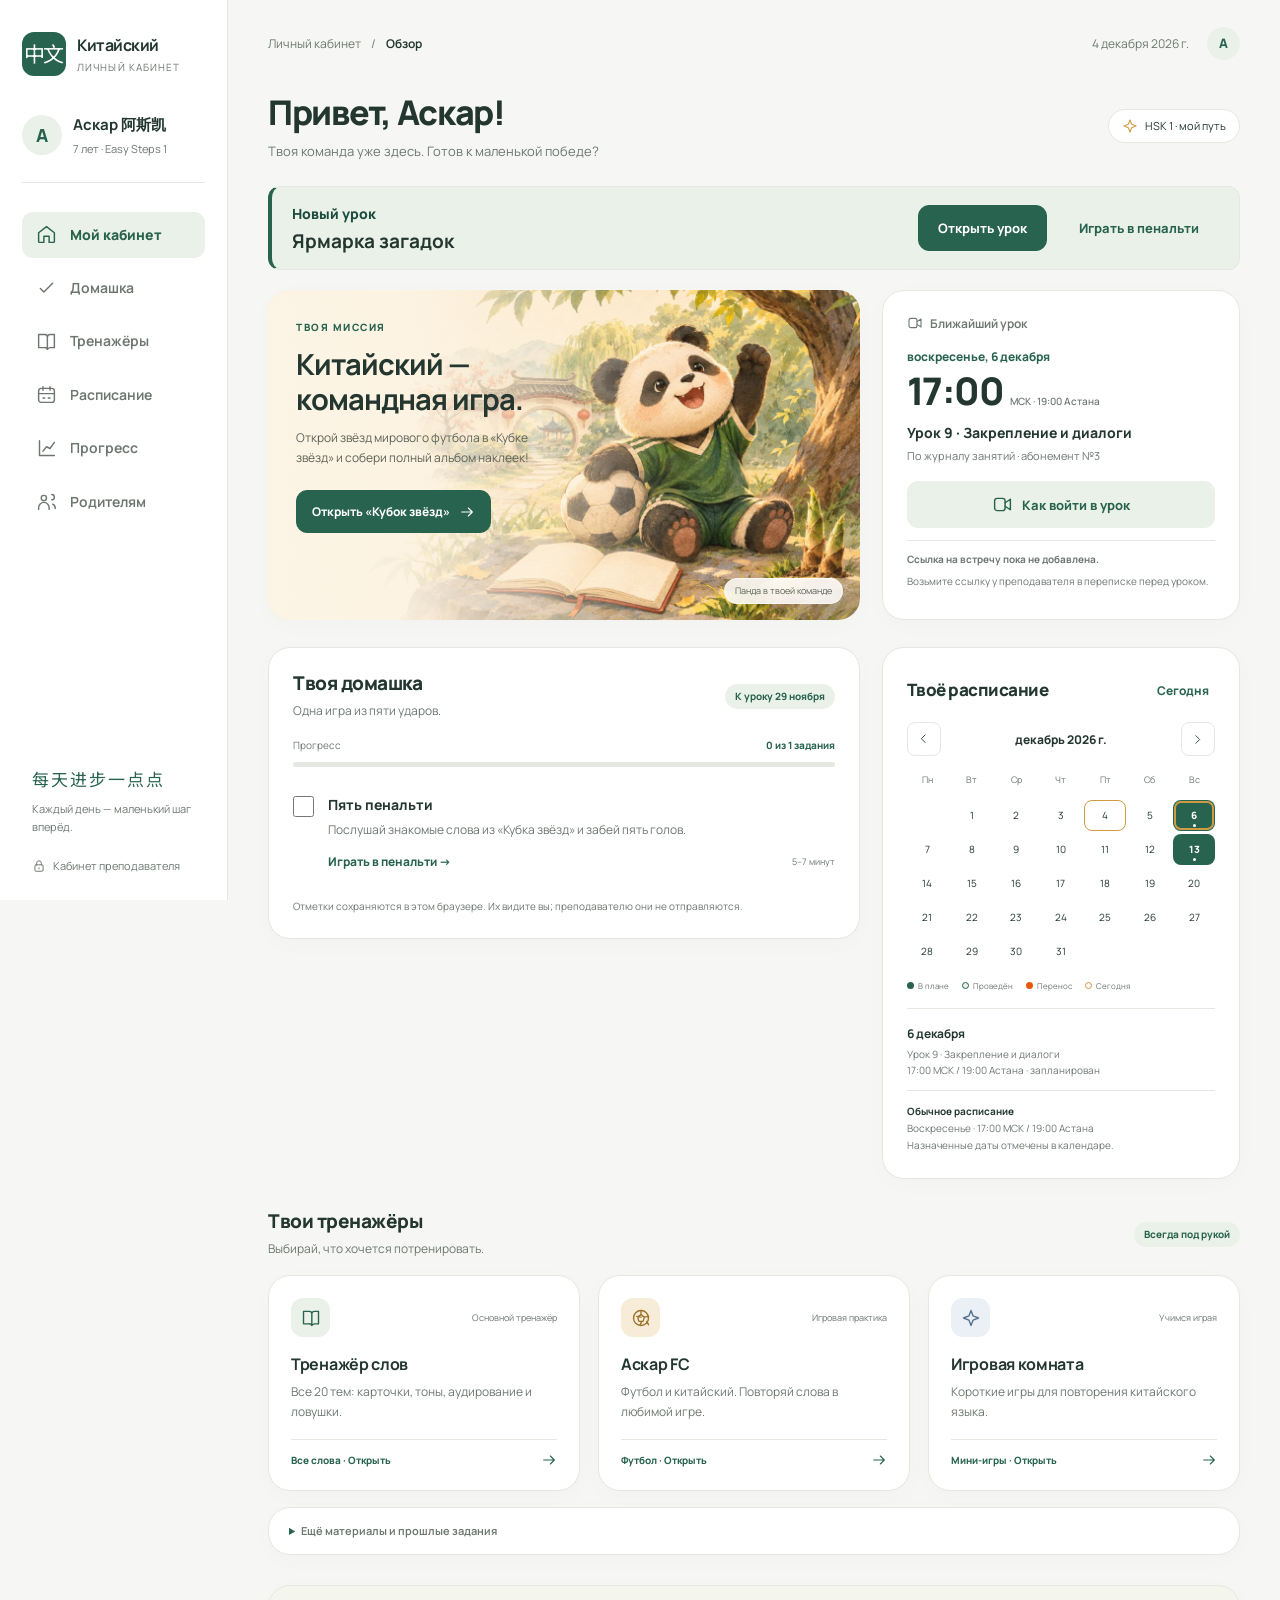
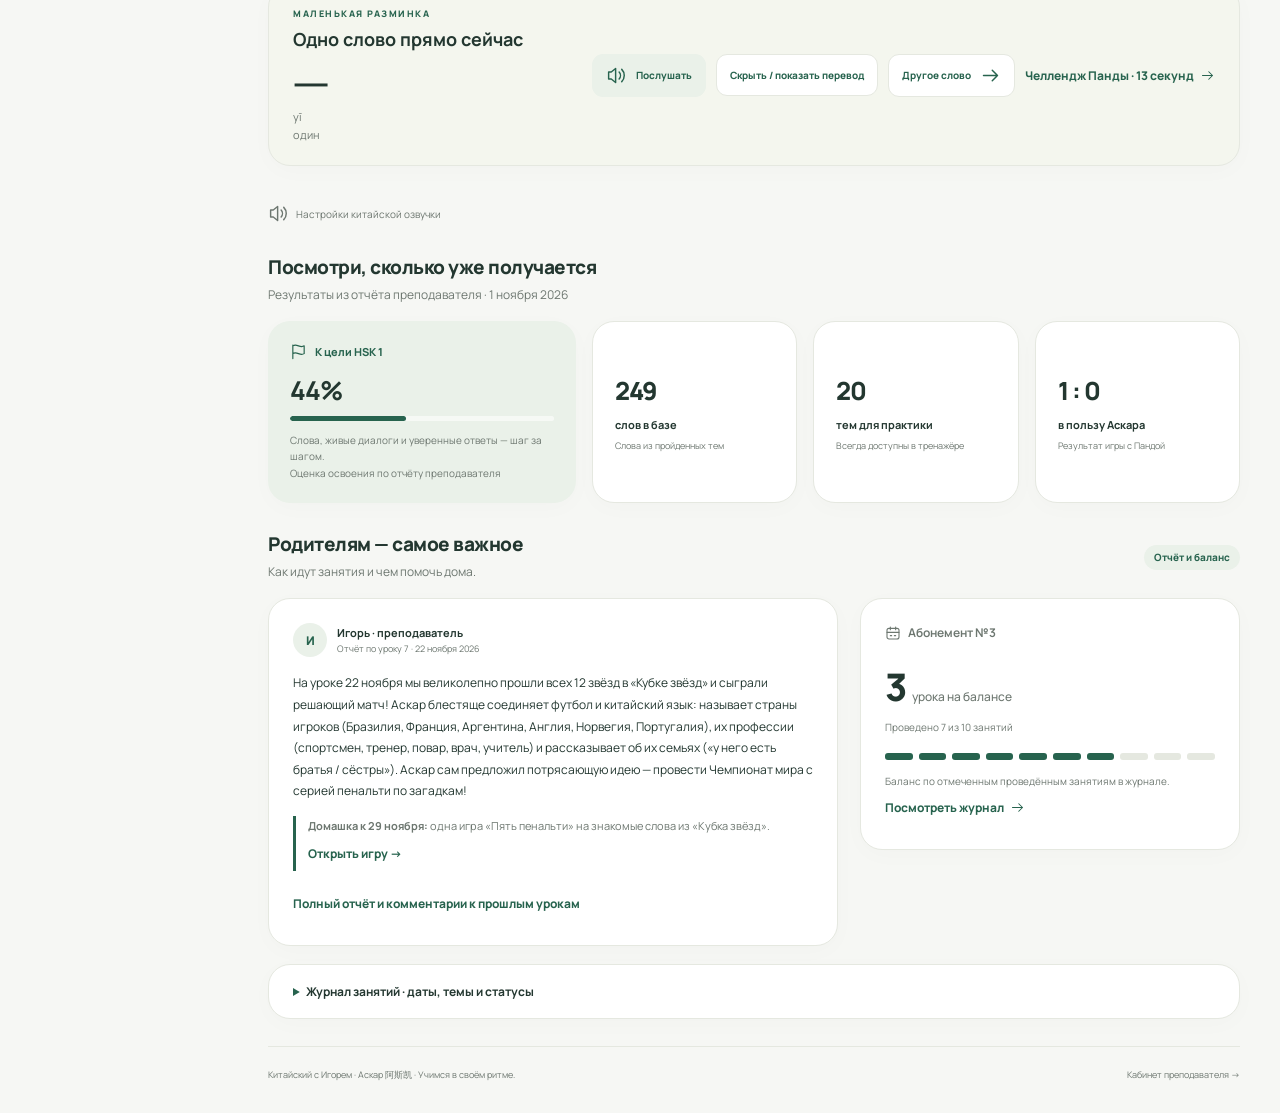
<file: index.html>
<!doctype html>



<html lang="ru"><head><meta charset="utf-8"><meta name="viewport" content="width=device-width,initial-scale=1,viewport-fit=cover"><meta name="theme-color" content="#f6f7f4"><title>Аскар · Личный кабинет китайского</title><meta name="description" content="Личный кабинет: ближайший урок, домашнее задание, тренажёры, расписание и прогресс обучения китайскому языку."><link rel="preconnect" href="https://fonts.googleapis.com"><link rel="preconnect" href="https://fonts.gstatic.com" crossorigin><link href="https://fonts.googleapis.com/css2?family=Manrope:wght@400;500;600;650;700;750;800&family=Noto+Sans+SC:wght@400;500;700&display=swap" rel="stylesheet"><style>



:root{--bg:#f6f7f4;--paper:#fff;--ink:#233730;--muted:#6d7770;--line:#e5e8e0;--accent:#27634e;--accent-dark:#1c4c3b;--soft:#eaf1e9;--tint:#f4f6ee;--gold:#ce9b43;--radius:22px;--shadow:0 5px 25px #28362b05;color-scheme:light}



*{box-sizing:border-box}html{scroll-behavior:smooth;scroll-padding-top:36px}body{margin:0;background:var(--bg);color:var(--ink);font-family:'Manrope',system-ui,-apple-system,'Segoe UI',sans-serif;font-size:14px;line-height:1.6;-webkit-font-smoothing:antialiased}body[data-theme=terra]{--accent:#9a513b;--accent-dark:#7c3e2c;--soft:#f5ece3;--tint:#faf5ec;--ink:#3b3830;--bg:#f8f7f3;--muted:#79756d;--line:#e9e5dd}body[data-theme=indigo]{--accent:#5b5d91;--accent-dark:#444774;--soft:#ededf7;--tint:#f5f4fa;--ink:#303347;--bg:#f6f6f8;--muted:#757586;--line:#e5e5ed}h1,h2,h3,p{margin:0}h1,h2,h3{line-height:1.25}a{color:inherit}button,input,select{font:inherit}button,a,input,select,summary{-webkit-tap-highlight-color:transparent}button,a{touch-action:manipulation}button{cursor:pointer}a{text-decoration:none}button{color:inherit}button:disabled{cursor:default}a:focus-visible,button:focus-visible,input:focus-visible,summary:focus-visible,select:focus-visible{outline:3px solid var(--gold);outline-offset:4px}a,button{transition:background .18s,box-shadow .18s,transform .18s}button{background:none;border:0}button:hover:not(:disabled),.btn:hover{transform:translateY(-1px)}.icon{width:21px;height:21px;flex-shrink:0;vertical-align:middle}.skip{position:fixed;top:-100px;left:12px;z-index:99;padding:12px;background:var(--accent);color:#fff;border-radius:10px}.skip:focus{top:12px}.sidebar{position:fixed;inset:0 auto 0 0;width:228px;padding:32px 22px 22px;background:#fff;border-right:1px solid var(--line);z-index:30;display:flex;flex-direction:column}.brand{display:flex;gap:11px;align-items:center}.brand-mark{font-family:'Noto Sans SC',sans-serif;font-size:21px;letter-spacing:-2px;border-radius:12px;background:var(--accent);color:#fff;width:44px;height:44px;display:grid;place-items:center;padding-right:2px}.brand strong{display:block;font-size:16px;letter-spacing:-.5px}.brand small{display:block;font-size:10px;letter-spacing:1.1px;text-transform:uppercase;color:var(--muted);margin-top:1px}.profile{display:flex;align-items:center;gap:11px;margin:37px 0 29px;padding-bottom:24px;border-bottom:1px solid var(--line)}.avatar{border-radius:50%;width:40px;height:40px;display:grid;place-items:center;background:var(--soft);color:var(--accent);font-size:18px;font-weight:800;flex-shrink:0}.profile b{font-size:15px;display:block}.profile small{color:var(--muted);font-size:11px;display:block;margin-top:3px}.nav{display:grid;gap:7px}.nav a{display:flex;gap:13px;align-items:center;color:var(--muted);padding:12px 14px;border-radius:11px;font-size:13px;font-weight:650}.nav a:hover,.nav a.active{background:var(--soft);color:var(--accent)}.nav a.active{font-weight:800}.sidebar-bottom{margin-top:auto;padding:24px 10px 3px}.sidebar-bottom .tiny-zh{font-family:'Noto Sans SC',sans-serif;font-size:17px;letter-spacing:2px;color:var(--accent)}.sidebar-bottom p{font-size:11px;color:var(--muted);margin-top:8px}.teacher-link{font-size:11px;display:flex;gap:7px;align-items:center;color:var(--muted);margin-top:22px}.teacher-link .icon{width:14px;height:14px}.workspace{margin-left:228px;max-width:1620px;padding:27px 40px 30px}.topbar{display:flex;justify-content:space-between;align-items:center;color:var(--muted);font-size:12px;margin-bottom:31px}.breadcrumbs{display:flex;gap:10px;align-items:center}.breadcrumbs b{color:var(--ink);font-weight:650}.top-right{display:flex;align-items:center;gap:18px}.top-right .avatar{width:33px;height:33px;font-size:13px}.intro{display:flex;justify-content:space-between;align-items:center;margin-bottom:25px;gap:16px}.eyebrow{font-size:10px;letter-spacing:1.5px;font-weight:800;color:var(--accent);text-transform:uppercase}.intro h1{font-size:34px;letter-spacing:-1.3px;font-weight:800;margin-bottom:7px}.intro p{font-size:13px;color:var(--muted)}.level-badge{display:inline-flex;align-items:center;gap:7px;border:1px solid var(--line);border-radius:999px;padding:7px 13px;background:#fff;font-size:11px;white-space:nowrap}.level-badge .icon{color:var(--gold);width:16px;height:16px}.hero-row{display:grid;grid-template-columns:minmax(0,1.65fr) minmax(290px,1fr);gap:22px;margin-bottom:27px}.hero{position:relative;isolation:isolate;overflow:hidden;min-height:308px;border-radius:var(--radius);background:#faf0dd;box-shadow:var(--shadow)}.hero-img{position:absolute;right:0;top:0;width:100%;height:100%;object-fit:cover;object-position:75% 50%;z-index:-2}.hero::after{content:'';position:absolute;inset:0;background:linear-gradient(90deg,#fcf4e5 0%,#fcf4e5ed 22%,#fcf4e585 46%,transparent 70%);z-index:-1}.hero-copy{position:relative;padding:29px 28px;width:66%;max-width:420px}.hero h2{font-size:29px;letter-spacing:-1px;margin:12px 0 12px;line-height:1.18}.hero-desc{font-size:12px;line-height:1.65;max-width:240px;color:#5d6257}.hero .btn{margin-top:23px;font-size:11px;padding:12px 15px;min-height:43px}.hero .btn .icon{width:16px;height:16px}.hero-note{position:absolute;right:17px;bottom:16px;background:#ffffffd9;backdrop-filter:blur(8px);padding:5px 10px;font-size:9px;border:1px solid #ffffff8f;border-radius:99px;color:#5b6253}.btn{display:inline-flex;justify-content:center;align-items:center;gap:9px;min-height:46px;padding:12px 19px;border-radius:11px;background:var(--accent);border:1px solid var(--accent);color:#fff;font-weight:750;font-size:12px;line-height:1.4}.btn:hover{background:var(--accent-dark);box-shadow:0 4px 12px #00000013}.btn-light{background:var(--soft);border-color:transparent;color:var(--accent)}.btn-light:hover{background:var(--soft);filter:brightness(.97)}.btn-outline{background:#fff;color:var(--accent);border-color:var(--line)}.btn-outline:hover{background:var(--soft)}.text-link{color:var(--accent);font-size:11px;font-weight:750;display:inline-flex;align-items:center;gap:6px;min-height:36px}.text-link .icon{width:15px;height:15px}.text-link:hover{text-decoration:underline}.card{background:var(--paper);border:1px solid var(--line);border-radius:var(--radius);box-shadow:var(--shadow)}.lesson-card{padding:24px;display:flex;flex-direction:column;position:relative;min-height:308px}.card-kicker{font-size:11px;color:var(--muted);display:flex;align-items:center;gap:7px;font-weight:650}.card-kicker .icon{width:16px;height:16px}.lesson-when{font-size:12px;font-weight:750;color:var(--accent);margin:16px 0 1px}.lesson-time{font-size:38px;letter-spacing:-1.5px;font-weight:800;line-height:1.2}.lesson-time small{font-size:10px;letter-spacing:0;color:var(--muted);font-weight:550;margin-left:7px}.lesson-topic{font-size:13px;font-weight:750;margin:10px 0 3px;line-height:1.45}.lesson-number{font-size:10px;color:var(--muted);margin-bottom:17px}.lesson-card .btn{width:100%;margin-top:auto}.lesson-note{font-size:11px;color:var(--muted);margin:7px 0 12px;line-height:1.5}.section-head{display:flex;justify-content:space-between;align-items:center;gap:14px;margin:0 0 17px}.section-head h2{font-size:19px;letter-spacing:-.5px;font-weight:800}.section-head p{font-size:11px;color:var(--muted);margin-top:5px}.study-row{display:grid;grid-template-columns:minmax(0,1.65fr) minmax(290px,1fr);gap:22px;align-items:start;margin-bottom:31px}.homework-card{padding:24px}.pill{display:inline-flex;align-items:center;gap:5px;font-size:10px;font-weight:750;line-height:1.3;border-radius:99px;background:var(--soft);color:var(--accent);padding:6px 10px;white-space:nowrap}.hw-summary{display:flex;justify-content:space-between;align-items:center;margin:14px 0 9px;font-size:10px;color:var(--muted)}.hw-summary b{color:var(--accent);font-weight:750}.track{background:var(--line);height:5px;overflow:hidden;border-radius:10px}.track span{display:block;height:100%;background:var(--accent);border-radius:10px;transition:width .25s}.tasks{padding:0;margin:10px 0 0;list-style:none}.task{position:relative;display:grid;grid-template-columns:22px minmax(0,1fr);gap:13px;padding:17px 0;border-bottom:1px solid var(--line)}.task:last-child{border:0;padding-bottom:3px}.task input{width:21px;height:21px;margin:2px 0 0;accent-color:var(--accent);cursor:pointer}.task label{display:block;cursor:pointer;font-weight:750;font-size:13px;line-height:1.5}.task p{font-size:11px;color:var(--muted);line-height:1.65;margin-top:5px;max-width:470px}.task.done label{text-decoration:line-through;color:var(--muted)}.task-bottom{display:flex;justify-content:space-between;align-items:center;gap:10px;margin-top:4px;flex-wrap:wrap}.task-time{font-size:9px;color:var(--muted);display:flex;align-items:center;gap:4px}.task-time .icon{width:12px;height:12px}.hw-complete{background:var(--soft);border-radius:10px;padding:12px;margin-top:15px;font-size:12px;color:var(--accent);font-weight:750}.storage-note{font-size:9px;color:var(--muted);margin:15px 0 0}.schedule-card{padding:24px}.schedule-card .section-head{margin-bottom:14px}.schedule-card h2{font-size:17px}.calendar-nav{display:flex;align-items:center;justify-content:space-between;margin:14px 0 12px;font-size:12px;font-weight:750}.calendar-nav button{width:34px;height:34px;display:grid;place-items:center;border-radius:8px;border:1px solid var(--line)}.calendar-nav button:hover{background:var(--soft)}.calendar-nav button .icon{width:13px;height:13px}.calendar-prev{transform:rotate(180deg)}.calendar-grid{display:grid;grid-template-columns:repeat(7,minmax(0,1fr));gap:3px}.weekday{font-size:9px;color:var(--muted);text-align:center;padding:5px 0 9px}.day{height:31px;border-radius:8px;font-size:10px;position:relative;display:grid;place-items:center;border:1px solid transparent;min-width:0}.day.has-lesson{background:var(--soft);color:var(--accent);font-weight:800}.day.has-lesson::after{content:'';position:absolute;bottom:3px;width:3px;height:3px;border-radius:50%;background:currentColor}.day.planned{background:var(--accent);color:#fff}.day.today{border-color:var(--gold)}.day[aria-pressed=true]{box-shadow:inset 0 0 0 2px var(--gold)}.day:hover{background:var(--soft);transform:none!important}.calendar-key{display:flex;gap:13px;margin:13px 0 16px;font-size:8px;color:var(--muted);flex-wrap:wrap}.calendar-key span{display:flex;align-items:center;gap:4px}.dot{width:7px;height:7px;background:var(--accent);border-radius:50%;display:inline-block}.dot.pale{background:var(--soft);border:1px solid var(--accent)}.dot.outline{background:transparent;border:1px solid var(--gold)}.calendar-detail{border-top:1px solid var(--line);padding-top:15px;min-height:70px;font-size:11px}.calendar-detail strong{display:block;font-size:12px;margin-bottom:3px}.calendar-detail p{color:var(--muted);font-size:10px}.schedule-rule{font-size:10px;color:var(--muted);line-height:1.7;margin-top:12px;border-top:1px solid var(--line);padding-top:12px}.schedule-rule b{display:block;font-size:10px;color:var(--ink)}.trainers-section{margin-bottom:30px}.trainers-grid{display:grid;grid-template-columns:repeat(3,minmax(0,1fr));gap:18px}.trainer-card{display:flex;flex-direction:column;padding:22px;transition:transform .2s,box-shadow .2s,border-color .2s;min-height:212px}.trainer-card:hover{transform:translateY(-3px);border-color:var(--accent);box-shadow:0 9px 25px #33333309}.trainer-top{display:flex;align-items:center;justify-content:space-between;margin-bottom:17px;gap:8px}.trainer-icon{width:39px;height:39px;border-radius:12px;display:grid;place-items:center;background:var(--soft);color:var(--accent)}.trainer-icon .icon{width:20px;height:20px}.trainer-top small{font-size:8px;color:var(--muted);text-align:right}.trainer-card:nth-child(2) .trainer-icon{background:#f7ecd7;color:#9c722b}.trainer-card:nth-child(3) .trainer-icon{background:#eaf0f6;color:#55718d}.trainer-card h3{font-size:16px;letter-spacing:-.3px;margin-bottom:8px}.trainer-card p{font-size:11px;color:var(--muted);line-height:1.65;margin-bottom:17px;max-width:270px}.trainer-footer{display:flex;align-items:center;justify-content:space-between;margin-top:auto;padding-top:12px;border-top:1px solid var(--line);font-size:10px;color:var(--accent);font-weight:750}.trainer-footer .icon{width:16px;height:16px}.materials{margin-top:16px;padding:0 20px}.materials>summary{font-size:11px;font-weight:650;padding:14px 0;color:var(--muted)}summary{cursor:pointer;min-height:44px}details>summary::marker{color:var(--accent)}details[open]>summary{margin-bottom:5px}.materials-list{display:grid;grid-template-columns:repeat(2,minmax(0,1fr));gap:0 22px;padding-bottom:14px}.materials-list a{display:flex;justify-content:space-between;align-items:center;gap:10px;font-size:11px;padding:12px 0;border-bottom:1px solid var(--line)}.materials-list a:hover{color:var(--accent)}.materials-list .icon{width:14px;height:14px}.progress-section{margin-bottom:30px}.progress-grid{display:grid;grid-template-columns:1.5fr repeat(3,1fr);gap:16px}.goal-card{padding:22px;background:var(--soft);border:0}.goal-top{display:flex;align-items:center;gap:8px;color:var(--accent);font-size:11px;font-weight:750}.goal-top .icon{width:17px;height:17px}.goal-card h3{font-size:26px;letter-spacing:-1px;margin:14px 0 9px}.goal-card p{font-size:10px;color:var(--muted);margin:11px 0 0;line-height:1.65}.goal-card .track{background:#ffffff94}.stat-card{padding:22px;display:flex;flex-direction:column;justify-content:center}.stat-value{font-size:25px;font-weight:800;letter-spacing:-1px;white-space:nowrap}.stat-label{font-size:11px;font-weight:700;margin:5px 0}.stat-note{font-size:9px;color:var(--muted);line-height:1.6}.parents-section{margin-bottom:27px}.parents-overview{display:grid;align-items:start;grid-template-columns:1.5fr 1fr;gap:22px}.parent-card,.balance-card{padding:24px}.teacher-meta{display:flex;align-items:center;gap:10px;margin-bottom:15px}.teacher-meta .avatar{font-size:12px;width:34px;height:34px}.teacher-meta b{font-size:11px;display:block}.teacher-meta small{font-size:9px;color:var(--muted);display:block;margin-top:1px}.parent-card p{font-size:12px;line-height:1.8}.parent-action{border-left:3px solid var(--accent);padding-left:12px;margin:14px 0;color:var(--muted);font-size:11px;line-height:1.75}.balance-card .balance-number{font-size:38px;letter-spacing:-1.4px;font-weight:800;margin-top:13px}.balance-number small{font-size:12px;color:var(--muted);font-weight:500;letter-spacing:0}.balance-caption{font-size:10px;color:var(--muted);margin:3px 0 18px}.lesson-dots{display:flex;gap:6px;margin:13px 0}.lesson-dots span{height:7px;border-radius:3px;background:var(--line);flex:1}.lesson-dots .used{background:var(--accent)}.balance-note{font-size:10px;color:var(--muted);margin-top:10px}.journal{margin-top:18px;padding:0 24px}.journal>summary{padding:17px 0;font-size:12px;font-weight:700}.table-scroll{overflow:auto;padding-bottom:16px}table{width:100%;border-collapse:collapse;font-size:11px;min-width:640px;text-align:left}th{font-size:10px;color:var(--muted);font-weight:650;padding:12px 10px;background:var(--tint)}td{padding:14px 10px;border-bottom:1px solid var(--line);line-height:1.6}td:last-child{white-space:nowrap;color:var(--accent)}.legacy{font-size:12px;color:var(--ink);line-height:1.85;margin:13px 0 21px}.legacy h2,.legacy h3,.legacy h4{font-size:14px;margin:15px 0 10px}.legacy p{font-size:12px;margin:12px 0}.legacy details{padding:9px 0;border-bottom:1px solid var(--line)}.legacy summary{font-size:11px;font-weight:650;min-height:35px}.legacy .feedback-meta,.legacy .report-top{display:flex;justify-content:space-between;gap:10px;flex-wrap:wrap}.legacy .feedback-meta{font-size:10px;color:var(--muted);margin-bottom:12px}.legacy .hl-pill,.legacy .report-badge{display:inline-block;border-radius:6px;padding:4px 7px;background:var(--soft);color:var(--accent);font-size:9px;margin:4px 3px 3px 0}.legacy .report-highlight,.legacy .report-focus-box{padding:14px;background:var(--tint);border-radius:12px;margin:10px 0}.extra-card{padding:21px 24px;margin:0 0 28px;display:flex;justify-content:space-between;align-items:center;gap:25px;background:var(--tint)}.extra-copy .eyebrow{font-size:9px}.extra-copy h3{font-size:18px;margin:7px 0}.extra-copy p{font-size:11px;color:var(--muted)}.extra-actions{display:flex;align-items:center;gap:10px;flex-wrap:wrap}.extra-actions .btn{font-size:10px;padding:10px 13px;min-height:42px}.word-hanzi{font-family:'Noto Sans SC',sans-serif;font-size:36px;line-height:1.4}.word-detail{font-size:11px;color:var(--muted);min-height:18px}.voice-settings{font-size:10px;color:var(--muted);margin:0 0 22px}.voice-settings summary{display:flex;align-items:center;gap:7px;min-height:40px}.voice-settings select{max-width:100%;background:#fff;border:1px solid var(--line);border-radius:8px;padding:9px;font-size:11px;margin:5px 0}.voice-status{font-size:10px;color:var(--muted);display:block;margin-top:5px}.footer{display:flex;justify-content:space-between;align-items:center;gap:18px;border-top:1px solid var(--line);padding:21px 0 0;font-size:9px;color:var(--muted)}.footer a{white-space:nowrap}.mobile-nav{display:none}dialog{border:1px solid var(--line);border-radius:25px;max-width:430px;width:calc(100% - 36px);padding:30px;text-align:center;color:var(--ink);box-shadow:0 20px 80px #0002}dialog::backdrop{background:#13271f88;backdrop-filter:blur(5px)}dialog h2{font-size:24px;margin-bottom:12px}dialog p{font-size:13px;color:var(--muted);line-height:1.7}dialog .btn{margin-top:20px}.timer-value{font-size:70px;font-weight:800;color:var(--accent);line-height:1.4}.timer-zh{font-size:23px;font-family:'Noto Sans SC',sans-serif}.zoom-help{margin-top:12px;border-top:1px solid var(--line);padding-top:10px;font-size:10px;color:var(--muted)}.zoom-help summary{font-size:10px;min-height:30px}.zoom-help p{font-size:10px;margin:6px 0}code{font-family:'Noto Sans SC',sans-serif;background:var(--soft);padding:1px 4px;border-radius:4px}section[id],div[id]{scroll-margin-top:30px}[hidden]{display:none!important}



.task label{font-size:14px}.task p{font-size:12px}.trainer-card p{font-size:12px}.btn{font-size:13px}.text-link{font-size:12px}.card-kicker{font-size:12px}.lesson-number{font-size:11px}.lesson-topic{font-size:14px}.nav a{font-size:14px}.storage-note{font-size:10px}.section-head p{font-size:12px}.trainer-top small{font-size:9px}.hero .btn{font-size:12px}



@media(min-width:1700px){.workspace{margin-right:auto;margin-left:max(228px,calc((100vw - 1392px)/2 + 228px))}}



@media(max-width:1230px){.sidebar{width:200px;padding:28px 16px}.workspace{margin-left:200px;padding:25px}.hero-copy{padding:25px 22px;width:69%}.hero h2{font-size:25px}.hero-desc{font-size:11px}.hero .btn{font-size:10px;padding:11px}.hero-row,.study-row{gap:18px;grid-template-columns:minmax(0,1.5fr) minmax(280px,1fr)}.lesson-card,.homework-card,.schedule-card{padding:21px}.progress-grid{grid-template-columns:repeat(3,1fr)}.goal-card{grid-column:1/-1;display:grid;grid-template-columns:1fr 1fr;column-gap:28px;align-items:center}.goal-card h3{grid-row:1/3;grid-column:2;margin:0 0 9px;font-size:30px}.goal-card .track{grid-column:2;grid-row:2}.goal-card p{grid-column:1;grid-row:2;margin:4px 0 0}.trainers-grid{gap:14px}.trainer-card{padding:18px}.trainer-top small{font-size:8px}.parents-overview{grid-template-columns:1.5fr 1fr}}



@media(max-width:1000px){.sidebar{width:176px;padding:27px 13px}.brand{gap:7px}.brand strong{font-size:13px}.brand small{font-size:8px}.brand-mark{width:36px;height:36px;font-size:18px}.workspace{margin-left:176px;padding:23px}.nav a{font-size:11px;padding:11px 10px;gap:10px}.profile small{font-size:9px}.hero-row{grid-template-columns:1fr}.hero{min-height:285px}.hero-img{width:82%;object-position:70% 50%}.hero-copy{width:60%;max-width:450px;padding:29px}.hero h2{font-size:31px}.hero-desc{font-size:13px;max-width:290px}.hero .btn{font-size:12px}.lesson-card{min-height:0;display:grid;grid-template-columns:1fr 1fr;gap:0 22px}.lesson-card .card-kicker{grid-column:1/-1;margin-bottom:9px}.lesson-card .lesson-when{grid-column:1;grid-row:2;margin-top:0}.lesson-time{grid-column:1;grid-row:3}.lesson-topic{grid-column:2;grid-row:2/4;margin:0;font-size:14px;align-self:center}.lesson-number{grid-column:2;margin-bottom:0}.lesson-card .btn{grid-column:1/-1;margin-top:15px;max-width:100%}.lesson-note{grid-column:1/-1}.lesson-card .zoom-help{grid-column:1/-1}.study-row{grid-template-columns:1fr}.schedule-card{display:grid;grid-template-columns:1fr 1fr;gap:0 25px}.schedule-card .section-head{grid-column:1/-1}.calendar-nav{grid-column:1;grid-row:2;margin-top:0}.calendar-grid{grid-column:1;grid-row:3/6}.calendar-key{grid-column:1;grid-row:6}.calendar-detail{grid-column:2;grid-row:2/4;padding-top:6px;border:0}.schedule-rule{grid-column:2;grid-row:4/6}.trainers-grid{grid-template-columns:1fr}.trainer-card{display:grid;grid-template-columns:1fr auto;column-gap:18px;min-height:0;padding:20px}.trainer-top{grid-column:1;grid-row:1;margin-bottom:9px;justify-content:flex-start;gap:13px}.trainer-card h3{grid-column:1;grid-row:2}.trainer-card p{grid-column:1;grid-row:3;margin:0;max-width:none}.trainer-footer{grid-column:2;grid-row:1/4;border:0;gap:10px;margin:auto 0}.parents-overview{grid-template-columns:1fr}.extra-card{flex-wrap:wrap}.materials-list{grid-template-columns:1fr}.level-badge{font-size:9px}.intro h1{font-size:30px}.topbar{font-size:10px}.top-right{gap:10px}}



@media(max-width:700px){html{scroll-padding-top:20px}.sidebar{display:none}.workspace{margin:0;padding:20px 18px 100px}.topbar{margin-bottom:23px}.breadcrumbs{font-size:10px}.top-right .today-label{display:none}.intro{margin-bottom:21px}.intro h1{font-size:29px;letter-spacing:-1px}.intro p{font-size:12px;max-width:240px}.level-badge{padding:6px 9px;font-size:9px;align-self:flex-start;margin-top:4px}.level-badge .icon{width:13px;height:13px}.hero-row{gap:16px;margin-bottom:24px}.hero{min-height:290px}.hero-copy{padding:24px 21px;width:68%}.hero h2{font-size:27px;letter-spacing:-.7px}.hero .eyebrow{font-size:8px;letter-spacing:1.2px}.hero-desc{font-size:11px;max-width:210px}.hero .btn{font-size:10px;margin-top:21px;padding:12px}.hero-note{font-size:8px;right:12px;bottom:12px}.hero-img{width:100%;object-position:76% 50%}.hero::after{background:linear-gradient(90deg,#fcf4e5 0%,#fcf4e5ed 20%,#fcf4e59c 46%,transparent 82%)}.lesson-card{padding:21px;column-gap:16px}.lesson-time{font-size:33px}.lesson-time small{font-size:8px;display:block;margin:2px 0 4px;letter-spacing:0}.lesson-topic{font-size:12px}.lesson-number{font-size:8px}.lesson-when{font-size:10px}.lesson-card .btn{margin-top:15px}.section-head h2{font-size:18px}.section-head{align-items:flex-start}.homework-card,.schedule-card{padding:21px}.homework-card .section-head{gap:8px}.pill{font-size:8px;padding:6px 8px}.task{gap:12px;padding:16px 0}.task label{font-size:14px}.task p{font-size:12px}.text-link{font-size:12px}.task-time{font-size:9px}.study-row{margin-bottom:26px;gap:20px}.schedule-card{display:block}.calendar-nav{margin-top:13px}.day{height:37px;font-size:12px}.weekday{font-size:10px}.calendar-key{font-size:9px}.calendar-detail{border-top:1px solid var(--line);padding-top:13px}.calendar-detail strong{font-size:12px}.calendar-detail p{font-size:11px}.schedule-rule{font-size:10px}.trainer-card{padding:20px}.trainer-card h3{font-size:16px}.trainer-card p{font-size:11px}.trainer-top{margin-bottom:12px}.trainer-footer{width:34px;height:34px;border-radius:50%;background:var(--soft);justify-content:center;flex-shrink:0}.trainer-footer span{display:none}.trainer-top small{font-size:9px}.materials{padding:0 18px}.progress-grid{grid-template-columns:repeat(3,minmax(0,1fr));gap:10px}.goal-card{padding:19px;display:block}.goal-card h3{font-size:30px;margin:13px 0}.goal-card p{font-size:10px;margin-top:10px}.stat-card{padding:15px 10px;justify-content:flex-start}.stat-value{font-size:20px;letter-spacing:-.8px}.stat-label{font-size:9px;line-height:1.5}.stat-note{font-size:8px}.parent-card,.balance-card{padding:21px}.parent-card p{font-size:12px}.journal{padding:0 18px}.extra-card{padding:20px}.extra-copy h3{font-size:17px}.footer{align-items:flex-start;font-size:9px;flex-direction:column;gap:6px}.footer a{display:none}.mobile-nav{display:grid;position:fixed;bottom:0;left:0;right:0;grid-template-columns:repeat(5,1fr);background:#ffffffed;backdrop-filter:blur(16px);border-top:1px solid var(--line);padding:9px 5px max(10px,env(safe-area-inset-bottom));z-index:50;box-shadow:0 -5px 20px #1b312008}.mobile-nav a{display:flex;flex-direction:column;gap:3px;align-items:center;justify-content:center;min-height:43px;font-size:8px;color:var(--muted);border-radius:9px}.mobile-nav .icon{width:19px;height:19px}.mobile-nav a.active{color:var(--accent);background:var(--soft)}.extra-actions .btn{font-size:10px}.voice-settings{margin-bottom:15px}}



@media(max-width:370px){.intro{display:block}.intro p{max-width:none}.intro .level-badge{margin-top:11px}.workspace{padding-left:13px;padding-right:13px}.intro h1{font-size:26px}.hero-copy{padding:23px 18px;width:76%}.hero h2{font-size:25px}.hero-note{font-size:7px}.hero .btn{font-size:9px}.stat-value{font-size:18px}.section-head h2{font-size:16px}.homework-card{padding:18px}.pill{font-size:7px}.lesson-time{font-size:29px}.lesson-card{column-gap:12px}.lesson-topic{font-size:11px}}



@media(prefers-reduced-motion:reduce){html{scroll-behavior:auto}*,*::before,*::after{transition:none!important;animation:none!important}}







.day.postponed{background:#fff7ed;color:#c2410c;border:1px dashed #fdba74}



.day.postponed::after{content:'';position:absolute;bottom:3px;width:3px;height:3px;border-radius:50%;background:#ea580c}



.dot.warn{background:#ea580c;width:7px;height:7px;border-radius:50%;display:inline-block}



.status-badge-postponed{display:inline-block;border-radius:6px;padding:3px 8px;background:#fef3c7;color:#92400e;font-weight:700;font-size:10px}





.new-lesson-banner{display:flex;align-items:center;justify-content:space-between;gap:12px 20px;flex-wrap:wrap;padding:16px 20px;margin:0 0 20px;border:1px solid var(--line);border-left:4px solid var(--accent);border-radius:12px;background:var(--soft)}

.new-lesson-banner .new-lesson-label{color:var(--accent-dark);font-size:14px;font-weight:800;margin-bottom:4px}

.new-lesson-banner h2{font-size:19px;color:var(--ink);line-height:1.25}.new-lesson-banner .btn{flex-shrink:0;font-size:13px}

@media(max-width:420px){.new-lesson-banner{padding:13px 14px;margin-bottom:15px}.new-lesson-banner h2{font-size:17px}}

.new-lesson-actions{display:flex;flex-wrap:wrap;gap:8px 12px;align-items:center}.new-lesson-actions .text-link{font-size:13px}
</style></head>



<body data-theme="forest"><a class="skip" href="#main">Перейти к содержимому</a>



<aside class="sidebar"><a class="brand" href="#overview" aria-label="Китайский — личный кабинет"><span class="brand-mark" lang="zh-CN">中文</span><span><strong>Китайский</strong><small>Личный кабинет</small></span></a><div class="profile"><span class="avatar">А</span><div><b>Аскар <span lang="zh-CN">阿斯凯</span></b><small>7 лет · Easy Steps 1</small></div></div><nav class="nav" aria-label="Основная навигация"><a href="#overview" data-nav class="active" aria-current=location><svg class="icon" viewBox="0 0 24 24" fill="none" stroke="currentColor" stroke-width="1.65" stroke-linecap="round" stroke-linejoin="round" aria-hidden="true"><path d="m3 10 9-7 9 7v10a1 1 0 0 1-1 1h-5v-7H9v7H4a1 1 0 0 1-1-1z"/></svg><span>Мой кабинет</span></a><a href="#homework" data-nav class="" ><svg class="icon" viewBox="0 0 24 24" fill="none" stroke="currentColor" stroke-width="1.65" stroke-linecap="round" stroke-linejoin="round" aria-hidden="true"><path d="m5 12 4 4L19 6"/></svg><span>Домашка</span></a><a href="#trainers" data-nav class="" ><svg class="icon" viewBox="0 0 24 24" fill="none" stroke="currentColor" stroke-width="1.65" stroke-linecap="round" stroke-linejoin="round" aria-hidden="true"><path d="M4 4h6a3 3 0 0 1 3 3v14a4 4 0 0 0-4-2H3V4zM13 7a3 3 0 0 1 3-3h5v15h-5a4 4 0 0 0-3 2"/></svg><span>Тренажёры</span></a><a href="#schedule" data-nav class="" ><svg class="icon" viewBox="0 0 24 24" fill="none" stroke="currentColor" stroke-width="1.65" stroke-linecap="round" stroke-linejoin="round" aria-hidden="true"><rect x="3" y="5" width="18" height="16" rx="3"/><path d="M16 3v4M8 3v4M3 11h18m-13 5h2m4 0h2"/></svg><span>Расписание</span></a><a href="#progress" data-nav class="" ><svg class="icon" viewBox="0 0 24 24" fill="none" stroke="currentColor" stroke-width="1.65" stroke-linecap="round" stroke-linejoin="round" aria-hidden="true"><path d="M4 3v17h17M8 15l4-5 4 2 5-7"/></svg><span>Прогресс</span></a><a href="#parents" data-nav class="" ><svg class="icon" viewBox="0 0 24 24" fill="none" stroke="currentColor" stroke-width="1.65" stroke-linecap="round" stroke-linejoin="round" aria-hidden="true"><circle cx="9" cy="8" r="3"/><path d="M3 21v-2a6 6 0 0 1 12 0v2m3-17a3 3 0 0 1 0 6m1 5a5 5 0 0 1 3 5"/></svg><span>Родителям</span></a></nav><div class="sidebar-bottom"><div class="tiny-zh" lang="zh-CN">每天进步一点点</div><p>Каждый день — маленький шаг вперёд.</p><a class="teacher-link" href="console.html"><svg class="icon" viewBox="0 0 24 24" fill="none" stroke="currentColor" stroke-width="1.65" stroke-linecap="round" stroke-linejoin="round" aria-hidden="true"><rect x="5" y="10" width="14" height="11" rx="2"/><path d="M8 10V7a4 4 0 0 1 8 0v3m-4 5v2"/></svg>Кабинет преподавателя</a></div></aside>



<main class="workspace" id="main"><header class="topbar"><div class="breadcrumbs">Личный кабинет<span>/</span><b>Обзор</b></div><div class="top-right"><span class="today-label" id="today-date">Ноябрь 2026</span><span class="avatar" aria-label="Аскар">А</span></div></header>



<section id="overview" data-section aria-labelledby="welcome-title"><div class="intro"><div><h1 id="welcome-title">Привет, Аскар!</h1><p>Твоя команда уже здесь. Готов к маленькой победе?</p></div><span class="level-badge"><svg class="icon" viewBox="0 0 24 24" fill="none" stroke="currentColor" stroke-width="1.65" stroke-linecap="round" stroke-linejoin="round" aria-hidden="true"><path d="m12 3 2.5 6.5L21 12l-6.5 2.5L12 21l-2.5-6.5L3 12l6.5-2.5z"/></svg>HSK 1 · мой путь</span></div><aside class="new-lesson-banner" id="new-student-lesson" aria-labelledby="new-student-lesson-title">
    <div><p class="new-lesson-label">Новый урок</p><h2 id="new-student-lesson-title">Ярмарка загадок</h2></div>
    <div class="new-lesson-actions"><a class="btn" href="lessons/riddle-fair.html">Открыть урок</a><a class="btn btn-light" href="homework-penalties.html">Играть в пенальти</a></div>
  </aside>

<div class="hero-row"><div class="hero"><img class="hero-img" src="assets/dashboard-hero.webp" alt="" width="1200" height="800" fetchpriority="high"><div class="hero-copy"><div class="eyebrow">ТВОЯ МИССИЯ</div><h2>Китайский —<br>командная игра.</h2><p class="hero-desc">Открой звёзд мирового футбола в «Кубке звёзд» и собери полный альбом наклеек!</p><a class="btn" href="askar-fc.html#stars">Открыть «Кубок звёзд»<svg class="icon" viewBox="0 0 24 24" fill="none" stroke="currentColor" stroke-width="1.65" stroke-linecap="round" stroke-linejoin="round" aria-hidden="true"><path d="M4 12h16m-6-6 6 6-6 6"/></svg></a></div><span class="hero-note">Панда в твоей команде</span></div>



<div class="card lesson-card"><h2 class="card-kicker"><svg class="icon" viewBox="0 0 24 24" fill="none" stroke="currentColor" stroke-width="1.65" stroke-linecap="round" stroke-linejoin="round" aria-hidden="true"><rect x="3" y="5" width="12" height="14" rx="3"/><path d="m15 10 6-4v12l-6-4"/></svg><span id="lesson-heading">Ближайший урок</span></h2><div class="lesson-when" id="lesson-date">29 ноября 2026</div><div class="lesson-time">17:00<small>МСК · 19:00 Астана</small></div><h3 class="lesson-topic">Чемпионат мира: серия пенальти с загадками и новые диалоги</h3><div class="lesson-number">Урок 8 · абонемент №3</div><p class="lesson-note" id="lesson-note" hidden></p><a class="btn btn-light" href="#zoom-instructions"><svg class="icon" viewBox="0 0 24 24" fill="none" stroke="currentColor" stroke-width="1.65" stroke-linecap="round" stroke-linejoin="round" aria-hidden="true"><rect x="3" y="5" width="12" height="14" rx="3"/><path d="m15 10 6-4v12l-6-4"/></svg>Как войти в урок</a><div class="zoom-help" id="zoom-instructions"><b>Ссылка на встречу пока не добавлена.</b><p>Возьмите ссылку у преподавателя в переписке перед уроком.</p></div></div></div></section>



<div class="study-row"><section class="card homework-card" id="homework" data-section aria-labelledby="homework-title">
  <div class="section-head"><div><h2 id="homework-title">Твоя домашка</h2><p>Одна игра из пяти ударов.</p></div><span class="pill">К уроку 29 ноября</span></div>
  <div class="hw-summary"><span>Прогресс</span><b id="hw-counter">0 из 1 задания</b></div>
  <div class="track" id="hw-progressbar" role="progressbar" aria-label="Выполнение домашних заданий" aria-valuemin="0" aria-valuemax="100" aria-valuenow="0"><span id="hw-progress" style="width:0%"></span></div>
  <ol class="tasks"><li class="task"><input class="task-check" type="checkbox" id="task-penalties-nov22" data-complete-key="chinese-homework:askarchinese:task-penalties-nov22">
    <div><label for="task-penalties-nov22">Пять пенальти</label><p>Послушай знакомые слова из «Кубка звёзд» и забей пять голов.</p>
    <div class="task-bottom"><a class="text-link" href="homework-penalties.html">Играть в пенальти →</a><span class="task-time">5–7 минут</span></div></div>
  </li></ol>
  <div class="hw-complete" id="hw-complete" role="status" hidden>Домашка выполнена!</div>
  <p class="storage-note" id="storage-note">Отметка сохраняется в этом браузере.</p>
</section>



<section class="card schedule-card" id="schedule" data-section aria-labelledby="schedule-title"><div class="section-head"><h2 id="schedule-title">Твоё расписание</h2><button class="text-link" id="calendar-today" type="button">Сегодня</button></div><div class="calendar-nav"><button type="button" id="calendar-prev" aria-label="Предыдущий месяц"><span class="calendar-prev"><svg class="icon" viewBox="0 0 24 24" fill="none" stroke="currentColor" stroke-width="1.65" stroke-linecap="round" stroke-linejoin="round" aria-hidden="true"><path d="m9 5 7 7-7 7"/></svg></span></button><span id="calendar-month" aria-live="polite">Ноябрь 2026</span><button type="button" id="calendar-next" aria-label="Следующий месяц"><svg class="icon" viewBox="0 0 24 24" fill="none" stroke="currentColor" stroke-width="1.65" stroke-linecap="round" stroke-linejoin="round" aria-hidden="true"><path d="m9 5 7 7-7 7"/></svg></button></div><div class="calendar-grid" id="calendar-grid" role="group" aria-label="Календарь занятий"></div><div class="calendar-key"><span><i class="dot"></i>В плане</span><span><i class="dot pale"></i>Проведён</span><span><i class="dot warn"></i>Перенос</span><span><i class="dot outline"></i>Сегодня</span></div><div class="calendar-detail" aria-live="polite"><strong id="calendar-selected-date"></strong><p id="calendar-selected-topic"></p><p id="calendar-selected-status"></p></div><div class="schedule-rule"><b>Обычное расписание</b>Воскресенье · 17:00 МСК / 19:00 Астана<br>Назначенные даты отмечены в календаре.</div></section></div>



<section class="trainers-section" id="trainers" data-section aria-labelledby="trainers-title"><div class="section-head"><div><h2 id="trainers-title">Твои тренажёры</h2><p>Выбирай, что хочется потренировать.</p></div><span class="pill">Всегда под рукой</span></div><div class="trainers-grid"><a class="card trainer-card" href="trainer.html"><div class="trainer-top"><span class="trainer-icon"><svg class="icon" viewBox="0 0 24 24" fill="none" stroke="currentColor" stroke-width="1.65" stroke-linecap="round" stroke-linejoin="round" aria-hidden="true"><path d="M4 4h6a3 3 0 0 1 3 3v14a4 4 0 0 0-4-2H3V4zM13 7a3 3 0 0 1 3-3h5v15h-5a4 4 0 0 0-3 2"/></svg></span><small>Основной тренажёр</small></div><h3>Тренажёр слов</h3><p>Все 20 тем: карточки, тоны, аудирование и ловушки.</p><div class="trainer-footer"><span>Все слова · Открыть</span><svg class="icon" viewBox="0 0 24 24" fill="none" stroke="currentColor" stroke-width="1.65" stroke-linecap="round" stroke-linejoin="round" aria-hidden="true"><path d="M4 12h16m-6-6 6 6-6 6"/></svg></div></a><a class="card trainer-card" href="askar-fc.html"><div class="trainer-top"><span class="trainer-icon"><svg class="icon" viewBox="0 0 24 24" fill="none" stroke="currentColor" stroke-width="1.65" stroke-linecap="round" stroke-linejoin="round" aria-hidden="true"><circle cx="12" cy="12" r="9"/><path d="m12 8 4 3-1.5 5h-5L8 11zm0-5v5m9 2-5 1m3 5 2 4m-8-4-2 4m-4-10 5 1"/></svg></span><small>Игровая практика</small></div><h3>Аскар FC</h3><p>Футбол и китайский. Повторяй слова в любимой игре.</p><div class="trainer-footer"><span>Футбол · Открыть</span><svg class="icon" viewBox="0 0 24 24" fill="none" stroke="currentColor" stroke-width="1.65" stroke-linecap="round" stroke-linejoin="round" aria-hidden="true"><path d="M4 12h16m-6-6 6 6-6 6"/></svg></div></a><a class="card trainer-card" href="games.html"><div class="trainer-top"><span class="trainer-icon"><svg class="icon" viewBox="0 0 24 24" fill="none" stroke="currentColor" stroke-width="1.65" stroke-linecap="round" stroke-linejoin="round" aria-hidden="true"><path d="m12 3 2.5 6.5L21 12l-6.5 2.5L12 21l-2.5-6.5L3 12l6.5-2.5z"/></svg></span><small>Учимся играя</small></div><h3>Игровая комната</h3><p>Короткие игры для повторения китайского языка.</p><div class="trainer-footer"><span>Мини-игры · Открыть</span><svg class="icon" viewBox="0 0 24 24" fill="none" stroke="currentColor" stroke-width="1.65" stroke-linecap="round" stroke-linejoin="round" aria-hidden="true"><path d="M4 12h16m-6-6 6 6-6 6"/></svg></div></a></div><details class="card materials"><summary>Ещё материалы и прошлые задания</summary><div class="materials-list"><a href="askar-fc.html#stars"><span>Кубок звёзд · материалы урока 22 ноября</span><span aria-hidden="true">→</span></a><a href="lessons/2026-11-22-press-room.html"><span>Футбольный кубок · урок</span><span aria-hidden="true">→</span></a><a href="homework-penalties.html"><span>Пять пенальти · домашняя игра</span><span aria-hidden="true">→</span></a><a href="professii-askar.html"><span>Профессии и детектив · урок 5</span><svg class="icon" viewBox="0 0 24 24" fill="none" stroke="currentColor" stroke-width="1.65" stroke-linecap="round" stroke-linejoin="round" aria-hidden="true"><path d="M4 12h16m-6-6 6 6-6 6"/></svg></a><a href="voprosy-askar.html"><span>Вопросы и фразы для диалога</span><svg class="icon" viewBox="0 0 24 24" fill="none" stroke="currentColor" stroke-width="1.65" stroke-linecap="round" stroke-linejoin="round" aria-hidden="true"><path d="M4 12h16m-6-6 6 6-6 6"/></svg></a><a href="console.html"><span>Семья и кунг-фу · урок 4</span><svg class="icon" viewBox="0 0 24 24" fill="none" stroke="currentColor" stroke-width="1.65" stroke-linecap="round" stroke-linejoin="round" aria-hidden="true"><path d="M4 12h16m-6-6 6 6-6 6"/></svg></a></div></details></section>



<section class="card extra-card" aria-labelledby="word-title"><div class="extra-copy"><div class="eyebrow">Маленькая разминка</div><h3 id="word-title">Одно слово прямо сейчас</h3><div class="word-hanzi" id="word-hanzi" lang="zh-CN">扎马步</div><div class="word-detail" id="word-pinyin">zhǎmǎbù</div><div class="word-detail" id="word-translation">стойка всадника</div></div><div class="extra-actions"><button class="btn btn-light" id="word-speak"><svg class="icon" viewBox="0 0 24 24" fill="none" stroke="currentColor" stroke-width="1.65" stroke-linecap="round" stroke-linejoin="round" aria-hidden="true"><path d="M11 4 6 8H3v8h3l5 4zM15 8a6 6 0 0 1 0 8m3-11a10 10 0 0 1 0 14"/></svg>Послушать</button><button class="btn btn-outline" id="word-flip" aria-controls="word-translation" aria-expanded="true">Скрыть / показать перевод</button><button class="btn btn-outline" id="word-next">Другое слово <svg class="icon" viewBox="0 0 24 24" fill="none" stroke="currentColor" stroke-width="1.65" stroke-linecap="round" stroke-linejoin="round" aria-hidden="true"><path d="M4 12h16m-6-6 6 6-6 6"/></svg></button><a class="text-link" href="#kungfu">Челлендж Панды · 13 секунд <svg class="icon" viewBox="0 0 24 24" fill="none" stroke="currentColor" stroke-width="1.65" stroke-linecap="round" stroke-linejoin="round" aria-hidden="true"><path d="M4 12h16m-6-6 6 6-6 6"/></svg></a></div></section><details class="voice-settings"><summary><svg class="icon" viewBox="0 0 24 24" fill="none" stroke="currentColor" stroke-width="1.65" stroke-linecap="round" stroke-linejoin="round" aria-hidden="true"><path d="M11 4 6 8H3v8h3l5 4zM15 8a6 6 0 0 1 0 8m3-11a10 10 0 0 1 0 14"/></svg>Настройки китайской озвучки</summary><label for="voice-choice">Голос браузера</label><br><select id="voice-choice" aria-describedby="voice-status"><option>Загружаем голоса…</option></select><span id="voice-status" class="voice-status" role="status"></span></details><dialog id="kungfu-dialog" aria-labelledby="timer-title" aria-describedby="timer-status"><div class="eyebrow">Челлендж Панды</div><h2 id="timer-title">Стойка всадника</h2><p>扎马步 · Рекорд Панды — 13 секунд.</p><div class="timer-value" id="timer-value">13</div><div class="timer-zh" id="timer-cn" lang="zh-CN">十三</div><p id="timer-status" role="status"></p><button class="btn" id="timer-close">Закончить</button></dialog>



<section class="progress-section" id="progress" data-section aria-labelledby="progress-title"><div class="section-head"><div><h2 id="progress-title">Посмотри, сколько уже получается</h2><p>Результаты из отчёта преподавателя · 1 ноября 2026</p></div></div><div class="progress-grid"><div class="card goal-card"><div class="goal-top"><svg class="icon" viewBox="0 0 24 24" fill="none" stroke="currentColor" stroke-width="1.65" stroke-linecap="round" stroke-linejoin="round" aria-hidden="true"><path d="M4 22V3m0 1c6-4 10 4 16 0v11c-6 4-10-4-16 0"/></svg>К цели HSK 1</div><h3>44%</h3><div class="track" role="progressbar" aria-label="Оценка освоения по отчёту преподавателя" aria-valuemin="0" aria-valuemax="100" aria-valuenow="44"><span style="width:44%"></span></div><p>Слова, живые диалоги и уверенные ответы — шаг за шагом.<br>Оценка освоения по отчёту преподавателя</p></div><div class="card stat-card"><div class="stat-value">249</div><div class="stat-label">слов в базе</div><div class="stat-note">Слова из пройденных тем</div></div><div class="card stat-card"><div class="stat-value">20</div><div class="stat-label">тем для практики</div><div class="stat-note">Всегда доступны в тренажёре</div></div><div class="card stat-card"><div class="stat-value">1 : 0</div><div class="stat-label">в пользу Аскара</div><div class="stat-note">Результат игры с Пандой</div></div></div></section>



<section class="parents-section" id="parents" data-section aria-labelledby="parents-title"><div class="section-head"><div><h2 id="parents-title">Родителям — самое важное</h2><p>Как идут занятия и чем помочь дома.</p></div><span class="pill">Отчёт и баланс</span></div><div class="parents-overview"><div class="card parent-card"><div class="teacher-meta"><span class="avatar">И</span><div><b>Игорь · преподаватель</b><small>Отчёт по уроку 7 · 22 ноября 2026</small></div></div><p>На уроке 22 ноября мы великолепно прошли всех 12 звёзд в «Кубке звёзд» и сыграли решающий матч! Аскар блестяще соединяет футбол и китайский язык: называет страны игроков (Бразилия, Франция, Аргентина, Англия, Норвегия, Португалия), их профессии (спортсмен, тренер, повар, врач, учитель) и рассказывает об их семьях («у него есть братья / сёстры»). Аскар сам предложил потрясающую идею — провести Чемпионат мира с серией пенальти по загадкам!</p><div class="parent-action"><b>Домашка к 29 ноября:</b> одна игра «Пять пенальти» на знакомые слова из «Кубка звёзд». <a class="text-link" href="homework-penalties.html">Открыть игру →</a></div><details><summary class="text-link">Полный отчёт и комментарии к прошлым урокам</summary><div class="legacy"><section class="parents-section">

    <!-- Fresh Lesson Report (Lesson 7) -->
    <div class="parent-report-card">
      <div class="report-headline">
        <span>📝</span> Отчёт по уроку 7 (22.11.2026): «Кубок звёзд», страны, профессии и финальный матч
      </div>
      <p class="report-text">
        <b>Успехи и динамика:</b> Невероятная продуктивность и энтузиазм! Разобрали 12 суперзвёзд мирового футбола (Пеле, Буффон, Месси, Бекхэм, Роналдиньо, Зидан, Кака, Мбаппе, Холанд, Роналду, Неймар). Аскар свободно ориентируется в странах (Bāxī, Fǎguó, Yīngguó, Āgēntíng, Yìdàlì, Pútáoyá, Nuòwēi) и профессиях (yùndòngyuán, lǎoshī, yīshēng, jiàoliàn, chúshī). В финальном матче сразу опознал тренера (教练) и повара (厨师). Главный прорыв — переход к конструкциям 3-го лица: «tā shì...» (он является...) и «tā yǒu...» (у него есть старший/младший брат или сестра). В серии пенальти победил Панду со счётом 6:0!
      </p>
      <p class="report-text">
        <b>Домашнее задание:</b> сыграть в «Пять пенальти» на знакомые слова «Кубка звёзд». Аскар придумал собственный формат Чемпионата мира (пенальти за 5 отгаданных загадок) — готовимся к турниру 29 ноября!
      </p>
      <div class="report-focus-box">
        <b>🔍 Фокус внимания преподавателя:</b>
        <br>1. <b>Различение 哥哥 (gēge) и 弟弟 (dìdi):</b> Аскар хорошо помнит членов семьи, закрепляем разницу тонов (1-й ровный в 哥 vs 4-й нисходящий в 弟).
        <br>2. <b>Фонетика 姐姐 (jiějie):</b> Губы шире, мягкий звук j (не переходящий в d/«деде»).
        <br>3. <b>Конструкции 是 (shì) vs 有 (yǒu):</b> «他是一个运动员» (он спортсмен) vs «他有哥哥» (у него есть брат).
      </div>
    </div>

    <!-- Fresh Lesson Report (Lesson 6) -->

    <div class="parent-report-card">

      <div class="report-headline">

        <span>📝</span> Отчёт по уроку 6 (15.11.2026): Аскар FC, профессии и старт Лиги Чемпионов

      </div>

      <p class="report-text">

        <b>Успехи и динамика:</b> Отличное практическое занятие! Отработали разделы приложения «Аскар FC»: повторили профессии и семью, сыграли в серии пенальти и начали «Лигу Чемпионов». Аскар с азартом слушает фразы звёзд футбола и открывает наклейки.

      </p>

      <p class="report-text">

        <b>Рекомендации для дома:</b> Главный фокус домашней работы — пройти модуль <b>«Кубок звёзд»</b> в Аскар FC до конца (собрать наклейки звёзд футбола). Это очень увлекательный режим, который отлично закрепит пройденную лексику в игре.

      </p>

      <div class="report-focus-box">

        <b>🔍 Фокус внимания преподавателя:</b>

        <br>1. <b>Вопрос «你喜欢哪个足球运动员？»:</b> Закрепляем фразу «我喜欢…» (мне нравится / я люблю…).

        <br>2. <b>Страны и города футболистов:</b> Повторяем названия стран и конструкцию «住在…» (живёт в…).

      </div>

    </div>



    <!-- Fresh Lesson Report (Lesson 5) -->



    <div class="parent-report-card">



      <div class="report-headline">



        <span>📝</span> Отчёт по уроку 5 (01.11.2026): Профессии, детектив и Панда



      </div>



      <p class="report-text">



        <b>Успехи и динамика:</b> Аскар великолепно включился в занятие! Мы освоили ключевые профессии (<i>бизнесмен 商人, юрист 律师, врач 医生, учитель 老师</i>). Аскар проявил прекрасное воображение: придумал историю про краба-бизнесмена 🦀 с чемоданом, мгновенно связал Мастера Шифу из «Кунг-Фу Панды» с иероглифом 师 (мастер/учитель). В кунг-фу раунде победил Панду со счётом 1:0 — Панда стояла в стойке всадника (扎马步) до счёта 13!



      </p>



      <p class="report-text">



        <b>Рекомендации для дома:</b> Откройте вместе с Аскаром интерактивную страницу «Урок 5» на 10-15 минут. Там собраны озвученные карточки и мини-игра на отгадывание профессий, чтобы лексика перешла в долговременную память.



      </p>



      <div class="report-focus-box">



        <b>🔍 Фокус внимания преподавателя:</b>



        <br>1. <b>Звук ü:</b> В слове 律师 (lǜshī) следим, чтобы губы собирались в плотную трубочку («лю» ✗ → «lǜ» ✓).



        <br>2. <b>Правило «ты → я»:</b> В ответах на вопросы продолжаем закреплять автоматическую замену: когда спрашивают «你…?» — отвечаем «我…».



      </div>



    </div>



    <!-- Collapsible Archive of Previous Reports -->



    <div>



      <div>Архив предыдущих уроков:</div>



      <details class="details-toggle">



        <summary>Отчёт по уроку 4 (25.10.2026) · Семья и Панда</summary>



        <div class="details-body">



          Аскар отлично повторил всех членов семьи: 爸爸, 妈妈, 哥哥, 姐姐, 弟弟. Справился с серией пенальти и задал Панде первое кунг-фу наказание. Закрепляли различие между старшей (姐) и младшей (妹) сестрой.



        </div>



      </details>



      <details class="details-toggle">



        <summary>Отчёт по уроку 3 (18.10.2026) · Рейс 008 и паспорт</summary>



        <div class="details-body">



          Ролевая игра «Паспортный контроль»: Аскар самостоятельно назвал свою дату рождения (九月十号), возраст, страну проживания (哈萨克斯坦, 阿斯塔纳) и любимый спорт (足球). Рассказ о себе сдан без единой подсказки.



        </div>



      </details>



      <details class="details-toggle">



        <summary>Отчёты по урокам 1 и 2 (04.10 и 11.10.2026) · Кубок Аскара</summary>



        <div class="details-body">



          Повторение пиньиня, базовых тонов и чисел от 1 до 100. Разбор мультфильма про капибару 🦫 и слов с ключом «вода» (水). Подготовка первого рассказа о себе из 8 фраз.



        </div>



      </details>



    </div>



  </section></div></details></div><div class="card balance-card"><div class="card-kicker"><svg class="icon" viewBox="0 0 24 24" fill="none" stroke="currentColor" stroke-width="1.65" stroke-linecap="round" stroke-linejoin="round" aria-hidden="true"><rect x="3" y="5" width="18" height="16" rx="3"/><path d="M16 3v4M8 3v4M3 11h18m-13 5h2m4 0h2"/></svg>Абонемент №3</div><div class="balance-number">3 <small>урока на балансе</small></div><p class="balance-caption">Проведено 7 из 10 занятий</p><div class="lesson-dots" aria-hidden="true"><span class="used"></span><span class="used"></span><span class="used"></span><span class="used"></span><span class="used"></span><span class="used"></span><span class="used"></span><span></span><span></span><span></span></div><p class="balance-note">Баланс по отмеченным проведённым занятиям в журнале.</p><a class="text-link" href="#journal" onclick="document.getElementById('journal').open=true">Посмотреть журнал<svg class="icon" viewBox="0 0 24 24" fill="none" stroke="currentColor" stroke-width="1.65" stroke-linecap="round" stroke-linejoin="round" aria-hidden="true"><path d="M4 12h16m-6-6 6 6-6 6"/></svg></a></div></div><details class="card journal" id="journal"><summary>Журнал занятий · даты, темы и статусы</summary><div class="table-scroll" role="region" aria-label="Журнал занятий" tabindex="0"><table class="lessons-table">



      <thead>



        <tr>



          <th>№</th>



          <th>Дата</th>



          <th>Тема занятия</th>



          <th>Статус</th>



        </tr>



      </thead>



      <tbody>
        <tr>
          <td><b>Урок 1</b></td>
          <td>04.10.2026</td>
          <td>«Кубок Аскара»: повторение пиньиня, чисел, мультфильм про капибару 🦫</td>
          <td><span class="status-badge-done">Проведён ✓</span></td>
        </tr>
        <tr>
          <td><b>Урок 2</b></td>
          <td>11.10.2026</td>
          <td>Финал Кубка Аскара: рассказ о себе, серия пенальти с Пандой ⚽</td>
          <td><span class="status-badge-done">Проведён ✓</span></td>
        </tr>
        <tr>
          <td><b>Урок 3</b></td>
          <td>18.10.2026</td>
          <td>«Рейс 008»: паспортный контроль, дата рождения, возраст, страны ✈️</td>
          <td><span class="status-badge-done">Проведён ✓</span></td>
        </tr>
        <tr>
          <td><b>Урок 4</b></td>
          <td>25.10.2026</td>
          <td>Семья, кунг-фу и наказание Панды: стойка всадника, победа 1:0 🥋</td>
          <td><span class="status-badge-done">Проведён ✓</span></td>
        </tr>
        <tr>
          <td><b>Урок 5</b></td>
          <td>01.11.2026</td>
          <td>Профессии: детектив, краб-бизнесмен 🦀, Мастер Шифу 🥋</td>
          <td><span class="status-badge-done">Проведён ✓</span></td>
        </tr>
        <tr>
          <td><b>Урок 6</b></td>
          <td>15.11.2026</td>
          <td>Отработка «Аскар FC» и старт Лиги Чемпионов: страны, профессии и звёзды футбола ⚽⭐</td>
          <td><span class="status-badge-done">Проведён ✓</span></td>
        </tr>
        <tr>
          <td><b>Урок 7</b></td>
          <td>22.11.2026</td>
          <td>«Кубок звёзд»: 12 футболистов, страны, профессии и семья (他有...), финальный матч 🏆</td>
          <td><span class="status-badge-done">Проведён ✓</span></td>
        </tr>
        <tr>
          <td><b>Урок 8</b></td>
          <td>29.11.2026</td>
          <td>Чемпионат мира: турнир пенальти с китайскими загадками и диалоги (17:00 МСК / 19:00 Астана)</td>
          <td><span class="status-badge-next" style="background:#eaf1e9;color:#1c4c3b;padding:3px 8px;border-radius:6px;font-weight:700;font-size:10px;">Запланирован</span></td>
        </tr>
        <tr>
          <td><b>Урок 9</b></td>
          <td>06.12.2026</td>
          <td>Закрепление тем 8–9, интервью со звёздами и практика речи (17:00 МСК / 19:00 Астана)</td>
          <td><span class="status-badge-next" style="background:#f4f6ee;color:#556b2f;padding:3px 8px;border-radius:6px;font-weight:600;font-size:10px;">В плане</span></td>
        </tr>
        <tr>
          <td><b>Урок 10</b></td>
          <td>13.12.2026</td>
          <td>Финал абонемента №3: итоговый футбольный квиз и награждение (17:00 МСК / 19:00 Астана)</td>
          <td><span class="status-badge-next" style="background:#f4f6ee;color:#556b2f;padding:3px 8px;border-radius:6px;font-weight:600;font-size:10px;">В плане</span></td>
        </tr>
      </tbody>



    </table></div></details></section>



<footer class="footer"><p>Китайский с Игорем · Аскар <span lang="zh-CN">阿斯凯</span> · Учимся в своём ритме.</p><a href="console.html">Кабинет преподавателя →</a></footer></main><nav class="mobile-nav" aria-label="Навигация на телефоне"><a href="#overview" data-nav class="active"><svg class="icon" viewBox="0 0 24 24" fill="none" stroke="currentColor" stroke-width="1.65" stroke-linecap="round" stroke-linejoin="round" aria-hidden="true"><path d="m3 10 9-7 9 7v10a1 1 0 0 1-1 1h-5v-7H9v7H4a1 1 0 0 1-1-1z"/></svg><span>Главная</span></a><a href="#homework" data-nav class=""><svg class="icon" viewBox="0 0 24 24" fill="none" stroke="currentColor" stroke-width="1.65" stroke-linecap="round" stroke-linejoin="round" aria-hidden="true"><path d="m5 12 4 4L19 6"/></svg><span>Домашка</span></a><a href="#trainers" data-nav class=""><svg class="icon" viewBox="0 0 24 24" fill="none" stroke="currentColor" stroke-width="1.65" stroke-linecap="round" stroke-linejoin="round" aria-hidden="true"><path d="M4 4h6a3 3 0 0 1 3 3v14a4 4 0 0 0-4-2H3V4zM13 7a3 3 0 0 1 3-3h5v15h-5a4 4 0 0 0-3 2"/></svg><span>Тренажёры</span></a><a href="#schedule" data-nav class=""><svg class="icon" viewBox="0 0 24 24" fill="none" stroke="currentColor" stroke-width="1.65" stroke-linecap="round" stroke-linejoin="round" aria-hidden="true"><rect x="3" y="5" width="18" height="16" rx="3"/><path d="M16 3v4M8 3v4M3 11h18m-13 5h2m4 0h2"/></svg><span>Расписание</span></a><a href="#parents" data-nav class=""><svg class="icon" viewBox="0 0 24 24" fill="none" stroke="currentColor" stroke-width="1.65" stroke-linecap="round" stroke-linejoin="round" aria-hidden="true"><circle cx="9" cy="8" r="3"/><path d="M3 21v-2a6 6 0 0 1 12 0v2m3-17a3 3 0 0 1 0 6m1 5a5 5 0 0 1 3 5"/></svg><span>Родителям</span></a></nav>



<script id="dashboard-data" type="application/json">{"student": "askarchinese", "revision": "2026-11-29-world-cup", "lesson_date": "2026-11-29T17:00:00+03:00", "duration": 60, "lesson_time": "17:00", "lesson_time_astana": "19:00", "subscription": 3, "events": [["2026-10-04", "Урок 1 · Кубок Аскара", "done"], ["2026-10-11", "Урок 2 · Финал Кубка", "done"], ["2026-10-18", "Урок 3 · Рейс 008", "done"], ["2026-10-25", "Урок 4 · Семья и кунг-фу", "done"], ["2026-11-01", "Урок 5 · Профессии", "done"], ["2026-11-15", "Урок 6 · Аскар FC и Лига Чемпионов", "done"], ["2026-11-22", "Урок 7 · Кубок звёзд и финальный матч", "done"], ["2026-11-29", "Урок 8 · Чемпионат мира: пенальти с загадками", "planned"], ["2026-12-06", "Урок 9 · Закрепление и диалоги", "planned"], ["2026-12-13", "Урок 10 · Финал абонемента", "planned"]]}</script><script id="word-data" type="application/json">[["一", "yī", "один"], ["二", "èr", "два"], ["三", "sān", "три"], ["四", "sì", "четыре"], ["五", "wǔ", "пять"], ["六", "liù", "шесть"], ["七", "qī", "семь"], ["八", "bā", "восемь"], ["九", "jiǔ", "девять"], ["十", "shí", "десять"], ["十二", "shí'èr", "двенадцать"], ["二十", "èrshí", "двадцать"], ["十八", "shíbā", "восемнадцать"], ["百", "bǎi", "сто"], ["一百", "yìbǎi", "сто"], ["五百", "wǔbǎi", "пятьсот"], ["十三", "shísān", "тринадцать"], ["六十", "liùshí", "шестьдесят"], ["您", "nín", "Вы (вежливо)"], ["好", "hǎo", "хороший; хорошо"], ["您好", "nín hǎo", "здравствуйте"], ["你", "nǐ", "ты"], ["你好", "nǐ hǎo", "привет"], ["再", "zài", "снова, опять"], ["见", "jiàn", "видеть"], ["再见", "zàijiàn", "до свидания"], ["对不起", "duìbuqǐ", "извини"], ["没关系", "méi guānxi", "ничего страшного"], ["谢谢", "xièxie", "спасибо"], ["不客气", "bú kèqi", "не за что"], ["早上好", "zǎoshang hǎo", "доброе утро"], ["晚上好", "wǎnshang hǎo", "добрый вечер"], ["一月", "yī yuè", "январь"], ["星", "xīng", "звезда"], ["期", "qī", "период времени"], ["星期", "xīngqī", "неделя"], ["天", "tiān", "небо; день"], ["星期一", "xīngqī yī", "понедельник"], ["日", "rì", "солнце; день"], ["星期天", "xīngqī tiān", "воскресенье"], ["月", "yuè", "месяц"], ["新年", "xīnnián", "Новый год"], ["妇女节", "fùnǚjié", "Женский день (8 марта)"], ["儿童节", "értóngjié", "День детей (1 июня)"], ["劳动节", "láodòngjié", "День труда (1 мая)"], ["在", "zài", "в; на (в …году)"], ["出", "chū", "выходить"], ["出生", "chūshēng", "родиться"], ["的", "de", "притяжательная частица"], ["生日", "shēngrì", "день рождения"], ["岁", "suì", "лет; возраст"], ["几岁", "jǐ suì", "сколько лет (до 10)"], ["多大", "duō dà", "сколько лет (старше 10)"], ["家", "jiā", "семья; дом"], ["电", "diàn", "электричество"], ["电话", "diànhuà", "телефон"], ["话", "huà", "слово; речь"], ["码", "mǎ", "номер"], ["号码", "hàomǎ", "номер"], ["少", "shǎo", "мало"], ["多少", "duōshao", "сколько"], ["幺", "yāo", "«1» в номерах телефона"], ["礼貌", "lǐmào", "вежливость"], ["外卖", "wàimài", "доставка еды"], ["有", "yǒu", "иметь; есть"], ["口", "kǒu", "рот; счётное слово для людей"], ["人", "rén", "человек"], ["爸爸", "bàba", "папа"], ["妈妈", "māma", "мама"], ["哥哥", "gēge", "старший брат"], ["姐姐", "jiějie", "старшая сестра"], ["妹妹", "mèimei", "младшая сестра"], ["弟弟", "dìdi", "младший брат"], ["和", "hé", "и"], ["爷爷", "yéye", "дедушка (папа папы)"], ["外公", "wàigōng", "дедушка (папа мамы)"], ["叔叔", "shūshu", "дядя"], ["谁", "shéi", "кто"], ["这个", "zhège", "этот"], ["两", "liǎng", "два (перед счётным словом)"], ["个", "gè", "счётное слово (самое частое)"], ["两个人", "liǎng gè rén", "два человека"], ["大人", "dàrén", "взрослый"], ["女", "nǚ", "женщина, девушка"], ["生日快乐", "shēngrì kuàilè", "С днём рождения!"], ["蛋糕", "dàngāo", "торт"], ["九月", "jiǔ yuè", "сентябрь"], ["十号", "shí hào", "10-е число"], ["吗", "ma", "вопрос?"], ["该你了", "gāi nǐ le", "твоя очередь"], ["汉字", "hànzì", "иероглиф"], ["相信", "xiāngxìn", "верить"], ["我不相信你", "wǒ bù xiāngxìn nǐ", "я тебе не верю"], ["他叫", "tā jiào", "его зовут"], ["他几岁", "tā jǐ suì", "сколько ему лет?"], ["他的生日", "tā de shēngrì", "его день рождения"], ["八月", "bā yuè", "август"], ["十七号", "shíqī hào", "17-е число"], ["没", "méi", "не; нет"], ["没有", "méiyǒu", "не иметь; нет"], ["兄", "xiōng", "старший брат"], ["兄弟姐妹", "xiōngdì jiěmèi", "братья и сёстры"], ["中", "zhōng", "средний; середина"], ["学", "xué", "учиться"], ["学生", "xuésheng", "ученик"], ["中学生", "zhōngxuéshēng", "ученик средней школы"], ["上", "shàng", "идти (в школу); подниматься"], ["级", "jí", "класс (уровень)"], ["年级", "niánjí", "класс (год обучения)"], ["工", "gōng", "работа"], ["作", "zuò", "делать"], ["工作", "gōngzuò", "работа; работать"], ["也", "yě", "тоже"], ["律师", "lǜshī", "юрист"], ["老", "lǎo", "старый; опытный"], ["老师", "lǎoshī", "учитель"], ["们", "men", "суффикс мн. числа"], ["我们", "wǒmen", "мы"], ["一家人", "yìjiārén", "члены одной семьи"], ["商人", "shāngrén", "бизнесмен"], ["护士", "hùshi", "медсестра"], ["医生", "yīshēng", "врач"], ["司机", "sījī", "водитель"], ["扎马步", "zhǎmǎbù", "стойка всадника (кунг-фу)"], ["螃蟹", "pángxiè", "краб (бизнесмен)"], ["师傅", "shīfu", "мастер (Шифу)"], ["数学", "shùxué", "математика"], ["老板", "lǎobǎn", "начальник, босс"], ["忘", "wàng", "забыть"], ["五十", "wǔshí", "пятьдесят"], ["秘书", "mìshū", "секретарь"], ["经理", "jīnglǐ", "менеджер, управляющий"], ["牙医", "yáyī", "стоматолог"], ["点", "diǎn", "час (на часах)"], ["零", "líng", "ноль"], ["分", "fēn", "минута"], ["刻", "kè", "четверть часа"], ["现在", "xiànzài", "сейчас"], ["住", "zhù", "жить"], ["住在", "zhù zài", "жить в…"], ["不住在", "bù zhù zài", "не живу в…"], ["哪儿", "nǎr", "где?"], ["国", "guó", "страна"], ["中国", "Zhōngguó", "Китай"], ["俄罗斯", "Éluósī", "Россия"], ["日本", "Rìběn", "Япония"], ["韩国", "Hánguó", "Южная Корея"], ["加拿大", "Jiānádà", "Канада"], ["乌克兰", "Wūkèlán", "Украина"], ["哈萨克斯坦", "Hāsàkèsītǎn", "Казахстан"], ["西班牙", "Xībānyá", "Испания"], ["葡萄牙", "Pútáoyá", "Португалия"], ["英国", "Yīngguó", "Англия"], ["法国", "Fǎguó", "Франция"], ["德国", "Déguó", "Германия"], ["巴西", "Bāxī", "Бразилия"], ["阿根廷", "Āgēntíng", "Аргентина"], ["北京", "Běijīng", "Пекин"], ["上海", "Shànghǎi", "Шанхай"], ["深圳", "Shēnzhèn", "Шэньчжэнь"], ["香港", "Xiānggǎng", "Гонконг"], ["东京", "Dōngjīng", "Токио"], ["纽约", "Niǔyuē", "Нью-Йорк"], ["巴黎", "Bālí", "Париж"], ["伦敦", "Lúndūn", "Лондон"], ["阿斯塔纳", "Āsītǎnà", "Астана"], ["莫斯科", "Mòsīkē", "Москва"], ["柏林", "Bólín", "Берлин"], ["旧金山", "Jiùjīnshān", "Сан-Франциско"], ["长城", "Chángchéng", "Великая стена"], ["天坛", "Tiāntán", "Храм Неба"], ["塔", "tǎ", "башня"], ["塔桥", "Tǎqiáo", "Тауэрский мост"], ["金门大桥", "Jīnmén Dàqiáo", "мост Золотые Ворота"], ["拜特列克", "Bàitèlièkè", "Байтерек"], ["足球", "zúqiú", "футбол"], ["足球卡", "zúqiú kǎ", "футбольная карточка"], ["球", "qiú", "мяч"], ["球门", "qiúmén", "ворота"], ["门将", "ménjiàng", "вратарь"], ["队", "duì", "команда"], ["英国队", "Yīngguó duì", "сборная Англии"], ["进球", "jìnqiú", "гол"], ["球员", "qiúyuán", "игрок"], ["加油", "jiāyóu", "давай! вперёд!"], ["喜欢", "xǐhuan", "нравиться, любить"], ["赢", "yíng", "выиграть"], ["我们赢了", "wǒmen yíng le", "мы выиграли!"], ["喝", "hē", "пить"], ["水", "shuǐ", "вода"], ["喝水", "hē shuǐ", "пить воду"], ["水豚", "shuǐtún", "капибара"], ["水母", "shuǐmǔ", "медуза"], ["史莱姆", "shǐláimǔ", "слайм"], ["手", "shǒu", "рука"], ["机", "jī", "устройство"], ["手机", "shǒujī", "мобильный телефон"], ["杯子", "bēizi", "кружка"], ["瓶子", "píngzi", "бутылка"], ["包子", "bāozi", "баоцзы (булочки)"], ["商店", "shāngdiàn", "магазин"], ["火锅", "huǒguō", "хого (котёл)"], ["恐龙", "kǒnglóng", "динозавр"], ["龙", "lóng", "дракон"], ["鱼", "yú", "рыба"], ["时间", "shíjiān", "время"], ["没有时间", "méiyǒu shíjiān", "нет времени"], ["太棒了", "tài bàng le", "класс! отлично!"], ["没事", "méishì", "ничего страшного"], ["饺子", "jiǎozi", "пельмени"], ["左", "zuǒ", "лево"], ["右", "yòu", "право"], ["东方明珠", "Dōngfāng Míngzhū", "телебашня «Жемчужина Востока»"], ["犯人", "fànrén", "заключённый"], ["一百个汉字", "yìbǎi gè hànzì", "100 иероглифов"], ["下棋", "xià qí", "играть в шахматы"], ["王", "wáng", "король"], ["后", "hòu", "ферзь"], ["王后", "wánghòu", "королева"], ["车", "chē", "ладья"], ["象", "xiàng", "слон"], ["马", "mǎ", "конь"], ["兵", "bīng", "пешка"], ["走", "zǒu", "ходить (сделать ход)"], ["吃", "chī", "бить («съесть» фигуру)"], ["大象", "dàxiàng", "слон (животное)"], ["黑魔", "hēimó", "Тёмный маг"], ["石头", "shítou", "Камень"], ["生气", "shēngqì", "злиться"], ["海南", "Hǎinán", "Хайнань"], ["走吧", "zǒu ba", "пойдём!"], ["哪里", "nǎlǐ", "где; куда"], ["苹果", "píngguǒ", "яблоко"], ["我", "wǒ", "я"], ["他", "tā", "он"], ["她", "tā", "она"], ["是", "shì", "быть (это/есть)"], ["什么", "shénme", "что; какой"], ["几", "jǐ", "сколько; какой"], ["叫", "jiào", "зваться"], ["名字", "míngzi", "имя"], ["大", "dà", "большой"], ["小", "xiǎo", "маленький"], ["今天", "jīntiān", "сегодня"], ["昨天", "zuótiān", "вчера"], ["明天", "míngtiān", "завтра"], ["年", "nián", "год"], ["今年", "jīnnián", "этот год"], ["号", "hào", "число (дата)"]]</script><script>



(() => {



'use strict';



const config=JSON.parse(document.getElementById('dashboard-data').textContent);



const $=id=>document.getElementById(id);



const zone='Europe/Moscow';



const fmt=(date,options)=>new Intl.DateTimeFormat('ru-RU',{timeZone:zone,...options}).format(date);



const dayKey=date=>new Intl.DateTimeFormat('sv-SE',{timeZone:zone}).format(date);



const today=new Date(); const todayKey=dayKey(today);



$('today-date').textContent=fmt(today,{day:'numeric',month:'long',year:'numeric'});



const planned=config.events.filter(ev=>ev[2]==='planned');



const appointment=planned.find(ev=>today<=new Date(new Date(ev[0]+'T'+config.lesson_time+':00+03:00').getTime()+(config.duration||60)*60000))||planned[planned.length-1];



const start=new Date(appointment?appointment[0]+'T'+config.lesson_time+':00+03:00':config.lesson_date);



if(appointment&&appointment[0]!==config.lesson_date.slice(0,10)){



 document.querySelector('.lesson-topic').textContent=appointment[1];



 document.querySelector('.lesson-number').textContent='По журналу занятий · абонемент №'+config.subscription;



}



const end=new Date(start.getTime()+(config.duration||60)*60000);



const hasEnded=today>end;



$('lesson-date').textContent=fmt(start,{weekday:'long',day:'numeric',month:'long'});



if(hasEnded){



 $('lesson-heading').textContent='Последний урок в расписании';



 $('lesson-note').textContent='Эта дата уже прошла. Новая дата пока не указана — уточните её у преподавателя.';



 $('lesson-note').hidden=false;



} else if(today>=start){$('lesson-heading').textContent='Урок по расписанию сейчас';}



else if(dayKey(start)===todayKey){$('lesson-heading').textContent='Сегодня урок';}



// Homework belongs to this assignment; old one-time keys are not reused for future assignments.



const prefix='chinese-dashboard:'+config.student+':'+config.revision+':';



const boxes=[...document.querySelectorAll('.task-check')];
const taskKey=box=>box.dataset.completeKey||prefix+box.id;



let storageAvailable=true;



function read(key){try{return localStorage.getItem(key)}catch(e){storageAvailable=false;return null}}



function write(key,value){try{localStorage.setItem(key,value)}catch(e){storageAvailable=false}}



function updateHomework(){



 const required=boxes.filter(b=>b.dataset.optional!=='true');



 const complete=required.filter(b=>b.checked).length;



 const pct=Math.round(complete/required.length*100);



 $('hw-counter').textContent=required.length===1?complete+' из 1 задания':complete+' из '+required.length+' основных заданий';



 $('hw-progress').style.width=pct+'%';



 $('hw-progressbar').setAttribute('aria-valuenow',pct);



 $('hw-complete').hidden=complete!==required.length;



 boxes.forEach(b=>b.closest('.task').classList.toggle('done',b.checked));



 $('storage-note').textContent=storageAvailable?'Отметки сохраняются в этом браузере. Их видите вы; преподавателю они не отправляются.':'Отметки доступны до закрытия страницы: браузер не разрешает сохранение.';



}



boxes.forEach(b=>{



 const saved=read(taskKey(b));



 const migrated=b.dataset.legacy?read(b.dataset.legacy):null;



 b.checked=saved==='true'||(saved===null&&migrated==='true');



 b.addEventListener('change',()=>{write(taskKey(b),String(b.checked));updateHomework()});



});



updateHomework();
function refreshHomework() {
  boxes.forEach(box=>{ const saved=read(taskKey(box)); if (saved!==null) box.checked=saved==='true'; });
  updateHomework();
}
window.addEventListener('pageshow', refreshHomework);
window.addEventListener('storage', event=>{
  if (boxes.some(box=>event.key===taskKey(box))) refreshHomework();
});



// Show only dates actually entered in the lesson journal; never infer new appointments.



let month=new Date(Date.UTC(Number(todayKey.slice(0,4)),Number(todayKey.slice(5,7))-1,1,12));



let selected=config.events.find(ev=>ev[0]>=todayKey&&ev[2]==='planned')?.[0]||config.events[config.events.length-1][0];



function eventDate(key){return new Date(key+'T12:00:00+03:00')}



function selectDate(key){



 selected=key;



 const ev=config.events.find(ev=>ev[0]===key);



 $('calendar-selected-date').textContent=fmt(eventDate(key),{day:'numeric',month:'long'});



 $('calendar-selected-topic').textContent=ev?ev[1]:'На эту дату урок не указан.';



 $('calendar-selected-status').textContent=ev?(ev[2]==='done'?'Проведён по журналу':(key<todayKey||(key===dayKey(start)&&hasEnded))?'Запланированная дата прошла · ждём обновления':config.lesson_time+' МСК / '+(config.lesson_time_astana||'19:00')+' Астана · запланирован'):'Новые даты добавляет преподаватель.';



 document.querySelectorAll('.day').forEach(b=>b.setAttribute('aria-pressed',String(b.dataset.date===key)));



}



function renderCalendar(){



 const y=month.getUTCFullYear(),m=month.getUTCMonth();



 $('calendar-month').textContent=new Intl.DateTimeFormat('ru-RU',{timeZone:'UTC',month:'long',year:'numeric'}).format(month);



 const prefix=y+'-'+String(m+1).padStart(2,'0');



 if(selected.slice(0,7)!==prefix)selected=config.events.find(ev=>ev[0].startsWith(prefix))?.[0]||prefix+'-01';



 const grid=$('calendar-grid');grid.replaceChildren();



 ['Пн','Вт','Ср','Чт','Пт','Сб','Вс'].forEach(s=>{const el=document.createElement('span');el.className='weekday';el.textContent=s;grid.append(el)});



 const offset=(new Date(Date.UTC(y,m,1)).getUTCDay()+6)%7;



 for(let n=0;n<offset;n++){const el=document.createElement('span');el.setAttribute('aria-hidden','true');grid.append(el)}



 const count=new Date(Date.UTC(y,m+1,0)).getUTCDate();



 for(let n=1;n<=count;n++){



  const key=y+'-'+String(m+1).padStart(2,'0')+'-'+String(n).padStart(2,'0');



  const ev=config.events.find(x=>x[0]===key);



  const b=document.createElement('button');b.type='button';b.className='day'+(ev?' has-lesson':'')+(ev?.[2]==='planned'?' planned':'')+(ev?.[2]==='postponed'?' postponed':'')+(key===todayKey?' today':'');



  b.textContent=n;b.dataset.date=key;b.setAttribute('aria-pressed',String(key===selected));



  b.setAttribute('aria-label',fmt(eventDate(key),{day:'numeric',month:'long'})+(ev?' · '+ev[1]+' · '+(ev[2]==='done'?'проведён':ev[2]==='postponed'?'перенесён':'запланирован'):' · урок не указан'));



  if(key===todayKey)b.setAttribute('aria-current','date');



  b.addEventListener('click',()=>selectDate(key));grid.append(b);



 }



 selectDate(selected);



}



$('calendar-prev').addEventListener('click',()=>{month.setUTCMonth(month.getUTCMonth()-1);renderCalendar()});



$('calendar-next').addEventListener('click',()=>{month.setUTCMonth(month.getUTCMonth()+1);renderCalendar()});



$('calendar-today').addEventListener('click',()=>{month=new Date(Date.UTC(Number(todayKey.slice(0,4)),Number(todayKey.slice(5,7))-1,1,12));selected=todayKey;renderCalendar()});



renderCalendar();



// Synchronize the two navigation bars, including keyboard and hash navigation.



const navLinks=[...document.querySelectorAll('[data-nav]')];



function setActive(id){navLinks.forEach(a=>{const active=a.hash==='#'+id;a.classList.toggle('active',active);if(active)a.setAttribute('aria-current','location');else a.removeAttribute('aria-current')})}



navLinks.forEach(a=>a.addEventListener('click',()=>setActive(a.hash.slice(1))));



if('IntersectionObserver' in window){const obs=new IntersectionObserver(entries=>{const visible=entries.filter(x=>x.isIntersecting).sort((a,b)=>b.intersectionRatio-a.intersectionRatio);if(visible[0])setActive(visible[0].target.id)},{rootMargin:'-5% 0px -55% 0px',threshold:[0,.2,.5]});document.querySelectorAll('[data-section]').forEach(s=>obs.observe(s))}



// Browser speech: use an available Chinese voice, with a visible, honest fallback.



let voices=[],chosenVoice='';



function loadVoices(){



 if(!('speechSynthesis'in window))return;



 voices=window.speechSynthesis.getVoices().filter(v=>/^(zh|cmn)(-|_)/i.test(v.lang)||v.lang==='zh');



 const select=$('voice-choice');if(!select)return;



 const previous=select.value;select.replaceChildren();



 voices.forEach(v=>{const o=document.createElement('option');o.value=v.voiceURI;o.textContent=v.name+' · '+v.lang;select.append(o)});



 const preferred=voices.find(v=>/yunxia|xiaoxiao|xiaoyi|yunxi/i.test(v.name))||voices.find(v=>/CN|Hans/i.test(v.lang))||voices[0];



 chosenVoice=voices.some(v=>v.voiceURI===previous)?previous:(preferred?.voiceURI||'');



 select.value=chosenVoice;select.disabled=!voices.length;



 if(!voices.length){const o=document.createElement('option');o.textContent='Китайский голос пока недоступен';select.append(o)}



 $('voice-status').textContent=voices.length?'Китайские голоса вашего браузера · скорость 0.7×.':'Китайский голос не найден. Материалы можно читать без озвучки.';



}



function speak(text){



 if(!('speechSynthesis'in window)){if($('voice-status'))$('voice-status').textContent='Этот браузер не поддерживает озвучку.';return}



 if(!voices.length)loadVoices();



 const voice=voices.find(v=>v.voiceURI===chosenVoice)||voices[0];



 if(!voice){if($('voice-status'))$('voice-status').textContent='Китайский голос недоступен. Попробуйте другой браузер.';return}



 const u=new SpeechSynthesisUtterance(text);u.voice=voice;u.lang=voice.lang;u.rate=.7;window.speechSynthesis.cancel();window.speechSynthesis.speak(u);



}



if($('voice-choice')){



 $('voice-choice').addEventListener('change',e=>{chosenVoice=e.target.value});



 if('speechSynthesis'in window){loadVoices();window.speechSynthesis.addEventListener('voiceschanged',loadVoices)}



 else{$('voice-status').textContent='Этот браузер не поддерживает озвучку.';$('voice-choice').disabled=true}



}



document.querySelectorAll('[data-speak]').forEach(b=>b.addEventListener('click',()=>speak(b.dataset.speak)));



if(config.student==='askarchinese'){



 const words=JSON.parse($('word-data').textContent);let index=0;



 function showWord(){const w=words[index];$('word-hanzi').textContent=w[0];$('word-pinyin').textContent=w[1];$('word-translation').textContent=w[2];$('word-translation').hidden=false;$('word-flip').setAttribute('aria-expanded','true')}



 $('word-next').addEventListener('click',()=>{index=(index+1+Math.floor(Math.random()*(words.length-1)))%words.length;showWord()});



 $('word-speak').addEventListener('click',()=>speak(words[index][0]));



 $('word-flip').addEventListener('click',()=>{const hidden=!$('word-translation').hidden;$('word-translation').hidden=hidden;$('word-flip').setAttribute('aria-expanded',String(!hidden))});showWord();



 let timer=null;let opener=null;



 const nums=['零','一','二','三','四','五','六','七','八','九','十','十一','十二','十三'];



 function stop(){clearInterval(timer);timer=null;if('speechSynthesis'in window)window.speechSynthesis.cancel()}



 function openChallenge(event){event.preventDefault();opener=event.currentTarget;stop();$('kungfu-dialog').showModal();let n=13;$('timer-value').textContent=n;$('timer-cn').textContent=nums[n];$('timer-status').textContent='Держи стойку, пока идёт отсчёт.';timer=setInterval(()=>{n--;$('timer-value').textContent=n;$('timer-cn').textContent=nums[n];if(n===0){stop();$('timer-value').textContent='✓';$('timer-cn').textContent='太棒了！';$('timer-status').textContent='Готово! Ты справился с челленджем Панды.';speak('太棒了！')}},1000)}



 document.querySelectorAll('[href="#kungfu"]').forEach(b=>b.addEventListener('click',openChallenge));



 $('timer-close').addEventListener('click',()=>$('kungfu-dialog').close());



 $('kungfu-dialog').addEventListener('close',()=>{stop();opener?.focus()});



 $('kungfu-dialog').addEventListener('cancel',stop);



 document.addEventListener('visibilitychange',()=>{if(document.hidden&&$('kungfu-dialog').open)$('kungfu-dialog').close()});



}



if(config.student==='katya'){



 const quotes=[['你好，卡佳！我们一起学中文！','Привет, Катя! Учим китайский вместе.'],['现在几点？两点半！','Который час? Половина третьего!'],['水豚和海豚都是好朋友！','Капибара и дельфин — хорошие друзья!'],['加油，卡佳！你很厉害！','Вперёд, Катя! Ты большая молодец!'],['早上好！吃早饭了吗？','Доброе утро! Ты уже позавтракала?']];let index=0;



 $('quote-next').addEventListener('click',()=>{index=(index+1)%quotes.length;$('quote-zh').textContent=quotes[index][0];$('quote-ru').textContent=quotes[index][1]});



 $('quote-speak').addEventListener('click',()=>speak(quotes[index][0]));



}



})();



</script><noscript><p style="padding:20px">Включите JavaScript для календаря и отметок домашнего задания. Ссылки на уроки и тренажёры работают без него.</p></noscript></body></html>
</file>
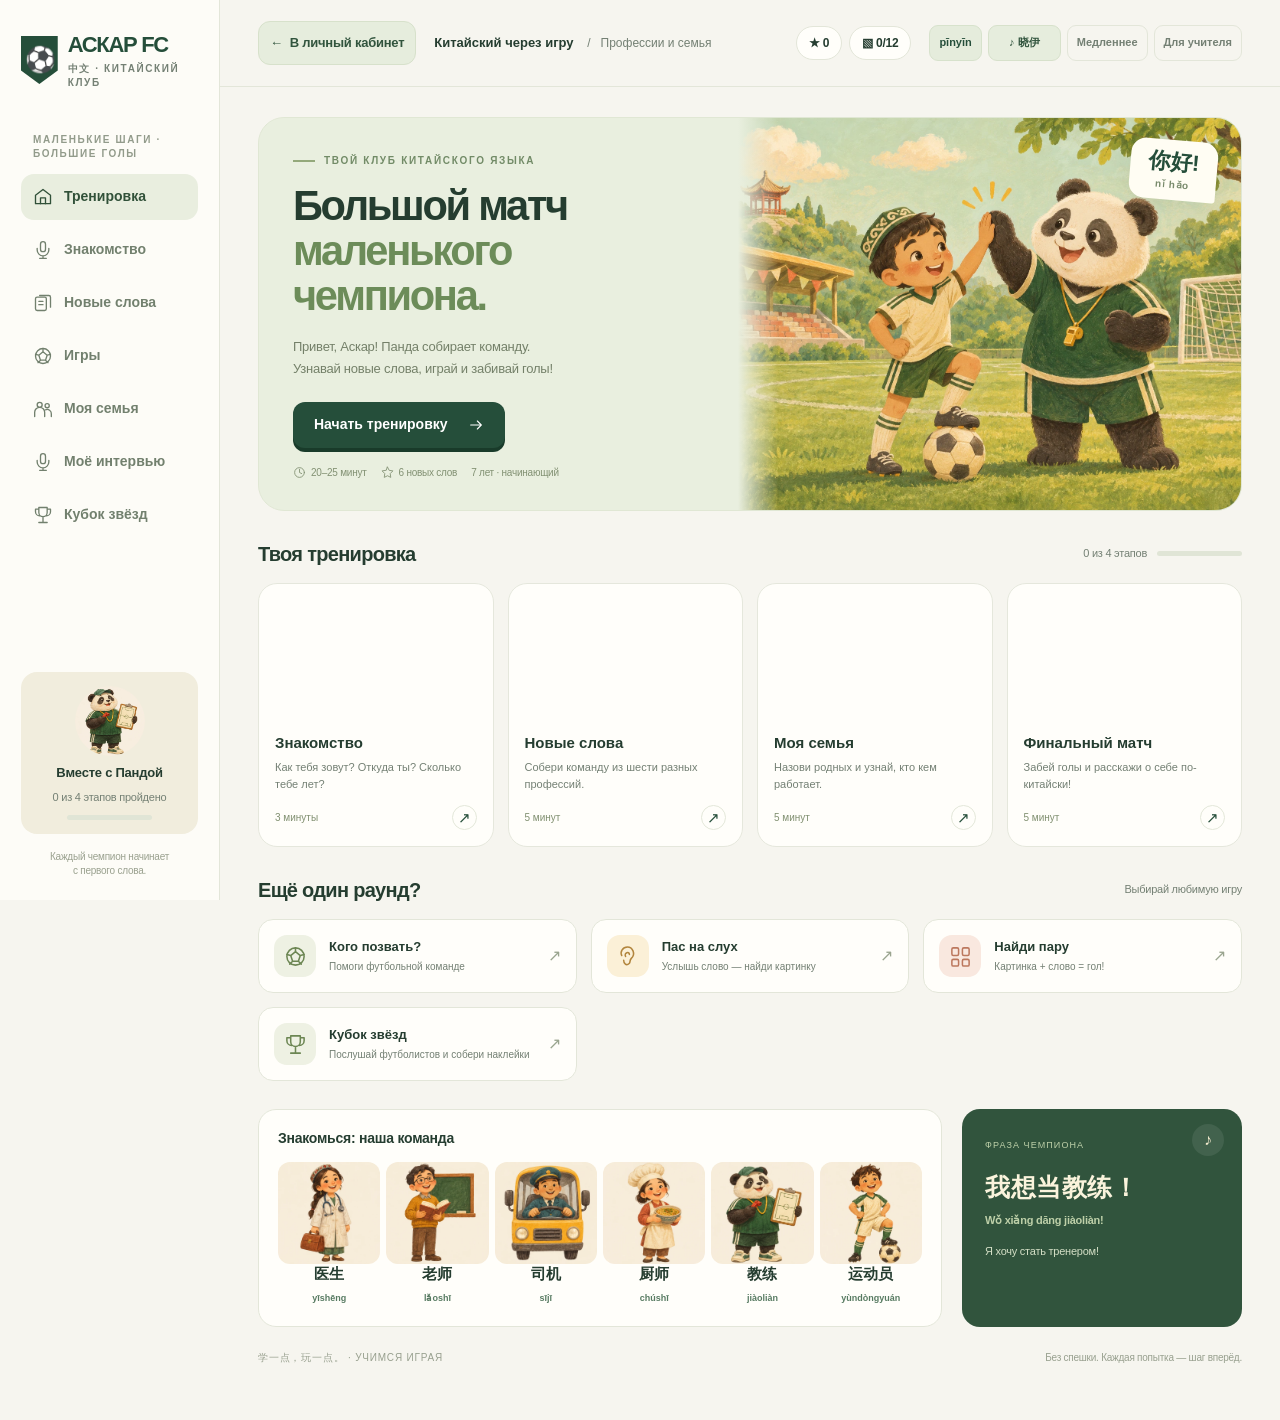
<file: askar-fc.html>
<!doctype html><html lang="ru"><head><meta charset=utf8><meta name=viewport content="width=device-width,initial-scale=1,viewport-fit=cover"><style>:root{color-scheme:light;box-sizing:border-box;padding-top:env(safe-area-inset-top,0px);padding-bottom:env(safe-area-inset-bottom,0px)}html{scroll-padding-top:env(safe-area-inset-top,0px)}body{margin:0;padding:0;font:14px -apple-system,BlinkMacSystemFont,sans-serif;background:#fff;color:#000}img{max-width:100%}[hidden]:not([hidden=until-found i]){display:none!important}</style></head><body>

<title>Аскар FC · Китайский через игру</title><meta name="description" content="Игровой урок китайского с Пандой: профессии, семья, знакомство и футбольные игры для детей от 7 лет.">

<meta name="claude:viewport-fit-sides" content="cover">

<style>

/* Layout: sticky club header; home = season plan (4 lessons → modules); each module is one focused screen. The sticker album is the spine of the site. */

:root{

  --bg:#eef4ee;

  --page:#ffffff;

  --ink:#152a24;

  --muted:#5a6f68;

  --line:#cfe0d6;

  --club:#123d2e;

  --club-2:#1c5a43;

  --grass:#3c8e4c;

  --grass-2:#47a058;

  --gold:#e8b21f;

  --gold-soft:#fff3cc;

  --red:#e0483a;

  --red-d:#a92d22;

  --teal:#17807e;

  --ok:#2f9e5b;

  --ok-soft:#ddf3e5;

  --bad:#d6403f;

  --bad-soft:#fde5e3;

  --f-body:"Trebuchet MS","Segoe UI",system-ui,-apple-system,"PingFang SC","Microsoft YaHei",sans-serif;

  --f-zh:"PingFang SC","Microsoft YaHei","Noto Sans SC","Hiragino Sans GB",system-ui,sans-serif;

  color-scheme:light;

}

*{box-sizing:border-box}

html,body{min-height:100%}

body{margin:0;background:var(--bg);color:var(--ink);font-family:var(--f-body);font-size:16px;line-height:1.4;overflow-x:hidden}

body::before{content:"";position:fixed;inset:0 0 auto;height:env(safe-area-inset-top,0px);z-index:10;background:var(--club)}

.zh{font-family:var(--f-zh);font-weight:700}

.py{font-weight:700;color:var(--teal);font-size:.8em}

body.nopy .py{display:none}

button{font:inherit;color:inherit;cursor:pointer}

button:focus-visible{outline:3px solid var(--gold);outline-offset:3px}



header.top{position:sticky;top:env(safe-area-inset-top,0px);z-index:9;background:var(--club);color:#fff;

  padding-block:8px;padding-left:max(16px,env(safe-area-inset-left,0px));padding-right:max(16px,env(safe-area-inset-right,0px));

  display:flex;align-items:center;gap:12px;flex-wrap:wrap;box-shadow:0 4px 16px rgba(5,30,20,.3)}

.badge{display:flex;align-items:center;gap:10px;background:none;border:0;color:#fff;padding:0;text-align:left}

.badge svg{width:40px;height:40px;flex:none}

.badge b{display:block;font-weight:900;font-size:1.05rem;line-height:1.1}

.badge small{display:block;opacity:.75;font-size:.72rem;letter-spacing:.06em;text-transform:uppercase;font-weight:800}

.hstat{display:flex;gap:10px;margin-left:auto;font-weight:900;align-items:center}

.hstat span{background:rgba(255,255,255,.12);border-radius:10px;padding:4px 10px;font-variant-numeric:tabular-nums}

.tools{display:flex;gap:6px;flex-wrap:wrap}

.tbtn{background:rgba(255,255,255,.12);border:1.5px solid rgba(255,255,255,.3);color:#fff;border-radius:10px;padding:6px 10px;font-weight:800;font-size:.82rem;white-space:nowrap}

.tbtn[aria-pressed="true"]{background:var(--gold);color:var(--ink);border-color:var(--gold)}

.warn{background:var(--gold-soft);color:#6b4b00;font-weight:700;font-size:.88rem;padding-block:8px;padding-left:max(16px,env(safe-area-inset-left,0px));padding-right:max(16px,env(safe-area-inset-right,0px));border-bottom:1px solid #f0d58a}



main{max-width:980px;margin:0 auto;padding-block:18px 48px;padding-left:max(16px,env(safe-area-inset-left,0px));padding-right:max(16px,env(safe-area-inset-right,0px))}

.screen{animation:in .3s ease both}

@keyframes in{from{opacity:.35;transform:translateY(8px)}to{opacity:1;transform:none}}

h1.t{margin:0 0 4px;font-size:clamp(1.4rem,4.4vw,2rem);font-weight:900;text-wrap:balance}

h1.t .zh{color:var(--red);margin-right:8px}

.sub{color:var(--muted);font-weight:700;margin:0 0 14px}

.back{background:transparent;border:1.5px solid var(--line);border-radius:10px;padding:8px 12px;font-weight:800;color:var(--muted)}

.cta{display:inline-flex;align-items:center;justify-content:center;gap:10px;background:var(--red);color:#fff;border:0;border-radius:14px;padding:13px 24px;font-weight:900;font-size:1.1rem;box-shadow:0 6px 0 var(--red-d);transition:transform .1s,box-shadow .1s}

.cta:active{transform:translateY(4px);box-shadow:0 2px 0 var(--red-d)}

.cta.green{background:var(--club-2);box-shadow:0 6px 0 var(--club)}

.cta.green:active{box-shadow:0 2px 0 var(--club)}

.row{display:flex;gap:10px;align-items:center;flex-wrap:wrap}

.spacer{flex:1}



/* home */

.hero{background:linear-gradient(135deg,var(--club) 0%,var(--club-2) 100%);color:#fff;border-radius:22px;padding:22px;display:grid;grid-template-columns:minmax(0,1fr) auto;gap:18px;align-items:center;overflow:hidden;position:relative}

.hero h1{margin:0;font-size:clamp(1.6rem,5vw,2.4rem);font-weight:900;text-wrap:balance}

.hero h1 .zh{display:block;color:var(--gold);font-size:.7em;letter-spacing:.12em}

.hero p{margin:8px 0 0;opacity:.9;font-weight:700;max-width:52ch}

.hero .ball{font-size:5rem;line-height:1}

.lessons{display:grid;gap:14px;margin-top:18px;grid-template-columns:repeat(2,minmax(0,1fr))}

.lesson{background:var(--page);border-radius:18px;padding:14px;box-shadow:0 6px 18px rgba(20,60,40,.08);min-width:0}

.lesson h2{margin:0 0 2px;font-size:1.1rem;font-weight:900;display:flex;gap:8px;align-items:center}

.lesson h2 .n{background:var(--club);color:var(--gold);border-radius:8px;padding:2px 8px;font-size:.8rem;letter-spacing:.06em}

.lesson p{margin:0 0 10px;color:var(--muted);font-weight:700;font-size:.9rem}

.mods{display:grid;gap:8px}

.mod{display:flex;align-items:center;gap:12px;background:var(--bg);border:2px solid transparent;border-radius:14px;padding:10px 12px;text-align:left;width:100%}

.mod:hover{border-color:var(--grass)}

.mod .ic{font-size:1.8rem;flex:none;width:44px;text-align:center}

.mod b{display:block;font-size:1rem}

.mod span{display:block;color:var(--muted);font-size:.84rem;font-weight:700}

.mod .sc{margin-left:auto;font-weight:900;color:var(--club-2);white-space:nowrap;font-variant-numeric:tabular-nums}



/* word cards */

.cards{display:grid;gap:12px;grid-template-columns:repeat(auto-fill,minmax(150px,1fr))}

.wcard{background:var(--page);border:3px solid var(--line);border-radius:18px;padding:12px 8px;display:flex;flex-direction:column;align-items:center;gap:4px;text-align:center;position:relative;min-width:0}

.wcard:hover{border-color:var(--grass)}

.wcard .emo{font-size:2.6rem;line-height:1.1}

.wcard .zh{font-size:1.5rem}

.wcard .ru{color:var(--muted);font-weight:700;font-size:.88rem}

.wcard .tb{position:absolute;top:6px;right:8px;font-size:.62rem;font-weight:900;letter-spacing:.05em;color:#fff;background:var(--teal);border-radius:5px;padding:1px 5px}

.wcard .tb.ex{background:var(--gold);color:var(--ink)}

.wcard.flip .ru{display:none}

.grammar{margin-top:18px;background:var(--page);border-radius:18px;padding:14px 16px;border-left:6px solid var(--gold)}

.grammar h3{margin:0 0 8px;font-size:1rem}

.gl{display:flex;gap:10px;align-items:center;padding:6px 0;border-bottom:1px dashed var(--line)}

.gl:last-child{border-bottom:0}

.gl .zh{font-size:1.25rem}

.gl .ru{color:var(--muted);font-weight:700;font-size:.9rem}

.sbtn{flex:none;width:40px;height:40px;border-radius:50%;border:0;background:var(--gold);font-size:1.1rem;box-shadow:0 3px 0 #b88a0e}

.sbtn:active{transform:translateY(2px);box-shadow:0 1px 0 #b88a0e}



/* quiz */

.qhead{display:flex;align-items:center;gap:10px;flex-wrap:wrap;margin-bottom:12px}

.qhead h1{margin:0;font-size:clamp(1.2rem,3.6vw,1.6rem);font-weight:900}

.dots{display:flex;gap:5px;margin-left:auto;flex-wrap:wrap}

.dot{width:11px;height:11px;border-radius:50%;background:#fff;border:2px solid var(--line)}

.dot.ok{background:var(--ok);border-color:var(--ok)}.dot.miss{background:var(--gold);border-color:var(--gold)}.dot.cur{border-color:var(--club);transform:scale(1.25)}

.score{display:flex;gap:8px;align-items:center;margin-left:auto;font-weight:900;font-size:1.2rem;font-variant-numeric:tabular-nums}

.score span{background:var(--club);color:#fff;border-radius:10px;padding:3px 10px}

.prompt{background:var(--page);border-radius:20px;padding:14px 16px;box-shadow:0 8px 22px rgba(20,60,40,.1)}

.prompt .ask{font-weight:900;color:var(--muted);font-size:.95rem}

.prompt .scene{font-size:clamp(2.6rem,11vw,4rem);text-align:center;line-height:1.2;margin:6px 0}

.qline{display:flex;align-items:center;gap:12px;margin-top:6px}

.qline .face{font-size:2.4rem;flex:none;line-height:1}

.qline .q{flex:1;min-width:0;font-size:clamp(1.3rem,4.6vw,1.9rem);line-height:1.25}

.qline .q.hid{color:transparent;background:repeating-linear-gradient(90deg,var(--line) 0 16px,transparent 16px 24px);height:.9em;border-radius:6px;max-width:320px}

.listen{flex:none;width:62px;height:62px;border-radius:50%;border:0;background:var(--gold);font-size:1.7rem;box-shadow:0 4px 0 #b88a0e;display:grid;place-items:center}

.listen:active{transform:translateY(3px);box-shadow:0 1px 0 #b88a0e}

.listen.pulse{animation:pulse 1.3s infinite}

@keyframes pulse{0%{box-shadow:0 4px 0 #b88a0e,0 0 0 0 rgba(232,178,31,.6)}70%{box-shadow:0 4px 0 #b88a0e,0 0 0 16px rgba(232,178,31,0)}100%{box-shadow:0 4px 0 #b88a0e,0 0 0 0 rgba(232,178,31,0)}}

.hint{margin-top:8px;color:var(--muted);font-weight:800;font-size:.9rem}

.opts{display:grid;gap:12px;grid-template-columns:repeat(2,minmax(0,1fr));margin-top:14px}

@media(min-width:760px){.opts.four{grid-template-columns:repeat(4,minmax(0,1fr))}}

.opt{background:var(--page);border:3px solid var(--line);border-radius:16px;padding:12px;min-height:84px;display:flex;flex-direction:column;align-items:center;justify-content:center;gap:4px;text-align:center;min-width:0;transition:transform .12s,border-color .2s,background .2s}

.opt:hover:not(:disabled){transform:translateY(-2px);border-color:var(--teal)}

.opt .emo{font-size:2.6rem;line-height:1.1}

.opt .zh{font-size:clamp(1.15rem,4vw,1.5rem);line-height:1.25}

.opt .rev{display:none}

.opts.done .opt .rev{display:block}

.opt.ok{border-color:var(--ok);background:var(--ok-soft)}

.opt.bad{border-color:var(--bad);background:var(--bad-soft);animation:shake .35s}

.opts.done .opt:not(.ok){opacity:.5}

.opt:disabled{cursor:default}

.opt svg.jersey{width:84px;height:84px}

@keyframes shake{20%,60%{transform:translateX(-6px)}40%,80%{transform:translateX(6px)}}

.after{margin-top:14px;background:var(--club);color:#fff;border-radius:18px;padding:14px 18px;display:flex;align-items:center;gap:14px;flex-wrap:wrap}

.after .say{flex:1;min-width:200px}

.after small{display:block;font-weight:800;opacity:.85}

.after .zh{display:block;font-size:clamp(1.4rem,5vw,2rem);color:#ffe28a;line-height:1.25}

.after .py{color:#bfeadb;font-size:.95rem}

.after .ru{display:block;opacity:.9;font-weight:700}

.after .mini{background:rgba(255,255,255,.14);border:1.5px solid rgba(255,255,255,.35);color:#fff;border-radius:12px;padding:10px 14px;font-weight:800}

.foot{display:flex;justify-content:space-between;gap:10px;margin-top:14px}



/* penalty strip */

.pitch{position:relative;height:130px;border-radius:16px;overflow:hidden;margin-top:12px;background:repeating-linear-gradient(90deg,var(--grass) 0 44px,var(--grass-2) 44px 88px)}

.goal{position:absolute;left:50%;top:8px;width:min(230px,70%);height:76px;transform:translateX(-50%);border:5px solid #fff;border-bottom:0;border-radius:6px 6px 0 0;background:repeating-linear-gradient(45deg,rgba(255,255,255,.28) 0 2px,transparent 2px 10px),repeating-linear-gradient(-45deg,rgba(255,255,255,.28) 0 2px,transparent 2px 10px),rgba(10,40,25,.25)}

.keeper{position:absolute;left:50%;bottom:44px;margin-left:-20px;font-size:2.5rem;line-height:1;transition:transform .45s cubic-bezier(.3,1.3,.5,1)}

.pball{position:absolute;left:50%;bottom:6px;margin-left:-16px;font-size:2rem;line-height:1;transition:transform .5s cubic-bezier(.2,.8,.3,1)}

.pbig{position:absolute;left:12px;bottom:8px;max-width:46%;color:#fff;font-weight:900;font-size:1.15rem;text-shadow:0 2px 6px rgba(0,0,0,.45);opacity:0;transition:opacity .25s}

.pbig.on{opacity:1}



/* album */

.album{display:grid;gap:14px;grid-template-columns:repeat(auto-fill,minmax(170px,1fr))}

.slot{position:relative;border-radius:18px;padding:10px;background:var(--page);border:3px dashed var(--line);display:flex;flex-direction:column;align-items:center;gap:4px;text-align:center;min-height:210px;min-width:0}

.slot .num{position:absolute;top:8px;left:10px;font-weight:900;color:var(--muted);font-size:.8rem;font-variant-numeric:tabular-nums}

.slot .flag{position:absolute;top:8px;right:8px;width:34px;border-radius:4px;box-shadow:0 1px 4px rgba(0,0,0,.2)}

.slot svg.jersey{width:110px;height:110px;margin-top:10px}

.slot .nm{font-size:1.25rem}

.slot .ru{font-weight:800;color:var(--muted);font-size:.85rem}

.slot.empty svg.jersey{filter:grayscale(1) opacity(.35)}

.slot.empty .nm{color:#9fb3aa}

.slot.glued{border:3px solid var(--gold);background:linear-gradient(160deg,#fffdf3 0%,#fff 55%,#fff6d6 100%);box-shadow:0 8px 20px rgba(160,120,10,.18)}

.slot.glued::after{content:"";position:absolute;inset:0;border-radius:15px;pointer-events:none;background:linear-gradient(115deg,transparent 30%,rgba(255,255,255,.65) 45%,transparent 60%);background-size:250% 100%;animation:shine 3.5s infinite}

@keyframes shine{from{background-position:120% 0}to{background-position:-120% 0}}

.slot .tag{font-size:.75rem;font-weight:900;color:var(--club-2);background:var(--ok-soft);border-radius:8px;padding:2px 8px}

.slot.empty .tag{background:var(--gold-soft);color:#6b4b00}

.progress{height:12px;background:var(--page);border-radius:8px;overflow:hidden;margin:4px 0 16px;border:1px solid var(--line)}

.progress i{display:block;height:100%;background:linear-gradient(90deg,var(--gold),var(--grass))}



/* dossier */

.dos{display:grid;grid-template-columns:220px minmax(0,1fr);gap:16px;align-items:start}

.dos .pic{background:var(--page);border-radius:20px;padding:12px;text-align:center;box-shadow:0 8px 22px rgba(20,60,40,.1)}

.dos .pic svg.jersey{width:170px;height:170px}

.dos .pic .flag{width:60px;border-radius:5px;box-shadow:0 1px 4px rgba(0,0,0,.2)}

.dos .pic .nm{font-size:1.6rem;display:block}

.lines{background:var(--page);border-radius:20px;padding:10px 14px;box-shadow:0 8px 22px rgba(20,60,40,.1)}

.ln{display:flex;align-items:center;gap:12px;padding:8px 0;border-bottom:1px dashed var(--line)}

.ln:last-child{border-bottom:0}

.ln .vis{font-size:1.9rem;flex:none;width:96px;text-align:center;line-height:1.1}

.ln .txt{flex:1;min-width:0}

.ln .txt .zh{font-size:1.3rem}

body.hidetxt .ln .txt .zh,body.hidetxt .ln .txt .py{filter:blur(7px)}

.fact{margin-top:12px;background:var(--gold-soft);border-radius:14px;padding:10px 14px;font-weight:700}



/* interview */

.iv{display:grid;grid-template-columns:minmax(0,1.15fr) minmax(0,1fr);gap:16px;align-items:start}

.qrow{background:var(--page);border-radius:16px;padding:10px 12px;margin-bottom:10px;border:2px solid transparent}

.qrow.need{border-color:var(--gold)}

.qrow .qq{display:flex;align-items:center;gap:8px;margin-bottom:8px}

.qrow .qq .zh{font-size:1.1rem}

.qrow .qq .new{background:var(--red);color:#fff;font-size:.62rem;font-weight:900;padding:1px 6px;border-radius:5px}

.chips{display:flex;flex-wrap:wrap;gap:7px}

.chip{border:2px solid var(--line);background:#fff;border-radius:12px;padding:5px 10px;display:flex;flex-direction:column;align-items:center;line-height:1.2}

.chip .zh{font-size:1.05rem}

.chip .e{font-size:1.2rem}

.chip.on{border-color:var(--ok);background:var(--ok-soft)}

.mic{position:sticky;top:76px;background:var(--club);color:#fff;border-radius:20px;padding:16px}

.mic h3{margin:0 0 8px;display:flex;gap:8px;align-items:center}

.mic .l{padding:6px 0;border-bottom:1px dashed rgba(255,255,255,.2)}

.mic .l .zh{font-size:1.15rem;color:#ffe28a}

.mic .l .py{color:#bfeadb;display:block}

.mic .l.empty{opacity:.45}



/* end */

.final{background:var(--page);border-radius:22px;padding:22px;text-align:center;box-shadow:0 10px 30px rgba(20,60,40,.12)}

.final .cup{font-size:4rem;line-height:1}

.final h1{margin:6px 0;font-size:clamp(1.5rem,5vw,2.2rem);font-weight:900;text-wrap:balance}

.final .big{font-size:2.6rem;font-weight:900;font-variant-numeric:tabular-nums}

.teacher{margin-top:16px;background:var(--bg);border-radius:14px;padding:12px 16px;text-align:left}

.teacher h3{margin:0 0 6px;font-size:1rem}

.teacher ul{margin:0;padding-left:20px;display:grid;gap:4px}

.teacher li small{display:block;color:var(--muted);font-weight:700}

.ov{position:fixed;inset:0;z-index:30;display:grid;place-items:center;background:rgba(5,30,20,.6);padding:20px}

.stick{background:var(--page);border-radius:24px;padding:22px;text-align:center;max-width:360px;animation:pop .5s cubic-bezier(.2,1.6,.4,1) both}

@keyframes pop{from{transform:scale(.3) rotate(-10deg);opacity:0}to{transform:none;opacity:1}}

.stick svg.jersey{width:150px;height:150px}

.stick h2{margin:6px 0 2px;font-size:1.5rem}



@media(max-width:760px){.lessons{grid-template-columns:1fr}.dos,.iv{grid-template-columns:1fr}.mic{position:static}.hero{grid-template-columns:1fr}.hero .ball{display:none}}

@media(max-width:480px){.badge small{display:none}.ln .vis{width:64px;font-size:1.5rem}}

@media(prefers-reduced-motion:reduce){*{animation:none!important;transition:none!important}}

.star-portrait{display:block;width:min(100%,144px);aspect-ratio:1;object-fit:cover;border-radius:15px;background:#e9e5d3}

.stars-album{grid-template-columns:repeat(auto-fill,minmax(132px,1fr));margin-top:18px}

.stars-album .slot{min-height:0;gap:8px}

.stars-album .slot:hover,.stars-album .slot:focus-visible{border-color:var(--club)}

.stars-album .slot .ru{color:var(--ink)}

.star-cup .scene .star-portrait{width:clamp(88px,25vw,148px)}

.star-cup .qline{justify-content:center;flex-wrap:wrap}

.star-cup .qline .q.hid{display:none}

.star-cup .star-audio{display:flex;flex-wrap:wrap;gap:8px;margin-top:12px}

.star-cup .star-audio button{min-height:44px}

.star-cup .star-audio .cta{padding:8px 16px}

.star-cup .star-context{margin:12px 0 0;text-align:center;font-weight:700}

.star-cup .star-feedback:not(:empty){margin:10px 0 0;color:var(--club);font-weight:700}

.star-cup .opt{min-height:102px;gap:8px}

.star-cup .opt .star-portrait{width:min(100%,110px)}

.star-cup .option-label{text-align:center;font-weight:800;overflow-wrap:anywhere}

.star-sticker .star-portrait{width:150px;margin:0 auto 12px}

@media(min-width:721px){.games-row{grid-template-columns:repeat(2,minmax(0,1fr))}}

@media(min-width:1400px){.games-row{grid-template-columns:repeat(4,minmax(0,1fr))}}

</style>

<style>:root{--bg:#f6f5ef;--page:#fffefa;--ink:#253d30;--muted:#748074;--line:#e3e6d9;--club:#254e3a;--club-2:#356449;--grass:#779773;--gold:#e6b54c;--gold-soft:#faf0d6;--red:#d8754b;--red-d:#b75e3d;--teal:#587b62;--ok:#477d52;--ok-soft:#e7efdf;--bad:#bd664e;--bad-soft:#f8e7df;--f-body:'Trebuchet MS','Segoe UI',sans-serif}

body{font-size:16px;background:var(--bg);letter-spacing:-.015em}button{touch-action:manipulation}button:disabled{cursor:default}button:focus-visible,a:focus-visible,input:focus-visible,select:focus-visible{outline:3px solid #d59138;outline-offset:4px}h1,h2,h3,p{margin-top:0}button{transition:background .18s,transform .18s,border-color .18s}button:not(:disabled):active{transform:translateY(2px)}

.sidebar{width:220px;position:fixed;inset:0 auto 0 0;background:#fdfcf7;border-right:1px solid var(--line);padding:30px 21px 22px;z-index:15;display:flex;flex-direction:column}.brand{border:0;background:none;text-align:left;display:flex;gap:10px;align-items:center;padding:0;color:var(--club);font-size:22px;font-weight:900;letter-spacing:-.06em}.crest{display:grid;place-items:center;background:var(--club);color:#f8e8b1;width:42px;height:48px;clip-path:polygon(0 0,100% 0,100% 72%,50% 100%,0 72%);font-size:25px}.brand small{display:block;color:var(--muted);font-size:10px;letter-spacing:.16em;font-weight:700;margin-top:1px}.side-label{font-size:10px;color:#929b8b;letter-spacing:.16em;font-weight:900;margin:43px 12px 13px}.nav-item{display:flex;align-items:center;gap:11px;padding:13px 12px;margin-bottom:7px;width:100%;border:0;background:none;border-radius:13px;color:#72806e;font-weight:700;text-align:left;font-size:14px}.nav-item.active{background:#e9eedf;color:#315139}.nav-item:hover{background:#eff1e7}.nav-item svg{width:20px;height:20px;flex-shrink:0}.side-bottom{margin-top:auto}.side-coach{padding:14px 12px;border-radius:16px;background:#f1eddd;margin-bottom:16px}.side-coach .sprite{width:70px;height:70px;border-radius:50%;margin:0 auto 8px}.side-coach strong{font-size:13px;display:block;text-align:center}.side-coach p{font-size:11px;text-align:center;line-height:1.5;margin:6px 0 0;color:var(--muted)}

header.top{margin-left:220px;background:var(--bg);color:var(--ink);padding:21px 38px;border-bottom:1px solid var(--line);box-shadow:none;min-height:82px;flex-wrap:nowrap;gap:18px}.badge{color:var(--ink);font-size:13px;font-weight:700}.badge svg{width:24px;height:24px}.badge small{display:none}.header-crumb{color:var(--muted);font-size:12px;margin-left:10px;font-weight:400}.hstat{gap:7px}.hstat span{background:#fffefa;border:1px solid var(--line);font-size:12px;padding:8px 12px;border-radius:25px}.tools{gap:6px;flex-wrap:nowrap}.tbtn{color:var(--muted);border:1px solid var(--line);background:transparent;border-radius:9px;min-height:36px;padding:6px 9px;font-size:11px}.tbtn[aria-pressed=true]{background:#e5ecdc;border-color:#d7e2cc;color:var(--club)}#tKid,#tVoice{display:none}#teacher-open{display:flex;align-items:center;gap:7px}#teacher-open svg{width:15px;height:15px}.warn{margin-left:220px;font-size:12px;background:#faf0d6;color:#765f38;font-weight:400}main{max-width:1480px;margin:0 0 0 220px;padding:30px 38px 55px;min-height:calc(100vh - 82px)}

.eyebrow{font-size:10px;letter-spacing:.17em;text-transform:uppercase;color:#728b67;font-weight:900;display:flex;align-items:center;gap:9px;margin-bottom:16px}.eyebrow:before{content:'';width:22px;height:2px;background:#94a97b}.home-hero{display:grid;grid-template-columns:1fr 1.05fr;background:#e9efdf;border:1px solid #e0e7d4;border-radius:26px;overflow:hidden;min-height:354px;position:relative}.hero-copy{padding:36px 10px 30px 34px;position:relative;z-index:1}.hero-copy h1{font-size:clamp(32px,3.25vw,53px);line-height:1.08;letter-spacing:-.055em;margin:0 0 17px;max-width:480px;font-weight:900}.hero-copy h1 em{font-style:normal;color:#6c8c59}.hero-copy>p{font-size:13px;max-width:320px;line-height:1.7;color:#748069;margin:0 0 22px}.hero-art{position:relative;align-self:stretch;overflow:hidden}.hero-art img{width:100%;height:100%;object-fit:cover;object-position:52% 50%;display:block}.hero-art:before{content:'';position:absolute;inset:0 auto 0 0;width:40px;background:linear-gradient(90deg,#e9efdf,transparent);z-index:1}.hero-art .hello{position:absolute;top:22px;right:24px;background:#fffdf3;box-shadow:0 5px 20px #35492b16;padding:10px 18px;border-radius:15px 15px 3px 15px;transform:rotate(5deg);color:var(--club);z-index:2;font-size:22px;font-weight:700;line-height:1.1}.hello small{font-size:10px;display:block;letter-spacing:.1em;color:#788a6b;text-align:center;margin-top:5px}.cta{border-radius:12px;background:var(--club);box-shadow:0 4px 0 #193b2a;font-size:14px;min-height:46px;padding:12px 21px}.cta.green{background:var(--club-2)}.hero-meta{display:flex;gap:14px;font-size:10px;color:#829173;margin-top:18px;align-items:center}.hero-meta span{display:flex;gap:5px;align-items:center}.hero-meta svg{width:13px;height:13px}.hero-copy .cta svg{width:16px;height:16px;margin-left:10px}.section-title{display:flex;align-items:center;justify-content:space-between;margin:29px 0 15px;gap:14px}.section-title h2{font-size:20px;letter-spacing:-.035em;margin:0}.section-title small{font-size:11px;color:var(--muted)}.progress-caption{display:flex;align-items:center;gap:10px}.thin-track{width:85px;height:5px;border-radius:10px;background:#e0e5d6;overflow:hidden}.thin-track i{display:block;height:100%;background:#769369;border-radius:10px}

.missions{display:grid;grid-template-columns:repeat(4,minmax(0,1fr));gap:14px}.mission{border:1px solid #e5e7dc;background:var(--page);border-radius:19px;overflow:hidden;text-align:left;padding:0;position:relative;display:flex;flex-direction:column}.mission:hover{transform:translateY(-4px);box-shadow:0 12px 24px #2d4b3510;border-color:#b0c09e}.mission-art{height:133px;position:relative;overflow:hidden;background:#eeeddf}.mission-art .sprite{position:absolute;width:150px;height:150px;left:50%;bottom:-9px;transform:translateX(-50%);mix-blend-mode:multiply}.mission:nth-child(2) .mission-art{background:#f5ead0}.mission:nth-child(3) .mission-art{background:#f0e4da}.mission:nth-child(4) .mission-art{background:#e4ebde}.step-tag{position:absolute;left:12px;top:11px;border:1px solid #ffffff80;background:#fffef8cc;border-radius:20px;font-size:9px;color:#68765a;font-weight:700;padding:4px 8px;z-index:1}.mission-body{padding:15px 16px 16px}.mission h3{font-size:15px;margin:0 0 6px}.mission p{font-size:11px;line-height:1.55;color:var(--muted);margin-bottom:12px;min-height:34px}.mission-foot{display:flex;align-items:center;justify-content:space-between;font-size:10px;color:#819071}.circle-arrow{display:grid;place-items:center;border:1px solid #e3e7d9;width:25px;height:25px;border-radius:50%;color:var(--club);font-size:15px}.mission.is-complete .circle-arrow{background:#e3ebd9}.mission-body .done-label{color:#537541;font-weight:700}

.games-row{display:grid;grid-template-columns:repeat(3,1fr);gap:14px}.game-shortcut{border:1px solid var(--line);border-radius:15px;padding:15px;display:flex;align-items:center;gap:13px;text-align:left;background:#fffefa;min-width:0}.game-shortcut:hover{background:#edf1e4;border-color:#b7c5a8}.game-icon{width:42px;height:42px;border-radius:13px;background:#eef1e3;color:#6c8653;display:grid;place-items:center;flex-shrink:0}.game-icon svg{width:23px;height:23px}.game-shortcut:nth-child(2) .game-icon{color:#b2853d;background:#fbf0d7}.game-shortcut:nth-child(3) .game-icon{color:#bc785e;background:#f9e8df}.game-shortcut b{display:block;font-size:13px;margin-bottom:4px}.game-shortcut small{font-size:10px;color:var(--muted);display:block}.game-shortcut .arrow{margin-left:auto;color:#9aa58f}.bottom-grid{display:grid;grid-template-columns:1fr 280px;gap:20px;margin-top:28px}.words-preview{border:1px solid var(--line);border-radius:18px;padding:19px;background:var(--page)}.words-preview h3{font-size:14px;margin-bottom:13px}.preview-words{display:grid;grid-template-columns:repeat(6,1fr);gap:6px}.preview-word{border:0;background:none;padding:0;text-align:center}.preview-word:hover{background:#f0f2e8;border-radius:10px}.preview-word .sprite{width:100%;aspect-ratio:1;height:auto;display:block;mix-blend-mode:multiply;border-radius:12px}.preview-word .zh{display:block;font-size:15px}.preview-word .py{font-size:9px}.phrase-card{padding:23px;border-radius:18px;background:#31543d;color:#faf3dc;position:relative;overflow:hidden}.phrase-card small{font-size:9px;letter-spacing:.12em;color:#bed0a9}.phrase-card .zh{display:block;font-size:25px;margin:16px 0 3px;letter-spacing:.02em}.phrase-card .py{color:#bed0a9;font-size:11px}.phrase-card p{font-size:11px;color:#d4dfc6;margin:13px 0 0}.phrase-card button{position:absolute;right:18px;top:15px;background:#ffffff15;border:0;color:#f6edd0;border-radius:50%;width:32px;height:32px;font-size:16px}.home-footer{margin-top:24px;display:flex;align-items:center;justify-content:space-between;color:#98a08f;font-size:10px}.home-footer span:first-child{letter-spacing:.08em}

.sprite{display:inline-block;background-size:300% 200%;background-repeat:no-repeat;width:132px;height:132px;flex-shrink:0;background-image:url('assets/askar-fc/professions.webp');vertical-align:middle}.sprite.family{background-image:url('assets/askar-fc/family.webp')}.sprite.prof{background-image:url('assets/askar-fc/professions.webp')}.cards{grid-template-columns:repeat(3,minmax(0,1fr));gap:17px}.wcard{border:1px solid var(--line);border-radius:20px;background:#fffefa;padding:12px 14px 20px;gap:4px}.wcard .sprite{width:min(100%,200px);height:auto;aspect-ratio:1}.wcard .zh{font-size:25px}.wcard .py{font-size:13px}.wcard .ru{font-size:12px;margin-top:3px}.wcard .sound-tag{position:absolute;top:14px;right:14px;background:#eef1e4;border-radius:50%;padding:6px;font-size:12px}.wcard:hover{border-color:#9bb18a}.wcard.seen{border-color:#b2c3a1}.word-toolbar{display:flex;gap:10px;align-items:center;justify-content:space-between;margin:14px 0 20px}.word-toolbar p{margin:0;font-size:13px;color:var(--muted)}.sbtn,.listen,.mini{background:#edf0e3;border:1px solid #dce3cf;color:var(--club);border-radius:12px;min-width:44px;min-height:44px}.sbtn:hover,.listen:hover{background:#e2e9d6}.qhead{margin-bottom:18px}.qhead h1{font-size:20px}.back{font-size:12px;border:1px solid #d8dece;min-height:40px;background:transparent;color:#6f7e66;border-radius:10px}.t{font-size:28px!important;margin-top:20px!important}.sub{font-size:13px;font-weight:400;line-height:1.7;max-width:680px}.prompt{border-radius:22px;background:#eaf0df;padding:23px;border:1px solid #e0e7d5;box-shadow:none}.prompt .ask{font-size:18px;line-height:1.4;color:#3b573a}.prompt .hint{font-size:14px;font-weight:400;color:#78866c;margin-top:12px}.scene{font-size:55px;margin:10px 0;display:flex;align-items:center;justify-content:center}.scene .sprite{width:150px;height:150px;mix-blend-mode:multiply}.qline{justify-content:center;gap:16px;margin:15px 0 0}.qline .face{font-size:33px}.qline .q{font-size:24px}.qline .q.hid{font-size:30px}.listen{width:54px;height:54px;font-size:22px;box-shadow:0 3px 0 #c6d3b4}.opts,.opts.four{grid-template-columns:repeat(3,minmax(0,1fr));gap:14px;margin-top:19px}.opts.four:has(.opt:nth-child(4)){grid-template-columns:repeat(4,minmax(0,1fr))}.opt{border:2px solid var(--line);border-radius:19px;background:#fffefa;padding:13px;min-height:130px;box-shadow:0 4px 0 #e6e8dc;display:flex;align-items:center;justify-content:center;flex-direction:column;gap:7px}.opt .sprite{width:140px;height:140px;max-width:100%;mix-blend-mode:multiply}.opt .zh{font-size:24px}.opt .py{font-size:13px}.opt .emo{font-size:38px}.opt:hover{border-color:#92a77e}.opt.ok{border-color:#77945a;background:#edf3e3;box-shadow:0 4px 0 #c5d5b4}.opt.bad{border-color:#d5a28d;background:#fbefe8;box-shadow:none}.opt.bad:after{content:'Ещё попытка';font-size:11px;color:#a5725e}.after{border:1px solid #d8e1cb;background:#ecf2e3;border-radius:18px;margin-top:18px;box-shadow:none;padding:18px;gap:15px}.after .say .zh{font-size:22px}.after .say small{font-size:10px;text-transform:uppercase;letter-spacing:.12em;color:#71905b}.after .say .py,.after .say .ru{font-size:12px}.after .say{display:flex;flex-direction:column;gap:3px}.dot{background:#e3e7d9;border:none;width:11px;height:11px}.dot.cur{background:#e3b654;outline:3px solid #f6ebce}.dot.ok{background:#8ea875}.dot.miss{background:#d6ad8d}.grammar{border:1px solid var(--line);border-radius:20px;background:#fffefa;margin-top:24px;padding:20px}.grammar h3{font-size:16px}.gl{padding:12px 0;border-bottom:1px solid var(--line);display:flex;gap:14px;align-items:center}.gl:last-child{border:none}.gl .ru{font-size:12px;color:var(--muted);margin-top:3px}.gl .zh{font-size:20px}.gl .py{font-size:12px}.final{border:1px solid var(--line);box-shadow:none;padding:32px;background:#fffefa}.teacher{font-size:13px}.album{grid-template-columns:repeat(4,minmax(0,1fr))}.slot{border-width:1px;background:#fffefa}.slot .nm{font-size:20px}.slot.glued{border:2px solid #d0af5e}.pitch{border-radius:18px;background-color:#8ba378}.mic{background:var(--club);box-shadow:none}.chip{border:1px solid var(--line);padding:9px 13px}.chip .zh{font-size:16px}.qrow{border:1px solid var(--line);padding:17px}.qrow.need{border-color:#d9e0cd}.fact{font-size:12px;font-weight:400;line-height:1.7}.score{font-size:18px}.stick{background:#fffefa;border-radius:24px;max-width:460px}.ov{backdrop-filter:blur(5px);background:#1d3629a6;z-index:40}.teacher-modal{background:#fffefa;max-height:86vh;overflow:auto;width:min(620px,100%);padding:28px;border-radius:24px}.teacher-modal h2{font-size:25px}.teacher-modal p{font-size:13px;line-height:1.6;color:var(--muted)}.teacher-modal .modal-head{display:flex;justify-content:space-between;align-items:center;gap:20px}.teacher-modal .modal-head button{border:1px solid var(--line);background:none;border-radius:50%;width:36px;height:36px;font-size:22px}.plan-row{display:grid;grid-template-columns:38px 1fr 50px;gap:12px;align-items:center;border-bottom:1px solid var(--line);padding:14px 0;font-size:13px}.plan-row>span:first-child{background:#eef1e3;border-radius:10px;padding:9px;font-size:11px}.plan-row b{display:block}.plan-row small{font-size:11px;color:var(--muted);display:block;margin-top:3px}.teacher-links{display:flex;flex-wrap:wrap;gap:8px;margin-top:14px}.teacher-note{padding:14px;border-radius:14px;background:#f5f0dd;font-size:12px;color:#806c43;line-height:1.6;margin:16px 0}.full-width{width:100%}.module-intro{display:flex;align-items:center;justify-content:space-between;gap:30px;border:1px solid var(--line);border-radius:22px;background:#edf1e5;padding:23px;margin:20px 0}.module-intro h1{font-size:27px;margin-bottom:8px}.module-intro p{font-size:13px;color:var(--muted);max-width:500px;line-height:1.6;margin:0}.module-intro .sprite{mix-blend-mode:multiply;width:105px;height:105px}.memory-grid{display:grid;grid-template-columns:repeat(4,1fr);gap:13px}.memory-tile{aspect-ratio:1.14;border:2px solid #d8dfcd;border-radius:18px;background:#31543d;color:#f4edd2;display:flex;flex-direction:column;justify-content:center;align-items:center;font-size:32px;font-weight:900;box-shadow:0 4px 0 #203e2b;padding:12px}.memory-tile .sprite{width:100%;height:auto;aspect-ratio:1;max-width:140px}.memory-tile .zh{font-size:27px}.memory-tile .py{font-size:12px}.memory-tile .card-mark{font-size:28px;color:#b7c49e}.memory-tile small{font-size:10px;letter-spacing:.18em;margin-top:6px;color:#b7c49e}.memory-tile.open{background:#fffefa;color:var(--ink);box-shadow:0 4px 0 #e0e5d6;border-color:#c8d2b9}.memory-tile.matched{background:#e7efdc;color:var(--club);border-color:#9db186;box-shadow:none;opacity:.7}.memory-status{font-size:13px;color:var(--muted);margin:18px 0}.intro-stage{display:grid;grid-template-columns:1fr 1fr;gap:20px}.intro-visual{border-radius:22px;overflow:hidden;background:#eaf0df;min-height:340px;position:relative}.intro-visual img{height:100%;width:100%;object-fit:cover}.speech-card{border:1px solid var(--line);border-radius:22px;background:#fffefa;padding:28px;display:flex;flex-direction:column;justify-content:center}.speech-card .zh{font-size:30px;margin:12px 0 4px}.speech-card .py{font-size:14px}.speech-card .ru{font-size:13px;color:var(--muted);margin:12px 0 24px}.speech-card .form-label{display:block;font-size:11px;color:var(--muted);margin:12px 0 7px}.speech-card input,.speech-card select{border:1px solid #cdd8bd;background:#f9faf4;border-radius:12px;padding:13px;font:inherit;color:var(--ink);width:100%;min-height:48px}.speech-card .progress-step{font-size:10px;letter-spacing:.12em;color:#8a987d}.speech-actions{display:flex;gap:10px;margin-top:22px}.profile-grid{display:grid;grid-template-columns:1fr 320px;gap:20px}.profile-questions{display:grid;gap:16px}.profile-card{position:sticky;top:110px;align-self:start;border-radius:22px;background:#31543d;color:#f7f3e3;padding:24px}.profile-card h3{font-size:17px}.profile-card .profile-line{border-bottom:1px solid #ffffff18;padding:10px 0}.profile-line .zh{font-size:19px}.profile-line .py{display:block;font-size:11px;color:#c4d3b0;margin-top:3px}.profile-card .sprite{border-radius:50%;display:block;margin:0 auto 18px;width:100px;height:100px}.profile-card .cta{margin-top:20px;background:#e4b74f;color:#35482e;box-shadow:0 4px 0 #b78e2e;width:100%}.question-label{display:flex;gap:12px;align-items:center;margin-bottom:13px}.question-label .zh{font-size:20px}.question-label .py{font-size:12px}.question-label small{display:block;font-size:11px;color:var(--muted);margin-top:5px}.family-choices{display:grid;grid-template-columns:repeat(6,1fr);gap:7px}.family-choice{border:1px solid var(--line);border-radius:14px;background:#fffefa;padding:7px 3px;text-align:center}.family-choice .sprite{width:100%;height:auto;aspect-ratio:1}.family-choice .zh{font-size:17px}.family-choice .py{font-size:10px}.family-choice.on{background:#e5edda;border:2px solid #95ad7a}.inline-note{font-size:12px;color:var(--muted);line-height:1.6;margin:12px 0 0}.success-check{font-size:10px;color:#7c9762}.navigation-lesson{margin-top:24px;display:flex;align-items:center;justify-content:space-between;gap:15px}.lesson-success{border:1px solid #d8e1cb;border-radius:20px;background:#edf3e4;padding:25px;text-align:center;margin-top:20px}.lesson-success h2{font-size:24px}.lesson-success p{font-size:14px;color:var(--muted)}.toast{position:fixed;bottom:28px;left:calc(50% + 110px);transform:translateX(-50%);background:#2c513b;color:#f9f3dd;border-radius:14px;padding:13px 22px;z-index:60;box-shadow:0 6px 30px #203e2b30;font-size:13px}.mobile-brand{display:none}

@media(min-width:1650px){main{margin-right:auto;margin-left:auto;padding-left:258px;max-width:1680px}}

@media(max-width:1180px){.sidebar{width:188px;padding:25px 15px}header.top{margin-left:188px;padding:18px 25px}main{margin-left:188px;padding:25px}.warn{margin-left:188px}.hero-copy{padding:30px 5px 25px 27px}.hero-copy h1{font-size:37px}.mission-art{height:115px}.mission-art .sprite{width:130px;height:130px}.mission-body{padding:13px}.mission h3{font-size:14px}.bottom-grid{grid-template-columns:1fr 230px}.header-crumb{display:none}.hero-meta{gap:10px}.profile-grid{grid-template-columns:1fr 280px}.toast{left:calc(50% + 94px)}}

@media(max-width:980px){.sidebar{width:78px;padding:24px 13px}.brand>span:last-child,.nav-item span,.side-label,.side-coach,.side-bottom .nav-item span{display:none}.brand{justify-content:center}.nav-item{justify-content:center;padding:15px 10px}.sidebar nav{margin-top:36px}.nav-item svg{width:23px;height:23px}header.top{margin-left:78px;padding:17px 24px}main{margin-left:78px;padding:25px}.warn{margin-left:78px}.hero-copy h1{font-size:35px}.home-hero{min-height:328px}.hero-copy>p{font-size:12px}.missions{gap:11px}.mission p{font-size:10px}.game-shortcut{gap:9px;padding:12px}.game-shortcut small{font-size:9px}.game-icon{width:35px;height:35px}.bottom-grid{grid-template-columns:1fr}.phrase-card{display:none}.profile-grid{grid-template-columns:1fr}.profile-card{position:static}.toast{left:calc(50% + 39px)}}

@media(max-width:720px){header.top{padding:13px 17px;gap:10px}.tools #tSlow{display:none}.hstat span{padding:7px 9px;font-size:11px}.badge{font-size:11px}.badge svg{display:none}.tbtn{font-size:10px;padding:5px 7px}main{padding:20px}.home-hero{grid-template-columns:1fr 1fr;min-height:310px}.hero-copy{padding:24px 0 23px 23px}.hero-copy h1{font-size:30px}.hero-copy>p{font-size:11px;margin-bottom:18px}.hero-meta span:last-child{display:none}.hero-meta{font-size:9px;gap:8px}.hero-art img{object-position:45% 50%}.hero-art .hello{right:12px;top:14px;font-size:18px;padding:9px 12px}.hero-copy .cta{font-size:12px;padding:11px 14px}.eyebrow{font-size:9px}.missions{grid-template-columns:repeat(2,1fr);gap:13px}.mission-art{height:135px}.mission-art .sprite{width:150px;height:150px}.mission-body{padding:15px}.mission p{font-size:11px;min-height:0}.games-row{grid-template-columns:1fr}.game-shortcut{padding:13px 16px}.game-shortcut small{font-size:11px}.game-shortcut b{font-size:14px}.game-icon{width:42px;height:42px}.cards{grid-template-columns:repeat(2,1fr)}.opts,.opts.four,.opts.four:has(.opt:nth-child(4)){grid-template-columns:repeat(2,minmax(0,1fr))}.opt .sprite{width:135px;height:135px}.opts:not(:has(.opt:nth-child(4))) .opt:last-child{grid-column:1/-1}.memory-grid{grid-template-columns:repeat(3,1fr)}.memory-tile{aspect-ratio:.92}.intro-stage{grid-template-columns:1fr}.intro-visual{min-height:0;height:210px}.intro-visual img{object-position:50% 47%}.speech-card{padding:24px}.preview-words{grid-template-columns:repeat(3,1fr)}.preview-word .sprite{max-width:110px}.preview-word{margin-bottom:10px}.preview-word .py{font-size:11px}.album{grid-template-columns:repeat(2,1fr)}.module-intro{padding:18px}.module-intro .sprite{width:75px;height:75px}.module-intro h1{font-size:22px}.family-choices{grid-template-columns:repeat(3,1fr)}.section-title h2{font-size:19px}.section-title small{font-size:10px}.home-footer span:last-child{display:none}.qhead{flex-wrap:wrap}.qhead h1{font-size:18px}.prompt .ask{font-size:17px}.qline .q{font-size:20px}.after{flex-wrap:wrap}.after .say{flex-basis:100%}.after .cta{margin-left:auto}.teacher-modal{padding:22px}.teacher-modal h2{font-size:22px}.ln .vis{width:60px}.ln .txt .zh{font-size:19px}.cta{font-size:13px}}

@media(max-width:500px){.sidebar{display:none}header.top{margin-left:0;padding:12px 14px;min-height:65px;gap:8px}main{margin-left:0;padding:17px 15px 35px}.warn{margin-left:0}.hstat{margin-left:auto}.hstat #hStick{display:none}.badge .mobile-brand{display:block;letter-spacing:-.05em;font-size:15px;color:var(--club);font-weight:900}.badge>span:not(.mobile-brand){display:none}.tools{gap:5px}.home-hero{grid-template-columns:1fr;min-height:0;border-radius:23px}.hero-copy{padding:25px 25px 22px}.hero-copy h1{font-size:38px;max-width:300px}.hero-copy>p{font-size:12px;max-width:280px}.hero-meta span:last-child{display:flex}.hero-art{height:225px}.hero-art img{object-position:50% 55%}.hero-art:before{inset:0 0 auto;width:100%;height:25px;background:linear-gradient(180deg,#e9efdf,transparent)}.hero-art .hello{top:20px;right:22px}.section-title{margin-top:25px}.progress-caption small{display:none}.mission-art{height:124px}.mission-art .sprite{width:140px;height:140px}.mission h3{font-size:14px}.mission-body{padding:13px}.mission p{font-size:11px;min-height:34px}.bottom-grid{margin-top:23px}.words-preview{padding:15px}.cards{gap:11px}.wcard{padding:10px 8px 18px}.wcard .zh{font-size:24px}.wcard .py{font-size:12px}.opt{padding:10px;min-height:145px}.opt .sprite{width:126px;height:126px}.opt .zh{font-size:22px}.opt .py{font-size:12px}.memory-grid{gap:9px}.memory-tile{padding:7px;aspect-ratio:.88}.memory-tile .zh{font-size:23px}.memory-tile .py{font-size:10px}.toast{left:50%;width:max-content;max-width:90vw}.qhead h1{font-size:17px}.prompt{padding:19px}.module-intro p{font-size:12px}.module-intro .sprite{display:none}.t{font-size:25px!important}.word-toolbar{flex-wrap:wrap}.profile-card{padding:21px}.qrow{padding:15px}.plan-row{grid-template-columns:30px 1fr 40px;gap:9px}.teacher-modal h2{font-size:20px}.home-footer{font-size:9px}.intro-visual{height:190px}.speech-card .zh{font-size:27px}.speech-actions{flex-wrap:wrap}.speech-actions .cta{flex:1}.hstat span{min-width:52px;text-align:center}}



.after{color:var(--ink)}.after .say .zh{color:var(--club)}.after .say .py{color:#6e875c}.after .mini{background:#fffefa;color:var(--club);border:1px solid #cfdbbf}.card-mark svg{width:32px;height:32px}.nav-item i{display:flex}.sbtn{box-shadow:0 3px 0 #c6d3b4}.qline .q.hid{flex:0 1 240px}.qline .q:not(.hid){flex:0 1 auto}.qline .face{display:none}.hero-copy h1{white-space:normal}.family-choice .zh{display:inline-block}



.wcard>br,.opt>br,.memory-tile>br,.family-choice>br{display:none}.preview-word{min-height:44px}.opt .rev br{display:block}.profile-line br{display:none}.profile-card>.sprite{mix-blend-mode:normal}.after .mini{min-height:44px}.sidebar .crest{font-family:system-ui}.hstat span{white-space:nowrap}





/* Panda videos */

.panda-clip{margin:0;min-width:0;width:min(100%,680px);overflow:hidden;border:1px solid #e1e5d9;border-radius:20px;background:#fffdf4}

.panda-clip video{display:block;width:100%;aspect-ratio:16/9;object-fit:contain;background:#26332a}

.panda-clip figcaption{padding:12px 14px}

.panda-actions{display:flex;flex-wrap:wrap;gap:8px}

.panda-actions .back{min-height:44px;margin:0}

.panda-caption,.panda-text{margin-top:10px;padding:8px 10px;border-radius:12px;background:#ecf0e4}

.panda-line{display:flex;flex-wrap:wrap;align-items:baseline;gap:4px 10px;font-size:13px;line-height:1.5}

.panda-line+.panda-line{margin-top:6px}

.panda-line b{font-family:'Noto Sans SC',sans-serif;font-size:17px}

.panda-error{margin-top:8px;color:#8e3b29}

.panda-activity{display:grid;grid-template-columns:minmax(0,1.35fr) minmax(0,1fr);align-items:start;gap:20px;margin:18px 0}

.panda-choice{padding:16px;background:#fffdf4;border:1px solid #e1e5d9;border-radius:20px}

.panda-choice h3{margin:0 0 12px;font-size:18px}

.panda-options{display:grid;grid-template-columns:repeat(3,minmax(0,1fr));gap:6px}

.panda-options button{display:grid;min-width:0;justify-items:center;gap:4px;padding:8px 2px;font-size:11px}

.panda-options .sprite{width:min(100%,58px);height:auto;aspect-ratio:1}

.panda-options .zh,.panda-options .py{font-size:12px}

.panda-options .panda-try-again{border-color:#cba17d;background:#f9efe0}

.panda-options .panda-correct{border-color:#6f9665;background:#e5efdd;color:#22432a}

.panda-feedback{min-height:1.5em;margin:10px 0 0;font-size:13px}

.panda-interview{margin:0 0 20px}

@media(max-width:760px){

 .panda-activity{grid-template-columns:minmax(0,1fr);gap:12px}

}



.after .phrase-actions{display:flex;flex-wrap:wrap;gap:8px}

.after .phrase-actions .play-phrase{background:var(--club);color:#fff;border-color:var(--club)}

.after .phrase-actions .mini:focus-visible{outline:2px solid var(--club);outline-offset:3px}

.after .say .phrase-context{margin-top:2px;font-size:12px;color:var(--muted)}

@media(max-width:500px){

 .after .phrase-actions{width:100%}

 .after .phrase-actions button{flex:1 1 auto}

}



.dashboard-return{flex:none}

.dashboard-back{display:inline-flex;align-items:center;gap:7px;min-height:44px;padding:0 11px;border:1px solid #d7e1cb;border-radius:12px;background:#e6eddd;color:#31543d;font-size:13px;font-weight:750;text-decoration:none;white-space:nowrap}

.dashboard-back:hover{background:#dce8d5}

.dashboard-back:focus-visible{outline:2px solid #31543d;outline-offset:2px}

@media(max-width:640px){header.top .dashboard-return{flex-basis:100%}}



/* Named voice selection, visible in the lesson header. */

#tVoice{display:inline-flex;align-items:center;justify-content:center;background:#e6eddd;border-color:#d7e1cb;color:#31543d;min-width:73px;white-space:nowrap}header.top>.badge{flex-shrink:1;min-width:0}.voice-modal{max-width:610px}.voice-modal .modal-head h2{margin:0}.voice-intro{margin:17px 0 20px}.voice-options{display:grid;grid-template-columns:1fr 1fr;gap:13px}.voice-option{position:relative;border:2px solid #e0e5d8;border-radius:17px;background:#fffefa;padding:21px 16px;text-align:left;color:var(--ink)}.voice-option.selected{border-color:#799866;background:#edf3e5}.voice-option:hover{border-color:#9cb28a}.voice-option strong{display:block;font-size:17px;padding-right:20px}.voice-option small{display:block;font-size:11px;color:var(--muted);margin:7px 0 16px}.voice-option-mark{position:absolute;right:13px;top:15px;color:#789361;font-size:18px}.voice-real-name{display:block;font-size:11px;color:#698353;line-height:1.5}.voice-description{background:#f3f1e7;border-radius:13px;padding:15px;margin-top:16px}.voice-description>strong{font-size:13px;display:block}.voice-description>p{font-size:12px;margin:7px 0 0;line-height:1.6}.voice-actions{display:flex;gap:10px;align-items:center;margin:19px 0}.voice-actions .cta:disabled{opacity:.5;box-shadow:none}.voice-tip{font-size:11px!important;line-height:1.6;margin:15px 0 20px!important}.voice-actions #voice-slow[aria-pressed=true]{border-color:#7c9769;background:#e7eddf}.voice-modal .back{min-height:44px}

@media(max-width:1180px){header.top .header-crumb{display:none}}

@media(max-width:720px){header.top{flex-wrap:wrap;gap:8px}.tools{margin-left:auto}.badge{flex:1}.tools #tVoice{min-width:72px}.voice-option strong{font-size:16px}}

@media(max-width:500px){header.top{padding:10px 12px}.tools #tVoice{min-width:70px;font-size:11px}.hstat span{min-width:44px}.tools{gap:5px}.voice-options{grid-template-columns:1fr}.voice-option{padding:16px}.voice-option small{margin:6px 0 8px}.voice-actions{flex-wrap:wrap}.voice-modal{padding:22px}.voice-modal .modal-head h2{font-size:24px}}

</style>



<aside class="sidebar" aria-label="Навигация"><button class="brand" data-go="home" aria-label="Аскар FC, главная"><span class="crest">⚽</span><span>АСКАР FC<small>中文 · КИТАЙСКИЙ КЛУБ</small></span></button><div class="side-label">МАЛЕНЬКИЕ ШАГИ · БОЛЬШИЕ ГОЛЫ</div><nav><button class="nav-item active" data-go="home" title="Тренировка"><i data-icon="home"></i><span>Тренировка</span></button><button class="nav-item" data-go="hello" title="Знакомство"><i data-icon="mic"></i><span>Знакомство</span></button><button class="nav-item" data-go="cards" title="Новые слова"><i data-icon="cards"></i><span>Новые слова</span></button><button class="nav-item" data-go="memory" title="Игры"><i data-icon="ball"></i><span>Игры</span></button><button class="nav-item" data-go="family" title="Моя семья"><i data-icon="family"></i><span>Моя семья</span></button><button class="nav-item" data-go="interview" title="Моё интервью"><i data-icon="mic"></i><span>Моё интервью</span></button><button class="nav-item" data-go="album" title="Кубок звёзд"><i data-icon="cup"></i><span>Кубок звёзд</span></button></nav><div class="side-bottom"><div class="side-coach"><span class="sprite" style="display:block;background-position:50% 100%"></span><strong>Вместе с Пандой</strong><p id="side-progress">0 из 4 этапов пройдено</p><div class="thin-track" style="margin:10px auto 0"><i id="side-bar" style="width:0%"></i></div></div><div style="font-size:10px;color:#9aa18f;text-align:center">Каждый чемпион начинает<br>с первого слова.</div></div></aside><header class="top"><div class="dashboard-return"><a class="dashboard-back" href="./"><span aria-hidden="true">←</span> В личный кабинет</a></div><button class="badge" id="home" aria-label="На главную"><span class="mobile-brand">АСКАР FC</span><span>Китайский через игру <span class="header-crumb">/ &nbsp; Профессии и семья</span></span></button><div class="hstat"><span id="hStars" title="Звёзды за ответы">★ 0</span><span id="hStick" title="Наклейки в альбоме">▧ 0/12</span></div><div class="tools"><button class="tbtn" id="tPy" aria-pressed="true" title="Показать или скрыть пиньинь">pīnyīn</button><button class="tbtn" id="tKid" aria-pressed="false">Голос</button><button class="tbtn" id="tVoice">Сменить голос</button><button class="tbtn" id="tSlow" aria-pressed="false">Медленнее</button><button class="tbtn" id="teacher-open">Для учителя</button></div></header>

<div class="warn" id="warn" hidden></div>

<main id="app" tabindex="-1"></main>

<div id="ov"></div>



<script>

(function(){

const $=s=>document.querySelector(s);

const app=$('#app'),ovEl=$('#ov');let screenSession=0,currentModule='home',speechNonce=0;

const esc=s=>String(s).replace(/[&<>"]/g,m=>({'&':'&amp;','<':'&lt;','>':'&gt;','"':'&quot;'}[m]));

const shuffle=a=>{a=a.slice();for(let i=a.length-1;i>0;i--){const j=Math.floor(Math.random()*(i+1));[a[i],a[j]]=[a[j],a[i]]}return a};

const pick=(a,n)=>shuffle(a).slice(0,n);

const zp=(zh,py)=>`<span class="zh">${esc(zh)}</span>${py?`<br><span class="py">${esc(py)}</span>`:''}`;



/* Browser voices: preserve a named choice, report every fallback honestly. */

const synth=window.speechSynthesis||null;

const VOICE_KEY='askarFC_voice_v2';

const voicePrefs=(()=>{try{return JSON.parse(localStorage.getItem(VOICE_KEY)||'{}')||{}}catch{return {}}})();

let voiceProfile=voicePrefs.profile==='child'?'child':'xiaoyi';

let slow=voicePrefs.slow===true,voice=null,zhVoices=[],vi=0,kid=false;

function saveVoicePrefs(){try{localStorage.setItem(VOICE_KEY,JSON.stringify({profile:voiceProfile,slow}))}catch{}}

function findVoice(pattern){return zhVoices.find(v=>pattern.test(v.name+' '+(v.voiceURI||'')))||null}

function shortVoiceName(v){

 if(!v)return 'Китайский голос пока не найден';

 const known=[[/xiaoyi|晓伊|曉伊/i,'晓伊 (Xiaoyi)'],[/xiaoshuang|晓双|曉雙/i,'晓双 (Xiaoshuang)'],[/xiaoyou|晓悠|曉悠/i,'晓悠 (Xiaoyou)'],[/yunxia|云夏|雲夏/i,'云夏 (Yunxia)']];

 return known.find(([rx])=>rx.test(v.name+' '+(v.voiceURI||'')))?.[1]||v.name.replace(/Microsoft |Google | Online|\(Natural\)/g,'').trim();

}

function voiceConfig(profile=voiceProfile){

 const xiaoyi=findVoice(/xiaoyi|晓伊|曉伊/i);

 if(profile==='xiaoyi'){

  const v=xiaoyi||zhVoices[0]||null;

  return {voice:v,pitch:1,label:xiaoyi?'晓伊 · Chinese':v?shortVoiceName(v):'晓伊 · Chinese',detail:xiaoyi?'Голос с картинки. Естественный тон.':v?'晓伊 не найден на устройстве. Сейчас доступен '+shortVoiceName(v)+'.':'Браузер пока не предоставил китайские голоса. Выбор сохранён: 晓伊.',fallback:!xiaoyi};

 }

 const child=findVoice(/xiaoshuang|晓双|曉雙/i)||findVoice(/xiaoyou|晓悠|曉悠/i);

 if(child)return {voice:child,pitch:1,label:shortVoiceName(child),detail:'Отдельный детский голос. Естественный тон.',fallback:false};

 const youthful=findVoice(/yunxia|云夏|雲夏/i);

 if(youthful)return {voice:youthful,pitch:1.12,label:'云夏 (Yunxia)',detail:'Другой голос: 云夏. Для детского звучания тон немного выше.',fallback:false};

 const v=xiaoyi||zhVoices[0]||null;

 return {voice:v,pitch:1.22,label:v?shortVoiceName(v)+' · выше тон':'Детское звучание',detail:v?'Отдельный детский голос не найден. Используется '+shortVoiceName(v)+' с более высоким тоном.':'После загрузки голосов будет выбран детский голос или доступный китайский голос с более высоким тоном.',fallback:true};

}

function voiceSummary(){const c=voiceConfig();return c.voice?c.label+'. '+c.detail:'Китайского голоса пока нет. В заданиях можно открыть текст-подсказку.'}

function updateVoiceControls(){

 const c=voiceConfig();

 const b=$('#tVoice');if(b){b.textContent=voiceProfile==='child'?'♪ Детский':'♪ 晓伊';b.title='Выбрать голос · '+c.detail;b.setAttribute('aria-label','Выбрать голос: '+(voiceProfile==='child'?'Детское звучание':'晓伊 — Chinese'))}

 $('#tSlow')?.setAttribute('aria-pressed',String(slow));

 const st=$('#voice-status');if(st)st.textContent=voiceSummary();

 const panel=$('#voice-picker-content');if(panel)drawVoicePicker();

}

function pickVoice(){

 const rank=v=>/xiaoyi|晓伊|曉伊/i.test(v.name)?0:/xiaoshuang|xiaoyou|晓双|晓悠/i.test(v.name)?1:/yunxia|云夏/i.test(v.name)?2:/zh[-_]CN/i.test(v.lang)?3:/^zh|^cmn/i.test(v.lang)?4:9;

 zhVoices=(synth?synth.getVoices():[]).filter(v=>rank(v)<9).sort((a,b)=>rank(a)-rank(b)||a.name.localeCompare(b.name));

 voice=voiceConfig().voice;vi=Math.max(0,zhVoices.indexOf(voice));

 $('#warn').hidden=true;updateVoiceControls();

}

function setVoiceProfile(profile){

 voiceProfile=profile==='child'?'child':'xiaoyi';speechNonce++;if(synth)synth.cancel();saveVoicePrefs();pickVoice();

}

function setSlowVoice(on){slow=on;saveVoicePrefs();updateVoiceControls();const b=$('#teacher-slow');if(b)b.textContent=slow?'Обычная скорость':'Медленнее'}

function drawVoicePicker(){

 const panel=$('#voice-picker-content');if(!panel)return;

 const focused=document.activeElement?.id;

 const a=voiceConfig('xiaoyi'),b=voiceConfig('child');

 panel.innerHTML=`<p class="voice-intro">Выбери голос для всех слов и игр. Можно послушать пример перед уроком.</p><div class="voice-options">${[['xiaoyi','晓伊 — Chinese','Xiaoyi · как на картинке',a],['child','Детское звучание','Второй вариант для урока',b]].map(([id,title,sub,c])=>`<button class="voice-option ${voiceProfile===id?'selected':''}" id="voice-choice-${id}" data-voice-profile="${id}" aria-pressed="${voiceProfile===id}"><span class="voice-option-mark">${voiceProfile===id?'✓':'♪'}</span><strong>${title}</strong><small>${sub}</small><span class="voice-real-name">${esc(c.label)}</span></button>`).join('')}</div><div class="voice-description" role="status"><strong>Сейчас: ${esc(voiceConfig().label)}</strong><p>${esc(voiceConfig().detail)}</p></div><div class="voice-actions"><button class="cta" id="voice-preview" ${voice?'':'disabled'}>🔊 Послушать пример</button><button class="back" id="voice-slow" aria-pressed="${slow}">${slow?'✓ Медленнее':'Медленнее'}</button></div><p class="voice-tip">Список голосов зависит от устройства и браузера. Если нужного голоса нет, это указано выше.</p><div class="row" style="justify-content:space-between"><button class="back" id="voice-refresh">Обновить список</button><button class="back" id="voice-done">Готово ✓</button></div>`;

 panel.querySelectorAll('[data-voice-profile]').forEach(x=>x.onclick=()=>setVoiceProfile(x.dataset.voiceProfile));

 $('#voice-preview').onclick=()=>speak('你好！我叫阿斯凯。我七岁。我想当足球运动员！');

 $('#voice-slow').onclick=()=>setSlowVoice(!slow);$('#voice-refresh').onclick=pickVoice;$('#voice-done').onclick=closeVoicePicker;

 if(focused&&panel.querySelector('#'+focused))panel.querySelector('#'+focused).focus();

}

let voiceReturnFocus=null;

function closeVoicePicker(){ovEl.innerHTML='';(voiceReturnFocus?.isConnected?voiceReturnFocus:$('#tVoice'))?.focus()}

function voicePicker(){

 voiceReturnFocus=document.activeElement;

 ovEl.innerHTML='<div class="ov" id="voice-overlay"><section class="teacher-modal voice-modal" role="dialog" aria-modal="true" aria-labelledby="voice-title" tabindex="-1"><div class="modal-head"><h2 id="voice-title">Голос Панды</h2><button id="voice-close" aria-label="Закрыть выбор голоса">×</button></div><div id="voice-picker-content"></div></section></div>';

 pickVoice();$('#voice-close').onclick=closeVoicePicker;$('#voice-overlay').onclick=e=>{if(e.target.id==='voice-overlay')closeVoicePicker()};

 const dialog=$('.voice-modal');dialog.focus();dialog.onkeydown=e=>{if(e.key==='Escape'){e.preventDefault();closeVoicePicker()}if(e.key==='Tab'){const bs=[...dialog.querySelectorAll('button:not(:disabled)')];const first=bs[0],last=bs[bs.length-1];if(e.shiftKey&&(document.activeElement===first||document.activeElement===dialog)){e.preventDefault();last.focus()}else if(!e.shiftKey&&document.activeElement===last){e.preventDefault();first.focus()}}};

}

function speak(text,{slower=slow,manual=false}={}){

 pausePandaClip();

 const call=++speechNonce,lesson=screenSession;

 return new Promise(res=>{

  if(!synth){toast('Озвучка недоступна в этом браузере. Используй текст-подсказку.');res();return}

  pickVoice();const config=voiceConfig();

  if(!config.voice){toast('Китайский голос не найден. Можно открыть текст-подсказку или повторить с учителем.');res();return}

  synth.cancel();

   const play=()=>{

   if(call!==speechNonce||lesson!==screenSession){res();return}

   const u=new SpeechSynthesisUtterance(text);

   u.lang=config.voice.lang||'zh-CN';u.voice=config.voice;u.rate=slower?0.65:0.85;u.pitch=config.pitch;

   const timeout=setTimeout(finish,2500+text.length*(slower?520:330));

   function finish(){clearTimeout(timeout);res()}

   u.onend=finish;

   u.onerror=event=>{

    if(manual&&call===speechNonce&&lesson===screenSession&&!['interrupted','canceled'].includes(event.error)){

     toast('Не удалось включить озвучку. Попробуй нажать ещё раз или выбрать другой голос.');

    }

    finish();

   };

   synth.speak(u);

  };

  if(manual)play();else setTimeout(play,70);

 });

}

if(synth){pickVoice();if(synth.addEventListener)synth.addEventListener('voiceschanged',pickVoice);else synth.onvoiceschanged=pickVoice}else updateVoiceControls();



let ac=null;

function tone(seq){try{ac=ac||new (window.AudioContext||window.webkitAudioContext)();let t=ac.currentTime;

  seq.forEach(([f,d,type])=>{const o=ac.createOscillator(),g=ac.createGain();o.type=type||'sine';o.frequency.value=f;g.gain.setValueAtTime(.0001,t);g.gain.exponentialRampToValueAtTime(.18,t+.02);g.gain.exponentialRampToValueAtTime(.0001,t+d);o.connect(g).connect(ac.destination);o.start(t);o.stop(t+d+.02);t+=d*.8})}catch(e){}}

const sOk=()=>tone([[660,.12],[880,.12],[1320,.26]]);

const sBad=()=>tone([[220,.18,'triangle'],[165,.24,'triangle']]);

const sWhistle=()=>tone([[1900,.16,'square'],[1900,.3,'square']]);

const sStick=()=>tone([[523,.1],[659,.1],[784,.1],[1046,.3]]);



/* ================= STORAGE ================= */

const KEY='askarFC_v1';

let SV={stars:0,glued:{},best:{}};

try{const r=localStorage.getItem(KEY);if(r)SV=Object.assign(SV,JSON.parse(r))}catch(e){}

function save(){try{localStorage.setItem(KEY,JSON.stringify(SV))}catch(e){}}

function hdr(){$('#hStars').textContent='★ '+SV.stars;$('#hStick').textContent='▧ '+Object.keys(SV.glued).length+'/'+STARS.length}



/* ================= DATA: PROFESSIONS ================= */

const PR={

 yisheng:{zh:'医生',py:'yīshēng',ru:'врач',e:'🧑‍⚕️🩺',tb:1},

 hushi:{zh:'护士',py:'hùshi',ru:'медсестра',e:'👩‍⚕️💉',tb:1},

 laoshi:{zh:'老师',py:'lǎoshī',ru:'учитель',e:'👩‍🏫📚',tb:1},

 lvshi:{zh:'律师',py:'lǜshī',ru:'юрист, адвокат',e:'⚖️📜',tb:1},

 siji:{zh:'司机',py:'sījī',ru:'водитель',e:'🧑🚌',tb:1},

 shangren:{zh:'商人',py:'shāngrén',ru:'бизнесмен',e:'💼💰',tb:1},

 jingli:{zh:'经理',py:'jīnglǐ',ru:'менеджер, начальник',e:'👔📊',tb:1},

 mishu:{zh:'秘书',py:'mìshū',ru:'секретарь',e:'📞📝',tb:1},

 jiaolian:{zh:'教练',py:'jiàoliàn',ru:'тренер',e:'📣📋',tb:0},

 yundongyuan:{zh:'运动员',py:'yùndòngyuán',ru:'спортсмен',e:'🏃🏅',tb:0},

 chushi:{zh:'厨师',py:'chúshī',ru:'повар',e:'🧑‍🍳🍲',tb:0},

 gongren:{zh:'工人',py:'gōngrén',ru:'рабочий',e:'👷🔧',tb:0},

 lifashi:{zh:'理发师',py:'lǐfàshī',ru:'парикмахер',e:'💇✂️',tb:0},

 gongchengshi:{zh:'工程师',py:'gōngchéngshī',ru:'инженер',e:'🏗️📐',tb:0}

};

const PK=Object.keys(PR);

const GRAM=[

 ['你爸爸做什么工作？','Nǐ bàba zuò shénme gōngzuò?','Кем работает твой папа?'],

 ['我爸爸是医生。','Wǒ bàba shì yīshēng.','Мой папа — врач.'],

 ['我妈妈也是医生。','Wǒ māma yě shì yīshēng.','Моя мама тоже врач. (也 = тоже)'],

 ['他是足球运动员。','Tā shì zúqiú yùndòngyuán.','Он футболист. (足球 + 运动员)'],

 ['我想当教练。','Wǒ xiǎng dāng jiàoliàn.','Я хочу стать тренером.']

];



/* ================= DATA: STARS (facts checked: Wikipedia / biographies) ================= */

const CT={pt:['葡萄牙','Pútáoyá','Португалия'],ar:['阿根廷','Āgēntíng','Аргентина'],fr:['法国','Fǎguó','Франция'],no:['挪威','Nuówēi','Норвегия'],br:['巴西','Bāxī','Бразилия'],gb:['英国','Yīngguó','Великобритания'],it:['意大利','Yìdàlì','Италия'],es:['西班牙','Xībānyá','Испания']};

const STARS=[

 {id:'cr7',zh:'C罗',py:'C Luó',ru:'Криштиану Роналду',c:'pt',num:7,k:['#c8102e','#046a38','#fff'],dad:null,mom:'chushi',sib:{g:1,j:2},kou:6,

  fact:'Папа работал садовником и помогал с формой в маленьком футбольном клубе. Мама работала поваром и уборщицей. Криштиану — самый младший из четырёх детей.'},

 {id:'messi',zh:'梅西',py:'Méixī',ru:'Лионель Месси',c:'ar',num:10,k:['#75aadb','#ffffff','#1c2a5a'],stripes:1,dad:'jingli',mom:'gongren',sib:{g:2,m:1},kou:6,

  fact:'Папа был начальником отдела на сталелитейном заводе. Мама работала в мастерской, где делали магниты. Лео играл в футбол со старшими братьями Родриго и Матиасом.'},

 {id:'mbappe',zh:'姆巴佩',py:'Mǔbāpèi',ru:'Килиан Мбаппе',c:'fr',num:10,k:['#1c2a5a','#ffffff','#e0483a'],dad:'jiaolian',mom:'yundongyuan',sib:{g:1,d:1},kou:5,

  fact:'Папа — футбольный тренер, мама играла в гандбол. Младший брат Этан тоже футболист. Старший брат Жирес — приёмный, он тоже был футболистом.'},

 {id:'haaland',zh:'哈兰德',py:'Hālándé',ru:'Эрлинг Холанд',c:'no',num:9,k:['#ba0c2f','#ffffff','#00205b'],dad:'yundongyuan',mom:'yundongyuan',sib:{g:1,j:1},kou:5,

  fact:'Папа играл в футбол в английской Премьер-лиге, мама — чемпионка Норвегии по лёгкой атлетике. Старшие брат Астор и сестра Габриэль. У папы есть ещё две младшие дочки.'},

 {id:'neymar',zh:'内马尔',py:'Nèimǎ\'ěr',ru:'Неймар',c:'br',num:10,k:['#ffdf00','#009c3b','#002776'],dad:'yundongyuan',mom:null,sib:{m:1},kou:4,

  fact:'Папа тоже был футболистом, а потом стал помощником сына. Младшая сестра Рафаэлла родилась в 1996 году.'},

 {id:'kaka',zh:'卡卡',py:'Kǎkǎ',ru:'Кака',c:'br',num:22,k:['#ffdf00','#009c3b','#002776'],dad:'gongchengshi',mom:'laoshi',sib:{d:1},kou:4,

  fact:'Папа — инженер-строитель, мама — учительница начальных классов. Младший брат Дигау тоже стал футболистом.'},

 {id:'ronaldinho',zh:'小罗',py:'Xiǎo Luó',ru:'Роналдиньо',c:'br',num:10,k:['#ffdf00','#009c3b','#002776'],dad:'gongren',mom:'hushi',sib:{g:1,j:1},kou:5,

  fact:'Папа был сварщиком на верфи и играл в футбол. Мама продавала косметику, а потом выучилась на медсестру. Роналдиньо — младший из трёх детей.'},

 {id:'beckham',zh:'贝克汉姆',py:'Bèikèhànmǔ',ru:'Дэвид Бекхэм',c:'gb',num:7,k:['#ffffff','#1c2a5a','#e0483a'],dad:'gongren',mom:'lifashi',sib:{j:1,m:1},kou:5,

  fact:'Папа устанавливал кухни, мама работала парикмахером. У Дэвида старшая сестра Линн и младшая сестра Джоанна.'},

 {id:'buffon',zh:'布冯',py:'Bùféng',ru:'Джанлуиджи Буффон',c:'it',num:1,k:['#3a3f47','#e8b21f','#ffffff'],dad:'laoshi',mom:'laoshi',sib:{j:2},kou:5,gk:1,

  fact:'Мама метала диск, папа поднимал штангу, а потом оба стали учителями физкультуры. Сёстры играли в волейбол за сборную Италии. Буффон — легендарный вратарь, 门将!'},

 {id:'pele',zh:'贝利',py:'Bèilì',ru:'Пеле',c:'br',num:10,k:['#ffdf00','#009c3b','#002776'],dad:'yundongyuan',mom:null,sib:null,kou:null,bro:true,

  fact:'Папа Дондиньо тоже был футболистом. Младший брат Зока (на 2 года младше) тоже играл в футбол. Ещё у Пеле была сестра Мария Лусия.'},

 {id:'zidane',zh:'齐达内',py:'Qídánèi',ru:'Зинедин Зидан',c:'fr',num:10,k:['#1c2a5a','#ffffff','#e0483a'],dad:'gongren',mom:null,sib:null,sibTxt:['四个哥哥姐姐','sì ge gēge jiějie'],kou:7,

  fact:'Папа работал на складе и охранником в магазине, часто по ночам. Мама вела дом. Зинедин — самый младший из пяти детей.'},

 {id:'yamal',zh:'亚马尔',py:'Yàmǎ\'ěr',ru:'Ламин Ямаль',c:'es',num:19,k:['#c60b1e','#ffc400','#1c2a5a'],dad:null,mom:null,sib:{d:1,m:1},kou:null,

  fact:'Самая молодая звезда альбома! Папа из Марокко, мама из Экваториальной Гвинеи. У Ламина есть младшие брат и сестра.'}

];

const SN={1:['一','yí'],2:['两','liǎng'],3:['三','sān'],4:['四','sì']};

const KN={4:['四','sì'],5:['五','wǔ'],6:['六','liù'],7:['七','qī'],3:['三','sān']};

const SR={g:['哥哥','gēge'],j:['姐姐','jiějie'],d:['弟弟','dìdi'],m:['妹妹','mèimei']};

function sibText(s){

  if(s.sibTxt)return s.sibTxt;

  if(!s.sib)return null;

  const parts=['g','j','d','m'].filter(k=>s.sib[k]).map(k=>[SN[s.sib[k]][0]+'个'+SR[k][0],SN[s.sib[k]][1]+' ge '+SR[k][1]]);

  return [parts.map(p=>p[0]).join('，'),parts.map(p=>p[1]).join(', ')];

}

function sibTextOf(sib){return sibText({sib})}



/* ================= ART ================= */

function starPts(cx,cy,r,rot){let p=[];for(let i=0;i<10;i++){const a=Math.PI/5*i-Math.PI/2+(rot||0);const rr=i%2?r*.38:r;p.push((cx+rr*Math.cos(a)).toFixed(2)+','+(cy+rr*Math.sin(a)).toFixed(2))}return p.join(' ')}

const FL={

 pt:()=>`<rect width="30" height="20" fill="#da291c"/><rect width="12" height="20" fill="#046a38"/><circle cx="12" cy="10" r="4" fill="#ffe900"/><circle cx="12" cy="10" r="2.4" fill="#da291c"/>`,

 ar:()=>`<rect width="30" height="20" fill="#fff"/><rect width="30" height="6.67" fill="#75aadb"/><rect y="13.33" width="30" height="6.67" fill="#75aadb"/><circle cx="15" cy="10" r="2" fill="#f6b40e"/>`,

 fr:()=>`<rect width="30" height="20" fill="#fff"/><rect width="10" height="20" fill="#002395"/><rect x="20" width="10" height="20" fill="#ed2939"/>`,

 no:()=>`<rect width="30" height="20" fill="#ba0c2f"/><path d="M11 0V20M0 10H30" stroke="#fff" stroke-width="5"/><path d="M11 0V20M0 10H30" stroke="#00205b" stroke-width="2.4"/>`,

 br:()=>`<rect width="30" height="20" fill="#009c3b"/><polygon points="15,2.5 27,10 15,17.5 3,10" fill="#ffdf00"/><circle cx="15" cy="10" r="4.2" fill="#002776"/><path d="M11 9.4 Q15 8.2 19 10.4" stroke="#fff" stroke-width=".7" fill="none"/>`,

 gb:()=>`<rect width="30" height="20" fill="#012169"/><path d="M0 0L30 20M30 0L0 20" stroke="#fff" stroke-width="4"/><path d="M0 0L30 20M30 0L0 20" stroke="#c8102e" stroke-width="1.4"/><path d="M15 0V20M0 10H30" stroke="#fff" stroke-width="6"/><path d="M15 0V20M0 10H30" stroke="#c8102e" stroke-width="3.4"/>`,

 it:()=>`<rect width="30" height="20" fill="#fff"/><rect width="10" height="20" fill="#009246"/><rect x="20" width="10" height="20" fill="#ce2b37"/>`,

 es:()=>`<rect width="30" height="20" fill="#c60b1e"/><rect y="5" width="30" height="10" fill="#ffc400"/>`

};

function flagSvg(c,style){return `<svg class="flag" viewBox="0 0 30 20" style="${style||''}" role="img" aria-label="${CT[c][2]}">${FL[c]()}<rect width="30" height="20" fill="none" stroke="rgba(0,0,0,.15)" stroke-width=".5"/></svg>`}

let jid=0;

function jersey(s){

  const [a,b,n]=s.k;const id='j'+(++jid);

  const shirt='M30 12 L42 6 Q50 13 58 6 L70 12 L93 27 L83 45 L72 39 L72 95 L28 95 L28 39 L17 45 L7 27 Z';

  return `<svg class="jersey" viewBox="0 0 100 100" aria-hidden="true"><defs><clipPath id="${id}"><path d="${shirt}"/></clipPath></defs>

  <path d="${shirt}" fill="${a}" stroke="rgba(0,0,0,.25)" stroke-width="1.5"/>

  ${s.stripes?`<g clip-path="url(#${id})">${[34,46,58,70].map(x=>`<rect x="${x-3}" y="0" width="7" height="100" fill="${b}"/>`).join('')}</g>`:`<g clip-path="url(#${id})"><rect x="0" y="22" width="30" height="8" fill="${b}" transform="rotate(35 15 26)"/><rect x="70" y="22" width="30" height="8" fill="${b}" transform="rotate(-35 85 26)"/></g>`}

  <path d="M42 6 Q50 13 58 6" stroke="${b}" stroke-width="3" fill="none"/>

  ${s.gk?'<text x="50" y="34" text-anchor="middle" font-size="12">🧤</text>':''}

  <text x="50" y="76" text-anchor="middle" font-size="32" font-weight="900" fill="${s.stripes?n:b}" stroke="${s.stripes?'#fff':'none'}" stroke-width="${s.stripes?1:0}" font-family="Trebuchet MS,Arial,sans-serif">${s.num}</text></svg>`;

}



/* ================= QUIZ ENGINE ================= */

/* item: {ask, say, sayPy, show(bool: show question text), scene, face, cls:'four'|'', options:[{html, ok, why}], after:{zh,py,ru}, hint} */

function quiz(cfg){

  const mySession=++screenSession;

  const {title,items,penalty,onDone,modId,guided,backTo}=cfg;

  let i=0,a=0,p=0;const res=[],miss=[];

  const show=()=>{

    if(mySession!==screenSession)return;

    const it=items[i];let tried=false,solved=false;

    const opts=shuffle(it.options);

    app.innerHTML=`<section class="screen ${guided?'star-cup':''}">

     <div class="qhead"><button class="back" id="bk">${backTo?'← Кубок':'← Меню'}</button><h1>${title}</h1>

      ${penalty?`<div class="score">🧒 <span id="sa">${a}</span> : <span id="sp">${p}</span> 🐼</div>`:`<div class="dots">${items.map((_,k)=>`<span class="dot ${res[k]===1?'ok':res[k]===2?'miss':''} ${k===i?'cur':''}"></span>`).join('')}</div>`}</div>

     <div class="prompt"><div class="ask">${esc(it.ask)} <span style="float:right">${i+1}/${items.length}</span></div>

      ${it.scene?`<div class="scene" aria-hidden="true">${it.scene}</div>`:''}

      ${it.say?`<div class="qline"><span class="face">${it.face||'🐼'}</span><div class="q ${it.show?'':'hid'}" id="qt">${it.show?zp(it.say,it.sayPy):'?'}</div>${guided?'':'<button class="listen pulse" id="lis" aria-label="Послушать">🔊</button>'}</div>`:''}

      ${guided?`<div class="star-audio"><button class="cta" id="lis">🔊 Послушать</button><button class="back" id="star-slow">🐢 Медленно</button><button class="back" id="show-word" aria-expanded="false">Подсказка</button></div><p class="star-feedback" role="status"></p>`:it.say&&!it.show?'<button class="back" id="show-word" style="margin-top:15px">Показать текст-подсказку</button>':''}

      ${it.hint?`<div class="hint">${esc(it.hint)}</div>`:''}

     </div>

     ${penalty?'<div class="pitch"><div class="goal"></div><div class="keeper" id="kp">🐼</div><div class="pball" id="pb">⚽</div><div class="pbig" id="pg"></div></div>':''}

     ${penalty?'<div id="aft"></div>':''}

     <div class="opts ${it.cls||''}" id="opts">${opts.map((o,k)=>`<button class="opt" data-k="${k}">${o.html}</button>`).join('')}</div>

     ${penalty?'':'<div id="aft"></div>'}

    </section>`;

    window.scrollTo(0,0);

    $('#bk').onclick=()=>{if(backTo)go(backTo);else home()};

    const showClue=()=>{

      const question=$('#qt');

      question.classList.remove('hid');

      question.innerHTML=zp(it.say,it.sayPy);

      const hint=$('#show-word');

      if(guided&&hint){hint.setAttribute('aria-expanded','true');hint.disabled=true}

      else hint?.remove();

    };

    if($('#show-word'))$('#show-word').onclick=showClue;

    if(it.say){

      const lis=$('#lis');

      const play=manual=>{if(!lis.isConnected||(!manual&&solved)||mySession!==screenSession)return;lis.classList.remove('pulse');speak(it.say,{manual})};

      const autoplay=guided?null:setTimeout(()=>play(false),380);

      lis.onclick=()=>{clearTimeout(autoplay);play(true)};

      if(guided)$('#star-slow').onclick=()=>speak(it.say,{slower:true,manual:true});

    }

    const shoot=ok=>{if(!penalty)return;const b=$('#pb'),k=$('#kp'),g=$('#pg'),sd=Math.random()<.5?-1:1;

      requestAnimationFrame(()=>{if(ok){b.style.transform=`translate(${sd*70}px,-84px) scale(.55)`;k.style.transform=`translateX(${-sd*56}px) rotate(${-sd*50}deg)`;g.textContent='ГОООЛ! ⚽'}

      else{b.style.transform='translate(0,-52px) scale(.6)';k.style.transform='translateY(-14px) scale(1.25)';g.textContent='Панда отбила! 🧤'}g.classList.add('on')})};

    app.querySelectorAll('.opt').forEach(btn=>btn.onclick=()=>{

      if(solved)return;const o=opts[+btn.dataset.k];

      if(o.ok){

        solved=true;btn.classList.add('ok');$('#opts').classList.add('done');app.querySelectorAll('.opt').forEach(x=>x.disabled=true);

        if(!tried){res[i]=1;a++;SV.stars++;save();hdr();sOk();shoot(true)}else res[i]=2;

        if(!guided&&!it.show&&it.say)showClue();

        if(guided)$('.star-feedback').textContent='Верно!';

        if(penalty){$('#sa').textContent=a;$('#sp').textContent=p}

        const af=it.after;

        if(af){

          $('#aft').innerHTML=`<div class="after"><div class="say" aria-live="polite"><small>Послушай и повтори</small><span class="zh" lang="zh-CN">${esc(af.zh)}</span><span class="py">${esc(af.py)}</span>${af.ru?`<span class="ru">${esc(af.ru)}</span>`:''}${af.context?`<p class="phrase-context">${esc(af.context)}</p>`:''}</div><div class="phrase-actions"><button class="mini play-phrase" id="ag">🔊 Послушать фразу</button><button class="mini" id="ag-slow">🐢 Медленно</button></div><button class="cta green" id="nx">${i+1<items.length?'Дальше →':'Итог →'}</button></div>`;

          $('#ag').onclick=()=>speak(af.zh,{manual:true});

          $('#ag-slow').onclick=()=>speak(af.zh,{slower:true,manual:true});

          $('#nx').onclick=next;

          if(!guided)speak(af.zh,{manual:true});

          $('#aft').scrollIntoView({behavior:'smooth',block:'nearest'});

        }else setTimeout(next,1200);

      }else{

        if(guided){

          $('.star-feedback').textContent='Попробуй ещё. Можно послушать медленнее или открыть подсказку.';

        }else{btn.classList.add('bad');btn.disabled=true;sBad()}

        if(!tried){tried=true;p++;shoot(false);if(penalty)$('#sp').textContent=p;

          miss.push({q:it.say||it.ask,ans:(it.after&&it.after.zh)||'',picked:btn.innerText.replace(/\s+/g,' ').trim()})}

        if(it.say&&!guided){

          const itemIndex=i;

          setTimeout(()=>{if(mySession===screenSession&&i===itemIndex&&!solved)speak(it.say)},500);

        }

      }

    });

  };

  const next=()=>{if(mySession!==screenSession)return;speechNonce++;synth?.cancel();i++;if(i<items.length)show();else{

    if(modId){SV.best[modId]=Math.max(SV.best[modId]||0,a);markDone(modId);save()}

    onDone?onDone({a,p,n:items.length,miss}):result({title,a,p,n:items.length,miss,penalty,modId,again:cfg.again})}};

  show();

}

function legacyResult(r){

  const win=r.a>r.p;

  const txt=`${r.title}: ${r.a} из ${r.n} с первой попытки\n`+(r.miss.length?r.miss.map(m=>`- ${m.q}${m.ans?' → '+m.ans:''}; выбрал: ${m.picked}`).join('\n'):'Ошибок нет.');

  app.innerHTML=`<section class="screen"><div class="final">

   <div class="cup">${r.penalty?(win?'🏆':r.a===r.p?'🤝':'🐼'):(r.a===r.n?'🏆':r.a>=r.n*.7?'🥇':'💪')}</div>

   <h1>${r.penalty?(win?'Победа над Пандой!':r.a===r.p?'Ничья!':'Панда выиграла. Реванш?'):(r.a===r.n?'Идеально, чемпион!':'Хорошая тренировка!')}</h1>

   <div class="big">${r.penalty?`${r.a} : ${r.p}`:`${r.a} / ${r.n}`}</div>

   <div class="row" style="justify-content:center;margin-top:14px"><button class="cta" id="again">Ещё раз</button><button class="cta green" id="menu">В меню</button></div>

   <div class="teacher"><h3>Для учителя: ошибки с первой попытки</h3>

    ${r.miss.length?`<ul>${r.miss.map(m=>`<li><span class="zh">${esc(m.q)}</span>${m.ans?` → <span class="zh">${esc(m.ans)}</span>`:''}<small>выбрал: ${esc(m.picked)}</small></li>`).join('')}</ul>`:'<p style="margin:0;font-weight:700">Ошибок нет.</p>'}

    <button class="back" id="cp" style="margin-top:10px">Скопировать для отчёта</button></div>

  </div></section>`;

  if(r.a>=r.n*.7)sStick();

  $('#again').onclick=r.again;$('#menu').onclick=home;

  $('#cp').onclick=async e=>{const b=e.currentTarget;try{await navigator.clipboard.writeText(txt);b.textContent='Скопировано ✓'}catch(err){b.textContent='Не удалось скопировать'}};

}



/* option builders */

const profOpt=(k,ok,showText)=>({ok,html:`${art(k)}${showText?zp(PR[k].zh,PR[k].py):`<span class="rev">${zp(PR[k].zh,PR[k].py)}</span>`}`});

const textOpt=(zh,py,ok)=>({ok,html:zp(zh,py)});

const distract=(k,n,pool)=>pick((pool||PK).filter(x=>x!==k),n);



/* ================= MODULES ================= */

/* 1. Cards */

function legacyCards(){

  app.innerHTML=`<section class="screen">

   <div class="row"><button class="back" id="bk">← Меню</button><span class="spacer"></span><button class="back" id="flip">Скрыть перевод</button></div>

   <h1 class="t" style="margin-top:12px"><span class="zh">职业</span>Профессии</h1>

   <p class="sub">Нажми на карточку, чтобы услышать слово. <b style="color:var(--teal)">УЧЕБНИК</b> — слова из урока 9, <b style="color:#9a7300">ФУТБОЛ</b> — слова для футбольных историй.</p>

   <div class="cards">${PK.map(k=>`<button class="wcard" data-k="${k}"><span class="tb ${PR[k].tb?'':'ex'}">${PR[k].tb?'УЧЕБНИК':'ФУТБОЛ'}</span>${art(k)}${zp(PR[k].zh,PR[k].py)}<span class="ru">${PR[k].ru}</span></button>`).join('')}</div>

   <div class="grammar"><h3>Как сказать</h3>${GRAM.map((g,k)=>`<div class="gl"><button class="sbtn" data-g="${k}" aria-label="Послушать">🔊</button><div>${zp(g[0],g[1])}<div class="ru">${g[2]}</div></div></div>`).join('')}</div>

  </section>`;

  $('#bk').onclick=home;

  let hidden=false;$('#flip').onclick=e=>{hidden=!hidden;app.querySelectorAll('.wcard').forEach(c=>c.classList.toggle('flip',hidden));e.currentTarget.textContent=hidden?'Показать перевод':'Скрыть перевод'};

  app.querySelectorAll('.wcard').forEach(c=>c.onclick=()=>speak(PR[c.dataset.k].zh));

  app.querySelectorAll('.sbtn').forEach(b=>b.onclick=()=>speak(GRAM[+b.dataset.g][0]));

}



/* 2. Who to call to the club */

const CLUB=[

 ['🤕⚽','Игрок ударился на тренировке. Кого позвать?','yisheng'],

 ['💉🧑‍🤝‍🧑','Всей команде нужно сделать прививку','hushi'],

 ['🚌🏟️','Нужно отвезти команду на стадион','siji'],

 ['🍝😋','Команда проголодалась после матча','chushi'],

 ['📣🏃','Кто проведёт тренировку?','jiaolian'],

 ['📄✍️','Звезда подписывает контракт с клубом','lvshi'],

 ['💇🏆','Перед финалом нужна крутая причёска','lifashi'],

 ['📚✏️','Дети из футбольной академии учат математику','laoshi'],

 ['💰🤝','Богатый человек хочет купить клуб','shangren'],

 ['📞📅','Кто отвечает на звонки и ведёт расписание?','mishu'],

 ['👔🏟️','Кто главный начальник в клубе?','jingli'],

 ['🔨🧱','Нужно построить новую трибуну','gongren'],

 ['🏗️📐','Кто нарисует план нового стадиона?','gongchengshi'],

 ['⚽🥅','Кто выйдет на поле забивать голы?','yundongyuan']

];

function clubItems(n){return pick(CLUB,n).map(([sc,h,k])=>({ask:'Кого позвать в клуб?',scene:sc,hint:h,cls:'four',

  options:[profOpt(k,true,true),...distract(k,3).map(x=>profOpt(x,false,true))],after:{zh:`我是${PR[k].zh}！`,py:`Wǒ shì ${PR[k].py}!`,ru:`Я ${PR[k].ru}!`}}))}

function legacyClub(){quiz({title:'Кого позвать в клуб?',items:clubItems(10),modId:'club',again:club})}



/* 3. Listening pass */

function passItems(n){

  const ks=pick(PK,n);

  return ks.map((k,idx)=>{

    const who=idx%3===0?null:(idx%3===1?['爸爸','bàba','👨']:['妈妈','māma','👩']);

    const say=who?`我${who[0]}是${PR[k].zh}。`:PR[k].zh;

    const sayPy=who?`Wǒ ${who[1]} shì ${PR[k].py}.`:PR[k].py;

    return {ask:who?'Слушай: кем работает '+(who[0]==='爸爸'?'папа':'мама')+'?':'Слушай и найди картинку!',say,sayPy,show:false,face:who?who[2]:'🐼',cls:'four',

      options:[profOpt(k,true,false),...distract(k,3).map(x=>profOpt(x,false,false))]};

  });

}

function legacyPass(){quiz({title:'Пас на слух',items:passItems(10),modId:'pass',again:pass})}



/* 4. Album */

const starPortrait=(s,alt='')=>`<img class="star-portrait" src="assets/askar-fc/stars/${s.id}.webp" width="320" height="320" alt="${esc(alt)}">`;



function album(){

  const collected=STARS.filter(s=>SV.glued[s.id]).length;

  app.innerHTML=`<section class="screen">

    ${pageTop('Кубок звёзд','Выбери портрет. Послушай, что скажет футболист, и найди ответ. Два коротких задания откроют его наклейку.')}

    <div class="row"><strong>Наклейки: ${collected} из ${STARS.length}</strong><span class="spacer"></span><button class="back" data-go="guess">Угадай звезду →</button></div>

    <div class="progress"><i style="width:${collected/STARS.length*100}%"></i></div>

    <div class="album stars-album">${STARS.map((s,i)=>{

      const glued=SV.glued[s.id];

      return `<button class="slot ${glued?'glued':'empty'}" data-k="${i}">

        ${starPortrait(s)}<span class="ru">${glued?esc(s.ru):'Игрок '+(i+1)}</span>

        <span class="tag">${glued?'✓ В альбоме':'Сыграть'}</span></button>`;

    }).join('')}</div>

  </section>`;

  app.querySelectorAll('.slot').forEach(button=>{

    button.onclick=()=>dossier(STARS[+button.dataset.k]);

  });

}



function dossier(s){

  quiz({title:'Кубок звёзд',items:starItems(s),guided:true,backTo:'album',onDone:()=>glue(s)});

}



const starOption=(artwork,label,ok)=>({ok,html:`${artwork}<span class="option-label">${esc(label)}</span>`});



function starCountryLine(s){

  const [zh,py]=CT[s.c];

  const names={pt:'Португалии',ar:'Аргентины',fr:'Франции',no:'Норвегии',br:'Бразилии',gb:'Великобритании',it:'Италии',es:'Испании'};

  return {zh:`我是${zh}人。`,py:`Wǒ shì ${py} rén.`,ru:`Я из ${names[s.c]}.`};

}



function starItems(s){

  const otherCountry=pick(Object.keys(CT).filter(c=>c!==s.c),1)[0];

  const country=starCountryLine(s);

  const first={

    ask:'Из какой страны игрок?',

    say:country.zh,sayPy:country.py,after:country,

    options:[s.c,otherCountry].map(c=>starOption(flagSvg(c,'width:64px'),CT[c][2],c===s.c)),

  };

  const adult=[['mom',FAMILY[1]],['dad',FAMILY[0]]].find(([key])=>CORE.includes(s[key]));

  let second;

  if(adult){

    const [key,person]=adult, job=s[key], word=PR[job];

    const phrase={zh:`我${person.zh}是${word.zh}。`,py:`Wǒ ${person.py} shì ${word.py}.`,ru:`${key==='mom'?'Моя мама':'Мой папа'} — ${word.ru}.`};

    second={

      ask:`Кем работает ${person.ru} игрока?`,

      say:phrase.zh,sayPy:phrase.py,after:phrase,

      options:[job,...distract(job,1,CORE)].map(k=>starOption(art(k),PR[k].ru,k===job)),

    };

  }else{

    const siblings=['g','j','d','m'];

    const member=siblings.find(k=>s.sib?.[k]);

    const index=member?siblings.indexOf(member)+2:s.bro?4:2;

    const person=FAMILY[index];

    const phrase={zh:`我有${person.zh}。`,py:`Wǒ yǒu ${person.py}.`,ru:`У меня есть ${person.ru}.`};

    const other=index===2||index===4?5:2;

    second={

      ask:'Кого из семьи назвал игрок?',

      say:phrase.zh,sayPy:phrase.py,after:phrase,

      options:[index,other].map(i=>starOption(sprite(i,'family'),FAMILY[i].ru,i===index)),

    };

  }

  return [first,second].map(item=>({...item,scene:starPortrait(s)}));

}

function sibVariants(sib){

  const key=JSON.stringify(sib);const out=[];const seen=new Set([key]);

  const cands=[{g:1},{j:1},{d:1},{m:1},{g:2},{j:2},{g:1,m:1},{j:1,d:1},{g:2,m:1},{g:1,j:2},{g:1,d:1},{j:1,m:1},{d:1,m:1},{g:1,j:1},{d:2},{m:2}];

  shuffle(cands).forEach(c=>{const k=JSON.stringify(c);if(out.length<3&&!seen.has(k)){seen.add(k);out.push(c)}});

  return out;

}

function glue(s){

  const was=SV.glued[s.id];SV.glued[s.id]=1;save();hdr();sStick();

  ovEl.innerHTML=`<div class="ov"><div class="stick star-sticker" role="dialog" aria-modal="true" aria-labelledby="sticker-title">

   ${starPortrait(s)}<h2 id="sticker-title">${esc(s.ru)}</h2>

   ${zp(s.zh,s.py)}

   <p style="font-weight:800;color:var(--muted)">${was?'Наклейка уже в альбоме!':'Новая наклейка! 🃏'}</p>

   <div class="row" style="justify-content:center;margin-top:14px"><button class="cta" id="ok">Назад в кубок</button></div></div></div>`;

  speak(`太棒了！${s.zh}在你的贴纸册里！`);

  $('#ok').onclick=()=>go('album');

  $('#ok').onkeydown=e=>{if(e.key==='Escape')go('album')};

  $('#ok').focus();

}



/* 5. Guess the star (listening, 3rd person clues) */

function guessItems(n){

  return pick(STARS,n).map(s=>{

    const other=pick(STARS.filter(player=>player.c!==s.c),1)[0];

    const phrase=starCountryLine(s);

    return {

      ask:'Кто это сказал?',

      say:phrase.zh,sayPy:phrase.py,after:phrase,

      options:[s,other].map(player=>starOption(

        `${starPortrait(player)}${flagSvg(player.c,'width:38px')}`,

        `${player.ru} · ${CT[player.c][2]}`,player===s

      )),

    };

  });

}

function guess(){

  quiz({title:'Угадай звезду',items:guessItems(3),guided:true,backTo:'album',again:guess,modId:'guess'});

}



/* 6. Star families penalty */

function famItems(n){

  const Q=[];

  STARS.forEach(s=>{

    if(s.sib)['g','j','d','m'].forEach(k=>{if(s.sib[k]&&Math.random()<.9)Q.push({s,type:'n',k})});

    if(s.kou)Q.push({s,type:'kou'});

    if(s.sib)Q.push({s,type:'has'});

  });

  return pick(Q,n).map(q=>{

    const s=q.s;

    if(q.type==='n'){const r=SR[q.k],c=s.sib[q.k];

      return {ask:'Сколько у звезды…?',scene:jersey(s).replace('class="jersey"','class="jersey" style="width:90px;height:90px"'),say:`${s.zh}有几个${r[0]}？`,sayPy:`${s.py} yǒu jǐ ge ${r[1]}?`,show:true,cls:'four',

        options:[1,2,3].map(x=>textOpt(SN[x][0]+'个'+r[0],SN[x][1]+' ge '+r[1],x===c)).concat([textOpt('没有','méiyǒu',false)]),

        after:{zh:`他有${SN[c][0]}个${r[0]}。`,py:`Tā yǒu ${SN[c][1]} ge ${r[1]}.`}}}

    if(q.type==='kou')return {ask:'Сколько человек в семье? (папа, мама и дети)',scene:jersey(s).replace('class="jersey"','class="jersey" style="width:90px;height:90px"'),say:`${s.zh}家有几口人？`,sayPy:`${s.py} jiā yǒu jǐ kǒu rén?`,show:true,cls:'four',

      options:shuffle([3,4,5,6,7].filter(x=>x!==s.kou)).slice(0,3).concat([s.kou]).map(x=>textOpt(KN[x][0]+'口人',KN[x][1]+' kǒu rén',x===s.kou)),

      after:{zh:`${s.zh}家有${KN[s.kou][0]}口人。`,py:`${s.py} jiā yǒu ${KN[s.kou][1]} kǒu rén.`}};

    const t=sibText(s);

    return {ask:'Кто есть у звезды?',scene:jersey(s).replace('class="jersey"','class="jersey" style="width:90px;height:90px"'),say:`${s.zh}有兄弟姐妹吗？`,sayPy:`${s.py} yǒu xiōngdì jiěmèi ma?`,show:true,cls:'',

      options:[textOpt(`他有${t[0]}。`,`Tā yǒu ${t[1]}.`,true),...sibVariants(s.sib).map(v=>{const x=sibTextOf(v);return textOpt(`他有${x[0]}。`,`Tā yǒu ${x[1]}.`,false)})],

      after:{zh:`他有${t[0]}。`,py:`Tā yǒu ${t[1]}.`}};

  });

}

function legacyFamily(){quiz({title:'Пенальти: семьи звёзд',items:famItems(10),penalty:true,modId:'fam',again:legacyFamily})}



/* 7. Interview */

const IV=[

 {id:'dad',q:['你爸爸做什么工作？','Nǐ bàba zuò shénme gōngzuò?'],opts:PK.map(k=>({k,e:PR[k].e,c:PR[k].zh,cp:PR[k].py}))},

 {id:'mom',q:['你妈妈做什么工作？','Nǐ māma zuò shénme gōngzuò?'],opts:PK.map(k=>({k,e:PR[k].e,c:PR[k].zh,cp:PR[k].py}))},

 {id:'sib',q:['你有兄弟姐妹吗？','Nǐ yǒu xiōngdì jiěmèi ma?'],opts:[['g','哥哥','gēge'],['j','姐姐','jiějie'],['d','弟弟','dìdi'],['m','妹妹','mèimei'],['0','没有','méiyǒu']].map(([k,c,cp])=>({k,c,cp}))},

 {id:'kou',q:['你家有几口人？','Nǐ jiā yǒu jǐ kǒu rén?'],opts:[3,4,5,6].map(n=>({k:n,c:KN[n][0]+'口人',cp:KN[n][1]+' kǒu rén'}))},

 {id:'star',q:['你喜欢哪个足球运动员？','Nǐ xǐhuan nǎge zúqiú yùndòngyuán?'],opts:STARS.map(s=>({k:s.id,c:s.zh,cp:s.py}))},

 {id:'want',q:['你想当什么？','Nǐ xiǎng dāng shénme?'],isNew:1,opts:[['zq','足球运动员','zúqiú yùndòngyuán','⚽'],['jiaolian','教练','jiàoliàn','📣'],['yisheng','医生','yīshēng','🩺'],['laoshi','老师','lǎoshī','📚'],['gongchengshi','工程师','gōngchéngshī','🏗️']].map(([k,c,cp,e])=>({k,c,cp,e}))}

];

const IVS={};

function ivLine(id){

  const v=IVS[id];if(v==null)return null;const r=IV.find(x=>x.id===id);const o=r.opts.find(x=>x.k===v);

  if(id==='dad')return [`我爸爸是${o.c}。`,`Wǒ bàba shì ${o.cp}.`];

  if(id==='mom'){const same=IVS.dad===v;return [`我妈妈${same?'也':''}是${o.c}。`,`Wǒ māma ${same?'yě ':''}shì ${o.cp}.`]}

  if(id==='sib')return v==='0'?['我没有兄弟姐妹。','Wǒ méiyǒu xiōngdì jiěmèi.']:[`我有一个${o.c}。`,`Wǒ yǒu yí ge ${o.cp}.`];

  if(id==='kou')return [`我家有${o.c}。`,`Wǒ jiā yǒu ${o.cp}.`];

  if(id==='star')return [`我喜欢${o.c}。`,`Wǒ xǐhuan ${o.cp}.`];

  if(id==='want')return [`我想当${o.c}！`,`Wǒ xiǎng dāng ${o.cp}!`];

}

function legacyInterview(){

  const draw=()=>{

    const ready=IV.every(r=>IVS[r.id]!=null);

    app.innerHTML=`<section class="screen">

     <div class="row"><button class="back" id="bk">← Меню</button></div>

     <h1 class="t" style="margin-top:12px"><span class="zh">采访</span>Интервью после матча</h1>

     <p class="sub">Репортёр Панда берёт интервью у звезды «阿斯凯 FC». Нажми 🔊 и послушай вопрос, потом выбери ответ про себя.</p>

     <div class="iv"><div>${IV.map(r=>`<div class="qrow ${IVS[r.id]==null?'need':''}"><div class="qq"><button class="sbtn" data-q="${r.id}" aria-label="Послушать вопрос">🔊</button><div>${zp(r.q[0],r.q[1])}</div>${r.isNew?'<span class="new">НОВОЕ</span>':''}</div>

       <div class="chips">${r.opts.map(o=>`<button class="chip ${IVS[r.id]===o.k?'on':''}" data-r="${r.id}" data-k="${o.k}">${o.e?`<span class="e">${o.e}</span>`:''}<span class="zh">${o.c}</span><span class="py">${o.cp}</span></button>`).join('')}</div></div>`).join('')}</div>

      <div class="mic"><h3>🎙️ В эфире: <span class="zh">阿斯凯</span></h3>

       <div class="l"><span class="zh">大家好！我叫阿斯凯。</span><span class="py">Dàjiā hǎo! Wǒ jiào Āsīkǎi.</span></div>

       ${IV.map(r=>{const l=ivLine(r.id);return l?`<div class="l"><span class="zh">${l[0]}</span><span class="py">${l[1]}</span></div>`:'<div class="l empty">……</div>'}).join('')}

       <div class="row" style="margin-top:12px"><button class="cta" id="air" ${ready?'':'disabled style="opacity:.5"'}>▶ В эфир!</button></div></div>

     </div></section>`;

    $('#bk').onclick=home;

    app.querySelectorAll('.qq .sbtn').forEach(b=>b.onclick=()=>speak(IV.find(r=>r.id===b.dataset.q).q[0]));

    app.querySelectorAll('.chip').forEach(c=>c.onclick=()=>{const r=IV.find(x=>x.id===c.dataset.r);const k=r.opts.find(o=>String(o.k)===c.dataset.k).k;IVS[r.id]=k;const l=ivLine(r.id);speak(l[0]);const y=window.scrollY;draw();window.scrollTo(0,y)});

    const air=$('#air');if(ready)air.onclick=()=>{sWhistle();speak('大家好！我叫阿斯凯。'+IV.map(r=>ivLine(r.id)[0]).join('')+'谢谢！')};

  };

  draw();

}



/* 8. Season final: mixed penalties */

function legacyFinal(){

  const items=shuffle([...clubItems(3),...passItems(3),...famItems(3),...guessItems(3)]);

  quiz({title:'Финал сезона',items,penalty:true,modId:'final',again:final});

}



/* A short, visual lesson; legacy activities remain available to the teacher. */

const CORE=['yisheng','laoshi','siji','chushi','jiaolian','yundongyuan'];

const ART={yisheng:0,laoshi:1,siji:2,chushi:3,jiaolian:4,yundongyuan:5};

const FAMILY=[{zh:'爸爸',py:'bàba',ru:'папа'},{zh:'妈妈',py:'māma',ru:'мама'},{zh:'哥哥',py:'gēge',ru:'старший брат'},{zh:'姐姐',py:'jiějie',ru:'старшая сестра'},{zh:'弟弟',py:'dìdi',ru:'младший брат'},{zh:'妹妹',py:'mèimei',ru:'младшая сестра'}];

const COUNTRIES=[['哈萨克斯坦','Hāsàkèsītǎn','Казахстан'],['俄罗斯','Éluósī','Россия'],['德国','Déguó','Германия'],['中国','Zhōngguó','Китай'],['乌兹别克斯坦','Wūzībiékèsītǎn','Узбекистан'],['其他国家','qítā guójiā','Другая страна']];

const NUMS=[['零','líng'],['一','yī'],['二','èr'],['三','sān'],['四','sì'],['五','wǔ'],['六','liù'],['七','qī'],['八','bā'],['九','jiǔ'],['十','shí'],['十一','shíyī'],['十二',"shí'èr"]];

const ICONS={home:'<path d="m3 10 9-7 9 7v10H3Z"/><path d="M9 20v-7h6v7"/>',ball:'<circle cx="12" cy="12" r="9"/><path d="m12 7 5 4-2 6H9l-2-6Z M12 3v4 M3 10l4 1 M6 20l3-3 M18 20l-3-3 M21 10l-4 1"/>',cards:'<rect x="3" y="5" width="13" height="16" rx="2"/><path d="M8 3h11a2 2 0 0 1 2 2v12 M7 10h5 M7 14h5"/>',ear:'<path d="M8 16c0 4 3 6 6 3 1-1 0-3 2-5 5-5 1-12-4-12-5 0-8 5-6 9 M10 12c-2-4 4-6 4-2"/>',family:'<circle cx="8" cy="7" r="3"/><circle cx="17" cy="8" r="2.5"/><path d="M2 21v-5a6 6 0 0 1 12 0v5 M15 13a5 5 0 0 1 7 5v3"/>',cup:'<path d="M7 3h10v6a5 5 0 0 1-10 0Z M7 5H3v3a5 5 0 0 0 5 5 M17 5h4v3a5 5 0 0 1-5 5 M12 14v6 M7 21h10"/>',mic:'<rect x="9" y="2" width="6" height="12" rx="3"/><path d="M5 10v2a7 7 0 0 0 14 0v-2 M12 19v3 M8 22h8"/>',arrow:'<path d="M4 12h16 M14 6l6 6-6 6"/>',clock:'<circle cx="12" cy="12" r="9"/><path d="M12 6v6l4 2"/>',star:'<path d="m12 2 3 6 7 1-5 5 1 7-6-3-6 3 1-7-5-5 7-1Z"/>',settings:'<circle cx="12" cy="12" r="3"/><path d="m9 3-1 3-3 1-2 5 3 2 1 4 5 3 3-3 4-1 2-5-3-2-1-4-5-3Z"/>',pairs:'<rect x="3" y="3" width="7" height="8" rx="1.5"/><rect x="14" y="3" width="7" height="8" rx="1.5"/><rect x="3" y="15" width="7" height="7" rx="1.5"/><rect x="14" y="15" width="7" height="7" rx="1.5"/>'};

const icon=n=>`<svg viewBox="0 0 24 24" fill="none" stroke="currentColor" stroke-width="1.6" stroke-linecap="round" stroke-linejoin="round" aria-hidden="true">${ICONS[n]||ICONS.ball}</svg>`;

function sprite(index,type='prof',label=''){return `<span class="sprite ${type}" style="background-position:${(index%3)*50}% ${Math.floor(index/3)*100}%" ${label?`role="img" aria-label="${esc(label)}"`:'aria-hidden="true"'}></span>`}

function art(k){return ART[k]!=null?sprite(ART[k],'prof',PR[k].ru):`<span class="emo" aria-hidden="true">${PR[k].e}</span>`}

const done=id=>!!SV.lessonDone?.[id];

function markDone(id){SV.lessonDone=SV.lessonDone||{};SV.lessonDone[id]=true;save();updateNav()}

function toast(t){document.querySelector('.toast')?.remove();const d=document.createElement('div');d.className='toast';d.setAttribute('role','status');d.textContent=t;document.body.append(d);setTimeout(()=>d.remove(),3000)}

function updateNav(id){if(id)currentModule=id;document.querySelectorAll('.nav-item[data-go]').forEach(b=>b.classList.toggle('active',b.dataset.go===currentModule));const n=['hello','cards','family','final'].filter(done).length;const p=$('#side-progress');if(p)p.textContent=`${n} из 4 этапов пройдено`;const bar=$('#side-bar');if(bar)bar.style.width=`${n*25}%`}

function go(id){pausePandaClip();screenSession++;synth&&synth.cancel();document.body.classList.remove('hidetxt');ovEl.innerHTML='';currentModule=id;updateNav(id);window.scrollTo(0,0);if(id==='home')home();else if(MODS[id])MODS[id].fn()}

document.addEventListener('click',e=>{const b=e.target.closest('[data-go]');if(b){e.preventDefault();go(b.dataset.go)}});

const PANDA_CLIPS = {

 hello: {

  title:'Приветствие на бровке',

  cues:[

   [0.85,1.75,'你好！','Nǐ hǎo!','Привет!'],

   [2.2,3.55,'你叫什么名字？','Nǐ jiào shénme míngzi?','Как тебя зовут?'],

   [4.5,5.98,'你叫什么名字？','Nǐ jiào shénme míngzi?','Как тебя зовут?'],

  ],

 },

 jobs: {

  title:'Кого позвать готовить обед?',

  cues:[

   [2.45,3.62,'谁来做饭？','Shéi lái zuòfàn?','Кто приготовит еду?'],

   [3.85,5.0,'谁来做饭？','Shéi lái zuòfàn?','Кто приготовит еду?'],

  ],

 },

 family: {

  title:'Семейный альбом Панды',

  cues:[[2.7,4.5,'我爸爸是医生。','Wǒ bàba shì yīshēng.','Мой папа — врач.']],

  hideAnswer:true,

 },

 interview: {

  title:'Микрофон Аскару',

  cues:[

   [0.85,3.0,'轮到你了！','Lún dào nǐ le!','Теперь твоя очередь!'],

   [3.2,5.3,'你想当什么？','Nǐ xiǎng dāng shénme?','Кем ты хочешь стать?'],

  ],

 },

};



function pandaText(cue){

 const [, ,zh,py,ru]=cue;

 return `<span class="panda-line"><b lang="zh-CN">${zh}</b><span class="py">${py}</span><span>${ru}</span></span>`;

}



function pandaClip(key){

 const clip=PANDA_CLIPS[key], file=`assets/panda-${key}`;

 return `<figure class="panda-clip" data-panda-clip="${key}">

  <video controls playsinline preload="metadata" poster="${file}.webp" aria-label="${clip.title}" src="${file}.mp4"></video>

  <figcaption>

   <div class="panda-actions">

    <button class="back" data-panda-play>▶ Послушать Панду</button>

    <button class="back" data-panda-text aria-expanded="false">${clip.hideAnswer?'Показать подсказку':'Читать реплики'}</button>

   </div>

   <div class="panda-text" hidden>${[...new Set(clip.cues.map(pandaText))].join('')}</div>

   <div class="panda-caption" hidden></div>

   <div class="panda-error" role="status" hidden>Видео не загрузилось. Можно прочитать реплику и продолжить.</div>

  </figcaption>

 </figure>`;

}



function pausePandaClip(){

 app.querySelector('.panda-clip video')?.pause();

}



function bindPandaClip(){

 const player=app.querySelector('.panda-clip');

 if(!player)return;

 const clip=PANDA_CLIPS[player.dataset.pandaClip];

 const video=player.querySelector('video');

 const play=player.querySelector('[data-panda-play]');

 const textButton=player.querySelector('[data-panda-text]');

 const transcript=player.querySelector('.panda-text');

 const captions=player.querySelector('.panda-caption');

 const error=player.querySelector('.panda-error');

 let lastCue=-1;



 function updateCaptions(){

  const cue=clip.hideAnswer||!transcript.hidden?-1:clip.cues.findIndex(([start,end])=>video.currentTime>=start&&video.currentTime<end);

  if(cue===lastCue)return;

  lastCue=cue;

  captions.hidden=cue<0;

  captions.innerHTML=cue<0?'':pandaText(clip.cues[cue]);

 }



 play.onclick=()=>{

  if(!video.paused){video.pause();return}

  if(video.ended)video.currentTime=0;

  video.play().catch(()=>{if(video.error)error.hidden=false});

 };

 video.addEventListener('play',()=>{

  speechNonce++;

  synth?.cancel();

  play.textContent='Ⅱ Пауза';

 });

 const updatePlay=()=>{

  play.hidden=false;

  play.textContent=video.ended?'↻ Ещё раз':video.currentTime?'▶ Продолжить видео':'▶ Послушать Панду';

 };

 video.addEventListener('pause',updatePlay);

 video.addEventListener('ended',updatePlay);

 video.addEventListener('timeupdate',updateCaptions);

 video.addEventListener('error',()=>{error.hidden=false;play.hidden=true});

 if(video.error){error.hidden=false;play.hidden=true;}



 function toggleTranscript(show){

  transcript.hidden=!show;

  textButton.setAttribute('aria-expanded',String(show));

  textButton.textContent=show?'Скрыть текст':clip.hideAnswer?'Показать подсказку':'Читать реплики';

  updateCaptions();

 }

 textButton.onclick=()=>toggleTranscript(transcript.hidden);

 return ()=>toggleTranscript(true);

}



function pandaChoices(prompt, keys){

 return `<div class="panda-choice">

  <h3>${prompt}</h3>

  <div class="panda-options">${shuffle([...keys]).map(k=>`<button class="back" data-panda-answer="${k}">${art(k)}<span class="zh" lang="zh-CN">${PR[k].zh}</span><span class="py">${PR[k].py}</span><span>${PR[k].ru}</span></button>`).join('')}</div>

  <p class="panda-feedback" role="status"></p>

 </div>`;

}



function bindPandaChoices(correct, success, reveal){

 const options=[...app.querySelectorAll('[data-panda-answer]')];

 const feedback=app.querySelector('.panda-feedback');

 options.forEach(button=>button.onclick=()=>{

  pausePandaClip();

  if(button.dataset.pandaAnswer!==correct){

   button.classList.add('panda-try-again');

   feedback.textContent='Попробуй ещё раз. Видео можно переслушать.';

   return;

  }

  options.forEach(option=>{option.disabled=true});

  button.classList.add('panda-correct');

  feedback.textContent=success;

  reveal?.();

  if(correct==='chushi')speak(PR[correct].zh);

 });

}



function pageTop(title,description,artwork){return `<div class="row"><button class="back" data-go="home">← К тренировке</button></div><div class="module-intro"><div><div class="eyebrow">АСКАР FC · ИГРАЕМ ПО-КИТАЙСКИ</div><h1>${title}</h1><p>${description}</p></div>${artwork||''}</div>`}



function home(){

 pausePandaClip();screenSession++;currentModule='home';synth&&synth.cancel();document.body.classList.remove('hidetxt');updateNav('home');

 const n=['hello','cards','family','final'].filter(done).length;const next=['hello','cards','family','final'].find(x=>!done(x))||'final';

 const missions=[['hello','Знакомство','Как тебя зовут? Откуда ты? Сколько тебе лет?','3 минуты',sprite(4)],['cards','Новые слова','Собери команду из шести разных профессий.','5 минут',sprite(1)],['family','Моя семья','Назови родных и узнай, кто кем работает.','5 минут',sprite(1,'family')],['final','Финальный матч','Забей голы и расскажи о себе по-китайски!','5 минут',sprite(5)]];

 app.innerHTML=`<section class="screen"><div class="home-hero"><div class="hero-copy"><div class="eyebrow">ТВОЙ КЛУБ КИТАЙСКОГО ЯЗЫКА</div><h1>Большой матч<br><em>маленького<br>чемпиона.</em></h1><p>Привет, Аскар! Панда собирает команду.<br>Узнавай новые слова, играй и забивай голы!</p><button class="cta" data-go="${next}">${n?'Продолжить тренировку':'Начать тренировку'} ${icon('arrow')}</button><div class="hero-meta"><span>${icon('clock')}20–25 минут</span><span>${icon('star')}6 новых слов</span><span>7 лет · начинающий</span></div></div><div class="hero-art"><img src="assets/askar-fc/stadium.webp" alt="Аскар и Панда-тренер дают пять на футбольном поле"><div class="hello" lang="zh-CN">你好!<small>nǐ hǎo</small></div></div></div>

 <div class="section-title"><h2>Твоя тренировка</h2><div class="progress-caption"><small>${n} из 4 этапов</small><div class="thin-track" aria-label="Пройдено ${n} из 4 этапов"><i style="width:${n*25}%"></i></div></div></div>

 <div class="missions">${missions.map(([id,t,d,time,a],i)=>`<button class="mission ${done(id)?'is-complete':''}" data-go="${id}"><div class="mission-art"><span class="step-tag">ЭТАП 0${i+1}</span>${a}</div><div class="mission-body"><h3>${t}</h3><p>${d}</p><div class="mission-foot"><span class="${done(id)?'done-label':''}">${done(id)?'✓ Пройдено':time}</span><span class="circle-arrow">${done(id)?'✓':'↗'}</span></div></div></button>`).join('')}</div>

 <div class="section-title"><h2>Ещё один раунд?</h2><small>Выбирай любимую игру</small></div><div class="games-row">${[['club','ball','Кого позвать?','Помоги футбольной команде'],['pass','ear','Пас на слух','Услышь слово — найди картинку'],['memory','pairs','Найди пару','Картинка + слово = гол!'],['album','cup','Кубок звёзд','Послушай футболистов и собери наклейки']].map(([id,ic,t,d])=>`<button class="game-shortcut" data-go="${id}"><span class="game-icon">${icon(ic)}</span><span><b>${t}</b><small>${d}</small></span><span class="arrow">↗</span></button>`).join('')}</div>

 <div class="bottom-grid"><div class="words-preview"><h3>Знакомься: наша команда</h3><div class="preview-words">${CORE.map(k=>`<button class="preview-word" data-word="${k}" aria-label="Послушать: ${PR[k].ru}">${art(k)}<span class="zh" lang="zh-CN">${PR[k].zh}</span><span class="py">${PR[k].py}</span></button>`).join('')}</div></div><div class="phrase-card"><small>ФРАЗА ЧЕМПИОНА</small><button id="phrase-speak" aria-label="Послушать фразу">♪</button><span class="zh" lang="zh-CN">我想当教练！</span><span class="py">Wǒ xiǎng dāng jiàoliàn!</span><p>Я хочу стать тренером!</p></div></div><div class="home-footer"><span>学一点，玩一点。 · УЧИМСЯ ИГРАЯ</span><span>Без спешки. Каждая попытка — шаг вперёд.</span></div></section>`;

 app.querySelectorAll('[data-word]').forEach(b=>b.onclick=()=>speak(PR[b.dataset.word].zh));$('#phrase-speak').onclick=()=>speak('我想当教练！');

}



function cards(){

 const seen=new Set();app.innerHTML=`<section class="screen">${pageTop('Шесть игроков — шесть профессий','Нажми на каждого героя. Послушай слово и повтори его вслух.',sprite(4))}<div class="word-toolbar"><p id="word-count">Послушай все 6 слов</p><button class="back" id="flip">Скрыть перевод</button></div><div class="cards">${CORE.map(k=>`<button class="wcard" data-k="${k}" aria-label="${PR[k].ru}: послушать"><span class="sound-tag">♪</span>${art(k)}${zp(PR[k].zh,PR[k].py)}<span class="ru">${PR[k].ru}</span></button>`).join('')}</div><div class="navigation-lesson"><button class="back" data-go="home">← На главную</button><button class="cta" id="words-next">Поиграть с новыми словами →</button></div><div class="grammar"><h3>Одна маленькая фраза</h3><div class="gl"><button class="sbtn" id="phrase" aria-label="Послушать фразу">🔊</button><div>${zp('我是医生。','Wǒ shì yīshēng.')}<div class="ru">Я врач. Подставь другую профессию!</div></div></div></div></section>`;

 app.querySelectorAll('.wcard').forEach(b=>b.onclick=()=>{seen.add(b.dataset.k);b.classList.add('seen');speak(PR[b.dataset.k].zh);$('#word-count').textContent=`Послушали ${seen.size} из 6 слов${seen.size===6?' · Отлично!':''}`;if(seen.size===6)markDone('cards')});

 let hide=false;$('#flip').onclick=e=>{hide=!hide;app.querySelectorAll('.wcard').forEach(c=>c.classList.toggle('flip',hide));e.currentTarget.textContent=hide?'Показать перевод':'Скрыть перевод'};$('#words-next').onclick=()=>go('club');$('#phrase').onclick=()=>speak('我是医生。');

}



function coreOpt(k,ok,show=true){return{ok,html:`${art(k)}${show?zp(PR[k].zh,PR[k].py):`<span class="rev">${zp(PR[k].zh,PR[k].py)}</span>`}`}}

const situations={yisheng:['Игрок ушиб колено. Кто поможет?','Врач осмотрит игрока и поможет ему.'],laoshi:['У команды урок китайского. Кого позвать?','Учитель поможет выучить новые слова.'],siji:['Команда едет на стадион. Кто поведёт автобус?','Водитель отвезёт команду на матч.'],chushi:['После тренировки все голодные. Кто приготовит обед?','Повар приготовит вкусный обед.'],jiaolian:['Команде пора тренироваться. Кто покажет упражнения?','Тренер поможет команде подготовиться.'],yundongyuan:['Матч начинается! Кто выйдет играть на поле?','Спортсмен выйдет на поле.' ]};

function coreItems(listening=false,n=6){return pick(CORE,n).map(k=>{const ds=distract(k,2,CORE);return{ask:listening?'Слушай и найди героя':situations[k][0],hint:listening?'Нажми на динамик, если хочешь послушать ещё раз.':'Выбери профессию. Повтори фразу от лица героя.',say:listening?PR[k].zh:null,sayPy:PR[k].py,show:false,cls:'four',options:[coreOpt(k,true,!listening),...ds.map(x=>coreOpt(x,false,!listening))],after:{zh:`我是${PR[k].zh}。`,py:`Wǒ shì ${PR[k].py}.`,ru:`Я ${PR[k].ru}.`,context:listening?'':situations[k][1]}}})}

function club(){

 app.innerHTML=`<section class="screen">${pageTop('Кого позвать в команду?','Послушай Панду и выбери, кто поможет футбольной команде.')}<div class="panda-activity">${pandaClip('jobs')}${pandaChoices('Кто приготовит обед?',['chushi','siji','jiaolian'])}</div><div class="navigation-lesson"><button class="cta" id="club-rounds">К основным раундам →</button></div></section>`;

 bindPandaClip();

 bindPandaChoices('chushi','Верно, обед приготовит повар · 厨师！');

 $('#club-rounds').onclick=clubRounds;

}

function clubRounds(){

 pausePandaClip();

 quiz({title:'Кого позвать в команду?',items:coreItems(),modId:'club',again:clubRounds});

}

function pass(){quiz({title:'Пас на слух',items:coreItems(true),modId:'pass',again:pass})}



function hello(){

 const mine=screenSession;let step=0;const p=Object.assign({name:'Аскар',age:7,country:0},SV.profile||{});

 const steps=[{zh:'你好！',py:'Nǐ hǎo!',ru:'Привет! Помаши Панде и поздоровайся.',answer:'你好！',apy:'Nǐ hǎo!'},{zh:'你叫什么名字？',py:'Nǐ jiào shénme míngzi?',ru:'Как тебя зовут?',answer:'我叫阿斯凯。',apy:'Wǒ jiào Āsīkǎi.'},{zh:'你几岁？',py:'Nǐ jǐ suì?',ru:'Сколько тебе лет?'},{zh:'你是哪国人？',py:'Nǐ shì nǎ guó rén?',ru:'Из какой ты страны?'}];

 const draw=()=>{if(mine!==screenSession)return;pausePandaClip();const s=steps[step];const line=step<2?s.answer:step===2?`我${NUMS[p.age][0]}岁。`:p.country===5?'我来自别的国家。':`我来自${COUNTRIES[p.country][0]}。`;const py=step<2?s.apy:step===2?`Wǒ ${NUMS[p.age][1]} suì.`:p.country===5?'Wǒ láizì bié de guójiā.':`Wǒ láizì ${COUNTRIES[p.country][1]}.`;

 app.innerHTML=`<section class="screen">${pageTop('Давай познакомимся!','Послушай вопрос Панды. Ответь вслух — учитель поможет, если нужно.')}<div class="intro-stage">${step===0?pandaClip('hello'):`<div class="intro-visual"><img src="assets/askar-fc/stadium.webp" alt="Панда и Аскар знакомятся на футбольном поле"></div>`}<div class="speech-card"><span class="progress-step">ЗНАКОМСТВО · ${step+1} ИЗ 4</span><span class="zh" lang="zh-CN">${s.zh}</span><span class="py">${s.py}</span><span class="ru">${s.ru}</span><button class="back" id="question-audio">🔊 Послушать вопрос</button>${step===1?`<label class="form-label" for="player-name">Твоё имя</label><input id="player-name" maxlength="30" value="${esc(p.name)}" autocomplete="off"><p class="inline-note">Скажи: 我叫… · Wǒ jiào… + своё имя.</p>`:step===2?`<label class="form-label" for="age">Выбери свой возраст</label><select id="age">${[5,6,7,8,9,10,11,12].map(n=>`<option value="${n}" ${p.age===n?'selected':''}>${n} · ${NUMS[n][0]}岁</option>`).join('')}</select>`:step===3?`<label class="form-label" for="country">Выбери страну</label><select id="country">${COUNTRIES.map((c,i)=>`<option value="${i}" ${p.country===i?'selected':''}>${c[2]}</option>`).join('')}</select>${p.country===5?'<p class="inline-note">Скажи название своей страны с учителем: 我来自… · Wǒ láizì…</p>':''}`:''}<div class="grammar" style="margin-top:18px;padding:14px"><small style="color:var(--muted)">ТВОЙ ОТВЕТ</small><div class="zh" style="font-size:22px;margin:7px 0">${step===1&&p.name!=='Аскар'?'我叫…':line}</div><div class="py">${step===1&&p.name!=='Аскар'?'Wǒ jiào…':py}</div></div><div class="speech-actions"><button class="back" id="answer-audio">🔊 Пример</button><button class="cta" id="hello-next">${step===3?'Готово! Идём к словам →':'Я ответил! Дальше →'}</button></div></div></div></section>`;

 if(step===0)bindPandaClip();

 $('#question-audio').onclick=()=>speak(s.zh);$('#answer-audio').onclick=()=>speak(step===1&&p.name!=='Аскар'?'我叫':line);

 if(step===1)$('#player-name').oninput=e=>{p.name=e.target.value;app.querySelector('.speech-card .grammar .zh').textContent=p.name==='Аскар'?'我叫阿斯凯。':'我叫…';app.querySelector('.speech-card .grammar .py').textContent=p.name==='Аскар'?'Wǒ jiào Āsīkǎi.':'Wǒ jiào…'};if(step===2)$('#age').onchange=e=>{p.age=+e.target.value;draw()};if(step===3)$('#country').onchange=e=>{p.country=+e.target.value;draw()};

 $('#hello-next').onclick=()=>{if(step===1&&!p.name.trim()){toast('Впиши своё имя, чтобы Панда познакомился с тобой.');$('#player-name').focus();return}SV.profile=p;save();if(step<3){step++;draw()}else{markDone('hello');sOk();go('cards')}};

 };draw();

}



function memory(){

 const mine=screenSession;const ks=pick(CORE,4);const tiles=shuffle(ks.flatMap(k=>[{k,type:'image'},{k,type:'word'}]));let open=[],matched=new Set(),locked=false,moves=0;

 app.innerHTML=`<section class="screen">${pageTop('Найди пару','Открывай по две карточки: герой и его профессия по-китайски. Всего 4 пары.',sprite(1))}<div class="memory-status" id="memory-status" role="status">Пары: 0 / 4 · Попытки: 0</div><div class="memory-grid">${tiles.map((t,i)=>`<button class="memory-tile" data-tile="${i}" aria-label="Открыть карточку ${i+1}"><span class="card-mark">${icon('ball')}</span><small>АСКАР FC</small></button>`).join('')}</div><div id="memory-end"></div></section>`;

 const buttons=[...app.querySelectorAll('[data-tile]')];

 const show=(i,isOpen)=>{const b=buttons[i],t=tiles[i];b.classList.toggle('open',isOpen);b.innerHTML=isOpen?(t.type==='image'?art(t.k):zp(PR[t.k].zh,PR[t.k].py)):`<span class="card-mark">${icon('ball')}</span><small>АСКАР FC</small>`;b.setAttribute('aria-label',isOpen?PR[t.k].ru:`Открыть карточку ${i+1}`)};

 buttons.forEach((b,i)=>b.onclick=()=>{if(locked||matched.has(i)||open.includes(i)||mine!==screenSession)return;show(i,true);speak(PR[tiles[i].k].zh);open.push(i);if(open.length<2)return;moves++;const [a,c]=open;if(tiles[a].k===tiles[c].k&&tiles[a].type!==tiles[c].type){matched.add(a);matched.add(c);buttons[a].classList.add('matched');buttons[c].classList.add('matched');buttons[a].disabled=buttons[c].disabled=true;open=[];SV.stars++;save();hdr();sOk();if(matched.size===8){markDone('memory');$('#memory-end').innerHTML='<div class="lesson-success"><h2>Все пары найдены!</h2><p>Ты запомнил героев и их профессии. Отличная работа!</p><div class="row" style="justify-content:center"><button class="back" data-go="memory">Ещё раз</button><button class="cta" data-go="family">Теперь про семью →</button></div></div>'}}else{locked=true;setTimeout(()=>{if(mine!==screenSession)return;show(a,false);show(c,false);open=[];locked=false},1400)}$('#memory-status').textContent=`Пары: ${matched.size/2} / 4 · Попытки: ${moves}`});

}



function family(){

 app.innerHTML=`<section class="screen">${pageTop('Кто в твоей семье?','Сначала послушай слова. Потом помоги Панде узнать его семью.',sprite(1,'family'))}<div class="cards">${FAMILY.map((f,i)=>`<button class="wcard" data-family="${i}" aria-label="Послушать: ${f.ru}"><span class="sound-tag">♪</span>${sprite(i,'family',f.ru)}${zp(f.zh,f.py)}<span class="ru">${f.ru}</span></button>`).join('')}</div><div class="panda-activity">${pandaClip('family')}${pandaChoices('Кем работает папа Панды?',['laoshi','yisheng','chushi'])}</div><div class="navigation-lesson"><button class="back" data-go="home">← На главную</button><button class="cta" id="family-start">Поиграть с Пандой →</button></div></section>`;

 app.querySelectorAll('[data-family]').forEach(b=>b.onclick=()=>speak(FAMILY[+b.dataset.family].zh));const reveal=bindPandaClip();

 bindPandaChoices('yisheng','Верно, папа Панды — врач · 医生。',reveal);

 $('#family-start').onclick=()=>{pausePandaClip();familyQuiz()};

}

function familyQuiz(){const items=pick(FAMILY,4).map(f=>{const i=FAMILY.indexOf(f);return{ask:'Кого назвала Панда?',say:f.zh,sayPy:f.py,show:false,options:[f,...pick(FAMILY.filter(x=>x!==f),2)].map(x=>({ok:x===f,html:sprite(FAMILY.indexOf(x),'family',x.ru)})),after:{zh:`这是${f.zh}。`,py:`Zhè shì ${f.py}.`,ru:`Это ${f.ru}.`}}});items.push(...pick(CORE,2).map((k,i)=>({ask:`Кем работает ${i?'мама':'папа'} в этой истории?`,say:`我${i?'妈妈':'爸爸'}是${PR[k].zh}。`,sayPy:`Wǒ ${i?'māma':'bàba'} shì ${PR[k].py}.`,show:false,options:[coreOpt(k,true),...distract(k,2,CORE).map(x=>coreOpt(x,false))],after:{zh:`我${i?'妈妈':'爸爸'}是${PR[k].zh}。`,py:`Wǒ ${i?'māma':'bàba'} shì ${PR[k].py}.`,ru:`${i?'Моя мама':'Мой папа'} — ${PR[k].ru}.`}})));quiz({title:'Семья Панды',items,modId:'family',again:familyQuiz})}



function interview(){

 const p=SV.profile||{name:'Аскар',age:7,country:0};const a=Object.assign({members:[],dad:null,mom:null,want:null},SV.interview||{});

 const lines=()=>{const arr=[['大家好！','Dàjiā hǎo!'],[p.name==='Аскар'?'我叫阿斯凯。':`我叫${p.name}。`,p.name==='Аскар'?'Wǒ jiào Āsīkǎi.':'Wǒ jiào…'],[`我${NUMS[p.age][0]}岁。`,`Wǒ ${NUMS[p.age][1]} suì.`]];if(p.country!==5)arr.push([`我来自${COUNTRIES[p.country][0]}。`,`Wǒ láizì ${COUNTRIES[p.country][1]}.`]);a.members.forEach(i=>arr.push([`我有${FAMILY[i].zh}。`,`Wǒ yǒu ${FAMILY[i].py}.`]));if(a.dad)arr.push([`我爸爸是${PR[a.dad].zh}。`,`Wǒ bàba shì ${PR[a.dad].py}.`]);if(a.mom)arr.push([`我妈妈${a.mom===a.dad?'也':''}是${PR[a.mom].zh}。`,`Wǒ māma ${a.mom===a.dad?'yě ':''}shì ${PR[a.mom].py}.`]);if(a.want)arr.push([`我想当${PR[a.want].zh}！`,`Wǒ xiǎng dāng ${PR[a.want].py}!`]);return arr};

 const draw=()=>{

 const existingClip=app.querySelector('[data-panda-clip="interview"]');

 app.innerHTML=`<section class="screen">${pageTop('Ты — звезда команды!','Выбери ответы про себя и расскажи о себе вслух. Можно выбрать только то, о чём хочется говорить.',sprite(5))}<div class="panda-interview">${pandaClip('interview')}</div><div class="profile-grid"><div class="profile-questions"><div class="qrow"><div class="question-label"><button class="sbtn" data-say="你家有谁？" aria-label="Послушать вопрос">🔊</button><div>${zp('你家有谁？','Nǐ jiā yǒu shéi?')}<small>Кто есть в твоей семье? Можно выбрать несколько.</small></div></div><div class="family-choices">${FAMILY.map((f,i)=>`<button class="family-choice ${a.members.includes(i)?'on':''}" data-member="${i}" aria-pressed="${a.members.includes(i)}">${sprite(i,'family')}${zp(f.zh,f.py)}</button>`).join('')}</div></div>${[['dad','爸爸','bàba','папа'],['mom','妈妈','māma','мама']].map(([key,zh,py,ru])=>`<div class="qrow"><div class="question-label"><button class="sbtn" data-say="你${zh}做什么工作？" aria-label="Послушать вопрос">🔊</button><div>${zp(`你${zh}做什么工作？`,`Nǐ ${py} zuò shénme gōngzuò?`)}<small>Кем работает ${ru}? Можно пропустить.</small></div></div><div class="chips">${CORE.map(k=>`<button class="chip ${a[key]===k?'on':''}" data-job="${key}" data-value="${k}" aria-pressed="${a[key]===k}">${zp(PR[k].zh,PR[k].py)}</button>`).join('')}<button class="chip ${!a[key]?'on':''}" data-job="${key}" data-value="">Пропустить</button></div></div>`).join('')}<div class="qrow"><div class="question-label"><button class="sbtn" data-say="你想当什么？" aria-label="Послушать вопрос">🔊</button><div>${zp('你想当什么？','Nǐ xiǎng dāng shénme?')}<small>Кем ты хочешь стать?</small></div></div><div class="chips">${CORE.map(k=>`<button class="chip ${a.want===k?'on':''}" data-job="want" data-value="${k}" aria-pressed="${a.want===k}">${zp(PR[k].zh,PR[k].py)}</button>`).join('')}</div></div></div><aside class="profile-card">${sprite(5)}<h3>В эфире: ${esc(p.name)}!</h3>${lines().map(l=>`<div class="profile-line">${zp(l[0],l[1])}</div>`).join('')}<button class="cta" id="profile-audio">🔊 Послушать рассказ</button><p style="font-size:11px;color:#bed0ad;line-height:1.6;margin:14px 0">Теперь твоя очередь: расскажи всё сам!</p><button class="back" id="profile-done" style="color:#f8f1d9;border-color:#79936d;width:100%">Я рассказал! Финальный матч →</button><button class="back" data-go="hello" style="color:#bed0ad;border:0;width:100%;font-size:10px;margin-top:8px">Изменить имя, возраст или страну</button></aside></div></section>`;

 if(existingClip)app.querySelector('.panda-clip').replaceWith(existingClip);

 else bindPandaClip();

 app.querySelectorAll('[data-say]').forEach(b=>b.onclick=()=>speak(b.dataset.say));const persist=()=>{SV.interview=a;save();const y=window.scrollY;draw();window.scrollTo(0,y)};app.querySelectorAll('[data-member]').forEach(b=>b.onclick=()=>{const i=+b.dataset.member;if(a.members.includes(i))a.members=a.members.filter(x=>x!==i);else{a.members.push(i);speak(FAMILY[i].zh)}persist()});app.querySelectorAll('[data-job]').forEach(b=>b.onclick=()=>{a[b.dataset.job]=b.dataset.value||null;if(b.dataset.value)speak(PR[b.dataset.value].zh);persist()});$('#profile-audio').onclick=()=>speak(lines().map((l,i)=>i===1&&p.name!=='Аскар'?'我叫。':l[0]).join('')+'谢谢！');$('#profile-done').onclick=()=>{markDone('interview');go('final')};};draw();

}

function final(){quiz({title:'Финальный матч',items:shuffle([...coreItems(false,3),...coreItems(true,3)]),penalty:true,modId:'final',again:final})}



function result(r){

 const messages={club:['Команда собрана!','Теперь потренируем слух.','pass'],pass:['Отличный пас!','Хочешь проверить память?','memory'],family:['Панда познакомилась с семьёй!','Теперь расскажи о себе.','interview'],final:['Ты — чемпион команды!','Ты выучил профессии и поиграл по-китайски.','interview']};const [title,desc,next]=messages[r.modId]||['Отличная тренировка!','Ты справился со всеми заданиями.','home'];

 app.innerHTML=`<section class="screen"><div class="final">${sprite(r.modId==='family'?1:4,r.modId==='family'?'family':'prof')}<div class="eyebrow" style="justify-content:center;margin-top:15px">ТРЕНИРОВКА ПРОЙДЕНА</div><h1>${title}</h1><p class="sub" style="margin:12px auto 18px">${desc}</p><div class="big">${r.a} / ${r.n}</div><p style="font-size:12px;color:var(--muted)">с первой попытки · Все ${r.n} заданий решены!</p><div class="row" style="justify-content:center;margin-top:22px"><button class="back" id="again">Ещё раз</button><button class="cta" data-go="${next}">${r.modId==='final'?'Моё интервью':r.modId==='family'?'Рассказать о себе':'Следующая игра'} →</button><button class="back" data-go="home">На главную</button></div>${r.miss.length?`<details class="teacher"><summary>Для учителя: что повторить (${r.miss.length})</summary><ul style="margin-top:12px">${r.miss.map(m=>`<li>${esc(m.q)}${m.ans?' → '+esc(m.ans):''}<small>Первый ответ: ${esc(m.picked)}</small></li>`).join('')}</ul></details>`:'<p class="success-check" style="margin-top:25px">Все ответы с первого раза. Здорово!</p>'}</div></section>`;$('#again').onclick=r.again;sStick();

}



function teacher(){

 const returnFocus=document.activeElement;ovEl.innerHTML=`<div class="ov" id="teacher-overlay"><section class="teacher-modal" role="dialog" aria-modal="true" aria-labelledby="teacher-title" tabindex="-1"><div class="modal-head"><h2 id="teacher-title">Урок с маленьким чемпионом</h2><button id="close-teacher" aria-label="Закрыть">×</button></div><p>Основной маршрут на 20–25 минут. Одна игра — один навык. Если ребёнок устал, закончите после любого раунда.</p>${[['01','Знакомство','Приветствие, имя, возраст, страна','3 мин'],['02','Новые слова + игры','6 профессий → ситуация → слух → пары','8 мин'],['03','Семья','6 слов о семье + профессии родителей','5 мин'],['04','Интервью и матч','Личный рассказ + 6 пенальти','6 мин']].map(([n,t,d,m])=>`<div class="plan-row"><span>${n}</span><div><b>${t}</b><small>${d}</small></div><small>${m}</small></div>`).join('')}<div class="teacher-note">Слушайте, показывайте, повторяйте. На устные ответы ребёнок отвечает сам, а взрослый помогает. Приложение не оценивает произношение. Профессии родных в интервью можно пропустить.</div><h3 style="font-size:15px;margin-top:22px">Материалы из исходного сайта</h3><p>Для следующих занятий: расширенный словарь, альбом и семьи футболистов. В Кубке звёзд можно открыть портрет и послушать две короткие фразы.</p><div class="teacher-links"><button class="back" data-go="extended">14 профессий</button><button class="back" data-go="album">Кубок звёзд</button><button class="back" data-go="guess">Угадай звезду</button><button class="back" data-go="legacyFamily">Семьи звёзд</button></div><h3 style="font-size:15px;margin:22px 0 8px">Озвучка</h3><p id="voice-status">${esc(voiceSummary())}</p><div class="teacher-links"><button class="back" id="teacher-voice">Выбрать голос</button><button class="back" id="teacher-slow">${slow?'Обычная скорость':'Медленнее'}</button></div><div class="teacher-links" style="margin-top:24px"><button class="back" id="reset-progress">Сбросить игровой прогресс</button></div></section></div>`;

 const close=()=>{ovEl.innerHTML='';returnFocus?.focus()};$('#close-teacher').onclick=close;$('#teacher-overlay').onclick=e=>{if(e.target.id==='teacher-overlay')close()};$('#teacher-voice').onclick=voicePicker;$('#teacher-slow').onclick=()=>setSlowVoice(!slow);let armed=false;$('#reset-progress').onclick=e=>{if(!armed){armed=true;e.currentTarget.textContent='Подтвердить сброс прогресса';return}const profile=SV.profile;SV={stars:0,glued:{},best:{},profile};save();hdr();close();go('home')};const dialog=$('.teacher-modal');dialog.focus();dialog.onkeydown=e=>{if(e.key==='Escape'){e.preventDefault();close()}if(e.key==='Tab'){const bs=[...dialog.querySelectorAll('button,a,input,select,[tabindex="0"]')];const f=bs[0],l=bs[bs.length-1];if(e.shiftKey&&(document.activeElement===f||document.activeElement===dialog)){e.preventDefault();l.focus()}else if(!e.shiftKey&&document.activeElement===l){e.preventDefault();f.focus()}}};

}



const MODS={hello:{fn:hello},cards:{fn:cards},club:{fn:club},pass:{fn:pass},memory:{fn:memory},family:{fn:family},interview:{fn:interview},final:{fn:final},album:{fn:album},guess:{fn:guess},legacyFamily:{fn:legacyFamily},extended:{fn:legacyCards}};

$('#teacher-open').onclick=teacher;



$('#home').onclick=home;

$('#tPy').onclick=e=>{const on=document.body.classList.toggle('nopy');e.currentTarget.setAttribute('aria-pressed',String(!on))};

$('#tSlow').onclick=()=>setSlowVoice(!slow);

$('#tKid').onclick=e=>{kid=!kid;e.currentTarget.setAttribute('aria-pressed',String(kid));pickVoice();speak('你好！我是熊猫！')};

$('#tVoice').onclick=voicePicker;

document.querySelectorAll('[data-icon]').forEach(x=>x.innerHTML=icon(x.dataset.icon));

const starHashes=['#stars','#album','#cup'];hdr();go(starHashes.includes(location.hash)?'album':'home');window.addEventListener('hashchange',()=>go(starHashes.includes(location.hash)?'album':'home'));

})();

</script>



</body></html>
</file>
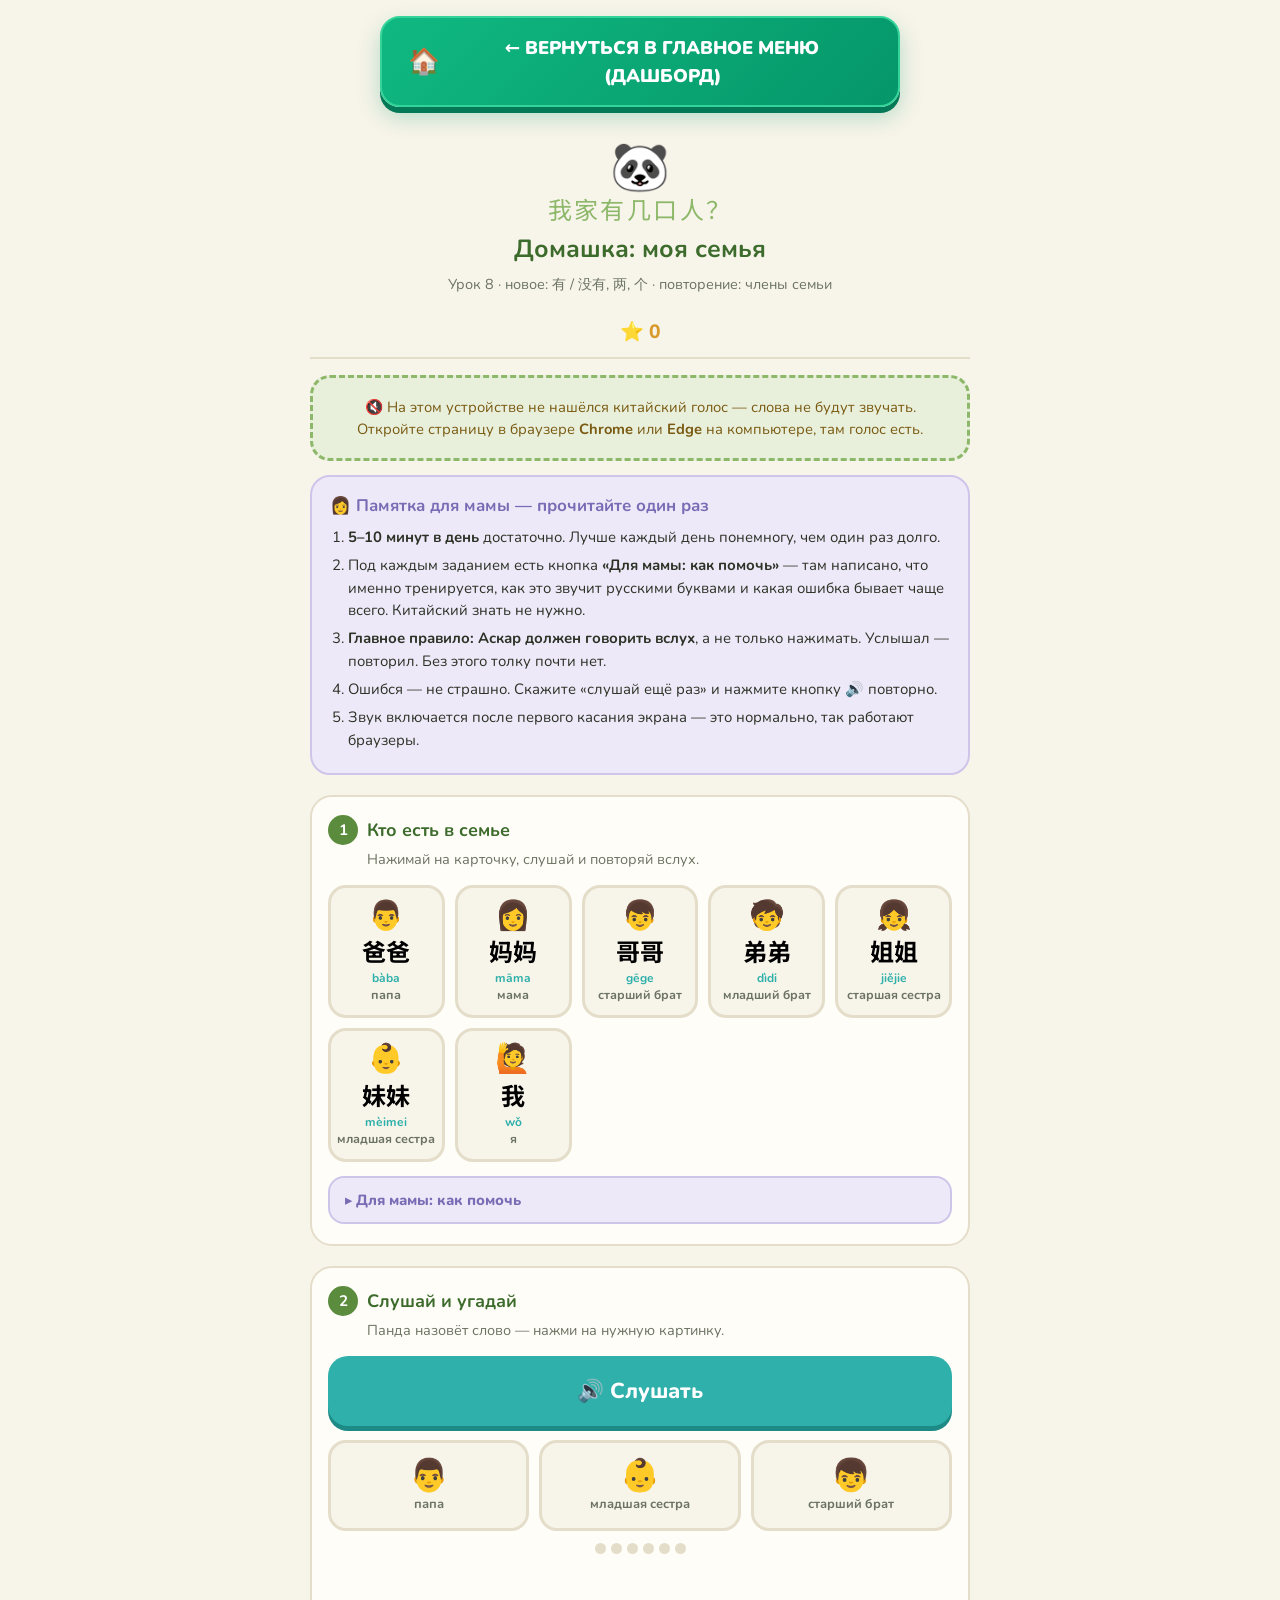
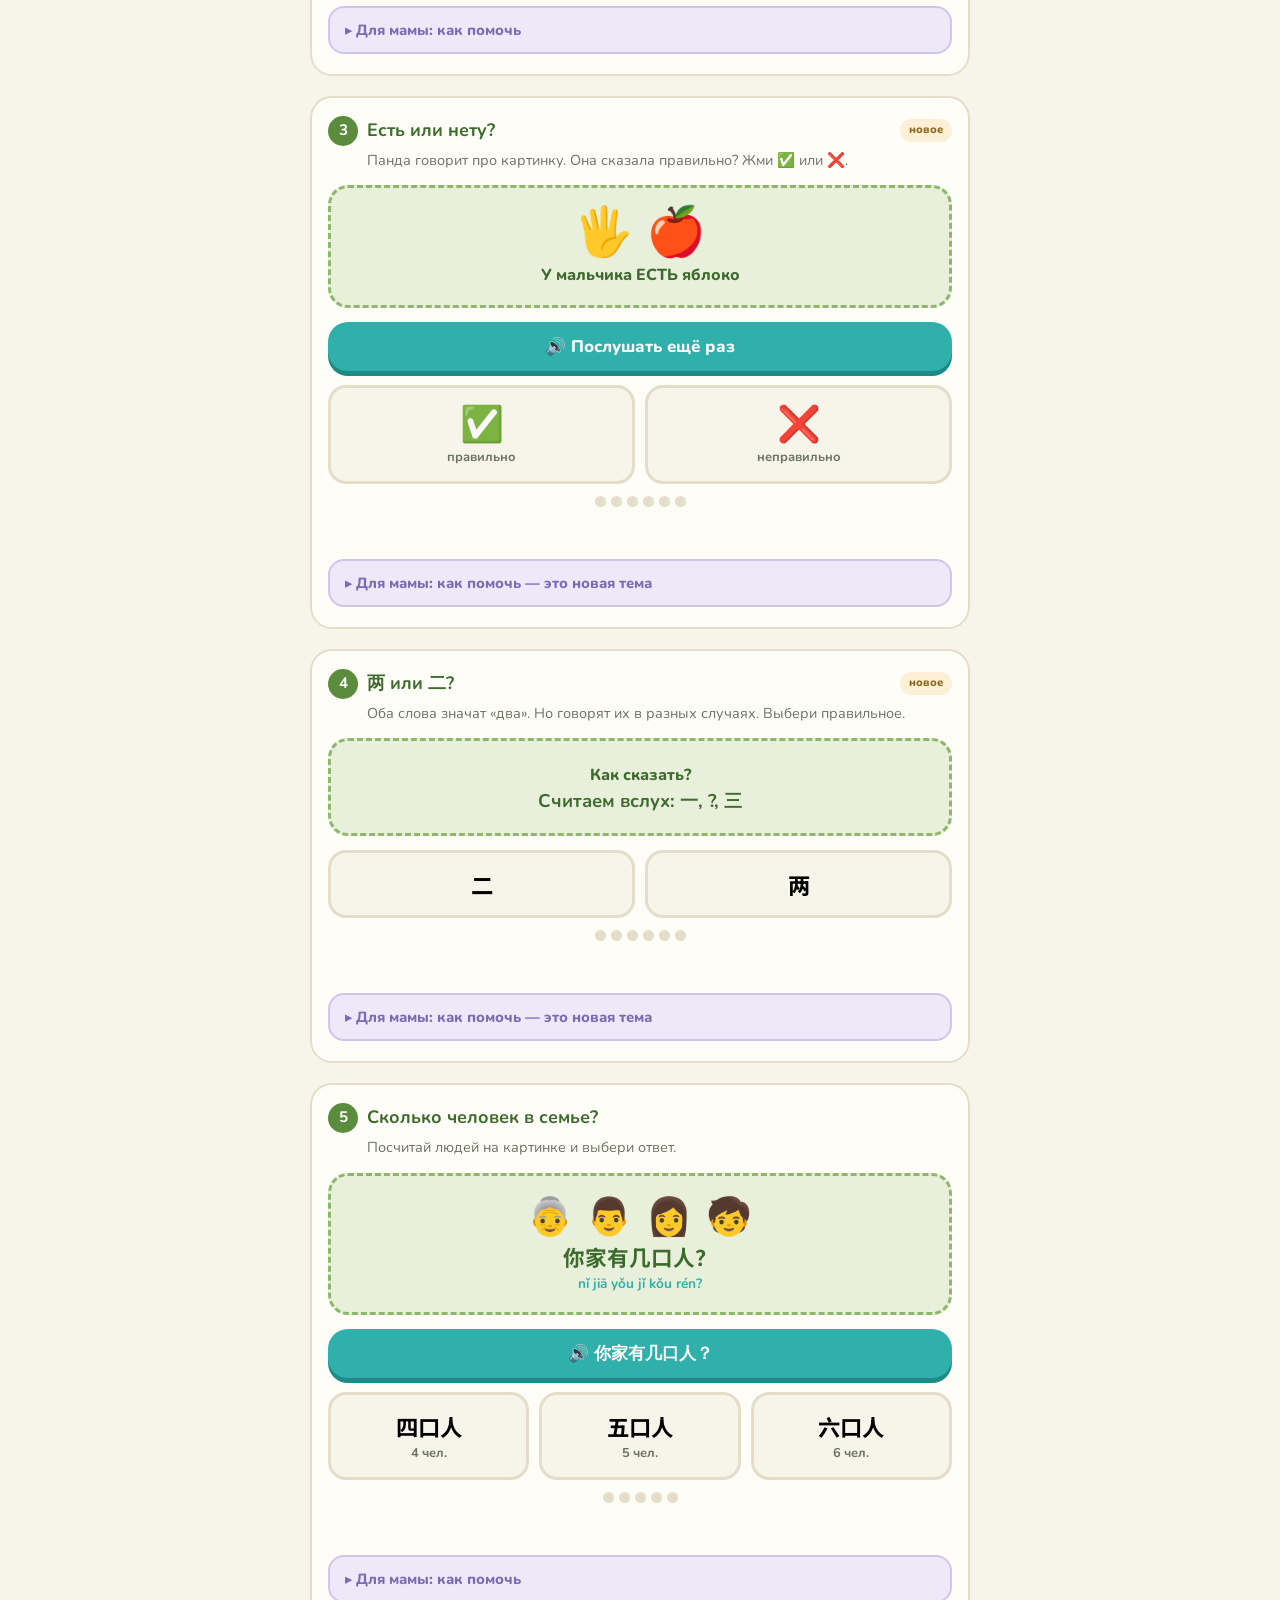
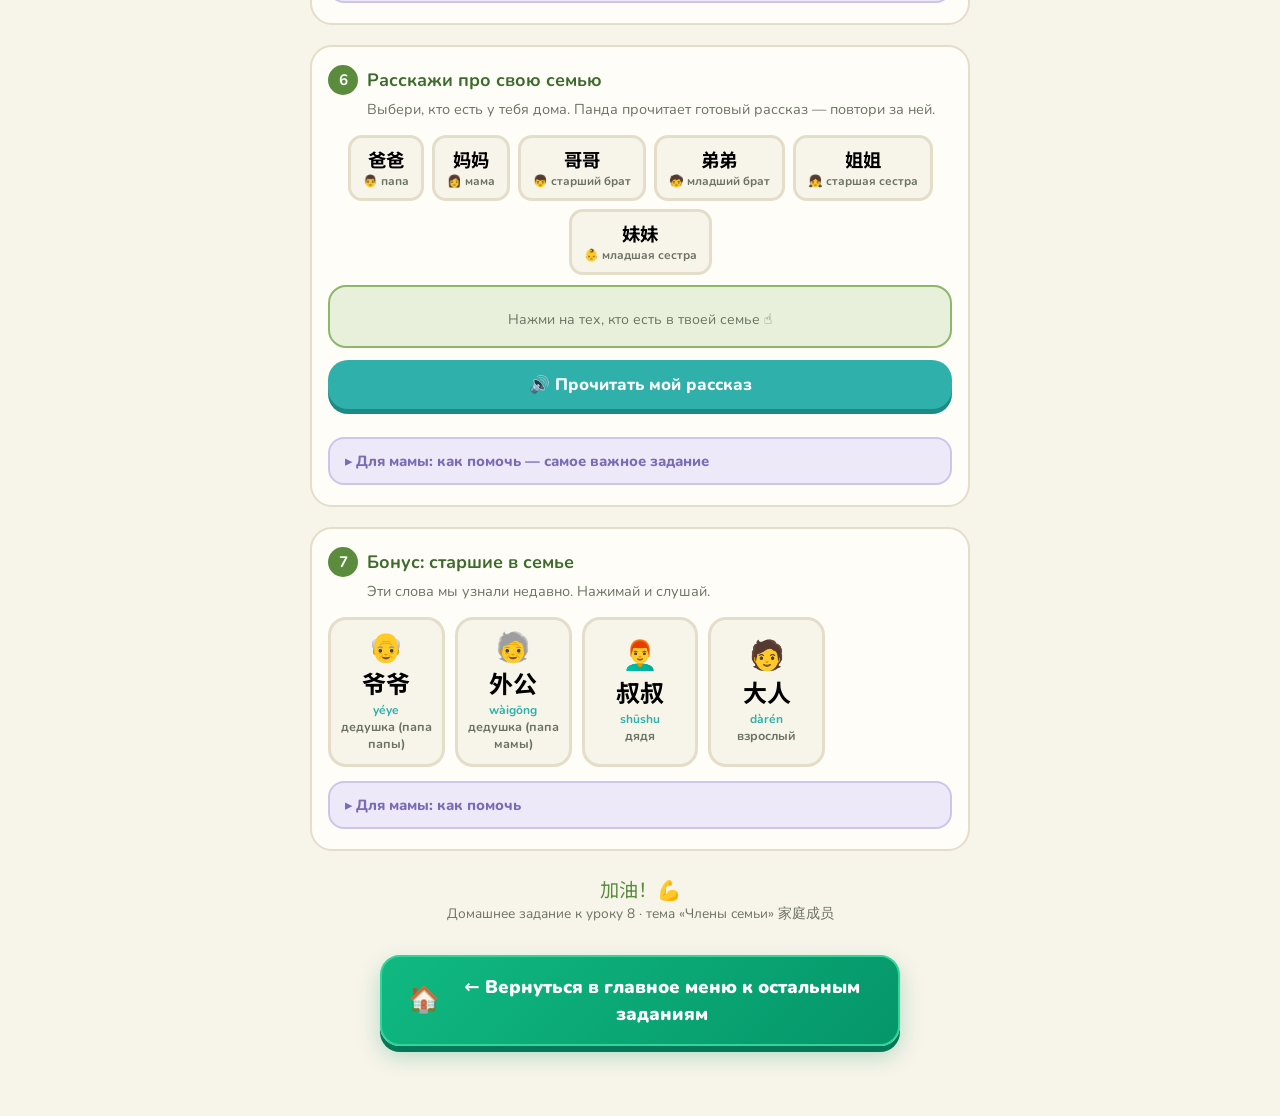
<file: console.html>
﻿<!DOCTYPE html>
<html lang="ru">
<head>
<meta charset="UTF-8">
<meta name="viewport" content="width=device-width, initial-scale=1.0">
<title>🔒 Панель преподавателя · Аскар | 阿斯凯</title>
<link rel="preconnect" href="https://fonts.googleapis.com">
<link rel="preconnect" href="https://fonts.gstatic.com" crossorigin>
<link href="https://fonts.googleapis.com/css2?family=Nunito:wght@600;700;800&family=Noto+Sans+SC:wght@500;700&display=swap" rel="stylesheet">
<style>
:root{
  --paper:#f7f4ea; --card:#fffdf8; --ink:#2c3226; --soft:#6b7362;
  --green:#5b8c3e; --green-d:#3d6b2c; --green-l:#e8f0dc; --bamboo:#8db86a;
  --teal:#2fb0aa; --teal-l:#dcf3f1; --gold:#d99a2b; --gold-l:#fdf0d6;
  --red:#c0503f; --red-l:#fbe6e1; --line:#e4ddc9;
  --mom:#7a6bb5; --mom-l:#eee9f8;
}
*{box-sizing:border-box;margin:0;padding:0;-webkit-tap-highlight-color:transparent}
body{background:var(--paper);color:var(--ink);font-family:'Nunito',system-ui,sans-serif;line-height:1.5;padding:0 14px 60px}
.zh{font-family:'Noto Sans SC','PingFang SC','Microsoft YaHei',sans-serif}
.wrap{max-width:660px;margin:0 auto}

header{text-align:center;padding:24px 0 12px}
header .p{font-size:3rem;line-height:1}
header .zhbig{font-family:'Noto Sans SC',sans-serif;font-size:1.5rem;color:var(--bamboo);letter-spacing:.1em}
header h1{font-size:1.55rem;color:var(--green-d);margin-top:4px}
header .date{color:var(--soft);font-size:.9rem;margin-top:6px}

.stars{position:sticky;top:0;z-index:20;background:rgba(247,244,234,.95);backdrop-filter:blur(8px);
  padding:10px 0;text-align:center;font-weight:800;color:var(--gold);font-size:1.2rem;
  border-bottom:2px solid var(--line);margin-bottom:16px}

.warn{display:none;background:var(--gold-l);border:2px solid #e9cd8e;border-radius:16px;
  padding:14px 16px;margin-bottom:16px;font-size:.92rem;color:#7a5a12}
.warn.show{display:block}

/* блок для мамы */
.momtop{background:var(--mom-l);border:2px solid #cfc4ea;border-radius:20px;padding:16px 18px;margin-bottom:20px}
.momtop h2{color:var(--mom);font-size:1.05rem;margin-bottom:8px}
.momtop ol{margin-left:18px;font-size:.93rem}
.momtop li{margin-bottom:6px}
.momtop b{color:var(--ink)}

details.mom{background:var(--mom-l);border:2px solid #cfc4ea;border-radius:16px;margin-top:14px;overflow:hidden}
details.mom summary{cursor:pointer;padding:11px 15px;font-weight:800;color:var(--mom);font-size:.92rem;list-style:none}
details.mom summary::-webkit-details-marker{display:none}
details.mom summary::before{content:"▸ ";font-weight:800}
details.mom[open] summary::before{content:"▾ "}
details.mom .in{padding:0 15px 14px;font-size:.92rem;color:#3f3a52}
details.mom .in p{margin-bottom:9px}
details.mom .in b{color:#2c2740}
.say{background:#fff;border:1px solid #d8cff0;border-radius:11px;padding:9px 12px;margin:8px 0}
.say .cn{font-family:'Noto Sans SC',sans-serif;font-size:1.15rem;font-weight:700;color:var(--green-d)}
.say .tr{color:var(--mom);font-weight:700;font-size:.88rem}
.say .ru{color:var(--soft);font-size:.88rem}
.err{background:#fff4f1;border-left:4px solid var(--red);border-radius:0 10px 10px 0;padding:8px 12px;margin-top:8px;font-size:.9rem}

.game{background:var(--card);border:2px solid var(--line);border-radius:22px;padding:18px 16px 20px;margin-bottom:20px}
.game h2{font-size:1.12rem;color:var(--green-d);display:flex;align-items:center;gap:9px;margin-bottom:4px}
.game h2 .n{width:30px;height:30px;border-radius:50%;background:var(--green);color:#fff;display:grid;place-items:center;font-size:.95rem;flex-shrink:0}
.game .sub{color:var(--soft);font-size:.9rem;margin:0 0 14px 39px}
.game .new{background:var(--gold-l);color:#8a6416;font-size:.7rem;font-weight:800;padding:3px 9px;border-radius:20px;margin-left:auto}

.cards{display:grid;grid-template-columns:repeat(auto-fill,minmax(100px,1fr));gap:10px}
.card{border:3px solid var(--line);background:var(--paper);border-radius:18px;padding:12px 6px;cursor:pointer;font-family:inherit;text-align:center;transition:.12s}
.card:active{transform:scale(.94)}
.card .emo{font-size:1.8rem;display:block;line-height:1.1}
.card .hz{font-family:'Noto Sans SC',sans-serif;font-size:1.5rem;font-weight:700;display:block;margin:2px 0}
.card .py{font-size:.75rem;color:var(--teal);font-weight:700;display:block}
.card .ru{font-size:.78rem;color:var(--soft);font-weight:700;display:block}
.card.on{border-color:var(--teal);background:var(--teal-l)}

.play{width:100%;border:none;border-radius:20px;background:var(--teal);color:#fff;font-family:inherit;
  font-weight:800;font-size:1.35rem;padding:20px;cursor:pointer;box-shadow:0 5px 0 #1d8a85;margin-bottom:14px}
.play:active{transform:translateY(3px);box-shadow:0 2px 0 #1d8a85}
.play.small{font-size:1.05rem;padding:13px}

.opts{display:grid;grid-template-columns:1fr 1fr 1fr;gap:10px}
.opts.two{grid-template-columns:1fr 1fr}
.opt{border:3px solid var(--line);background:var(--paper);border-radius:18px;padding:15px 6px;cursor:pointer;font-family:inherit;text-align:center;transition:.12s}
.opt:active{transform:scale(.95)}
.opt .emo{font-size:2rem;display:block;line-height:1.1}
.opt .hz{font-family:'Noto Sans SC',sans-serif;font-size:1.4rem;font-weight:700;display:block}
.opt .py{font-size:.75rem;color:var(--teal);font-weight:700;display:block}
.opt .ru{font-size:.8rem;color:var(--soft);font-weight:700;display:block;margin-top:2px}
.opt .big{font-size:2.2rem;display:block;line-height:1.2}
.opt.ok{border-color:var(--green);background:var(--green-l)}
.opt.no{border-color:var(--red);background:var(--red-l);opacity:.6}

.show{background:var(--green-l);border:3px dashed var(--bamboo);border-radius:20px;padding:18px;text-align:center;margin-bottom:14px}
.show .emo{font-size:3rem;line-height:1.1}
.show .people{font-size:2.3rem;letter-spacing:.05em;line-height:1.3}
.show .q{font-family:'Noto Sans SC',sans-serif;font-size:1.35rem;font-weight:700;color:var(--green-d)}
.show .qpy{color:var(--teal);font-size:.85rem;font-weight:700}
.show .ru{font-weight:800;color:var(--green-d);font-size:1rem;margin-top:4px}

.msg{text-align:center;font-weight:800;font-size:1rem;min-height:26px;margin-top:12px}
.msg.good{color:var(--green)}
.msg.bad{color:var(--red)}
.dots{display:flex;gap:5px;justify-content:center;margin-top:12px}
.dots i{width:11px;height:11px;border-radius:50%;background:var(--line)}
.dots i.ok{background:var(--green)}
.dots i.no{background:var(--red)}
.again{display:block;margin:12px auto 0;border:2px solid var(--bamboo);background:var(--card);color:var(--green-d);
  border-radius:14px;padding:10px 20px;font-family:inherit;font-weight:800;cursor:pointer;font-size:.95rem}

/* говорилка */
.pickrow{display:flex;flex-wrap:wrap;gap:8px;margin-bottom:10px;justify-content:center}
.pick{border:3px solid var(--line);background:var(--paper);border-radius:14px;padding:8px 12px;cursor:pointer;font-family:inherit;text-align:center}
.pick .hz{font-family:'Noto Sans SC',sans-serif;font-size:1.15rem;font-weight:700;display:block}
.pick .ru{font-size:.74rem;color:var(--soft);font-weight:700}
.pick.on{border-color:var(--green);background:var(--green-l)}
.result{background:var(--green-l);border:2px solid var(--bamboo);border-radius:18px;padding:16px;text-align:center;margin-top:6px}
.result .line{font-family:'Noto Sans SC',sans-serif;font-size:1.35rem;font-weight:700;color:var(--green-d);line-height:1.6}
.result .py{color:var(--teal);font-size:.85rem;font-weight:700}
.result .ru{color:var(--soft);font-size:.88rem;margin-top:6px}

.finish{background:linear-gradient(135deg,var(--green-d),var(--green));color:#fff;border-radius:22px;padding:24px;text-align:center;display:none}
.finish.show{display:block}
.finish .big{font-size:2.6rem}
.finish h3{font-size:1.2rem;margin:6px 0}

footer{text-align:center;color:var(--soft);font-size:.85rem;margin-top:24px}
footer .zh{color:var(--green);font-size:1.2rem;display:block}
.conf{position:fixed;inset:0;pointer-events:none;z-index:50}
.conf i{position:absolute;width:10px;height:14px;border-radius:2px;animation:fall 2.2s linear forwards}
@keyframes fall{to{transform:translateY(105vh) rotate(720deg);opacity:0}}
@media(prefers-reduced-motion:reduce){*{animation:none!important;transition:none!important}}
.pnav{display:flex;gap:8px;justify-content:center;flex-wrap:wrap;padding-top:14px}
.pnav a{border:2px solid var(--line);background:var(--card);border-radius:20px;padding:6px 14px;font-weight:800;font-size:.86rem;color:var(--soft);text-decoration:none}
.pnav a.on{background:var(--mom);border-color:var(--mom);color:#fff}
@media print{.pnav{display:none}}

/* Big Child-friendly Back Button */
.top-nav-bar {
  padding: 16px 0 12px;
  display: flex;
  justify-content: center;
}
.bottom-nav-bar {
  padding: 30px 0 10px;
  display: flex;
  justify-content: center;
}
.big-back-btn {
  display: inline-flex;
  align-items: center;
  justify-content: center;
  gap: 12px;
  background: linear-gradient(135deg, #10b981 0%, #059669 100%);
  color: #ffffff !important;
  text-decoration: none !important;
  padding: 16px 26px;
  border-radius: 20px;
  font-family: inherit;
  font-weight: 900;
  font-size: 1.15rem;
  box-shadow: 0 6px 0 #047857, 0 10px 22px rgba(5, 150, 105, 0.28);
  border: 2px solid #34d399;
  transition: transform 0.12s ease, box-shadow 0.12s ease;
  width: 100%;
  max-width: 520px;
  text-align: center;
}
.big-back-btn:hover {
  transform: translateY(-2px);
  box-shadow: 0 8px 0 #047857, 0 14px 26px rgba(5, 150, 105, 0.38);
  background: linear-gradient(135deg, #34d399 0%, #10b981 100%);
}
.big-back-btn:active {
  transform: translateY(4px);
  box-shadow: 0 2px 0 #047857;
}
.big-back-btn .btn-icon {
  font-size: 1.6rem;
  line-height: 1;
}

</style>
</head>
<body>
<div class="wrap">

  <div class="top-nav-bar">
    <a href="index.html" class="big-back-btn">
      <span class="btn-icon">🏠</span>
      <span>← ВЕРНУТЬСЯ В ГЛАВНОЕ МЕНЮ (ДАШБОРД)</span>
    </a>
  </div>

  <header>
    <div class="p">🐼</div>
    <div class="zhbig">我家有几口人？</div>
    <h1>Домашка: моя семья</h1>
    <div class="date">Урок 8 · новое: 有 / 没有, 两, 个 · повторение: члены семьи</div>
  </header>

  <div class="stars" id="stars">⭐ 0</div>

  <div class="warn" id="warn">
    🔇 На этом устройстве не нашёлся китайский голос — слова не будут звучать.
    Откройте страницу в браузере <b>Chrome</b> или <b>Edge</b> на компьютере, там голос есть.
  </div>

  <div class="momtop">
    <h2>👩 Памятка для мамы — прочитайте один раз</h2>
    <ol>
      <li><b>5–10 минут в день</b> достаточно. Лучше каждый день понемногу, чем один раз долго.</li>
      <li>Под каждым заданием есть кнопка <b>«Для мамы: как помочь»</b> — там написано, что именно тренируется, как это звучит русскими буквами и какая ошибка бывает чаще всего. Китайский знать не нужно.</li>
      <li><b>Главное правило: Аскар должен говорить вслух</b>, а не только нажимать. Услышал — повторил. Без этого толку почти нет.</li>
      <li>Ошибся — не страшно. Скажите «слушай ещё раз» и нажмите кнопку 🔊 повторно.</li>
      <li>Звук включается после первого касания экрана — это нормально, так работают браузеры.</li>
    </ol>
  </div>

  <!-- 1 -->
  <section class="game">
    <h2><span class="n">1</span> Кто есть в семье</h2>
    <p class="sub">Нажимай на карточку, слушай и повторяй вслух.</p>
    <div class="cards" id="g1"></div>
    <details class="mom"><summary>Для мамы: как помочь</summary><div class="in">
      <p><b>Что тренируем:</b> семь слов о членах семьи. Аскар их уже знает — здесь просто разогрев, чтобы вспомнить звучание.</p>
      <p><b>Как звучит</b> (русскими буквами, приблизительно):</p>
      <div class="say"><span class="cn">爸爸</span> <span class="tr">бА-ба</span> <span class="ru">— папа</span></div>
      <div class="say"><span class="cn">妈妈</span> <span class="tr">мА-ма</span> <span class="ru">— мама</span></div>
      <div class="say"><span class="cn">哥哥</span> <span class="tr">гЭ-гэ</span> <span class="ru">— старший брат</span></div>
      <div class="say"><span class="cn">弟弟</span> <span class="tr">ди-ди</span> <span class="ru">— младший брат (коротко, резко)</span></div>
      <div class="say"><span class="cn">姐姐</span> <span class="tr">цзе-цзе</span> <span class="ru">— старшая сестра</span></div>
      <div class="say"><span class="cn">妹妹</span> <span class="tr">мэй-мэй</span> <span class="ru">— младшая сестра</span></div>
      <div class="say"><span class="cn">我</span> <span class="tr">во</span> <span class="ru">— я</span></div>
      <div class="err"><b>Частая ошибка:</b> Аскар путает 姐姐 (старшая сестра) и 妹妹 (младшая). Подсказка-запоминалка: у знака 姐 справа «шкафчик», у 妹 — «платьице». Старшая сестра достала из шкафа платье и отдала младшей.</div>
      <p><b>Спросите его:</b> «А ты для своего брата кто — 哥哥 или 弟弟?» Правильный ответ: Аскар — 哥哥 (старший брат), а брат для него — 弟弟.</p>
    </div></details>
  </section>

  <!-- 2 -->
  <section class="game">
    <h2><span class="n">2</span> Слушай и угадай</h2>
    <p class="sub">Панда назовёт слово — нажми на нужную картинку.</p>
    <button class="play" id="p2">🔊 Слушать</button>
    <div class="opts" id="o2"></div>
    <div class="dots" id="d2"></div>
    <div class="msg" id="m2">&nbsp;</div>
    <details class="mom"><summary>Для мамы: как помочь</summary><div class="in">
      <p><b>Что тренируем:</b> понимание на слух. Это сильная сторона Аскара, на уроке он делает 6 из 6.</p>
      <p><b>Если ошибся:</b> не подсказывайте сразу. Нажмите 🔊 «Слушать» ещё раз и дайте вторую попытку.</p>
      <p><b>После каждого верного ответа</b> просите повторить слово вслух — именно это закрепляет.</p>
    </div></details>
  </section>

  <!-- 3 -->
  <section class="game">
    <h2><span class="n">3</span> Есть или нету?<span class="new">новое</span></h2>
    <p class="sub">Панда говорит про картинку. Она сказала правильно? Жми ✅ или ❌.</p>
    <div class="show" id="s3"></div>
    <button class="play small" id="p3">🔊 Послушать ещё раз</button>
    <div class="opts two" id="o3">
      <button class="opt" data-a="yes"><span class="big">✅</span><span class="ru">правильно</span></button>
      <button class="opt" data-a="no"><span class="big">❌</span><span class="ru">неправильно</span></button>
    </div>
    <div class="dots" id="d3"></div>
    <div class="msg" id="m3">&nbsp;</div>
    <details class="mom"><summary>Для мамы: как помочь — это новая тема</summary><div class="in">
      <p><b>Что тренируем:</b> два слова, которые в китайском значат «есть» и «нет».</p>
      <div class="say"><span class="cn">我有…</span> <span class="tr">во ёу</span> <span class="ru">— у меня есть…</span></div>
      <div class="say"><span class="cn">我没有…</span> <span class="tr">во мэй ёу</span> <span class="ru">— у меня нет…</span></div>
      <p>То есть чтобы получилось «нет», перед словом «есть» добавляется маленькое <b>没 (мэй)</b>. Всё.</p>
      <p><b>Как объяснить ребёнку на пальцах</b> — этот приём мы делали на уроке, он работает лучше всего:</p>
      <p>Дайте Аскару в руку любой предмет (ручку, игрушку) и попросите сказать <span class="zh">我有…</span> («во ёу…»). Потом пусть положит предмет и с пустыми руками скажет <span class="zh">我没有…</span> («во мэй ёу…»). Повторите 3–4 раза с разными предметами.</p>
      <div class="err"><b>Частая ошибка:</b> ребёнок проглатывает 没 и говорит «во ёу» вместо «во мэй ёу» — то есть получается противоположный смысл. Слушайте, чтобы «мэй» звучало отчётливо.</div>
      <p><b>В этом задании</b> на картинке либо есть предмет, либо рука пустая. Панда произносит фразу. Задача — понять, совпадает ли сказанное с картинкой.</p>
    </div></details>
  </section>

  <!-- 4 -->
  <section class="game">
    <h2><span class="n">4</span> 两 или 二?<span class="new">новое</span></h2>
    <p class="sub">Оба слова значат «два». Но говорят их в разных случаях. Выбери правильное.</p>
    <div class="show" id="s4"></div>
    <div class="opts two" id="o4"></div>
    <div class="dots" id="d4"></div>
    <div class="msg" id="m4">&nbsp;</div>
    <details class="mom"><summary>Для мамы: как помочь — это новая тема</summary><div class="in">
      <p><b>Что тренируем:</b> в китайском «два» — это два разных слова, и они не взаимозаменяемы.</p>
      <div class="say"><span class="cn">二</span> <span class="tr">эр</span> <span class="ru">— когда просто считаем: раз, два, три… или называем число (двенадцать, двадцать)</span></div>
      <div class="say"><span class="cn">两</span> <span class="tr">лян</span> <span class="ru">— когда считаем предметы или людей: два человека, две ручки</span></div>
      <p><b>Простое правило для ребёнка:</b> «Считаю вслух — говорю ЭР. Считаю кого-то или что-то — говорю ЛЯН».</p>
      <div class="say"><span class="cn">一、二、三</span> <span class="tr">и, эр, сань</span> <span class="ru">— раз, два, три</span></div>
      <div class="say"><span class="cn">两个人</span> <span class="tr">лян гэ жэнь</span> <span class="ru">— два человека</span></div>
      <div class="say"><span class="cn">两口人</span> <span class="tr">лян коу жэнь</span> <span class="ru">— два человека в семье</span></div>
      <div class="err"><b>Частая ошибка:</b> сказать 二个人 («эр гэ жэнь»). Так не говорят никогда. Если услышали — просто скажите: «людей считаем через ЛЯН».</div>
      <p><b>Заодно про 个 (гэ):</b> это словечко-помощник, которое китайцы ставят между числом и предметом. По-русски похоже на «две ШТУКИ ручек», «пять ГОЛОВ скота». В китайском такое обязательно почти всегда. Для людей в семье используется другой помощник — 口 (коу), он же «рот»: сколько ртов за столом.</p>
    </div></details>
  </section>

  <!-- 5 -->
  <section class="game">
    <h2><span class="n">5</span> Сколько человек в семье?</h2>
    <p class="sub">Посчитай людей на картинке и выбери ответ.</p>
    <div class="show" id="s5"></div>
    <button class="play small" id="p5">🔊 你家有几口人？</button>
    <div class="opts" id="o5"></div>
    <div class="dots" id="d5"></div>
    <div class="msg" id="m5">&nbsp;</div>
    <details class="mom"><summary>Для мамы: как помочь</summary><div class="in">
      <p><b>Что тренируем:</b> главный вопрос темы и ответ на него.</p>
      <div class="say"><span class="cn">你家有几口人？</span> <span class="tr">ни цзя ёу цзи коу жэнь?</span> <span class="ru">— Сколько человек в твоей семье?</span></div>
      <div class="say"><span class="cn">我家有四口人。</span> <span class="tr">во цзя ёу сы коу жэнь</span> <span class="ru">— В моей семье четыре человека.</span></div>
      <p><b>Числа:</b> 一 и (1), 二 эр (2), 三 сань (3), 四 сы (4), 五 у (5), 六 лиу (6), 七 ци (7).<br>
      Но «два человека» — 两口人 «лян коу жэнь», см. задание 4.</p>
      <div class="err"><b>Частая ошибка:</b> сказать «сы жэнь» без 口 («коу»). Слово 口 пропускать нельзя. Напомните: «не забудь коу».</div>
      <p><b>Обязательно спросите его про вашу настоящую семью:</b> «Сколько у нас человек? Скажи по-китайски». Пусть ответит полной фразой 我家有…口人.</p>
    </div></details>
  </section>

  <!-- 6 -->
  <section class="game">
    <h2><span class="n">6</span> Расскажи про свою семью</h2>
    <p class="sub">Выбери, кто есть у тебя дома. Панда прочитает готовый рассказ — повтори за ней.</p>
    <div class="pickrow" id="picks"></div>
    <div class="result" id="res"></div>
    <button class="play small" id="p6" style="margin-top:12px">🔊 Прочитать мой рассказ</button>
    <details class="mom"><summary>Для мамы: как помочь — самое важное задание</summary><div class="in">
      <p><b>Что тренируем:</b> связную речь о себе. Это цель всей темы: не отдельные слова, а рассказ из нескольких предложений.</p>
      <p><b>Как делать:</b> Аскар отмечает членов своей настоящей семьи, панда произносит фразу целиком. Задача — <b>повторить за пандой вслух, а потом сказать самому без кнопки</b>.</p>
      <p><b>Что должно получиться</b> (пример для семьи из четырёх человек):</p>
      <div class="say"><span class="cn">我家有四口人：爸爸、妈妈、弟弟和我。</span><br>
      <span class="tr">во цзя ёу сы коу жэнь: ба-ба, ма-ма, ди-ди хэ во</span><br>
      <span class="ru">В моей семье четыре человека: папа, мама, младший брат и я.</span></div>
      <p>Словечко <span class="zh">和</span> («хэ») значит «и» и ставится только перед последним в списке — как в русском.</p>
      <p><b>Если получится — снимите короткое видео</b> и отправьте учителю. Для ребёнка это отличная мотивация, а для нас — запись его прогресса.</p>
    </div></details>
  </section>

  <!-- 7 -->
  <section class="game">
    <h2><span class="n">7</span> Бонус: старшие в семье</h2>
    <p class="sub">Эти слова мы узнали недавно. Нажимай и слушай.</p>
    <div class="cards" id="g7"></div>
    <details class="mom"><summary>Для мамы: как помочь</summary><div class="in">
      <p><b>Что тренируем:</b> дедушек и дядю. В китайском важно, с чьей стороны родственник — папиной или маминой, и слова для них разные.</p>
      <div class="say"><span class="cn">爷爷</span> <span class="tr">е-е</span> <span class="ru">— дедушка, папа папы</span></div>
      <div class="say"><span class="cn">外公</span> <span class="tr">вай-гун</span> <span class="ru">— дедушка, папа мамы</span></div>
      <div class="say"><span class="cn">叔叔</span> <span class="tr">шу-шу</span> <span class="ru">— дядя</span></div>
      <p><b>Подсказка:</b> слог <b>外 (вай)</b> значит «внешний». Родня со стороны мамы для китайцев «внешняя» — отсюда 外公. Если запомнить эту логику, половина родственников запоминается сама.</p>
      <p>Это задание необязательное — если Аскар устал, пропустите. Оно на узнавание, а не на заучивание.</p>
    </div></details>
  </section>

  <section class="finish" id="fin">
    <div class="big">🏆</div>
    <h3>Всё сделано!</h3>
    <p id="fintext"></p>
  </section>

  <footer>
    <span class="zh">加油！💪</span>
    Домашнее задание к уроку 8 · тема «Члены семьи» 家庭成员
  </footer>
<div class="bottom-nav-bar">
    <a href="index.html" class="big-back-btn">
      <span class="btn-icon">🏠</span>
      <span>← Вернуться в главное меню к остальным заданиям</span>
    </a>
  </div>
</div>
<script>
var FAM = [
  {zh:'爸爸', py:'bàba',   ru:'папа',           emo:'👨'},
  {zh:'妈妈', py:'māma',   ru:'мама',           emo:'👩'},
  {zh:'哥哥', py:'gēge',   ru:'старший брат',   emo:'👦'},
  {zh:'弟弟', py:'dìdi',   ru:'младший брат',   emo:'🧒'},
  {zh:'姐姐', py:'jiějie', ru:'старшая сестра', emo:'👧'},
  {zh:'妹妹', py:'mèimei', ru:'младшая сестра', emo:'👶'},
  {zh:'我',   py:'wǒ',     ru:'я',              emo:'🙋'}
];
var OLDER = [
  {zh:'爷爷', py:'yéye',    ru:'дедушка (папа папы)', emo:'👴'},
  {zh:'外公', py:'wàigōng', ru:'дедушка (папа мамы)', emo:'🧓'},
  {zh:'叔叔', py:'shūshu',  ru:'дядя',                emo:'👨‍🦰'},
  {zh:'大人', py:'dàrén',   ru:'взрослый',            emo:'🧑'}
];
var THINGS = [
  {zh:'手机', py:'shǒujī', ru:'телефон', ru2:'телефона', emo:'📱'},
  {zh:'苹果', py:'píngguǒ', ru:'яблоко', ru2:'яблока',   emo:'🍎'},
  {zh:'书',   py:'shū',    ru:'книга',   ru2:'книги',    emo:'📕'},
  {zh:'球',   py:'qiú',    ru:'мяч',     ru2:'мяча',     emo:'⚽'}
];
var NUM = [
  {n:2, zh:'两口人', say:'两口人'},
  {n:3, zh:'三口人', say:'三口人'},
  {n:4, zh:'四口人', say:'四口人'},
  {n:5, zh:'五口人', say:'五口人'},
  {n:6, zh:'六口人', say:'六口人'}
];
var FACES = ['👨','👩','👦','👧','🧒','👶','👴','👵'];

/* пары вопросов для 两 / 二 */
var LIANG = [
  {ru:'Считаем вслух: 一, ?, 三', a:'二', b:'两', say:'一二三', why:'Просто счёт — говорим 二 (эр).'},
  {ru:'Два человека', a:'两个人', b:'二个人', say:'两个人', why:'Считаем людей — говорим 两 (лян).'},
  {ru:'В семье два человека', a:'两口人', b:'二口人', say:'两口人', why:'Считаем людей в семье — 两口人.'},
  {ru:'Число двенадцать', a:'十二', b:'十两', say:'十二', why:'В числах — всегда 二 (эр).'},
  {ru:'Два яблока', a:'两个苹果', b:'二个苹果', say:'两个苹果', why:'Считаем предметы — 两 (лян).'},
  {ru:'Число двадцать', a:'二十', b:'两十', say:'二十', why:'В числах — 二 (эр).'}
];

/* ====== ЗВУК ====== */
var VOICE = null, HAS_ZH = false, AUDIO_ON = false;
function pickVoice(){
  if(!window.speechSynthesis) return;
  var v = speechSynthesis.getVoices();
  if(!v.length) return;
  VOICE = null;
  for(var i=0;i<v.length;i++){ if(/云夏|Yunxia/i.test(v[i].name)){ VOICE=v[i]; break; } }
  if(!VOICE) for(var i=0;i<v.length;i++){ if(/晓晓|Xiaoxiao/i.test(v[i].name)){ VOICE=v[i]; break; } }
  if(!VOICE) for(var i=0;i<v.length;i++){ if(/zh[-_]CN/i.test(v[i].lang)){ VOICE=v[i]; break; } }
  if(!VOICE) for(var i=0;i<v.length;i++){ if(/^zh/i.test(v[i].lang)){ VOICE=v[i]; break; } }
  HAS_ZH = !!VOICE;
  if(HAS_ZH) document.getElementById('warn').className = 'warn';
}
function checkVoice(){
  pickVoice();
  if(!HAS_ZH) document.getElementById('warn').className = 'warn show';
}
if(window.speechSynthesis){ pickVoice(); speechSynthesis.onvoiceschanged = pickVoice; }
setTimeout(checkVoice, 1500);
setTimeout(checkVoice, 4000);
['pointerdown','keydown','touchstart'].forEach(function(e){
  document.addEventListener(e, function(){ AUDIO_ON = true; }, {once:true});
});
function speak(text){
  if(!window.speechSynthesis || !AUDIO_ON) return;
  try{
    speechSynthesis.cancel();
    var u = new SpeechSynthesisUtterance(String(text).replace(/[。？！、：]/g,' '));
    u.lang='zh-CN'; u.rate=0.78; u.pitch=1.05;
    if(VOICE) u.voice = VOICE;
    speechSynthesis.speak(u);
  }catch(e){}
}
var AC=null;
function beep(f,d,t){
  try{
    AC = AC || new (window.AudioContext||window.webkitAudioContext)();
    var o=AC.createOscillator(), g=AC.createGain();
    o.type=t||'sine'; o.frequency.value=f;
    g.gain.setValueAtTime(.13,AC.currentTime);
    g.gain.exponentialRampToValueAtTime(.001,AC.currentTime+d);
    o.connect(g); g.connect(AC.destination); o.start(); o.stop(AC.currentTime+d);
  }catch(e){}
}
function sndOK(){ beep(660,.12); setTimeout(function(){ beep(880,.18); },110); }
function sndNO(){ beep(200,.2,'triangle'); }
function sndWin(){ [523,659,784,1047].forEach(function(f,i){ setTimeout(function(){ beep(f,.22); }, i*110); }); }

function $(id){ return document.getElementById(id); }
function shuffle(a){ return a.slice().sort(function(){ return Math.random()-0.5; }); }
function rnd(a){ return a[Math.floor(Math.random()*a.length)]; }
function el(t,c,h){ var e=document.createElement(t); if(c)e.className=c; if(h!=null)e.innerHTML=h; return e; }
function confetti(){
  var box=el('div','conf'); document.body.appendChild(box);
  var cols=['#5b8c3e','#d99a2b','#2fb0aa','#c0503f','#7a6bb5'];
  for(var i=0;i<50;i++){
    var p=el('i');
    p.style.left=Math.random()*100+'vw';
    p.style.top=(-10-Math.random()*15)+'vh';
    p.style.background=rnd(cols);
    p.style.animationDelay=(Math.random()*.6)+'s';
    box.appendChild(p);
  }
  setTimeout(function(){ box.remove(); },3200);
}
var TOTAL=0, DONE={g2:false,g3:false,g4:false,g5:false};
function star(){ TOTAL++; $('stars').textContent='⭐ '+TOTAL; }
function checkFinish(){
  if(DONE.g2&&DONE.g3&&DONE.g4&&DONE.g5){
    $('fin').className='finish show';
    $('fintext').textContent='Собрано звёздочек: '+TOTAL+'. Теперь расскажи маме про свою семью по-китайски!';
    sndWin(); confetti();
  }
}
function makeDots(box,n){ box.innerHTML=''; for(var i=0;i<n;i++) box.appendChild(el('i')); }

/* 1 — карточки семьи */
(function(){
  var box=$('g1');
  FAM.forEach(function(w){
    var b=el('button','card',
      '<span class="emo">'+w.emo+'</span><span class="hz zh">'+w.zh+'</span>'+
      '<span class="py">'+w.py+'</span><span class="ru">'+w.ru+'</span>');
    b.onclick=function(){ speak(w.zh); b.className='card on'; setTimeout(function(){ b.className='card'; },600); };
    box.appendChild(b);
  });
})();

/* 7 — старшие */
(function(){
  var box=$('g7');
  OLDER.forEach(function(w){
    var b=el('button','card',
      '<span class="emo">'+w.emo+'</span><span class="hz zh">'+w.zh+'</span>'+
      '<span class="py">'+w.py+'</span><span class="ru">'+w.ru+'</span>');
    b.onclick=function(){ speak(w.zh); b.className='card on'; setTimeout(function(){ b.className='card'; },600); };
    box.appendChild(b);
  });
})();

/* 2 — слушай и угадай */
(function(){
  var R=6,i=0,ok=0,lock=false,target=null;
  var order=shuffle(FAM).slice(0,R);
  var opts=$('o2'),msg=$('m2'),dots=$('d2');
  makeDots(dots,R);
  function round(){
    if(i>=R){
      opts.innerHTML='';
      msg.className='msg good'; msg.textContent='Готово! '+ok+' из '+R+' 🎉';
      var b=el('button','again','Играть ещё раз');
      b.onclick=function(){ i=0;ok=0;order=shuffle(FAM).slice(0,R);makeDots(dots,R);msg.innerHTML='&nbsp;';round(); };
      opts.appendChild(b);
      if(!DONE.g2){ DONE.g2=true; checkFinish(); }
      return;
    }
    lock=false; target=order[i];
    var others=shuffle(FAM.filter(function(w){ return w.zh!==target.zh; })).slice(0,2);
    var three=shuffle(others.concat([target]));
    opts.innerHTML='';
    three.forEach(function(w){
      var b=el('button','opt','<span class="emo">'+w.emo+'</span><span class="ru">'+w.ru+'</span>');
      b.onclick=function(){ choose(b,w); };
      opts.appendChild(b);
    });
    msg.className='msg'; msg.innerHTML='&nbsp;';
    setTimeout(function(){ speak(target.zh); },300);
  }
  function choose(btn,w){
    if(lock) return; lock=true;
    var d=dots.children[i];
    if(w.zh===target.zh){
      btn.className='opt ok'; d.className='ok'; ok++; sndOK(); star();
      msg.className='msg good'; msg.textContent='Верно! '+target.zh+' — '+target.ru+'. Повтори вслух!';
    } else {
      btn.className='opt no'; d.className='no'; sndNO();
      msg.className='msg bad'; msg.textContent='Панда сказала: '+target.zh+' — '+target.ru;
      for(var k=0;k<opts.children.length;k++){
        if(opts.children[k].textContent.indexOf(target.ru)>=0) opts.children[k].className='opt ok';
      }
    }
    i++; setTimeout(round,1800);
  }
  $('p2').onclick=function(){ if(target) speak(target.zh); };
  round();
})();

/* 3 — есть / нету */
(function(){
  var R=6,i=0,ok=0,lock=false;
  var thing=null, hasIt=false, saidHas=false;
  var show=$('s3'),msg=$('m3'),dots=$('d3'),opts=$('o3');
  makeDots(dots,R);
  function phrase(){ return (saidHas?'我有':'我没有') + thing.zh; }
  function round(){
    if(i>=R){
      msg.className='msg good'; msg.textContent='Готово! '+ok+' из '+R+' 🎉';
      show.innerHTML='<div class="emo">🐼</div><div class="ru">Ты понял 有 и 没有!</div>';
      var b=el('button','again','Играть ещё раз');
      b.onclick=function(){ i=0;ok=0;makeDots(dots,R);msg.innerHTML='&nbsp;';round(); };
      show.appendChild(b);
      if(!DONE.g3){ DONE.g3=true; checkFinish(); }
      return;
    }
    lock=false;
    thing=rnd(THINGS);
    hasIt=Math.random()<0.5;
    saidHas=Math.random()<0.5;
    show.innerHTML = hasIt
      ? '<div class="emo">🖐️ '+thing.emo+'</div><div class="ru">У мальчика ЕСТЬ '+thing.ru+'</div>'
      : '<div class="emo">✋</div><div class="ru">У мальчика НЕТ '+thing.ru2+' (руки пустые)</div>';
    msg.className='msg'; msg.innerHTML='&nbsp;';
    setTimeout(function(){ speak(phrase()); },350);
  }
  function answer(yes){
    if(lock) return; lock=true;
    var right = (saidHas===hasIt);
    var d=dots.children[i];
    var said = phrase();
    var trans = saidHas ? ('«у меня есть '+thing.ru+'»') : ('«у меня нет '+thing.ru2+'»');
    if(yes===right){
      d.className='ok'; ok++; sndOK(); star();
      msg.className='msg good'; msg.textContent='Верно! Панда сказала '+said+' — '+trans;
    } else {
      d.className='no'; sndNO();
      msg.className='msg bad'; msg.textContent='Панда сказала '+said+' — '+trans+'. Послушай ещё раз!';
    }
    i++; setTimeout(round,2400);
  }
  for(var k=0;k<opts.children.length;k++){
    (function(btn){ btn.onclick=function(){ answer(btn.getAttribute('data-a')==='yes'); }; })(opts.children[k]);
  }
  $('p3').onclick=function(){ if(thing) speak(phrase()); };
  round();
})();

/* 4 — 两 или 二 */
(function(){
  var order=shuffle(LIANG), R=order.length, i=0, ok=0, lock=false, cur=null;
  var show=$('s4'),opts=$('o4'),msg=$('m4'),dots=$('d4');
  makeDots(dots,R);
  function round(){
    if(i>=R){
      opts.innerHTML='';
      show.innerHTML='<div class="emo">🐼</div><div class="ru">Теперь ты знаешь разницу!</div>';
      msg.className='msg good'; msg.textContent='Готово! '+ok+' из '+R+' 🎉';
      var b=el('button','again','Ещё раз');
      b.onclick=function(){ i=0;ok=0;order=shuffle(LIANG);makeDots(dots,R);msg.innerHTML='&nbsp;';round(); };
      opts.appendChild(b);
      if(!DONE.g4){ DONE.g4=true; checkFinish(); }
      return;
    }
    lock=false; cur=order[i];
    show.innerHTML='<div class="ru">Как сказать?</div><div class="q" style="font-family:Nunito,sans-serif;font-size:1.15rem">'+cur.ru+'</div>';
    var pair=shuffle([{t:cur.a,good:true},{t:cur.b,good:false}]);
    opts.innerHTML='';
    pair.forEach(function(p){
      var b=el('button','opt','<span class="hz zh">'+p.t+'</span>');
      b.onclick=function(){ choose(b,p); };
      opts.appendChild(b);
    });
    msg.className='msg'; msg.innerHTML='&nbsp;';
  }
  function choose(btn,p){
    if(lock) return; lock=true;
    var d=dots.children[i];
    if(p.good){
      btn.className='opt ok'; d.className='ok'; ok++; sndOK(); star(); speak(cur.say);
      msg.className='msg good'; msg.textContent='Верно! '+cur.why;
    } else {
      btn.className='opt no'; d.className='no'; sndNO(); speak(cur.say);
      msg.className='msg bad'; msg.textContent='Правильно: '+cur.a+'. '+cur.why;
      for(var k=0;k<opts.children.length;k++){
        if(opts.children[k].textContent===cur.a) opts.children[k].className='opt ok';
      }
    }
    i++; setTimeout(round,2600);
  }
  round();
})();

/* 5 — сколько человек */
(function(){
  var R=5,i=0,ok=0,lock=false,cnt=0;
  var show=$('s5'),opts=$('o5'),msg=$('m5'),dots=$('d5');
  makeDots(dots,R);
  function round(){
    if(i>=R){
      opts.innerHTML='';
      show.innerHTML='<div class="emo">🐼</div><div class="ru">Ты умеешь считать семью!</div>';
      msg.className='msg good'; msg.textContent='Готово! '+ok+' из '+R+' 🎉';
      var b=el('button','again','Ещё раз');
      b.onclick=function(){ i=0;ok=0;makeDots(dots,R);msg.innerHTML='&nbsp;';round(); };
      opts.appendChild(b);
      if(!DONE.g5){ DONE.g5=true; checkFinish(); }
      return;
    }
    lock=false;
    cnt=2+Math.floor(Math.random()*5);
    show.innerHTML='<div class="people">'+shuffle(FACES).slice(0,cnt).join(' ')+'</div>'+
      '<div class="q zh">你家有几口人？</div><div class="qpy">nǐ jiā yǒu jǐ kǒu rén?</div>';
    var right=null;
    for(var k=0;k<NUM.length;k++){ if(NUM[k].n===cnt) right=NUM[k]; }
    var three=shuffle(shuffle(NUM.filter(function(x){ return x.n!==cnt; })).slice(0,2).concat([right]));
    opts.innerHTML='';
    three.forEach(function(x){
      var b=el('button','opt','<span class="hz zh">'+x.zh+'</span><span class="ru">'+x.n+' чел.</span>');
      b.onclick=function(){ choose(b,x,right); };
      opts.appendChild(b);
    });
    msg.className='msg'; msg.innerHTML='&nbsp;';
    setTimeout(function(){ speak('你家有几口人'); },300);
  }
  function choose(btn,x,right){
    if(lock) return; lock=true;
    var d=dots.children[i];
    if(x.n===cnt){
      btn.className='opt ok'; d.className='ok'; ok++; sndOK(); star();
      speak('我家有'+x.say);
      msg.className='msg good'; msg.textContent='Верно! Повтори: 我家有'+x.zh+'。';
    } else {
      btn.className='opt no'; d.className='no'; sndNO();
      msg.className='msg bad'; msg.textContent='Посчитай ещё раз ✋ Правильно: '+right.zh;
      for(var k=0;k<opts.children.length;k++){
        if(opts.children[k].textContent.indexOf(right.zh)>=0) opts.children[k].className='opt ok';
      }
    }
    i++; setTimeout(round,2200);
  }
  $('p5').onclick=function(){ speak('你家有几口人'); };
  round();
})();

/* 6 — рассказ о своей семье */
(function(){
  var members=FAM.filter(function(w){ return w.zh!=='我'; });
  var chosen={};
  var picks=$('picks'), res=$('res');
  members.forEach(function(m){
    var b=el('button','pick','<span class="hz zh">'+m.zh+'</span><span class="ru">'+m.emo+' '+m.ru+'</span>');
    b.onclick=function(){
      if(chosen[m.zh]){ delete chosen[m.zh]; b.className='pick'; }
      else { chosen[m.zh]=true; b.className='pick on'; }
      build();
    };
    picks.appendChild(b);
  });
  var text='', pyText='', rewarded=false;
  function plural(n){
    var d=n%10, dd=n%100;
    if(d===1 && dd!==11) return 'человек';
    if(d>=2 && d<=4 && (dd<12||dd>14)) return 'человека';
    return 'человек';
  }
  var NZ=['零','一','两','三','四','五','六','七','八','九','十'];
  var NPY=['','и','лян','сань','сы','у','лиу','ци','ба','цзиу','ши'];
  var PY={'爸爸':'ба-ба','妈妈':'ма-ма','哥哥':'гэ-гэ','弟弟':'ди-ди','姐姐':'цзе-цзе','妹妹':'мэй-мэй'};
  function build(){
    var list=members.filter(function(m){ return chosen[m.zh]; });
    var total=list.length+1;
    var nz=NZ[total]||String(total);
    var npy=NPY[total]||String(total);
    if(list.length){
      text='我家有'+nz+'口人：'+list.map(function(m){ return m.zh; }).join('、')+'和我。';
      pyText='во цзя ёу '+npy+' коу жэнь: '+list.map(function(m){ return PY[m.zh]; }).join(', ')+' хэ во';
      res.innerHTML='<div class="line zh">'+text+'</div>'+
        '<div class="py">'+pyText+'</div>'+
        '<div class="ru">В моей семье '+total+' '+plural(total)+': '+list.map(function(m){ return m.ru; }).join(', ')+' и я.</div>';
    } else {
      text='';
      res.innerHTML='<div class="ru">Нажми на тех, кто есть в твоей семье ☝️</div>';
    }
  }
  $('p6').onclick=function(){
    if(!text){ res.innerHTML='<div class="ru">Сначала выбери, кто есть в семье ☝️</div>'; return; }
    speak(text);
    if(!rewarded){ rewarded=true; star(); }
  };
  build();
})();
</script>
</body>
</html>
</file>
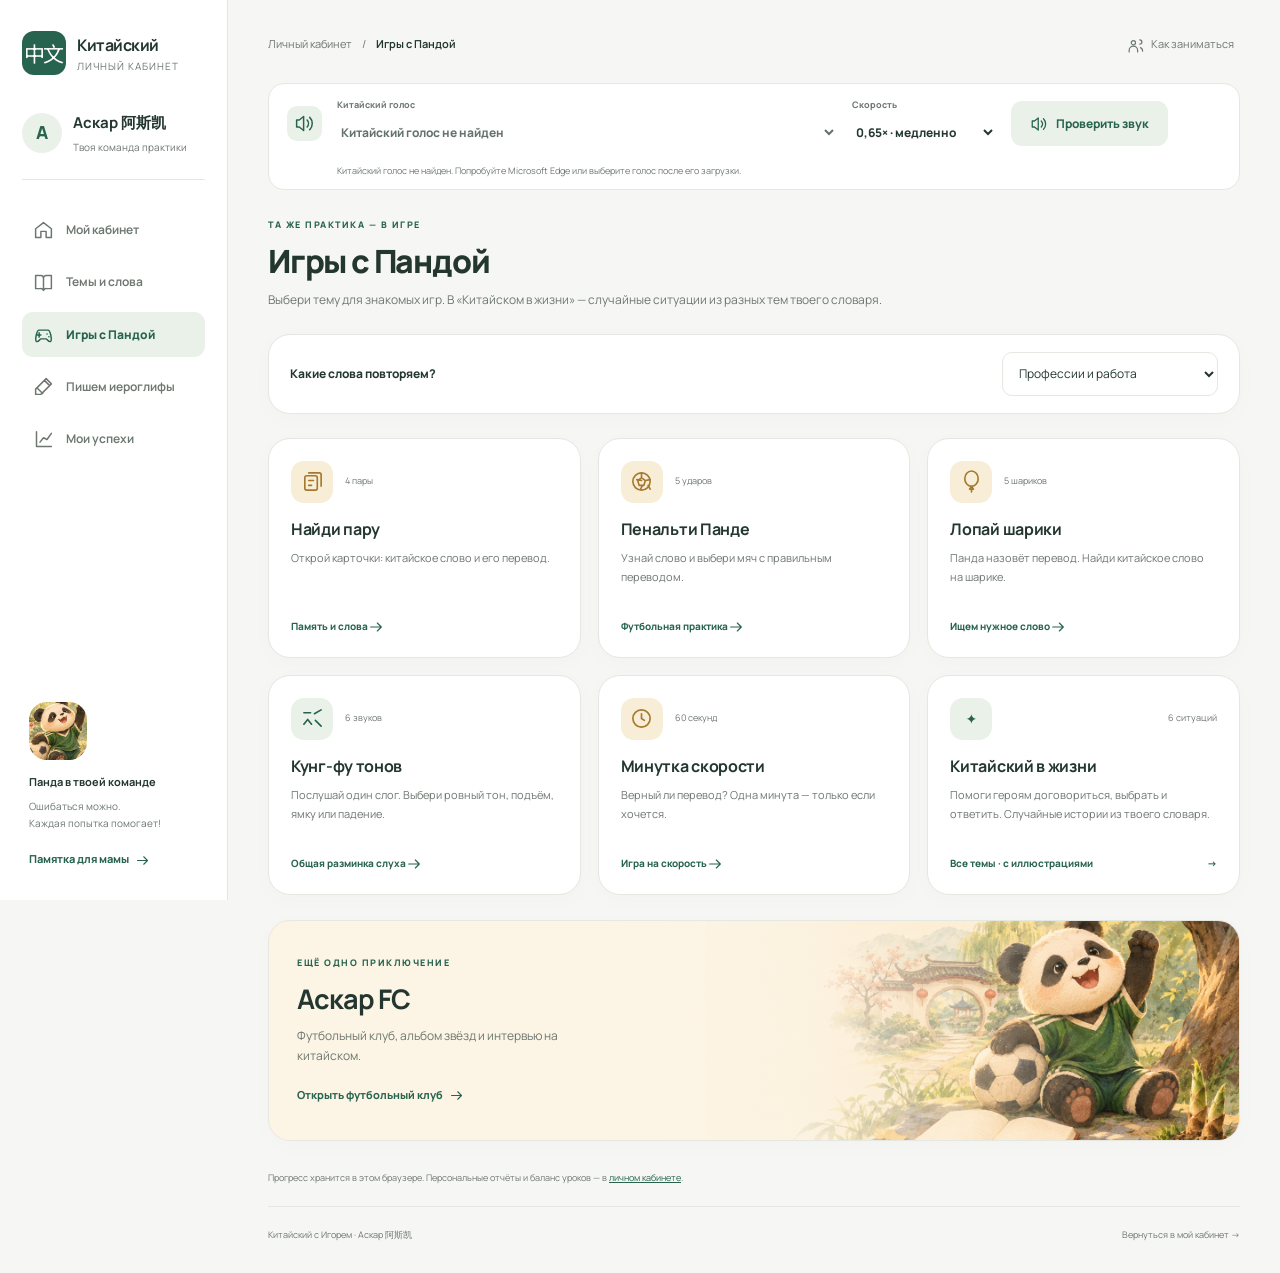
<file: games.html>
<!doctype html><html lang="ru"><head><meta charset="utf-8"><meta name="viewport" content="width=device-width,initial-scale=1"><meta name="theme-color" content="#f6f7f4"><title>Игры с Пандой · Аскар</title><meta http-equiv="refresh" content="0;url=trainer.html#games"><link rel="canonical" href="trainer.html#games"><style>body{margin:0;background:#f6f7f4;color:#233730;font:16px/1.7 system-ui;display:grid;place-items:center;min-height:100vh}main{max-width:480px;padding:30px}a{display:inline-block;background:#27634e;color:white;padding:12px 20px;border-radius:12px;text-decoration:none}p{color:#6d7770}</style></head><body><main><h1>Игры теперь вместе с практикой</h1><p>Пенальти, парные карточки, шарики и тоны — в едином центре занятий с Пандой.</p><a href="trainer.html#games">Открыть игры с Пандой →</a></main><script>location.replace('trainer.html#games');</script></body></html>
</file>
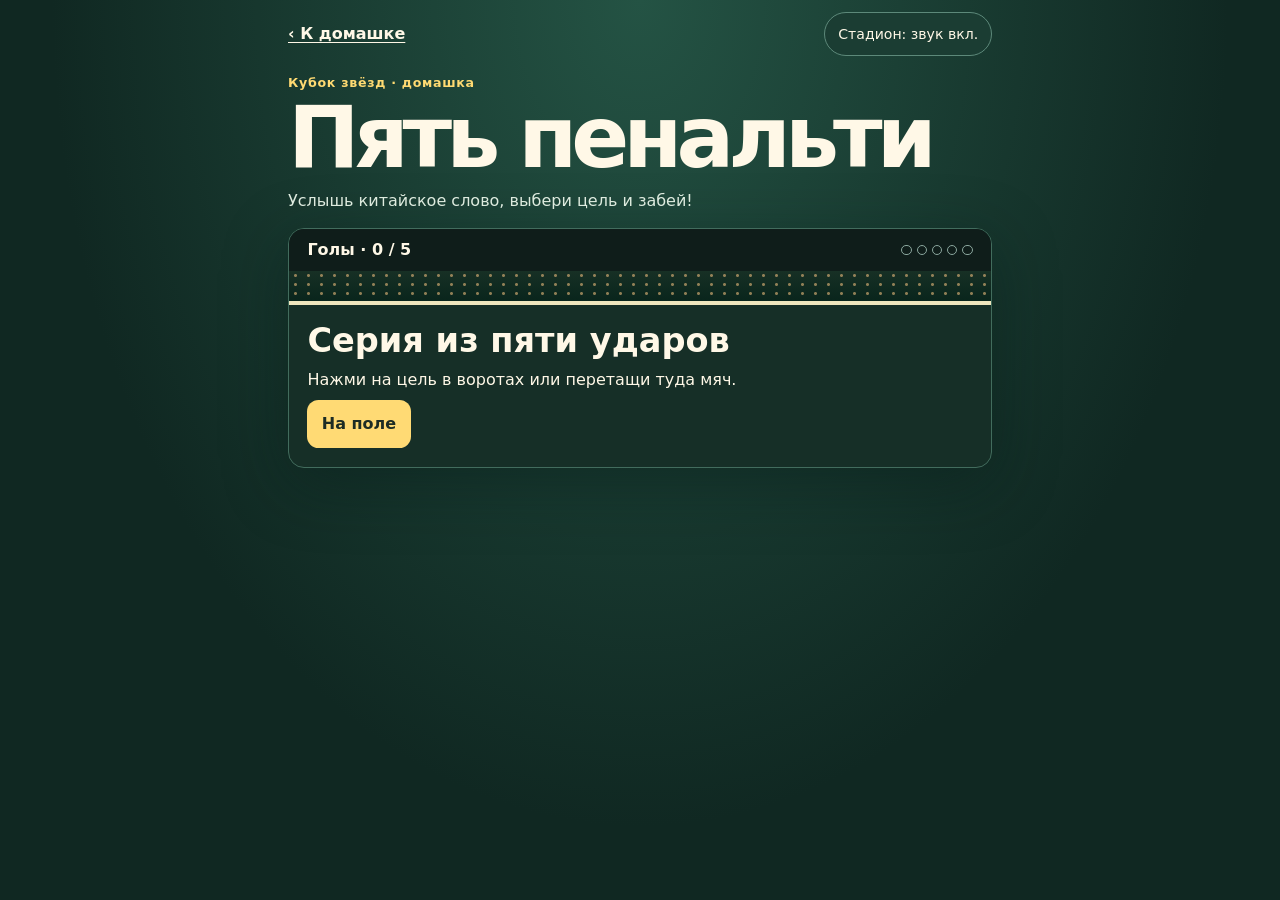
<file: homework-penalties.html>
<!doctype html>
<html lang="ru">
<head>
  <meta charset="utf-8">
  <meta name="viewport" content="width=device-width, initial-scale=1">
  <meta name="theme-color" content="#12332c">
  <title>Пять пенальти · Домашка Аскара</title>
  <link rel="stylesheet" href="homework-penalties.css">
  <script type="module" src="homework-penalties.js"></script>
</head>
<body>
  <main>
    <nav class="top" aria-label="Домашнее задание">
      <a href="index.html#homework">‹ К домашке</a>
      <button type="button" id="effects" aria-pressed="true">Стадион: звук вкл.</button>
    </nav>
    <header>
      <p class="kicker">Кубок звёзд · домашка</p>
      <h1>Пять пенальти</h1>
      <p>Услышь китайское слово, выбери цель и забей!</p>
    </header>
    <section id="game" aria-label="Серия пенальти">
      <noscript>Включи JavaScript, чтобы играть.</noscript>
    </section>
  </main>
</body>
</html>
</file>
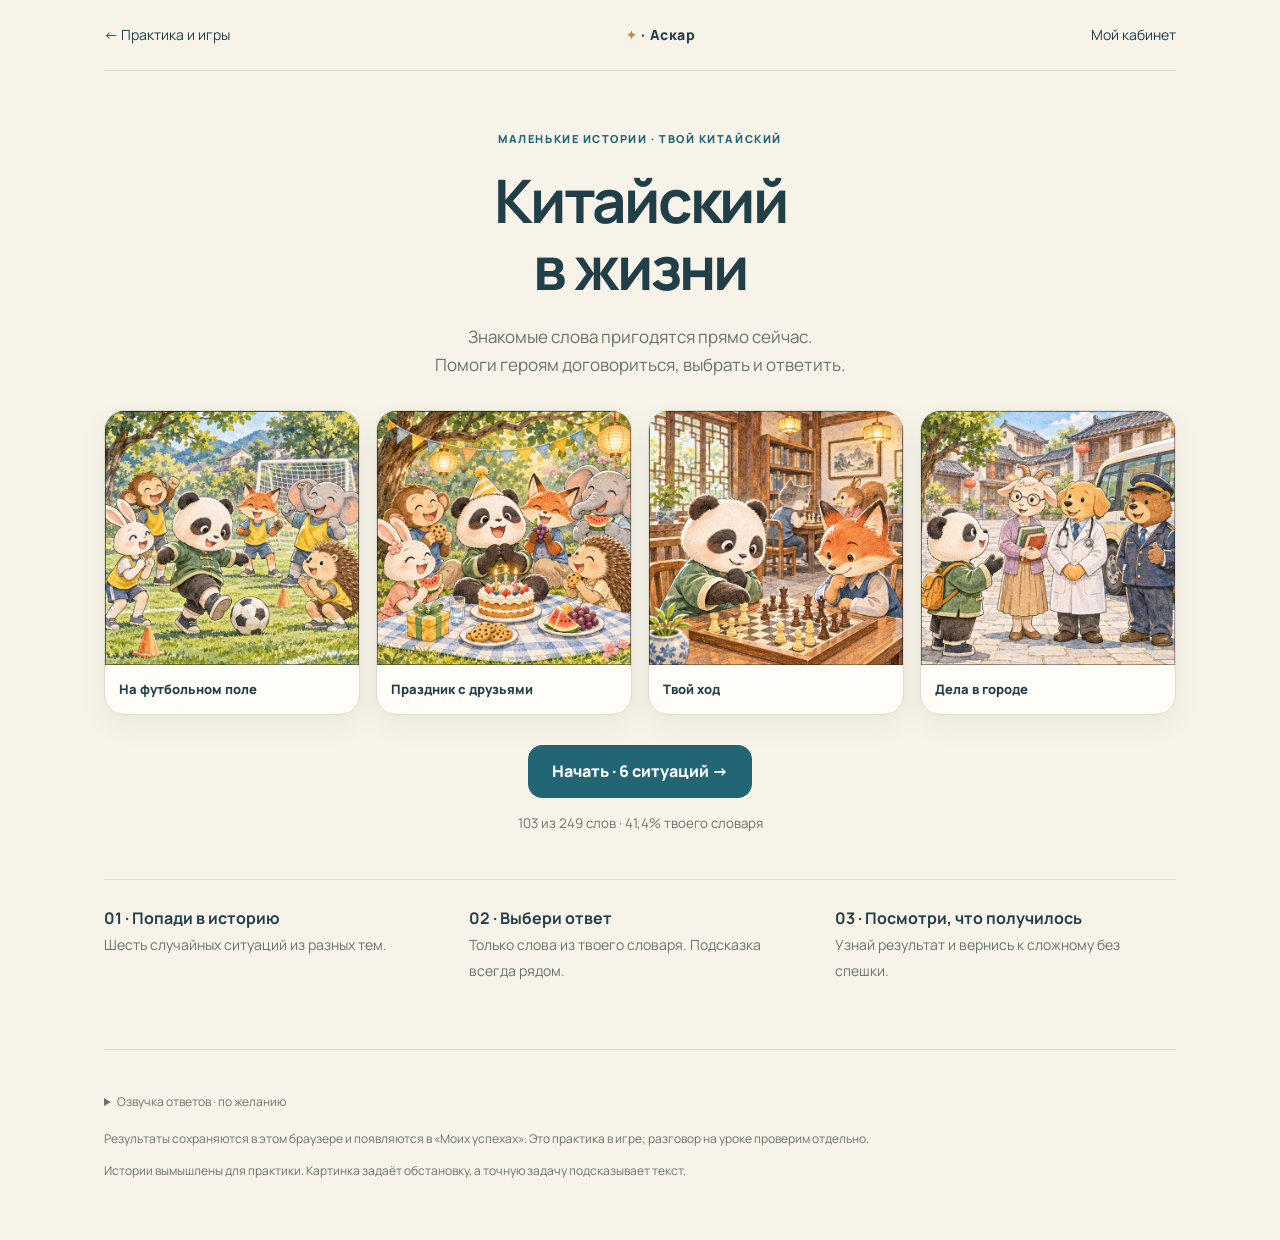
<file: life-stories.html>
<!doctype html>
<html lang="ru"><head><meta charset="utf-8"><meta name="viewport" content="width=device-width,initial-scale=1"><meta name="theme-color" content="#f7f3e9"><title>Китайский в жизни · Аскар</title><meta name="description" content="Практикуем знакомые слова в маленьких жизненных историях. Личные ситуации, иллюстрации и понятный результат."><link rel="preconnect" href="https://fonts.googleapis.com"><link href="https://fonts.googleapis.com/css2?family=Manrope:wght@400;500;600;700;800&family=Noto+Sans+SC:wght@400;500;700&display=swap" rel="stylesheet"><link rel="stylesheet" href="life-stories.css?v=5"><script src="speech.js" defer></script><script src="life-stories.js?v=5" defer></script></head>
<body data-student="askar"><a class="skip" href="#main">К игре</a><div class="shell"><header class="topbar"><a href="trainer.html#games">← Практика и игры</a><div class="brand"><span>✦</span> · Аскар</div><a href="index.html">Мой кабинет</a></header><main id="main"><section id="intro"><div class="intro-head"><span class="eyebrow">Маленькие истории · твой китайский</span><h1>Китайский<br>в жизни</h1><p>Знакомые слова пригодятся прямо сейчас.<br>Помоги героям договориться, выбрать и ответить.</p></div><div id="collection" class="collection"></div><div class="begin"><button id="start" class="primary" disabled>Загружаем твои истории…</button><small id="coverage"></small><p id="last-result"></p></div><div class="how"><div><b>01 · Попади в историю</b><span>Шесть случайных ситуаций из разных тем.</span></div><div><b>02 · Выбери ответ</b><span>Только слова из твоего словаря. Подсказка всегда рядом.</span></div><div><b>03 · Посмотри, что получилось</b><span>Узнай результат и вернись к сложному без спешки.</span></div></div></section><section id="game" hidden aria-label="Ситуации из жизни"></section><section id="result" class="result" hidden></section><noscript>Для игры нужен JavaScript. Все слова доступны в твоём тренажёре.</noscript></main><footer class="footer"><details class="voice"><summary>Озвучка ответов · по желанию</summary><div class="voice-controls"><label>Голос<select id="voice-choice"></select></label><label>Скорость<select id="voice-speed"><option value="0.65">Спокойно · 0.65</option><option value="0.7">Обычно · 0.70</option></select></label><button id="voice-test">Проверить звук</button></div><span id="voice-status" class="voice-status"></span></details><p id="storage-note">Результаты хранятся в этом браузере.</p><p>Истории вымышлены для практики. Картинка задаёт обстановку, а точную задачу подсказывает текст.</p></footer></div></body></html>
</file>
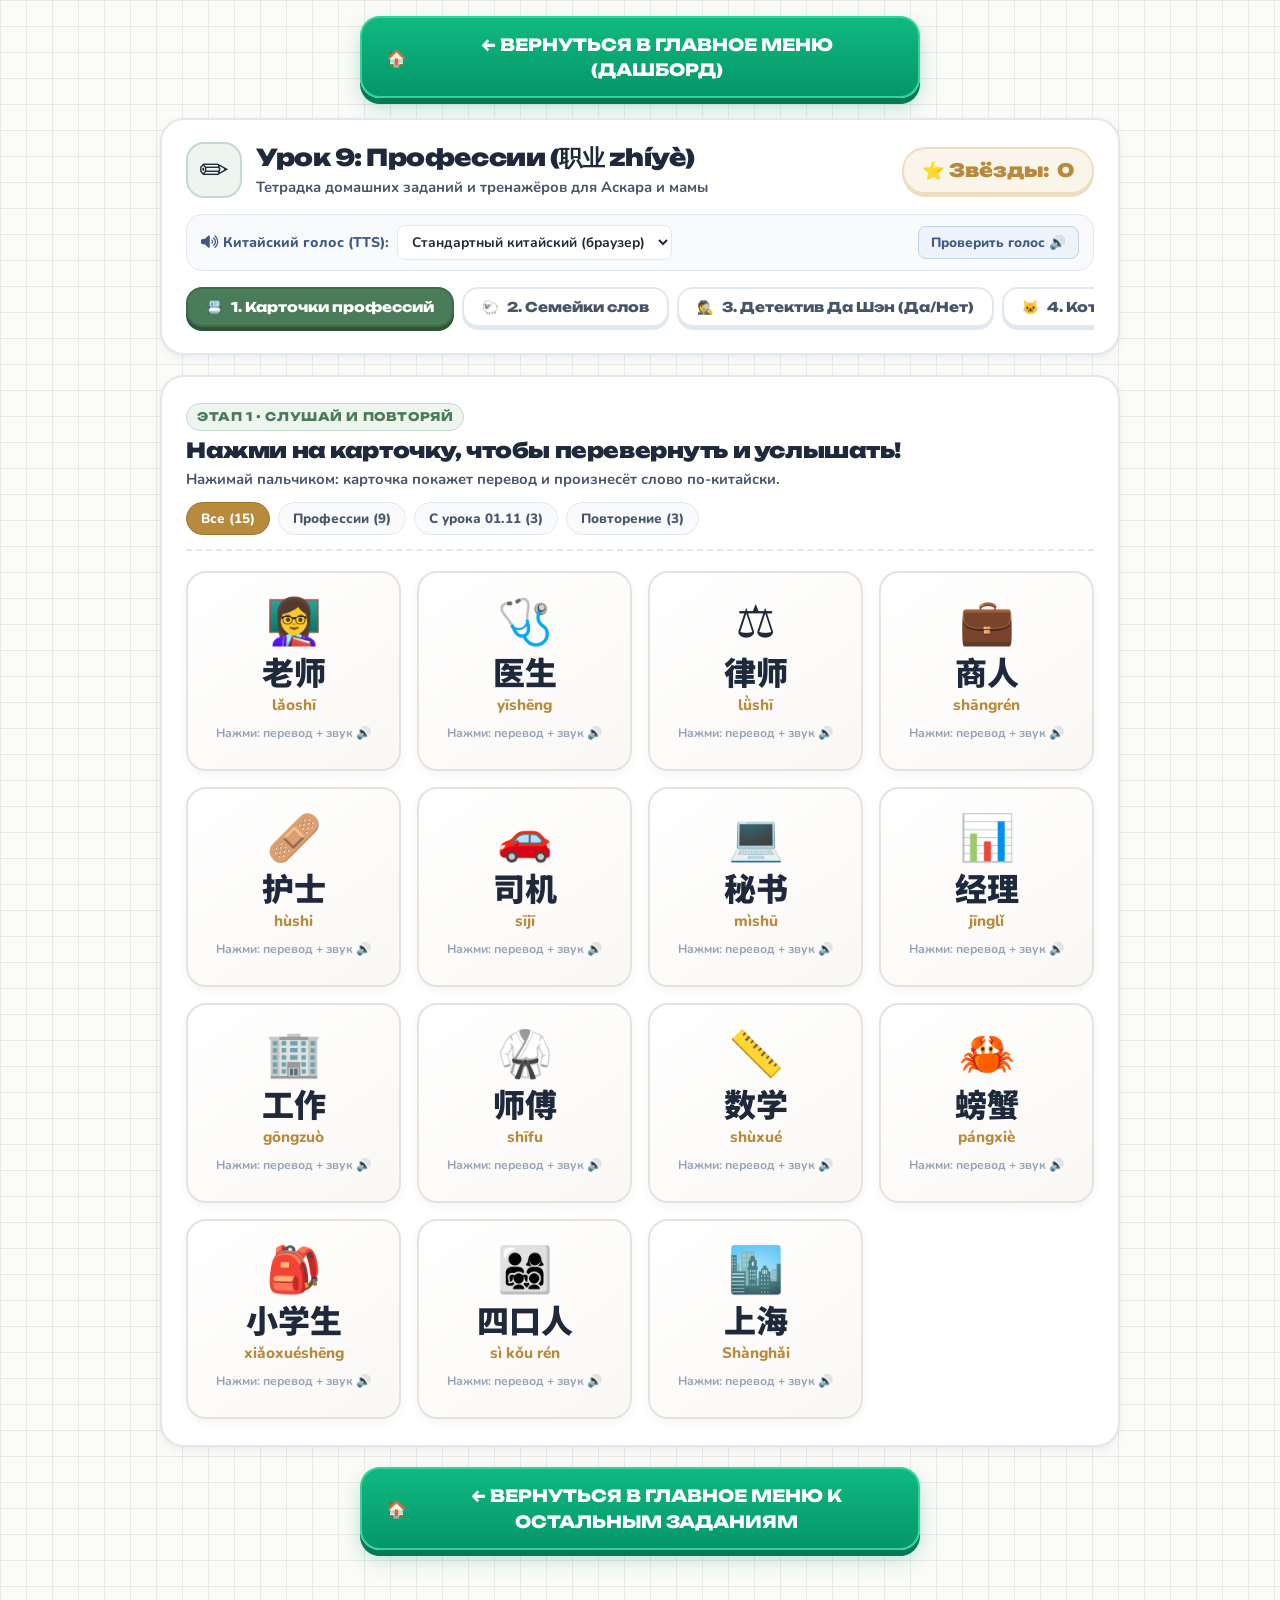
<file: professii-askar.html>
<!DOCTYPE html>
<html lang="ru">
<head>
<meta charset="UTF-8">
<meta name="viewport" content="width=device-width, initial-scale=1.0">
<title>Урок 9: Профессии (职业) · Тетрадка Аскара</title>
<link rel="preconnect" href="https://fonts.googleapis.com">
<link rel="preconnect" href="https://fonts.gstatic.com" crossorigin>
<link href="https://fonts.googleapis.com/css2?family=Noto+Sans+SC:wght@500;700;900&family=Nunito:wght@400;600;700;800;900&family=Unbounded:wght@500;600;700;800;900&display=swap" rel="stylesheet">
<link rel="stylesheet" href="https://cdnjs.cloudflare.com/ajax/libs/font-awesome/6.5.1/css/all.min.css">
<style>
:root {
  --paper-bg: #fbfbf8;
  --grid-line: rgba(148, 163, 184, 0.18);
  --card-bg: #ffffff;
  --card-subtle: #f8fafc;
  --border: #e2e8f0;
  --border-focus: #cbd5e1;
  
  --ink: #1e293b;
  --ink-soft: #475569;
  --ink-light: #94a3b8;

  /* Pastel palette (calm, elegant, modern) */
  --sage: #4a7c59;
  --sage-l: #eef5f0;
  --sage-border: #c2dccb;

  --denim: #3d5a80;
  --denim-l: #edf3f8;
  --denim-border: #bfd4e6;

  --honey: #b88a3b;
  --honey-l: #faf5eb;
  --honey-border: #eedebf;

  --lavender: #70638e;
  --lavender-l: #f3f0f7;
  --lavender-border: #dad2e9;

  --rose: #b95c65;
  --rose-l: #fdf2f2;
  --rose-border: #f6c8cc;

  --radius-sm: 10px;
  --radius-md: 16px;
  --radius-lg: 24px;
  --radius-full: 9999px;
  --shadow-card: 0 4px 12px rgba(15, 23, 42, 0.05), 0 1px 3px rgba(15, 23, 42, 0.03);
}

* {
  box-sizing: border-box;
  margin: 0;
  padding: 0;
  -webkit-tap-highlight-color: transparent;
}

body {
  background-color: var(--paper-bg);
  /* Школьная тетрадь в клетку */
  background-image: 
    linear-gradient(to right, var(--grid-line) 1px, transparent 1px),
    linear-gradient(to bottom, var(--grid-line) 1px, transparent 1px);
  background-size: 26px 26px;
  color: var(--ink);
  font-family: 'Nunito', system-ui, -apple-system, sans-serif;
  line-height: 1.5;
  min-height: 100vh;
  padding: 16px 12px 70px;
}

.zh {
  font-family: 'Noto Sans SC', sans-serif;
}

.wrap {
  max-width: 960px;
  margin: 0 auto;
  display: flex;
  flex-direction: column;
  gap: 20px;
}

h1, h2, h3, h4, .font-heading {
  font-family: 'Unbounded', sans-serif;
  letter-spacing: -0.02em;
}

/* Big Child-friendly Back Button */
.top-nav-bar, .bottom-nav-bar {
  display: flex;
  justify-content: center;
}
.big-back-btn {
  display: inline-flex;
  align-items: center;
  justify-content: center;
  gap: 12px;
  background: linear-gradient(180deg, #10b981 0%, #059669 100%);
  color: #ffffff !important;
  text-decoration: none !important;
  padding: 14px 24px;
  border-radius: 20px;
  font-family: 'Unbounded', sans-serif;
  font-weight: 800;
  font-size: 1.05rem;
  box-shadow: 0 6px 0 #047857, 0 10px 20px rgba(5, 150, 105, 0.25);
  border: 2px solid #34d399;
  transition: transform 0.12s ease, box-shadow 0.12s ease;
  width: 100%;
  max-width: 560px;
  text-align: center;
}
.big-back-btn:hover {
  transform: translateY(-2px);
  box-shadow: 0 8px 0 #047857, 0 14px 24px rgba(5, 150, 105, 0.35);
  background: linear-gradient(180deg, #34d399 0%, #10b981 100%);
}
.big-back-btn:active {
  transform: translateY(3px);
  box-shadow: 0 2px 0 #047857;
}

/* Notebook Header Card */
.notebook-header {
  background: var(--card-bg);
  border: 2px solid var(--border);
  border-radius: var(--radius-lg);
  padding: 22px 24px;
  box-shadow: var(--shadow-card);
  display: flex;
  flex-direction: column;
  gap: 16px;
  position: relative;
}
.notebook-header-top {
  display: flex;
  justify-content: space-between;
  align-items: center;
  flex-wrap: wrap;
  gap: 12px;
}
.notebook-title-box {
  display: flex;
  align-items: center;
  gap: 14px;
}
.notebook-icon {
  width: 56px;
  height: 56px;
  border-radius: 18px;
  background: var(--sage-l);
  border: 2px solid var(--sage-border);
  display: flex;
  align-items: center;
  justify-content: center;
  font-size: 2.2rem;
  flex-shrink: 0;
}
.notebook-title {
  font-size: 1.45rem;
  font-weight: 900;
  color: var(--ink);
  line-height: 1.25;
}
.notebook-sub {
  font-size: 0.92rem;
  font-weight: 700;
  color: var(--ink-soft);
  margin-top: 4px;
}

/* Stars Badge */
.stars-badge {
  display: inline-flex;
  align-items: center;
  gap: 8px;
  background: var(--honey-l);
  color: var(--honey);
  border: 2px solid var(--honey-border);
  padding: 8px 18px;
  border-radius: var(--radius-full);
  font-family: 'Unbounded', sans-serif;
  font-size: 1.15rem;
  font-weight: 900;
  box-shadow: 0 3px 0 #eedebf;
}

/* Voice Selector Control */
.voice-bar {
  display: flex;
  align-items: center;
  justify-content: space-between;
  flex-wrap: wrap;
  gap: 10px;
  background: var(--card-subtle);
  border: 1px solid var(--border);
  border-radius: var(--radius-md);
  padding: 10px 14px;
  font-size: 0.88rem;
}
.voice-select {
  background: #ffffff;
  border: 1px solid var(--border);
  border-radius: 8px;
  padding: 6px 10px;
  font-family: inherit;
  font-weight: 700;
  font-size: 0.86rem;
  color: var(--ink);
}
.voice-test-btn {
  background: var(--denim-l);
  color: var(--denim);
  border: 1px solid var(--denim-border);
  border-radius: 8px;
  padding: 6px 12px;
  font-family: inherit;
  font-weight: 800;
  font-size: 0.84rem;
  cursor: pointer;
}
.voice-test-btn:hover {
  background: #dbe8f3;
}

/* Navigation Tabs */
.tabs-scroll {
  display: flex;
  gap: 8px;
  overflow-x: auto;
  padding-bottom: 4px;
}
.tab-btn {
  display: inline-flex;
  align-items: center;
  gap: 8px;
  background: #ffffff;
  border: 2px solid var(--border);
  padding: 10px 18px;
  border-radius: 16px;
  font-family: 'Unbounded', sans-serif;
  font-size: 0.84rem;
  font-weight: 800;
  color: var(--ink-soft);
  cursor: pointer;
  white-space: nowrap;
  transition: all 0.15s ease;
  box-shadow: 0 3px 0 var(--border);
}
.tab-btn:hover {
  transform: translateY(-2px);
  box-shadow: 0 5px 0 var(--border-focus);
}
.tab-btn:active {
  transform: translateY(2px);
  box-shadow: 0 1px 0 var(--border-focus);
}
.tab-btn.active {
  background: var(--sage);
  border-color: #3d6b47;
  color: #ffffff;
  box-shadow: 0 4px 0 #2e5337;
}

/* Notebook Page Container */
.notebook-page {
  background: #ffffff;
  border: 2px solid var(--border);
  border-radius: var(--radius-lg);
  padding: 26px 24px;
  box-shadow: var(--shadow-card);
  display: flex;
  flex-direction: column;
  gap: 20px;
}

/* Section Header */
.sec-header {
  display: flex;
  justify-content: space-between;
  align-items: flex-start;
  flex-wrap: wrap;
  gap: 12px;
  padding-bottom: 14px;
  border-bottom: 2px dashed var(--border);
}
.sec-tag {
  display: inline-block;
  font-family: 'Unbounded', sans-serif;
  font-size: 0.74rem;
  font-weight: 800;
  text-transform: uppercase;
  letter-spacing: 0.05em;
  padding: 4px 10px;
  border-radius: var(--radius-full);
}
.tag-sage { background: var(--sage-l); color: var(--sage); border: 1px solid var(--sage-border); }
.tag-denim { background: var(--denim-l); color: var(--denim); border: 1px solid var(--denim-border); }
.tag-honey { background: var(--honey-l); color: var(--honey); border: 1px solid var(--honey-border); }
.tag-lavender { background: var(--lavender-l); color: var(--lavender); border: 1px solid var(--lavender-border); }

.sec-title {
  font-size: 1.3rem;
  font-weight: 900;
  color: var(--ink);
  margin-top: 4px;
}
.sec-desc {
  font-size: 0.92rem;
  font-weight: 700;
  color: var(--ink-soft);
  margin-top: 2px;
}

/* Filters for Flashcards */
.card-filters {
  display: flex;
  gap: 8px;
  flex-wrap: wrap;
}
.filter-btn {
  background: var(--card-subtle);
  border: 1px solid var(--border);
  padding: 6px 14px;
  border-radius: var(--radius-full);
  font-family: inherit;
  font-weight: 800;
  font-size: 0.84rem;
  color: var(--ink-soft);
  cursor: pointer;
  transition: all 0.12s ease;
}
.filter-btn.active {
  background: var(--honey);
  border-color: #9d732c;
  color: #ffffff;
}

/* Flashcards Grid */
.cards-grid {
  display: grid;
  grid-template-columns: repeat(auto-fill, minmax(200px, 1fr));
  gap: 16px;
}

.flashcard-item {
  height: 200px;
  perspective: 1000px;
  cursor: pointer;
  user-select: none;
}
.card-inner {
  position: relative;
  width: 100%;
  height: 100%;
  transition: transform 0.45s ease;
  transform-style: preserve-3d;
}
.flashcard-item.flipped .card-inner {
  transform: rotateY(180deg);
}
.card-front, .card-back {
  position: absolute;
  inset: 0;
  backface-visibility: hidden;
  border-radius: 20px;
  padding: 16px;
  display: flex;
  flex-direction: column;
  align-items: center;
  justify-content: center;
  text-align: center;
  box-shadow: 0 4px 10px rgba(0, 0, 0, 0.04);
}
.card-front {
  background: linear-gradient(145deg, #ffffff 0%, #faf8f5 100%);
  border: 2px solid #e5e3dc;
}
.flashcard-item:hover .card-front {
  border-color: var(--sage);
  transform: translateY(-2px);
}
.card-back {
  background: linear-gradient(145deg, #475569 0%, #334155 100%);
  color: #ffffff;
  border: 2px solid #475569;
  transform: rotateY(180deg);
}
.cf-icon {
  font-size: 2.8rem;
  line-height: 1;
  margin-bottom: 8px;
}
.cf-hanzi {
  font-family: 'Noto Sans SC', sans-serif;
  font-size: 2rem;
  font-weight: 900;
  color: var(--ink);
  line-height: 1.1;
}
.cf-pinyin {
  font-size: 0.96rem;
  font-weight: 800;
  color: var(--honey);
  margin-top: 4px;
}
.cf-hint {
  font-size: 0.76rem;
  font-weight: 700;
  color: var(--ink-light);
  margin-top: 8px;
}
.cb-ru {
  font-family: 'Unbounded', sans-serif;
  font-size: 1.15rem;
  font-weight: 900;
  color: #fde047;
  margin-bottom: 4px;
}
.cb-pinyin {
  font-size: 0.95rem;
  font-weight: 800;
  color: #e2e8f0;
  margin-bottom: 8px;
}
.cb-ex {
  background: rgba(0, 0, 0, 0.25);
  padding: 6px 10px;
  border-radius: 10px;
  font-size: 0.8rem;
  font-weight: 700;
  color: #cbd5e1;
}

/* SECTION 2: WORD FAMILIES */
.quiz-list {
  display: flex;
  flex-direction: column;
  gap: 12px;
}
.quiz-row {
  background: var(--card-subtle);
  border: 2px solid var(--border);
  border-radius: var(--radius-md);
  padding: 14px 18px;
  display: flex;
  justify-content: space-between;
  align-items: center;
  flex-wrap: wrap;
  gap: 12px;
}
.quiz-word-btn {
  background: none;
  border: none;
  font-family: 'Noto Sans SC', sans-serif;
  font-size: 1.25rem;
  font-weight: 900;
  color: var(--sage);
  cursor: pointer;
  display: flex;
  align-items: center;
  gap: 6px;
}
.quiz-word-btn:hover {
  color: #2e5337;
}
.quiz-opts {
  display: flex;
  gap: 8px;
  flex-wrap: wrap;
}
.quiz-opt-btn {
  background: #ffffff;
  border: 1px solid var(--border);
  padding: 7px 14px;
  border-radius: 12px;
  font-family: inherit;
  font-size: 0.88rem;
  font-weight: 700;
  color: var(--ink);
  cursor: pointer;
  transition: all 0.12s ease;
}
.quiz-opt-btn:hover {
  background: var(--sage-l);
  border-color: var(--sage-border);
}

/* SECTION 3: DETECTIVE STORY & YES/NO */
.detective-grid {
  display: grid;
  grid-template-columns: 1fr 1.3fr;
  gap: 20px;
}
@media (max-width: 768px) {
  .detective-grid {
    grid-template-columns: 1fr;
  }
}
.story-card {
  background: var(--denim-l);
  border: 2px solid var(--denim-border);
  border-radius: 20px;
  padding: 20px;
  display: flex;
  flex-direction: column;
  gap: 12px;
}
.story-line {
  background: #ffffff;
  border: 1px solid var(--denim-border);
  border-radius: 12px;
  padding: 10px 14px;
  cursor: pointer;
  transition: all 0.12s ease;
}
.story-line:hover {
  border-color: var(--denim);
  transform: translateX(3px);
}
.story-cn {
  font-family: 'Noto Sans SC', sans-serif;
  font-size: 1.1rem;
  font-weight: 900;
  color: var(--denim);
}
.story-ru {
  font-size: 0.86rem;
  font-weight: 700;
  color: var(--ink-soft);
  margin-top: 2px;
}

.questions-card {
  background: #ffffff;
  border: 2px solid var(--honey-border);
  border-radius: 20px;
  padding: 20px;
  display: flex;
  flex-direction: column;
  gap: 12px;
}
.det-question-row {
  background: var(--honey-l);
  border: 1px solid var(--honey-border);
  border-radius: 14px;
  padding: 12px 14px;
  display: flex;
  justify-content: space-between;
  align-items: center;
  flex-wrap: wrap;
  gap: 10px;
}
.det-q-text {
  cursor: pointer;
}
.det-q-cn {
  font-family: 'Noto Sans SC', sans-serif;
  font-size: 1.05rem;
  font-weight: 900;
  color: var(--ink);
}
.det-q-ru {
  font-size: 0.82rem;
  font-weight: 700;
  color: var(--ink-soft);
}
.det-btn {
  font-family: inherit;
  font-weight: 800;
  font-size: 0.82rem;
  padding: 7px 12px;
  border-radius: 10px;
  cursor: pointer;
  border: 1px solid transparent;
}
.det-btn.yes {
  background: var(--sage-l);
  color: var(--sage);
  border-color: var(--sage-border);
}
.det-btn.yes:hover {
  background: #d1fae5;
}
.det-btn.no {
  background: var(--rose-l);
  color: var(--rose);
  border-color: var(--rose-border);
}
.det-btn.no:hover {
  background: #fee2e2;
}

/* SECTION 4: THIEF CAT */
.cat-board-wrap {
  display: flex;
  flex-direction: column;
  gap: 16px;
  background: #ffffff;
  border: 2px solid var(--lavender-border);
  border-radius: 20px;
  padding: 22px;
}
.cat-cards-grid {
  display: grid;
  grid-template-columns: repeat(4, 1fr);
  gap: 12px;
}
@media (max-width: 580px) {
  .cat-cards-grid {
    grid-template-columns: repeat(3, 1fr);
  }
}
.cat-card-item {
  height: 64px;
  background: var(--card-subtle);
  border: 2px solid var(--border);
  border-radius: 16px;
  display: flex;
  align-items: center;
  justify-content: center;
  font-family: 'Noto Sans SC', sans-serif;
  font-size: 1.45rem;
  font-weight: 900;
  color: var(--ink);
  cursor: pointer;
  transition: all 0.12s ease;
  user-select: none;
}
.cat-card-item:hover {
  background: var(--lavender-l);
  border-color: var(--lavender-border);
}
.cat-card-item.hidden-word {
  background: var(--rose-l);
  border: 2px dashed var(--rose);
  color: var(--rose);
  animation: pulse 1.2s infinite;
}
@keyframes pulse {
  0%, 100% { opacity: 1; transform: scale(1); }
  50% { opacity: 0.8; transform: scale(0.97); }
}

.cat-play-btn {
  background: linear-gradient(180deg, #8b5cf6 0%, #7c3aed 100%);
  color: #ffffff;
  font-family: 'Unbounded', sans-serif;
  font-size: 1rem;
  font-weight: 800;
  padding: 14px 22px;
  border-radius: 16px;
  border: 2px solid #a78bfa;
  box-shadow: 0 5px 0 #6d28d9;
  cursor: pointer;
  transition: all 0.12s ease;
  width: fit-content;
  margin: 0 auto;
}
.cat-play-btn:hover {
  transform: translateY(-2px);
  box-shadow: 0 7px 0 #6d28d9;
}
.cat-play-btn:active {
  transform: translateY(2px);
  box-shadow: 0 1px 0 #6d28d9;
}

.cat-choices-box {
  background: var(--lavender-l);
  border: 2px dashed var(--lavender-border);
  border-radius: 16px;
  padding: 16px;
  text-align: center;
  display: flex;
  flex-direction: column;
  gap: 12px;
}
.cat-choices-btns {
  display: flex;
  gap: 10px;
  justify-content: center;
  flex-wrap: wrap;
}
.cat-choice-btn {
  background: #ffffff;
  border: 2px solid var(--lavender-border);
  border-radius: 14px;
  padding: 10px 20px;
  font-family: 'Noto Sans SC', sans-serif;
  font-size: 1.3rem;
  font-weight: 900;
  color: var(--ink);
  cursor: pointer;
  transition: all 0.12s ease;
}
.cat-choice-btn:hover {
  border-color: var(--lavender);
  background: #ffffff;
}

/* SECTION 5: MOM MEMO */
.mom-memo-card {
  background: var(--honey-l);
  border: 2px solid var(--honey-border);
  border-radius: 20px;
  padding: 22px;
  display: flex;
  flex-direction: column;
  gap: 14px;
}
.mom-memo-item {
  display: flex;
  align-items: flex-start;
  gap: 12px;
  font-size: 0.95rem;
  font-weight: 700;
  color: var(--ink);
  line-height: 1.5;
}
.mom-memo-num {
  width: 28px;
  height: 28px;
  border-radius: 50%;
  background: var(--honey);
  color: #ffffff;
  display: grid;
  place-items: center;
  font-size: 0.85rem;
  font-weight: 900;
  flex-shrink: 0;
}
</style>
</head>
<body>

<div class="wrap">

  <!-- TOP BACK BUTTON (SUPER PROMINENT) -->
  <div class="top-nav-bar">
    <a href="index.html" class="big-back-btn">
      <span>🏠</span>
      <span>← ВЕРНУТЬСЯ В ГЛАВНОЕ МЕНЮ (ДАШБОРД)</span>
    </a>
  </div>

  <!-- NOTEBOOK HEADER -->
  <header class="notebook-header">
    <div class="notebook-header-top">
      <div class="notebook-title-box">
        <div class="notebook-icon">✏️</div>
        <div>
          <h1 class="notebook-title">Урок 9: Профессии (职业 zhíyè)</h1>
          <p class="notebook-sub">Тетрадка домашних заданий и тренажёров для Аскара и мамы</p>
        </div>
      </div>
      <div class="stars-badge">
        <span>⭐ Звёзды:</span>
        <span id="starCount">0</span>
      </div>
    </div>

    <!-- Voice selector -->
    <div class="voice-bar">
      <div style="display:flex;align-items:center;gap:8px;">
        <span style="font-weight:800;color:var(--denim);"><i class="fa-solid fa-volume-high"></i> Китайский голос (TTS):</span>
        <select id="voiceSelector" onchange="onVoiceSelectChange()" class="voice-select">
          <option value="">Загрузка голосов...</option>
        </select>
      </div>
      <button onclick="testSelectedVoice()" class="voice-test-btn">Проверить голос 🔊</button>
    </div>

    <!-- TABS -->
    <div class="tabs-scroll">
      <button onclick="switchTab('cards')" id="tab-cards" class="tab-btn active">
        <span>📇</span> 1. Карточки профессий
      </button>
      <button onclick="switchTab('families')" id="tab-families" class="tab-btn">
        <span>🐑</span> 2. Семейки слов
      </button>
      <button onclick="switchTab('detective')" id="tab-detective" class="tab-btn">
        <span>🕵️</span> 3. Детектив Да Шэн (Да/Нет)
      </button>
      <button onclick="switchTab('cat')" id="tab-cat" class="tab-btn">
        <span>🐱</span> 4. Котик-воришка
      </button>
      <button onclick="switchTab('mom')" id="tab-mom" class="tab-btn">
        <span>👩‍👦</span> Памятка для мамы
      </button>
    </div>
  </header>

  <!-- TAB 1: FLASHCARDS -->
  <main id="sec-cards" class="notebook-page">
    <div class="sec-header">
      <div>
        <span class="sec-tag tag-sage">Этап 1 • Слушай и повторяй</span>
        <h2 class="sec-title">Нажми на карточку, чтобы перевернуть и услышать!</h2>
        <p class="sec-desc">Нажимай пальчиком: карточка покажет перевод и произнесёт слово по-китайски.</p>
      </div>
      <div class="card-filters">
        <button onclick="filterCards('all')" id="filter-all" class="filter-btn active">Все (15)</button>
        <button onclick="filterCards('jobs')" id="filter-jobs" class="filter-btn">Профессии (9)</button>
        <button onclick="filterCards('lesson')" id="filter-lesson" class="filter-btn">С урока 01.11 (3)</button>
        <button onclick="filterCards('review')" id="filter-review" class="filter-btn">Повторение (3)</button>
      </div>
    </div>

    <div id="flashcardsGrid" class="cards-grid">
      <!-- Populated via JS -->
    </div>
  </main>

  <!-- TAB 2: WORD FAMILIES -->
  <main id="sec-families" class="notebook-page" style="display:none;">
    <div class="sec-header">
      <div>
        <span class="sec-tag tag-sage">Задание из рабочей тетради</span>
        <h2 class="sec-title">🐑 Семейки слов: угадай перевод!</h2>
        <p class="sec-desc">Нажми на китайское слово, послушай, как оно звучит, и выбери правильный перевод.</p>
      </div>
    </div>

    <div class="quiz-list" id="wordFamilyQuiz">
      <!-- Populated via JS -->
    </div>
  </main>

  <!-- TAB 3: DETECTIVE YES/NO -->
  <main id="sec-detective" class="notebook-page" style="display:none;">
    <div class="sec-header">
      <div>
        <span class="sec-tag tag-denim">Детектив Даша и Да Шэн</span>
        <h2 class="sec-title">🕵️ Правда или нет про семью Да Шэна?</h2>
        <p class="sec-desc">Представь, что ты Да Шэн на паспортном контроле! Отвечай <b>是 (Да)</b> или <b>不是 (Нет)</b>.</p>
      </div>
    </div>

    <div class="detective-grid">
      <!-- Story -->
      <div class="story-card">
        <div style="display:flex;justify-content:space-between;align-items:center;">
          <span style="font-size:0.82rem;font-weight:800;color:var(--denim);text-transform:uppercase;">Рассказ Да Шэна</span>
          <button onclick="speakChinese('我叫大生。我家有四口人：爸爸、妈妈、姐姐和我。我爸爸工作。我妈妈也工作。我爸爸是律师。我妈妈是老师。我们一家人住在上海。')" style="background:var(--denim);color:#fff;border:none;padding:5px 10px;border-radius:8px;font-weight:700;font-size:0.78rem;cursor:pointer;">
            <i class="fa-solid fa-play"></i> Послушать весь рассказ
          </button>
        </div>

        <div class="story-line" onclick="speakChinese('我叫大生。')">
          <div class="story-cn">1. 我叫大生 (Wǒ jiào Dàshēng) 🔊</div>
          <div class="story-ru">Меня зовут Да Шэн.</div>
        </div>
        <div class="story-line" onclick="speakChinese('我家有四口人：爸爸、妈妈、姐姐和我。')">
          <div class="story-cn">2. 我家有四口人 🔊</div>
          <div class="story-ru">В моей семье 4 человека: папа, мама, старшая сестра и я.</div>
        </div>
        <div class="story-line" onclick="speakChinese('我爸爸工作。我妈妈也工作。')">
          <div class="story-cn">3. 我爸爸工作。我妈妈也工作 🔊</div>
          <div class="story-ru">Мой папа работает. Моя мама тоже работает.</div>
        </div>
        <div class="story-line" onclick="speakChinese('我爸爸是律师。我妈妈是老师。')">
          <div class="story-cn">4. 我爸爸是律师。我妈妈是老师 🔊</div>
          <div class="story-ru">Мой папа — юрист. Моя мама — учитель.</div>
        </div>
        <div class="story-line" onclick="speakChinese('我们一家人住在上海。')">
          <div class="story-cn">5. 我们一家人住在上海 🔊</div>
          <div class="story-ru">Наша семья живёт в Шанхае.</div>
        </div>
      </div>

      <!-- Questions -->
      <div class="questions-card">
        <div style="font-weight:800;font-size:0.96rem;color:var(--honey);margin-bottom:4px;">
          ⚖️ Вопросы инспектора на контроле:
        </div>
        <div id="detectiveQuestions" style="display:flex;flex-direction:column;gap:10px;">
          <!-- Populated via JS -->
        </div>
      </div>
    </div>
  </main>

  <!-- TAB 4: THIEF CAT -->
  <main id="sec-cat" class="notebook-page" style="display:none;">
    <div class="sec-header">
      <div>
        <span class="sec-tag tag-lavender">Игра на внимание и память</span>
        <h2 class="sec-title">🐱 Какое слово украл Котик?</h2>
        <p class="sec-desc">Посмотри на 12 карточек, нажми кнопку — кот утащит одно слово. Догадайся, какое!</p>
      </div>
    </div>

    <div class="cat-board-wrap">
      <div id="catCardsBoard" class="cat-cards-grid">
        <!-- 12 cards populated via JS -->
      </div>

      <div style="text-align:center;">
        <button onclick="startThiefCatRound()" class="cat-play-btn">
          🐾 Кот, прячь слово! (+3 звезды ⭐)
        </button>
      </div>

      <div id="catChoicesBox" class="cat-choices-box" style="display:none;">
        <div id="catStatusText" style="font-weight:800;font-size:0.98rem;color:var(--lavender);">
          Ой! Котик утащил одну карточку! Какую именно?
        </div>
        <div id="catChoicesBtns" class="cat-choices-btns"></div>
      </div>
    </div>
  </main>

  <!-- TAB 5: MOM MEMO -->
  <main id="sec-mom" class="notebook-page" style="display:none;">
    <div class="sec-header">
      <div>
        <span class="sec-tag tag-honey">Подсказка родителям</span>
        <h2 class="sec-title">👩‍👦 Как маме позаниматься с Аскаром (10–15 минут)</h2>
        <p class="sec-desc">Простой сценарий, чтобы повторить урок весело и без скуки.</p>
      </div>
    </div>

    <div class="mom-memo-card">
      <div class="mom-memo-item">
        <span class="mom-memo-num">1</span>
        <div>
          <b>Карточки профессий (3-4 минуты):</b><br>
          Откройте вкладку 1, нажмите на <code>律师</code> (юрист) и спросите Аскара: «Помнишь, как запомнили юриста? Весы 6-7!». Проверьте произношение: губы в трубочку на звуке <code>ü</code> (<i>lǜshī</i>, без «лю»).
        </div>
      </div>

      <div class="mom-memo-item">
        <span class="mom-memo-num">2</span>
        <div>
          <b>Детектив Да Шэн (5 минут):</b><br>
          Вкладка 3 — это та самая игра про фальшивый паспорт, где Аскар сажал нарушителя на 40 лет! Пусть он послушает вопрос и нажмёт <code>是</code> (Да) или <code>不是</code> (Нет).
        </div>
      </div>

      <div class="mom-memo-item">
        <span class="mom-memo-num">3</span>
        <div>
          <b>Котик-воришка (3-5 минут):</b><br>
          Вкладка 4 — любимая игра Аскара на внимание. Он с лёгкостью находит пропавшее слово и зарабатывает звёзды!
        </div>
      </div>
    </div>
  </main>

  <!-- BOTTOM BACK BUTTON -->
  <div class="bottom-nav-bar">
    <a href="index.html" class="big-back-btn">
      <span>🏠</span>
      <span>← ВЕРНУТЬСЯ В ГЛАВНОЕ МЕНЮ К ОСТАЛЬНЫМ ЗАДАНИЯМ</span>
    </a>
  </div>

</div>

<script>
let stars = 0;
function addStars(amount) {
  stars += amount;
  const el = document.getElementById('starCount');
  if (el) {
    el.textContent = stars;
    el.style.transform = 'scale(1.3)';
    setTimeout(() => el.style.transform = 'scale(1)', 250);
  }
}

// ================= TTS CHINESE VOICES =================
let zhVoices = [];
let selectedZhVoice = null;

function loadChineseVoices() {
  if (!('speechSynthesis' in window)) return;
  const allVoices = window.speechSynthesis.getVoices();
  zhVoices = allVoices.filter(v =>
    v.lang.toLowerCase().includes('zh') ||
    v.lang.toLowerCase().includes('cmn') ||
    v.name.toLowerCase().includes('chinese')
  );

  const selector = document.getElementById('voiceSelector');
  if (!selector) return;
  selector.innerHTML = '';

  if (zhVoices.length === 0) {
    const opt = document.createElement('option');
    opt.value = '';
    opt.textContent = 'Стандартный китайский (браузер)';
    selector.appendChild(opt);
    return;
  }

  // Приоритет детских голосов Edge / Windows / Chrome
  let bestVoice =
    zhVoices.find(v => v.name.toLowerCase().includes('yunxi')) ||
    zhVoices.find(v => v.name.toLowerCase().includes('xiaoxiao')) ||
    zhVoices.find(v => v.name.toLowerCase().includes('xiaoshuang')) ||
    zhVoices.find(v => v.name.toLowerCase().includes('yunxia')) ||
    zhVoices.find(v => v.name.toLowerCase().includes('xiaoyi')) ||
    zhVoices.find(v => v.name.toLowerCase().includes('kangkang')) ||
    zhVoices.find(v => v.name.toLowerCase().includes('natural')) ||
    zhVoices.find(v => v.lang === 'zh-CN') ||
    zhVoices[0];

  selectedZhVoice = bestVoice;

  zhVoices.forEach(v => {
    const opt = document.createElement('option');
    opt.value = v.name;
    let label = v.name;
    const lower = v.name.toLowerCase();
    if (lower.includes('yunxi')) label += ' 👦 (Edge Детский голос)';
    else if (lower.includes('xiaoxiao')) label += ' 👧 (Edge Детский голос)';
    else if (lower.includes('xiaoshuang')) label += ' 👧 (Детский голос)';
    else if (lower.includes('yunxia')) label += ' 👦 (Детский голос)';
    else if (lower.includes('xiaoyi')) label += ' ✨ (Звонкий Edge)';
    else if (lower.includes('kangkang')) label += ' 👦 (Детский голос)';
    else if (lower.includes('natural')) label += ' 🌟 (Natural Online)';
    opt.textContent = label;
    if (v === bestVoice) opt.selected = true;
    selector.appendChild(opt);
  });
}

if ('speechSynthesis' in window) {
  window.speechSynthesis.onvoiceschanged = loadChineseVoices;
  loadChineseVoices();
}

function onVoiceSelectChange() {
  const sel = document.getElementById('voiceSelector');
  selectedZhVoice = zhVoices.find(v => v.name === sel.value) || null;
}

function testSelectedVoice() {
  speakChinese('你好，阿斯凯！我是你的中文老师。');
}

function speakChinese(text) {
  if (!('speechSynthesis' in window)) return;
  window.speechSynthesis.cancel();
  if (zhVoices.length === 0) loadChineseVoices();

  const utter = new SpeechSynthesisUtterance(text);
  utter.lang = 'zh-CN';

  if (selectedZhVoice) {
    utter.voice = selectedZhVoice;
  }
  // Скорость 0.7x для детей, чтобы отчётливо слышать слоги и тоны
  utter.rate = 0.7;
  utter.pitch = 1.05;

  window.speechSynthesis.speak(utter);
}

// ================= TABS SWITCHER =================
function switchTab(tabId) {
  const allTabs = ['cards', 'families', 'detective', 'cat', 'mom'];
  allTabs.forEach(t => {
    const page = document.getElementById('sec-' + t);
    const btn = document.getElementById('tab-' + t);
    if (page) page.style.display = (t === tabId) ? 'flex' : 'none';
    if (btn) {
      if (t === tabId) btn.classList.add('active');
      else btn.classList.remove('active');
    }
  });
}

// ================= 1. FLASHCARDS DATA =================
const flashcardsData = [
  { hanzi: '老师', pinyin: 'lǎoshī', ru: 'Учитель', icon: '👩‍🏫', cat: 'jobs', ex: '我妈妈是老师 (Мама — учитель)' },
  { hanzi: '医生', pinyin: 'yīshēng', ru: 'Врач', icon: '🩺', cat: 'jobs', ex: '他是医生 (Он — врач)' },
  { hanzi: '律师', pinyin: 'lǜshī', ru: 'Юрист', icon: '⚖️', cat: 'jobs', ex: '我爸爸是律师 (Папа — юрист)' },
  { hanzi: '商人', pinyin: 'shāngrén', ru: 'Бизнесмен', icon: '💼', cat: 'jobs', ex: '她是商人 (Она — бизнесмен)' },
  { hanzi: '护士', pinyin: 'hùshi', ru: 'Медсестра', icon: '🩹', cat: 'jobs', ex: '你妈妈是护士吗？' },
  { hanzi: '司机', pinyin: 'sījī', ru: 'Водитель', icon: '🚗', cat: 'jobs', ex: '他是司机 (Он — водитель)' },
  { hanzi: '秘书', pinyin: 'mìshū', ru: 'Секретарь', icon: '💻', cat: 'jobs', ex: '她是秘书 (Она — секретарь)' },
  { hanzi: '经理', pinyin: 'jīnglǐ', ru: 'Менеджер', icon: '📊', cat: 'jobs', ex: '他是经理 (Он — менеджер)' },
  { hanzi: '工作', pinyin: 'gōngzuò', ru: 'Работать / Работа', icon: '🏢', cat: 'jobs', ex: '我爸爸工作 (Мой папа работает)' },
  // Words from 01.11 lesson with Askar
  { hanzi: '师傅', pinyin: 'shīfu', ru: 'Мастер (как Шифу)', icon: '🥋', cat: 'lesson', ex: '功夫师傅 (Мастер кунг-фу)' },
  { hanzi: '数学', pinyin: 'shùxué', ru: 'Математика', icon: '📏', cat: 'lesson', ex: '数学老师 (Учитель математики)' },
  { hanzi: '螃蟹', pinyin: 'pángxiè', ru: 'Краб (бизнесмен)', icon: '🦀', cat: 'lesson', ex: '商人卖螃蟹 (Продаёт крабов)' },
  // Review words
  { hanzi: '小学生', pinyin: 'xiǎoxuéshēng', ru: 'Ученик 1 класса', icon: '🎒', cat: 'review', ex: '我是小学生' },
  { hanzi: '四口人', pinyin: 'sì kǒu rén', ru: '4 человека в семье', icon: '👨‍👩‍👧‍👦', cat: 'review', ex: '我家有四口人' },
  { hanzi: '上海', pinyin: 'Shànghǎi', ru: 'Шанхай', icon: '🏙️', cat: 'review', ex: '我们住在上海' }
];

function renderFlashcards(filter = 'all') {
  const grid = document.getElementById('flashcardsGrid');
  if (!grid) return;
  grid.innerHTML = '';
  const list = (filter === 'all') ? flashcardsData : flashcardsData.filter(c => c.cat === filter);

  list.forEach(item => {
    const card = document.createElement('div');
    card.className = 'flashcard-item';
    card.innerHTML = `
      <div class="card-inner">
        <div class="card-front">
          <div class="cf-icon">${item.icon}</div>
          <div class="cf-hanzi">${item.hanzi}</div>
          <div class="cf-pinyin">${item.pinyin}</div>
          <div class="cf-hint">Нажми: перевод + звук 🔊</div>
        </div>
        <div class="card-back">
          <div class="cb-ru">${item.ru}</div>
          <div class="cb-pinyin">${item.hanzi} (${item.pinyin})</div>
          <div class="cb-ex">${item.ex}</div>
        </div>
      </div>
    `;
    card.addEventListener('click', () => {
      card.classList.toggle('flipped');
      speakChinese(item.hanzi);
      if (!card.dataset.seen) {
        card.dataset.seen = '1';
        addStars(1);
      }
    });
    grid.appendChild(card);
  });
}

function filterCards(cat) {
  ['all', 'jobs', 'lesson', 'review'].forEach(c => {
    const btn = document.getElementById('filter-' + c);
    if (btn) {
      if (c === cat) btn.classList.add('active');
      else btn.classList.remove('active');
    }
  });
  renderFlashcards(cat);
}

// ================= 2. WORD FAMILIES QUIZ =================
const wordFamiliesData = [
  { hanzi: '小学生 (xiǎoxuéshēng)', correct: 'Ученик начальной школы', options: ['Студент', 'Ученик начальной школы', 'Учитель'] },
  { hanzi: '出生 (chūshēng)', correct: 'Родиться', options: ['Родиться', 'День рождения', 'Возраст'] },
  { hanzi: '一家人 (yìjiārén)', correct: 'Вся семья', options: ['Вся семья', 'Где живут?', 'Один человек'] },
  { hanzi: '人口 (rénkǒu)', correct: 'Людей в семье / Население', options: ['Взрослый', 'Людей в семье / Население', 'Большой рот'] },
  { hanzi: '明天 (míngtiān)', correct: 'Завтра', options: ['Вчера', 'Сегодня', 'Завтра'] }
];

function renderWordFamilies() {
  const box = document.getElementById('wordFamilyQuiz');
  if (!box) return;
  box.innerHTML = '';
  wordFamiliesData.forEach((item, idx) => {
    const row = document.createElement('div');
    row.className = 'quiz-row';

    const wordBtn = document.createElement('button');
    wordBtn.className = 'quiz-word-btn';
    wordBtn.innerHTML = `<span>🔊</span> <span>${item.hanzi}</span>`;
    wordBtn.onclick = () => speakChinese(item.hanzi.split(' ')[0]);

    const optsWrap = document.createElement('div');
    optsWrap.className = 'quiz-opts';

    item.options.forEach(opt => {
      const b = document.createElement('button');
      b.className = 'quiz-opt-btn';
      b.textContent = opt;
      b.onclick = () => {
        if (opt === item.correct) {
          b.style.background = '#10b981';
          b.style.color = '#fff';
          b.style.borderColor = '#059669';
          speakChinese('对！');
          addStars(2);
        } else {
          b.style.background = '#f87171';
          b.style.color = '#fff';
        }
      };
      optsWrap.appendChild(b);
    });

    row.appendChild(wordBtn);
    row.appendChild(optsWrap);
    box.appendChild(row);
  });
}

// ================= 3. DETECTIVE YES/NO =================
const detectiveData = [
  { q: '你爸爸是律师吗？', ru: 'Твой папа юрист? (по рассказу Да Шэна)', ans: true },
  { q: '你妈妈是老师吗？', ru: 'Твоя мама учитель? (по рассказу Да Шэна)', ans: true },
  { q: '你爸爸是商人吗？', ru: 'Твой папа бизнесмен?', ans: false },
  { q: '你妈妈是护士吗？', ru: 'Твоя мама медсестра?', ans: false },
  { q: '你妈妈是医生吗？', ru: 'Твоя мама врач?', ans: false },
  { q: '你爸爸是司机吗？', ru: 'Твой папа водитель?', ans: false }
];

function renderDetective() {
  const box = document.getElementById('detectiveQuestions');
  if (!box) return;
  box.innerHTML = '';
  detectiveData.forEach((item, idx) => {
    const row = document.createElement('div');
    row.className = 'det-question-row';

    const textDiv = document.createElement('div');
    textDiv.className = 'det-q-text';
    textDiv.innerHTML = `
      <div class="det-q-cn">${idx + 1}. ${item.q} 🔊</div>
      <div class="det-q-ru">${item.ru}</div>
    `;
    textDiv.onclick = () => speakChinese(item.q);

    const btnWrap = document.createElement('div');
    btnWrap.style.display = 'flex';
    btnWrap.style.gap = '8px';
    btnWrap.id = 'det-btns-' + idx;

    btnWrap.innerHTML = `
      <button onclick="checkDetective(${idx}, true)" class="det-btn yes">✓ 是 (Да)</button>
      <button onclick="checkDetective(${idx}, false)" class="det-btn no">✗ 不是 (Нет)</button>
    `;

    row.appendChild(textDiv);
    row.appendChild(btnWrap);
    box.appendChild(row);
  });
}

function checkDetective(idx, userChoice) {
  const item = detectiveData[idx];
  const wrap = document.getElementById('det-btns-' + idx);
  if (userChoice === item.ans) {
    speakChinese(userChoice ? '是！' : '不是！');
    wrap.innerHTML = `<span style="background:#10b981;color:#fff;font-weight:900;padding:6px 12px;border-radius:10px;font-size:0.84rem;">🌟 Верно! (${userChoice ? '是' : '不是'})</span>`;
    addStars(2);
  } else {
    speakChinese('不对');
    wrap.innerHTML = `<span style="background:#ef4444;color:#fff;font-weight:900;padding:6px 12px;border-radius:10px;font-size:0.84rem;">Правильно: ${item.ans ? '是' : '不是'}</span>`;
  }
}

// ================= 4. THIEF CAT =================
const catWords = ['中学', '没有', '中国', '年级', '那', '电话', '星期', '昨天', '今年', '哪儿', '多少', '这'];
let stolenWord = null;

function renderCatBoard(hideWord = null) {
  const board = document.getElementById('catCardsBoard');
  if (!board) return;
  board.innerHTML = '';
  catWords.forEach(w => {
    const div = document.createElement('div');
    div.className = 'cat-card-item' + (w === hideWord ? ' hidden-word' : '');
    if (w === hideWord) {
      div.textContent = '🐾 ?';
    } else {
      div.textContent = w;
      div.onclick = () => speakChinese(w);
    }
    board.appendChild(div);
  });
}

function startThiefCatRound() {
  stolenWord = catWords[Math.floor(Math.random() * catWords.length)];
  renderCatBoard(stolenWord);

  const box = document.getElementById('catChoicesBox');
  const btns = document.getElementById('catChoicesBtns');
  const status = document.getElementById('catStatusText');

  box.style.display = 'flex';
  status.textContent = '🐾 Ой! Котик утащил одну карточку! Нажми на слово, которое пропало:';
  btns.innerHTML = '';

  const distractors = catWords.filter(w => w !== stolenWord).sort(() => 0.5 - Math.random()).slice(0, 3);
  const choices = [stolenWord, ...distractors].sort(() => 0.5 - Math.random());

  choices.forEach(c => {
    const b = document.createElement('button');
    b.className = 'cat-choice-btn';
    b.textContent = c;
    b.onclick = () => {
      if (c === stolenWord) {
        speakChinese(c);
        addStars(3);
        status.textContent = `🎉 УРА! Ты поймал слово «${c}»! +3 звезды ⭐`;
        renderCatBoard(null);
        setTimeout(() => { box.style.display = 'none'; }, 2200);
      } else {
        b.style.background = '#f87171';
        b.style.color = '#fff';
      }
    };
    btns.appendChild(b);
  });
}

// Init on load
document.addEventListener('DOMContentLoaded', () => {
  renderFlashcards('all');
  renderWordFamilies();
  renderDetective();
  renderCatBoard(null);
});
</script>

</body>
</html>
</file>
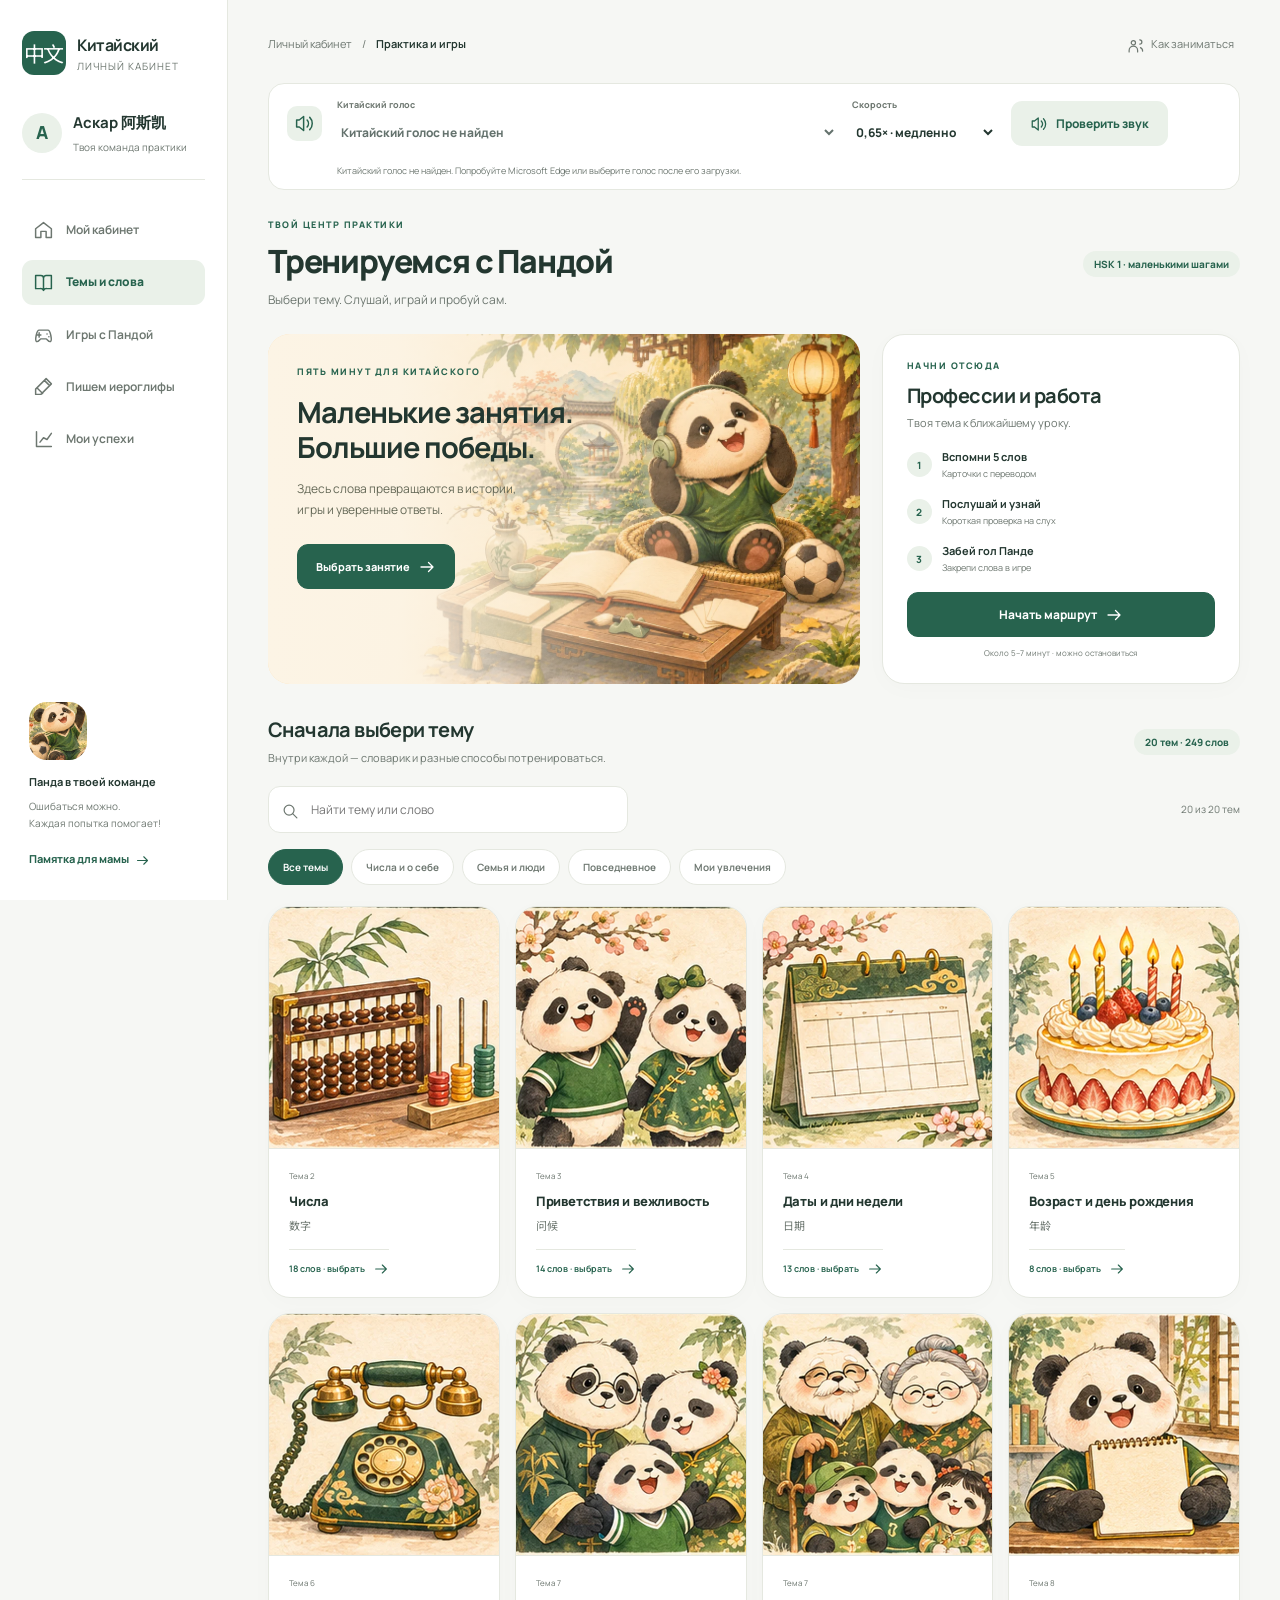
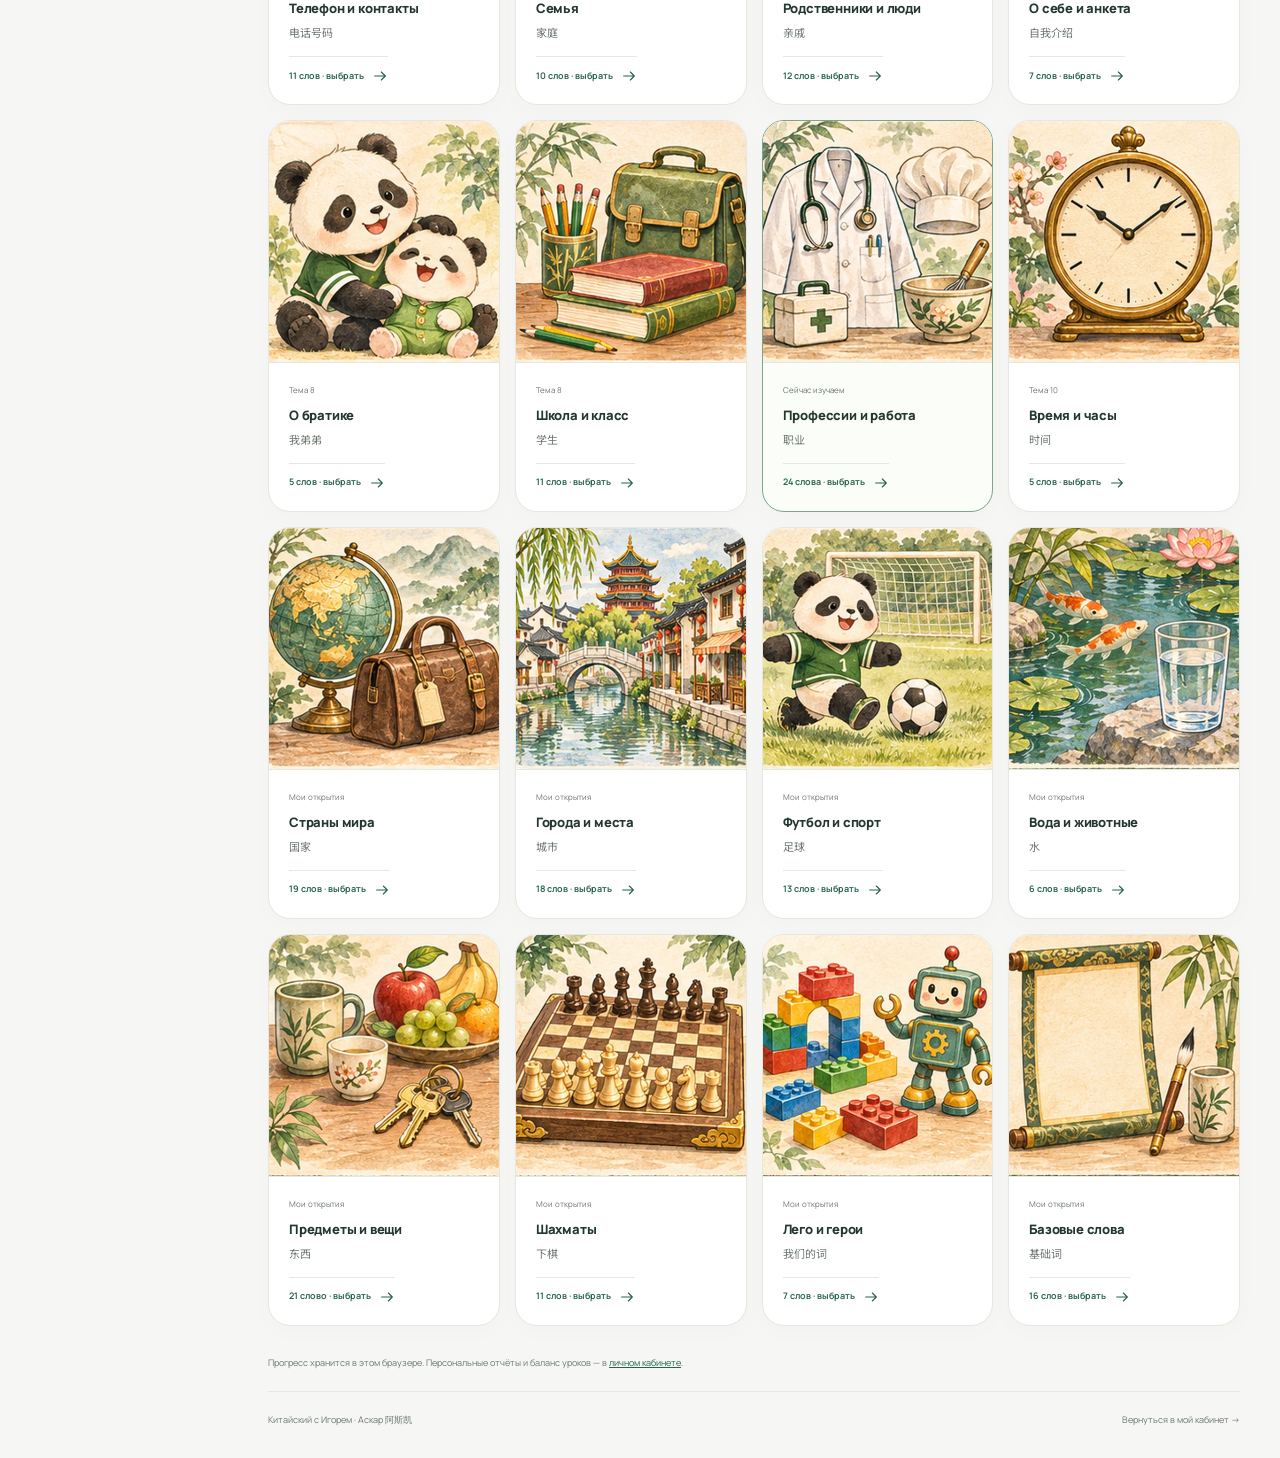
<file: trainer.html>
<!doctype html>
<html lang="ru">
<head>
  <meta charset="utf-8">
  <meta name="viewport" content="width=device-width,initial-scale=1,viewport-fit=cover">
  <meta name="theme-color" content="#f6f7f4">
  <title>Практика и игры · Аскар</title>
  <meta name="description" content="Китайский с Пандой: 20 тем, слова, аудирование, простые фразы, игры и письмо иероглифов. Личный центр практики Аскара.">
  <link rel="preconnect" href="https://fonts.googleapis.com">
  <link rel="preconnect" href="https://fonts.gstatic.com" crossorigin>
  <link href="https://fonts.googleapis.com/css2?family=Manrope:wght@400;500;600;700;800&family=Noto+Sans+SC:wght@400;500;700&display=swap" rel="stylesheet">
  <link rel="stylesheet" href="practice.css">
  <script src="speech.js" defer></script>
  <script src="vendor/hanzi-writer.min.js" defer></script>
  <script src="practice.js" defer></script>
</head>
<body>
  <a class="skip" href="#main">Перейти к занятиям</a>
  <aside class="sidebar">
    <a class="brand" href="index.html"><span class="brand-mark" lang="zh-CN">中文</span><span><strong>Китайский</strong><small>Личный кабинет</small></span></a>
    <div class="profile"><span class="avatar">А</span><div><b>Аскар <span lang="zh-CN">阿斯凯</span></b><small>Твоя команда практики</small></div></div>
    <nav class="nav" aria-label="Практика">
      <a href="index.html"><span data-icon="home"></span>Мой кабинет</a>
      <a href="#topics" data-route="topics"><span data-icon="book"></span>Темы и слова</a>
      <a href="#games" data-route="games"><span data-icon="game"></span>Игры с Пандой</a>
      <a href="#writing" data-route="writing"><span data-icon="pen"></span>Пишем иероглифы</a>
      <a href="#progress" data-route="progress"><span data-icon="chart"></span>Мои успехи</a>
    </nav>
    <div class="sidebar-bottom"><div class="panda-avatar" aria-hidden="true"></div><b>Панда в твоей команде</b><p>Ошибаться можно.<br>Каждая попытка помогает!</p><button class="text-button" data-help>Памятка для мамы <span data-icon="arrow"></span></button></div>
  </aside>
  <main id="main" class="workspace">
    <header class="topbar"><div class="breadcrumbs"><a href="index.html">Личный кабинет</a><span>/</span><b id="breadcrumb-current">Практика и игры</b></div><button class="help-button" data-help><span data-icon="people"></span>Как заниматься</button></header>
    <section class="soundbar" aria-label="Настройки озвучки">
      <span class="sound-icon" data-icon="volume"></span>
      <div class="voice-field"><label for="voice-choice">Китайский голос</label><select id="voice-choice" aria-describedby="voice-status"><option>Ищем Xiaoyi…</option></select></div>
      <div class="speed-field"><label for="voice-speed">Скорость</label><select id="voice-speed"><option value="0.65">0,65× · медленно</option><option value="0.7">0,70×</option></select></div>
      <button class="btn btn-light sound-test" id="voice-test" data-test-phrase="你好，阿斯凯！加油！"><span data-icon="volume"></span>Проверить звук</button>
      <p id="voice-status" class="voice-status" role="status">Основной голос — Xiaoyi. Выберите другой, если не слышно.</p>
    </section>
    <div id="load-error" class="card empty" hidden><h1>Не удалось загрузить словарик</h1><p>Проверьте интернет и обновите страницу. Прогресс останется на этом устройстве.</p><button class="btn" id="reload-data">Попробовать ещё раз</button></div>
    <div id="app-loading" class="loading">Панда готовит твои занятия…</div>
    <div id="hub-view" hidden>
      <section id="home-intro">
        <div class="page-heading"><div><div class="eyebrow">Твой центр практики</div><h1>Тренируемся с Пандой</h1><p>Выбери тему. Слушай, играй и пробуй сам.</p></div><span class="pill">HSK 1 · маленькими шагами</span></div>
        <div class="welcome-grid"><div class="practice-hero"><img src="assets/practice-hero.webp" alt="Панда в зелёной футболке слушает китайский в наушниках" width="1200" height="800" fetchpriority="high"><div class="hero-copy"><div class="eyebrow">Пять минут для китайского</div><h2>Маленькие занятия.<br>Большие победы.</h2><p>Здесь слова превращаются в истории, игры и уверенные ответы.</p><a class="btn" href="#topic/t9">Выбрать занятие <span data-icon="arrow"></span></a></div></div><div class="card mission-card"><div class="eyebrow">Начни отсюда</div><h2>Профессии и работа</h2><p>Твоя тема к ближайшему уроку.</p><ol class="mini-steps"><li><span>1</span><div><b>Вспомни 5 слов</b><small>Карточки с переводом</small></div></li><li><span>2</span><div><b>Послушай и узнай</b><small>Короткая проверка на слух</small></div></li><li><span>3</span><div><b>Забей гол Панде</b><small>Закрепи слова в игре</small></div></li></ol><button class="btn" id="start-mission">Начать маршрут <span data-icon="arrow"></span></button><small class="mission-time">Около 5–7 минут · можно остановиться</small></div></div>
      </section>
      <section id="topics-page" class="page-panel" aria-labelledby="topics-title">
        <div class="section-head"><div><h2 id="topics-title">Сначала выбери тему</h2><p>Внутри каждой — словарик и разные способы потренироваться.</p></div><span class="pill" id="topic-total">20 тем</span></div>
        <div class="search-row"><label class="search-field"><span data-icon="search"></span><input id="topic-search" type="search" placeholder="Найти тему или слово" aria-label="Найти тему или слово"></label><span id="search-count" class="muted"></span></div>
        <div id="category-filters" class="filter-pills" role="group" aria-label="Группы тем"></div>
        <div id="topics-grid" class="topics-grid"></div><p id="no-topics" class="empty" hidden>Такой темы пока нет. Попробуй другое слово.</p>
      </section>
    </div>
    <section id="topic-view" class="page-panel" hidden aria-labelledby="topic-title"><a href="#topics" class="back-link">← Все темы</a><div class="topic-banner card"><span id="topic-emoji" class="topic-big-icon"></span><div><div class="eyebrow">Шаг 1 · тема выбрана</div><h1 id="topic-title"></h1><p id="topic-meta"></p></div><button class="btn" id="topic-start">Начать с карточек <span data-icon="arrow"></span></button></div><div class="section-head"><div><h2>Шаг 2 · как потренируемся?</h2><p>Для начала выбери одно занятие. В каждом — короткий раунд.</p></div></div><div id="mode-filters" class="filter-pills" role="group" aria-label="Виды занятий"></div><div id="mode-grid" class="mode-grid"></div><details class="card word-library" open><summary id="dictionary-title">Словарик темы</summary><div id="word-list" class="word-list"></div></details></section>
    <section id="games-view" class="page-panel" hidden aria-labelledby="games-title"><div class="page-heading"><div><div class="eyebrow">Та же практика — в игре</div><h1 id="games-title">Игры с Пандой</h1><p>Выбери тему для знакомых игр. В «Китайском в жизни» — случайные ситуации из разных тем твоего словаря.</p></div></div><div class="topic-picker card"><label for="game-topic">Какие слова повторяем?</label><select id="game-topic"></select></div><div id="games-grid" class="mode-grid games-grid"></div><a class="fc-banner card" href="askar-fc.html"><img src="assets/dashboard-hero.webp" alt="" width="1200" height="800"><div><span class="eyebrow">Ещё одно приключение</span><h2>Аскар FC</h2><p>Футбольный клуб, альбом звёзд и интервью на китайском.</p><span class="text-button">Открыть футбольный клуб <span data-icon="arrow"></span></span></div></a></section>
    <section id="writing-view" class="page-panel" hidden aria-labelledby="writing-title"><div class="page-heading"><div><div class="eyebrow">Кисть, внимание и порядок черт</div><h1 id="writing-title">Пишем иероглифы</h1><p>Сначала посмотри, затем повтори пальцем или мышью.</p></div></div><div class="topic-picker card"><label for="writing-topic">Выбери тему</label><select id="writing-topic"></select></div><div class="writing-layout"><div class="card writing-studio"><label for="writing-word">Какое слово напишем?</label><select id="writing-word"></select><div class="char-chips" id="char-chips" role="group" aria-label="Иероглифы выбранного слова"></div><div class="writer-grid" id="writer-grid"><div id="writer-target" aria-label="Поле письма иероглифа" role="img"></div></div><p id="writing-status" class="writing-status" role="status">Выбираем иероглиф…</p><div class="writing-buttons"><button class="btn" id="writing-animate"><span data-icon="play"></span>Показать по чертам</button><button class="btn btn-light" id="writing-quiz"><span data-icon="pen"></span>Попробовать самому</button><button class="btn btn-outline" id="writing-stroke">По одной черте</button><button class="btn btn-outline" id="writing-speak"><span data-icon="volume"></span>Послушать слово</button></div></div><aside class="card writing-guide"><img src="assets/practice-writing.webp" alt="Панда учится писать кистью" width="1200" height="800" loading="lazy"><div><h2>Панда покажет, как</h2><ol><li>Нажми «Показать по чертам» и посмотри движение кисти.</li><li>Нажми «Попробовать самому» и обводи серый контур по порядку.</li><li>Если сложно, повтори показ. Подсказка появится после двух попыток.</li></ol><p>Лучше один иероглиф спокойно, чем много на скорость.</p></div></aside></div></section>
    <section id="progress-view" class="page-panel" hidden aria-labelledby="progress-title"><div class="page-heading"><div><div class="eyebrow">Каждая попытка — шаг вперёд</div><h1 id="progress-title">Твои маленькие победы</h1><p>Сохраняются на этом устройстве.</p></div></div><div id="progress-stats" class="progress-stats"></div><div class="card progress-review"><h2>Слова, которым нужно ещё немного внимания</h2><p>Сюда попадают ошибки из заданий. Повторим без спешки.</p><button class="btn" id="review-start">Повторить сложные слова <span data-icon="arrow"></span></button><div id="review-list" class="review-list"></div></div><div class="card progress-history"><h2>Последние раунды</h2><div id="round-history"></div></div></section>
    <section id="session-view" class="session-view" hidden aria-labelledby="exercise-title"><div class="session-nav"><button class="back-link" id="session-exit">← К занятиям</button><span id="session-context"></span><span class="pill" id="session-count"></span></div><div class="session-track"><span id="session-track-fill"></span></div><div id="exercise-arena" class="card exercise-arena"></div><div id="session-feedback" class="feedback" role="status" hidden></div><div class="session-bottom"><label class="pinyin-toggle"><input type="checkbox" id="show-pinyin" checked> Показывать пиньинь</label><button id="session-next" class="btn" hidden>Дальше <span data-icon="arrow"></span></button></div></section>
    <p class="device-note" id="device-note">Прогресс хранится в этом браузере. Персональные отчёты и баланс уроков — в <a href="index.html#parents">личном кабинете</a>.</p>
    <footer class="footer"><span>Китайский с Игорем · Аскар <span lang="zh-CN">阿斯凯</span></span><a href="index.html">Вернуться в мой кабинет →</a></footer>
  </main>
  <nav class="mobile-nav" aria-label="Практика на телефоне"><a href="index.html"><span data-icon="home"></span>Кабинет</a><a href="#topics" data-route="topics"><span data-icon="book"></span>Темы</a><a href="#games" data-route="games"><span data-icon="game"></span>Игры</a><a href="#writing" data-route="writing"><span data-icon="pen"></span>Письмо</a><a href="#progress" data-route="progress"><span data-icon="chart"></span>Успехи</a></nav>
  <dialog id="help-dialog" aria-labelledby="help-title"><div class="eyebrow">Для мамы и Аскара</div><h2 id="help-title">Коротко, понятно, с пользой</h2><ol><li><b>Выберите тему.</b> Сейчас особенно полезны «Профессии и работа».</li><li><b>Начните с карточек.</b> Слушайте слово, откройте перевод, произнесите вместе. Знать китайский маме не нужно.</li><li><b>Проверьте себя.</b> Выберите перевод или игру. После ошибки сайт покажет правильный ответ.</li><li><b>Вернитесь к сложному.</b> В разделе «Мои успехи» собираются слова, в которых были ошибки.</li><li><b>Пишите понемногу.</b> Посмотрите порядок черт и повторите один иероглиф.</li></ol><p>Достаточно 5–10 минут. Можно закончить после любого раунда. Xiaoyi — основной голос, скорость 0,65×; если звука нет, выберите другой китайский голос сверху и проверьте его.</p><button class="btn" id="help-close">Всё понятно, начинаем</button></dialog>
  <noscript><p class="card empty">Для упражнений нужен JavaScript. <a href="index.html">Открыть личный кабинет</a>.</p></noscript>
</body>
</html>
</file>
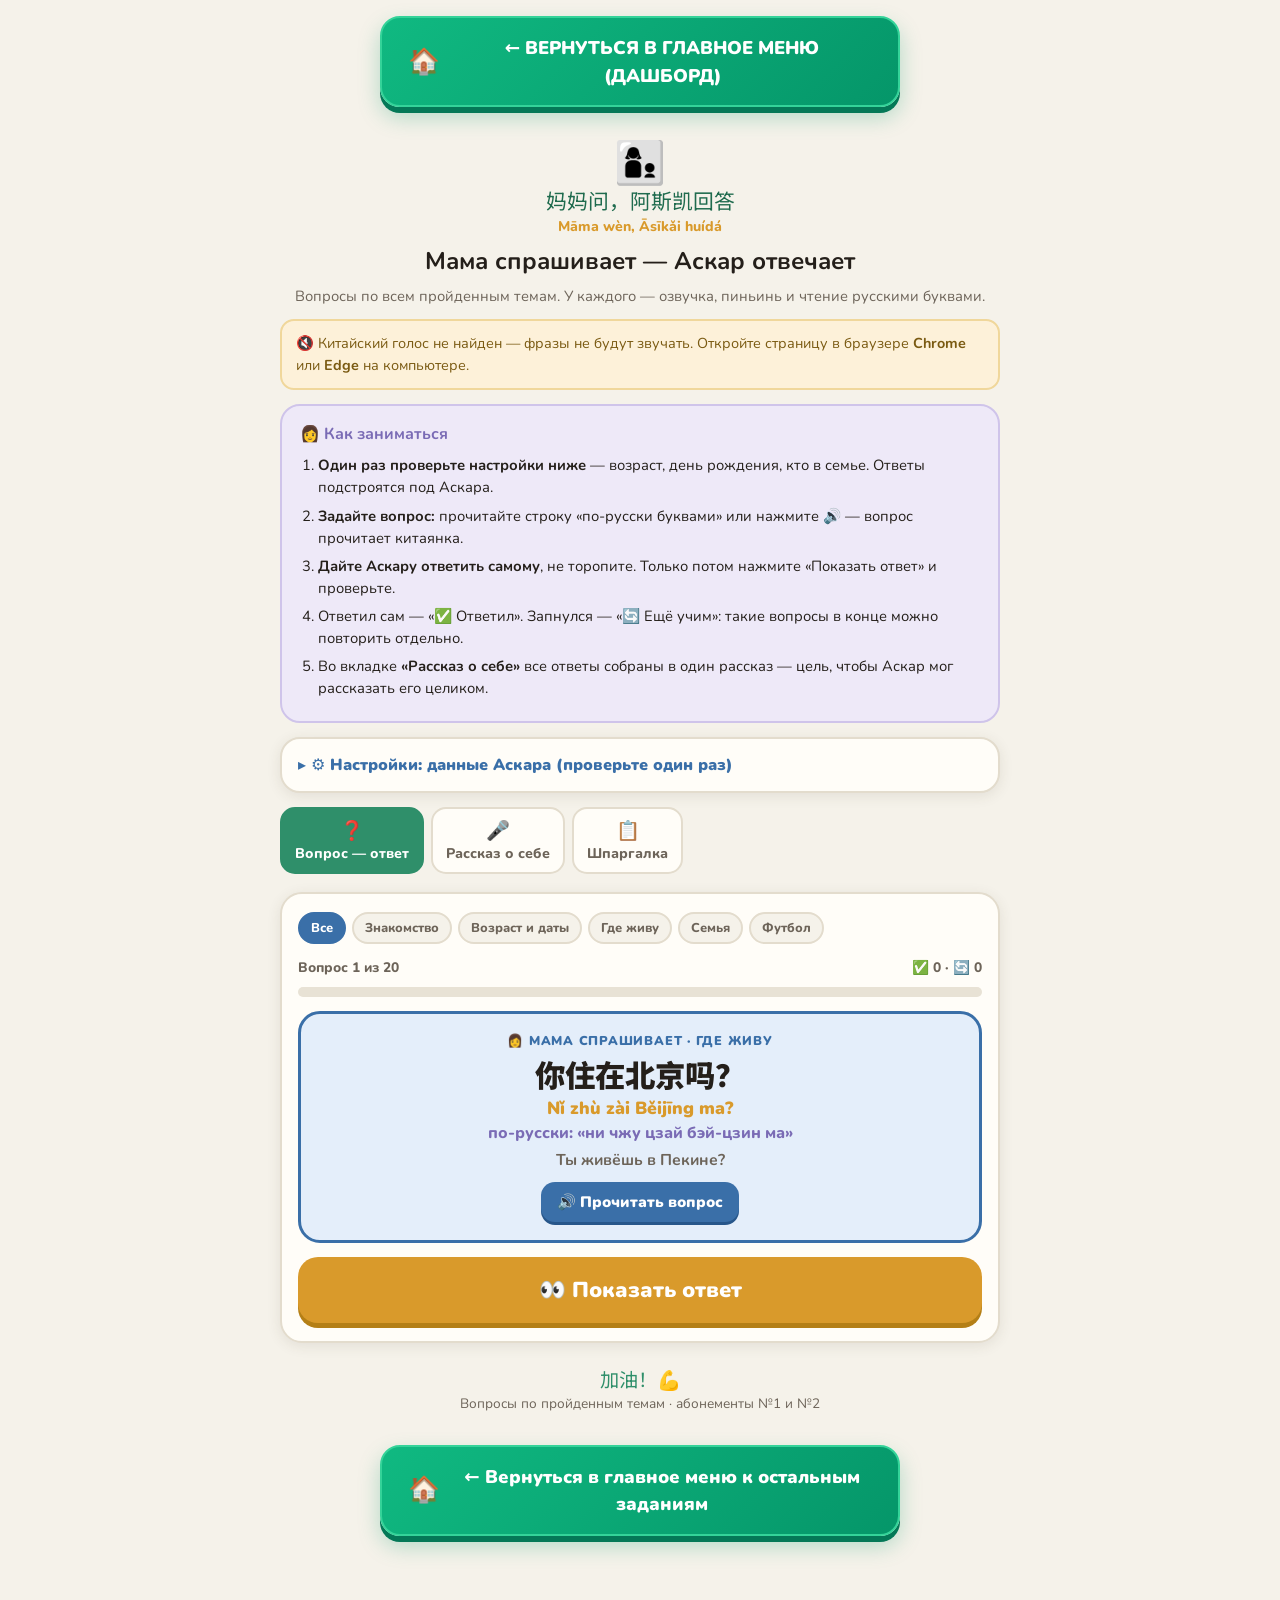
<file: voprosy-askar.html>
﻿<!DOCTYPE html>
<html lang="ru">
<head>
<meta charset="UTF-8">
<meta name="viewport" content="width=device-width, initial-scale=1.0">
<title>Мама спрашивает · вопросы для Аскара</title>
<link rel="preconnect" href="https://fonts.googleapis.com">
<link rel="preconnect" href="https://fonts.gstatic.com" crossorigin>
<link href="https://fonts.googleapis.com/css2?family=Nunito:wght@600;700;800;900&family=Noto+Sans+SC:wght@500;700;900&display=swap" rel="stylesheet">
<style>
:root{
  --bg:#f5f2ea; --card:#fffdf8; --ink:#241f1a; --soft:#6d6459; --line:#e3dccd;
  --jade:#2f8f6a; --jade-d:#1f6b4e; --jade-l:#e2f2ea;
  --cin:#c04a35; --cin-l:#fbe8e3;
  --gold:#d99a2b; --gold-l:#fdf1d9;
  --blue:#3a6fa8; --blue-l:#e4eefa;
  --mom:#7a6bb5; --mom-l:#eee9f8;
  --sh:0 3px 14px rgba(70,60,40,.10);
}
*{box-sizing:border-box;margin:0;padding:0;-webkit-tap-highlight-color:transparent}
body{background:var(--bg);color:var(--ink);font-family:'Nunito',system-ui,sans-serif;line-height:1.5;padding:0 12px 70px}
.zh{font-family:'Noto Sans SC','PingFang SC','Microsoft YaHei',sans-serif}
.wrap{max-width:720px;margin:0 auto}

header{text-align:center;padding:24px 0 12px}
header .p{font-size:2.6rem;line-height:1}
header h1{font-size:1.5rem;margin-top:6px}
header .zhh{font-family:'Noto Sans SC',sans-serif;font-size:1.3rem;color:var(--jade-d)}
header .py{color:var(--gold);font-weight:800;font-size:.88rem}
header p{color:var(--soft);font-size:.92rem;margin-top:6px}

.momtop{background:var(--mom-l);border:2px solid #cfc4ea;border-radius:20px;padding:16px 18px;margin-bottom:14px}
.momtop h3{color:var(--mom);font-size:1rem;margin-bottom:8px}
.momtop ol{margin-left:18px;font-size:.92rem}
.momtop li{margin-bottom:6px}

details.set{background:var(--card);border:2px solid var(--line);border-radius:20px;margin-bottom:14px;box-shadow:var(--sh);overflow:hidden}
details.set summary{cursor:pointer;padding:14px 16px;font-weight:900;color:var(--blue);list-style:none}
details.set summary::-webkit-details-marker{display:none}
details.set summary::before{content:"▸ "}
details.set[open] summary::before{content:"▾ "}
.setin{padding:0 16px 16px;display:grid;gap:12px}
.setin label{font-weight:800;font-size:.9rem;display:block;margin-bottom:5px}
.setin select,.setin input{border:2px solid var(--line);border-radius:12px;padding:9px 12px;font-family:inherit;font-size:1rem;background:var(--bg);width:100%}
.two{display:grid;grid-template-columns:1fr 1fr;gap:10px}
.picks{display:flex;flex-wrap:wrap;gap:7px}
.pick{border:2px solid var(--line);background:var(--bg);border-radius:12px;padding:7px 11px;cursor:pointer;font-family:inherit;font-weight:800;font-size:.86rem}
.pick .zh{font-size:1rem;margin-right:4px}
.pick.on{border-color:var(--jade);background:var(--jade-l);color:var(--jade-d)}
.note{font-size:.8rem;color:var(--soft)}

.modes{display:flex;gap:7px;overflow-x:auto;padding-bottom:4px;margin-bottom:14px}
.mode{border:2px solid var(--line);background:var(--card);border-radius:15px;padding:9px 13px;cursor:pointer;
  font-family:inherit;font-weight:800;font-size:.88rem;color:var(--soft);white-space:nowrap;flex-shrink:0}
.mode .ic{display:block;font-size:1.2rem;text-align:center}
.mode.on{background:var(--jade);border-color:var(--jade);color:#fff}

.box{background:var(--card);border:2px solid var(--line);border-radius:22px;padding:18px 16px;margin-bottom:16px;box-shadow:var(--sh)}
.chips{display:flex;gap:6px;flex-wrap:wrap;margin-bottom:14px}
.chip{border:2px solid var(--line);background:var(--bg);border-radius:20px;padding:5px 11px;cursor:pointer;font-family:inherit;font-weight:800;font-size:.8rem;color:var(--soft)}
.chip.on{background:var(--blue);border-color:var(--blue);color:#fff}

.prog{display:flex;justify-content:space-between;align-items:center;font-weight:800;font-size:.86rem;color:var(--soft);margin-bottom:8px}
.pbar{height:10px;border-radius:8px;background:#e8e2d5;overflow:hidden;margin-bottom:14px}
.pbar i{display:block;height:100%;background:var(--jade);transition:width .3s}

.qcard{background:var(--blue-l);border:3px solid var(--blue);border-radius:22px;padding:18px 14px;text-align:center;position:relative}
.qcard .who{font-size:.8rem;font-weight:900;color:var(--blue);text-transform:uppercase;letter-spacing:.06em}
.acard{background:var(--jade-l);border:3px solid var(--jade);border-radius:22px;padding:18px 14px;text-align:center;margin-top:12px;position:relative}
.acard .who{font-size:.8rem;font-weight:900;color:var(--jade-d);text-transform:uppercase;letter-spacing:.06em}
.zhl{font-family:'Noto Sans SC',sans-serif;font-size:1.9rem;font-weight:900;line-height:1.3;margin-top:4px}
.pyl{font-size:1.1rem;font-weight:900;color:var(--gold)}
.trl{font-size:1rem;font-weight:800;color:var(--mom)}
.rul{font-size:.98rem;font-weight:700;color:var(--soft);margin-top:4px}
.tip{background:#fff;border:1px dashed var(--line);border-radius:12px;padding:8px 12px;margin-top:10px;font-size:.86rem;color:var(--soft);text-align:left}
.tip b{color:var(--ink)}
.say{border:none;border-radius:14px;padding:10px 16px;font-family:inherit;font-weight:900;font-size:.95rem;cursor:pointer;margin-top:10px;
  background:var(--blue);color:#fff;box-shadow:0 3px 0 #27568a}
.acard .say{background:var(--jade);box-shadow:0 3px 0 var(--jade-d)}
.say:active{transform:translateY(2px);box-shadow:none}

.big{width:100%;border:none;border-radius:20px;background:var(--gold);color:#fff;font-family:inherit;font-weight:900;
  font-size:1.35rem;padding:18px;cursor:pointer;box-shadow:0 5px 0 #b47f16;margin-top:14px}
.big:active{transform:translateY(3px);box-shadow:0 2px 0 #b47f16}
.row{display:flex;gap:9px;flex-wrap:wrap;margin-top:12px}
.btn{border:none;border-radius:15px;padding:13px 14px;font-family:inherit;font-weight:900;font-size:1rem;cursor:pointer;
  background:var(--jade);color:#fff;box-shadow:0 4px 0 var(--jade-d);flex:1;min-width:130px}
.btn:active{transform:translateY(3px);box-shadow:0 1px 0 var(--jade-d)}
.btn.red{background:var(--cin);box-shadow:0 4px 0 #8f3626}
.btn.ghost{background:var(--card);color:var(--jade-d);border:2px solid var(--jade);box-shadow:0 3px 0 var(--line)}

.multi{display:flex;flex-wrap:wrap;gap:8px;justify-content:center;margin-top:10px}
.mbtn{border:2px solid var(--jade);background:#fff;border-radius:14px;padding:8px 12px;cursor:pointer;font-family:inherit;text-align:center}
.mbtn .zh{font-size:1.15rem;font-weight:700;display:block}
.mbtn .p{font-size:.8rem;color:var(--gold);font-weight:900;display:block}
.mbtn .t{font-size:.76rem;color:var(--mom);font-weight:800;display:block}

/* рассказ */
.line{display:flex;gap:10px;align-items:center;border:2px solid var(--line);border-radius:16px;padding:11px 12px;margin-bottom:9px;background:var(--bg)}
.line .n{width:28px;height:28px;border-radius:50%;background:var(--jade);color:#fff;font-weight:900;display:grid;place-items:center;flex-shrink:0;font-size:.85rem}
.line .mid{flex:1;min-width:0}
.line .z{font-family:'Noto Sans SC',sans-serif;font-size:1.3rem;font-weight:700}
.line .p{font-size:.92rem;color:var(--gold);font-weight:900}
.line .t{font-size:.86rem;color:var(--mom);font-weight:800}
.line .r{font-size:.84rem;color:var(--soft)}
.line button{background:var(--gold-l);border:none;border-radius:12px;width:40px;height:40px;cursor:pointer;font-size:1.1rem;flex-shrink:0}
.line.on{border-color:var(--gold);background:var(--gold-l)}

/* шпаргалка */
.sh h4{color:var(--blue);font-size:1rem;margin:14px 0 8px}
.qa{border:2px solid var(--line);border-radius:14px;padding:10px 12px;margin-bottom:8px;background:var(--bg)}
.qa .q,.qa .a{display:flex;gap:8px;align-items:flex-start}
.qa .a{margin-top:6px;padding-top:6px;border-top:1px dashed var(--line)}
.qa .lab{font-weight:900;font-size:.75rem;padding:2px 7px;border-radius:8px;flex-shrink:0;margin-top:3px}
.qa .q .lab{background:var(--blue-l);color:var(--blue)}
.qa .a .lab{background:var(--jade-l);color:var(--jade-d)}
.qa .tx{flex:1;min-width:0}
.qa .z{font-family:'Noto Sans SC',sans-serif;font-size:1.1rem;font-weight:700}
.qa .p{font-size:.85rem;color:var(--gold);font-weight:900}
.qa .t{font-size:.8rem;color:var(--mom);font-weight:800}
.qa .r{font-size:.8rem;color:var(--soft)}
.qa button{background:var(--gold-l);border:none;border-radius:10px;width:34px;height:34px;cursor:pointer;flex-shrink:0}

.done{background:linear-gradient(135deg,var(--jade-d),var(--jade));color:#fff;border-radius:22px;padding:24px;text-align:center}
.done .b{font-size:2.6rem}
.done h3{font-size:1.25rem;margin:6px 0}
.done ul{list-style:none;margin:12px 0;text-align:left;background:rgba(255,255,255,.12);border-radius:14px;padding:10px 14px}
.done li{padding:4px 0;font-size:.92rem}
.done .zh{font-weight:700}

.warn{display:none;background:var(--gold-l);border:2px solid #f0d79b;border-radius:14px;padding:12px 14px;margin-bottom:14px;font-size:.9rem;color:#7a5a12}
.warn.show{display:block}
footer{text-align:center;color:var(--soft);font-size:.85rem;margin-top:22px}
footer .zh{color:var(--jade);font-size:1.2rem;display:block}
.conf{position:fixed;inset:0;pointer-events:none;z-index:60}
.conf i{position:absolute;width:10px;height:14px;border-radius:2px;animation:fall 2.2s linear forwards}
@keyframes fall{to{transform:translateY(105vh) rotate(720deg);opacity:0}}
@media print{.modes,.momtop,details.set,header p,.warn,.qa button{display:none}.box{box-shadow:none;border:none}}
@media(prefers-reduced-motion:reduce){*{animation:none!important;transition:none!important}}
.pnav{display:flex;gap:8px;justify-content:center;flex-wrap:wrap;padding-top:14px}
.pnav a{border:2px solid var(--line);background:var(--card);border-radius:20px;padding:6px 14px;font-weight:800;font-size:.86rem;color:var(--soft);text-decoration:none}
.pnav a.on{background:var(--mom);border-color:var(--mom);color:#fff}
@media print{}

/* Big Child-friendly Back Button */
.top-nav-bar {
  padding: 16px 0 12px;
  display: flex;
  justify-content: center;
}
.bottom-nav-bar {
  padding: 30px 0 10px;
  display: flex;
  justify-content: center;
}
.big-back-btn {
  display: inline-flex;
  align-items: center;
  justify-content: center;
  gap: 12px;
  background: linear-gradient(135deg, #10b981 0%, #059669 100%);
  color: #ffffff !important;
  text-decoration: none !important;
  padding: 16px 26px;
  border-radius: 20px;
  font-family: inherit;
  font-weight: 900;
  font-size: 1.15rem;
  box-shadow: 0 6px 0 #047857, 0 10px 22px rgba(5, 150, 105, 0.28);
  border: 2px solid #34d399;
  transition: transform 0.12s ease, box-shadow 0.12s ease;
  width: 100%;
  max-width: 520px;
  text-align: center;
}
.big-back-btn:hover {
  transform: translateY(-2px);
  box-shadow: 0 8px 0 #047857, 0 14px 26px rgba(5, 150, 105, 0.38);
  background: linear-gradient(135deg, #34d399 0%, #10b981 100%);
}
.big-back-btn:active {
  transform: translateY(4px);
  box-shadow: 0 2px 0 #047857;
}
.big-back-btn .btn-icon {
  font-size: 1.6rem;
  line-height: 1;
}

</style>
</head>
<body>
<div class="wrap">

  <div class="top-nav-bar">
    <a href="index.html" class="big-back-btn">
      <span class="btn-icon">🏠</span>
      <span>← ВЕРНУТЬСЯ В ГЛАВНОЕ МЕНЮ (ДАШБОРД)</span>
    </a>
  </div>

  <header>
    <div class="p">👩‍👦</div>
    <div class="zhh">妈妈问，阿斯凯回答</div>
    <div class="py">Māma wèn, Āsīkǎi huídá</div>
    <h1>Мама спрашивает — Аскар отвечает</h1>
    <p>Вопросы по всем пройденным темам. У каждого — озвучка, пиньинь и чтение русскими буквами.</p>
  </header>

  <div class="warn" id="warn">
    🔇 Китайский голос не найден — фразы не будут звучать. Откройте страницу в браузере <b>Chrome</b> или <b>Edge</b> на компьютере.
  </div>

  <div class="momtop">
    <h3>👩 Как заниматься</h3>
    <ol>
      <li><b>Один раз проверьте настройки ниже</b> — возраст, день рождения, кто в семье. Ответы подстроятся под Аскара.</li>
      <li><b>Задайте вопрос:</b> прочитайте строку «по-русски буквами» или нажмите 🔊 — вопрос прочитает китаянка.</li>
      <li><b>Дайте Аскару ответить самому</b>, не торопите. Только потом нажмите «Показать ответ» и проверьте.</li>
      <li>Ответил сам — «✅ Ответил». Запнулся — «🔄 Ещё учим»: такие вопросы в конце можно повторить отдельно.</li>
      <li>Во вкладке <b>«Рассказ о себе»</b> все ответы собраны в один рассказ — цель, чтобы Аскар мог рассказать его целиком.</li>
    </ol>
  </div>

  <details class="set" id="setbox">
    <summary>⚙️ Настройки: данные Аскара (проверьте один раз)</summary>
    <div class="setin">
      <div class="two">
        <div><label>Сколько лет</label><select id="sAge"></select></div>
        <div><label>Любимая команда</label><select id="sTeam"></select></div>
      </div>
      <div class="two">
        <div><label>День рождения — месяц</label><select id="sMon"></select></div>
        <div><label>День рождения — число</label><select id="sDay"></select></div>
      </div>
      <div><label>Где живём</label><select id="sCity"></select></div>
      <div>
        <label>Кто живёт в семье (кроме Аскара)</label>
        <div class="picks" id="sFam"></div>
      </div>
      <div>
        <label>Домашний телефон (по желанию)</label>
        <input id="sPhone" inputmode="numeric" placeholder="только цифры, например 87011234567">
        <div class="note">Если указать, появится вопрос про номер телефона. Номер никуда не отправляется — остаётся только на этом устройстве.</div>
      </div>
    </div>
  </details>

  <div class="modes" id="modes"></div>
  <div id="pane"></div>

  <footer>
    <span class="zh">加油！💪</span>
    Вопросы по пройденным темам · абонементы №1 и №2
  </footer>
<div class="bottom-nav-bar">
    <a href="index.html" class="big-back-btn">
      <span class="btn-icon">🏠</span>
      <span>← Вернуться в главное меню к остальным заданиям</span>
    </a>
  </div>
</div>
<script>
/* ============ ЧИСЛА ============ */
var DZ=['零','一','二','三','四','五','六','七','八','九'];
var DP=['líng','yī','èr','sān','sì','wǔ','liù','qī','bā','jiǔ'];
var DT=['лин','и','эр','сань','сы','у','лиу','ци','ба','цзиу'];
function num(n){
  if(n<10) return {zh:DZ[n],py:DP[n],tr:DT[n]};
  if(n===10) return {zh:'十',py:'shí',tr:'ши'};
  var t=Math.floor(n/10), u=n%10;
  var zh=(t>1?DZ[t]:'')+'十'+(u?DZ[u]:'');
  var py=(t>1?DP[t]:'')+'shí'+(u?((u===2?"'":'')+DP[u]):'');
  var tr=(t>1?DT[t]+'-':'')+'ши'+(u?'-'+DT[u]:'');
  return {zh:zh,py:py,tr:tr};
}
/* количество людей: 2 = 两 */
function cnt(n){ return n===2 ? {zh:'两',py:'liǎng',tr:'лян'} : num(n); }
var RU_MON=['января','февраля','марта','апреля','мая','июня','июля','августа','сентября','октября','ноября','декабря'];
var WEEK=[
  {zh:'星期天',py:'xīngqītiān',tr:'син-ци-тянь',ru:'воскресенье'},
  {zh:'星期一',py:'xīngqīyī',tr:'син-ци-и',ru:'понедельник'},
  {zh:'星期二',py:'xīngqī\'èr',tr:'син-ци-эр',ru:'вторник'},
  {zh:'星期三',py:'xīngqīsān',tr:'син-ци-сань',ru:'среда'},
  {zh:'星期四',py:'xīngqīsì',tr:'син-ци-сы',ru:'четверг'},
  {zh:'星期五',py:'xīngqīwǔ',tr:'син-ци-у',ru:'пятница'},
  {zh:'星期六',py:'xīngqīliù',tr:'син-ци-лиу',ru:'суббота'}
];

/* ============ СЛОВАРИКИ ДЛЯ НАСТРОЕК ============ */
var CITIES=[
  {zh:'阿斯塔纳',py:'Āsītǎnà',tr:'а-сы-та-на',ru:'Астана',ruIn:'в Астане'},
  {zh:'阿拉木图',py:'Ālāmùtú',tr:'а-ла-му-ту',ru:'Алматы',ruIn:'в Алматы'},
  {zh:'莫斯科',py:'Mòsīkē',tr:'мо-сы-кэ',ru:'Москва',ruIn:'в Москве'},
  {zh:'北京',py:'Běijīng',tr:'бэй-цзин',ru:'Пекин',ruIn:'в Пекине'}
];
var TEAMS=[
  {zh:'英国',py:'Yīngguó',tr:'ин-го',ru:'Англии'},
  {zh:'阿根廷',py:'Āgēntíng',tr:'а-гэнь-тин',ru:'Аргентины'},
  {zh:'西班牙',py:'Xībānyá',tr:'си-бань-я',ru:'Испании'},
  {zh:'巴西',py:'Bāxī',tr:'ба-си',ru:'Бразилии'},
  {zh:'葡萄牙',py:'Pútáoyá',tr:'пу-тао-я',ru:'Португалии'},
  {zh:'法国',py:'Fǎguó',tr:'фа-го',ru:'Франции'}
];
var FAM=[
  {k:'baba',zh:'爸爸',py:'bàba',tr:'ба-ба',ru:'папа'},
  {k:'mama',zh:'妈妈',py:'māma',tr:'ма-ма',ru:'мама'},
  {k:'gege',zh:'哥哥',py:'gēge',tr:'гэ-гэ',ru:'старший брат'},
  {k:'didi',zh:'弟弟',py:'dìdi',tr:'ди-ди',ru:'младший брат'},
  {k:'jiejie',zh:'姐姐',py:'jiějie',tr:'цзе-цзе',ru:'старшая сестра'},
  {k:'meimei',zh:'妹妹',py:'mèimei',tr:'мэй-мэй',ru:'младшая сестра'},
  {k:'yeye',zh:'爷爷',py:'yéye',tr:'е-е',ru:'дедушка (папа папы)'},
  {k:'waigong',zh:'外公',py:'wàigōng',tr:'вай-гун',ru:'дедушка (папа мамы)'}
];

/* ============ НАСТРОЙКИ (сохраняются только в этом браузере) ============ */
var S={age:7, mon:9, day:10, city:0, team:0, fam:['baba','mama','didi'], phone:''};
try{ var saved=JSON.parse(localStorage.getItem('askarQA')||'null'); if(saved) for(var k in saved) S[k]=saved[k]; }catch(e){}
function save(){ try{ localStorage.setItem('askarQA',JSON.stringify(S)); }catch(e){} }

/* ============ ВОПРОСЫ ============ */
/* q: вопрос; a(): ответ под настройки; multi(): несколько вариантов ответа */
function famList(){ return FAM.filter(function(f){ return S.fam.indexOf(f.k)>=0; }); }
function has(k){ return S.fam.indexOf(k)>=0; }
function yesNo(k){
  var f=FAM.filter(function(x){ return x.k===k; })[0];
  return {
    topic:'Семья',
    q:{zh:'你有'+f.zh+'吗？',py:'Nǐ yǒu '+f.py+' ma?',tr:'ни йоу '+f.tr+' ма',ru:'У тебя есть '+f.ru+'?'},
    a:function(){
      return has(k)
        ? {zh:'有，我有'+f.zh+'。',py:'Yǒu, wǒ yǒu '+f.py+'.',tr:'йоу, во йоу '+f.tr,ru:'Да, у меня есть '+f.ru+'.'}
        : {zh:'没有，我没有'+f.zh+'。',py:'Méiyǒu, wǒ méiyǒu '+f.py+'.',tr:'мэй-йоу, во мэй-йоу '+f.tr,ru:'Нет, у меня нет '+f.ru+'.'};
    },
    tip:'<b>有</b> «йоу» — есть, <b>没有</b> «мэй-йоу» — нет. Частица <b>吗</b> «ма» в конце делает вопрос «да или нет?». Отвечать можно коротко: просто «йоу» или «мэй-йоу».'
  };
}

var QUESTIONS=[
  {topic:'Знакомство',
   q:{zh:'你好！',py:'Nǐ hǎo!',tr:'ни хао',ru:'Привет!'},
   a:function(){ return {zh:'你好！',py:'Nǐ hǎo!',tr:'ни хао',ru:'Привет!'}; },
   tip:'Можно ответить и «нинь хао» 您好 — так вежливо здороваются со взрослыми.'},
  {topic:'Знакомство',
   q:{zh:'你叫什么名字？',py:'Nǐ jiào shénme míngzi?',tr:'ни цзяо шэнь-мэ мин-цзы',ru:'Как тебя зовут?'},
   a:function(){ return {zh:'我叫阿斯凯。',py:'Wǒ jiào Āsīkǎi.',tr:'во цзяо а-сы-кай',ru:'Меня зовут Аскар.'}; },
   tip:'<b>阿斯凯</b> «а-сы-кай» — так имя Аскар звучит по-китайски. Можно отвечать и просто «во цзяо Аскар».'},
  {topic:'Возраст и даты',
   q:{zh:'你今年几岁？',py:'Nǐ jīnnián jǐ suì?',tr:'ни цзинь-нянь цзи суй',ru:'Сколько тебе лет?'},
   a:function(){ var n=num(S.age); return {zh:'我今年'+n.zh+'岁。',py:'Wǒ jīnnián '+n.py+' suì.',tr:'во цзинь-нянь '+n.tr+' суй',ru:'Мне '+S.age+' лет.'}; },
   tip:'<b>岁</b> «суй» — «лет». <b>今年</b> «цзинь-нянь» — «в этом году». Короткий ответ тоже правильный: «ци суй».'},
  {topic:'Возраст и даты',
   q:{zh:'你的生日是几月几号？',py:'Nǐ de shēngrì shì jǐ yuè jǐ hào?',tr:'ни дэ шэн-жи ши цзи юэ цзи хао',ru:'Когда у тебя день рождения?'},
   a:function(){ var m=num(S.mon), d=num(S.day);
     return {zh:'我的生日是'+m.zh+'月'+d.zh+'号。',py:'Wǒ de shēngrì shì '+m.py+' yuè '+d.py+' hào.',
             tr:'во дэ шэн-жи ши '+m.tr+' юэ '+d.tr+' хао',ru:'Мой день рождения '+S.day+' '+RU_MON[S.mon-1]+'.'}; },
   tip:'В китайском сначала <b>месяц</b> (月 «юэ»), потом <b>число</b> (号 «хао») — наоборот, чем в русском. Месяц — это просто номер: сентябрь = «цзиу юэ», девятый месяц.'},
  {topic:'Возраст и даты', dyn:'date',
   q:{zh:'今天几月几号？',py:'Jīntiān jǐ yuè jǐ hào?',tr:'цзинь-тянь цзи юэ цзи хао',ru:'Какое сегодня число?'},
   a:function(){ var t=new Date(), m=num(t.getMonth()+1), d=num(t.getDate());
     return {zh:'今天'+m.zh+'月'+d.zh+'号。',py:'Jīntiān '+m.py+' yuè '+d.py+' hào.',tr:'цзинь-тянь '+m.tr+' юэ '+d.tr+' хао',
             ru:'Сегодня '+t.getDate()+' '+RU_MON[t.getMonth()]+'.'}; },
   tip:'Ответ меняется каждый день — сайт сам берёт сегодняшнюю дату. Хорошая разминка с календарём в руках.'},
  {topic:'Возраст и даты', dyn:'week',
   q:{zh:'今天星期几？',py:'Jīntiān xīngqī jǐ?',tr:'цзинь-тянь син-ци цзи',ru:'Какой сегодня день недели?'},
   a:function(){ var w=WEEK[new Date().getDay()];
     return {zh:'今天'+w.zh+'。',py:'Jīntiān '+w.py+'.',tr:'цзинь-тянь '+w.tr,ru:'Сегодня '+w.ru+'.'}; },
   tip:'Дни недели — это «неделя + номер»: понедельник = «син-ци-и» (неделя-один), вторник = «син-ци-эр»… Только воскресенье особенное: «син-ци-тянь».'},
  {topic:'Где живу',
   q:{zh:'你住在哪儿？',py:'Nǐ zhù zài nǎr?',tr:'ни чжу цзай нар',ru:'Где ты живёшь?'},
   a:function(){ var c=CITIES[S.city];
     return {zh:'我住在'+c.zh+'。',py:'Wǒ zhù zài '+c.py+'.',tr:'во чжу цзай '+c.tr,ru:'Я живу '+c.ruIn+'.'}; },
   tip:'<b>住在</b> «чжу цзай» — «жить в». На уроке Аскар ещё говорил «во бу чжу цзай…» — «я не живу в…». Спросите его про другой город, пусть ответит «нет, не живу».'},
  {topic:'Где живу',
   q:{zh:'你住在北京吗？',py:'Nǐ zhù zài Běijīng ma?',tr:'ни чжу цзай бэй-цзин ма',ru:'Ты живёшь в Пекине?'},
   a:function(){ var c=CITIES[S.city];
     return S.city===3
       ? {zh:'对，我住在北京。',py:'Duì, wǒ zhù zài Běijīng.',tr:'дуй, во чжу цзай бэй-цзин',ru:'Да, я живу в Пекине.'}
       : {zh:'不，我不住在北京。我住在'+c.zh+'。',py:'Bù, wǒ bú zhù zài Běijīng. Wǒ zhù zài '+c.py+'.',tr:'бу, во бу чжу цзай бэй-цзин. во чжу цзай '+c.tr,ru:'Нет, я не живу в Пекине. Я живу '+c.ruIn+'.'}; },
   tip:'<b>不</b> «бу» — «не». Ставится прямо перед глаголом: «во <b>бу</b> чжу цзай…» — «я <b>не</b> живу в…».'},
  {topic:'Семья',
   q:{zh:'你家有几口人？',py:'Nǐ jiā yǒu jǐ kǒu rén?',tr:'ни цзя йоу цзи коу жэнь',ru:'Сколько человек в твоей семье?'},
   a:function(){ var n=famList().length+1, c=cnt(n);
     return {zh:'我家有'+c.zh+'口人。',py:'Wǒ jiā yǒu '+c.py+' kǒu rén.',tr:'во цзя йоу '+c.tr+' коу жэнь',ru:'В моей семье '+n+' '+(n>=2&&n<=4?'человека':'человек')+'.'}; },
   tip:'Главная ошибка — пропустить <b>口</b> «коу». Сказать «сы жэнь» неправильно, нужно «сы <b>коу</b> жэнь». Аскар считает себя тоже!'},
  {topic:'Семья',
   q:{zh:'你家有谁？',py:'Nǐ jiā yǒu shéi?',tr:'ни цзя йоу шэй',ru:'Кто есть в твоей семье?'},
   a:function(){
     var l=famList();
     if(!l.length) return {zh:'我家有我。',py:'Wǒ jiā yǒu wǒ.',tr:'во цзя йоу во',ru:'В моей семье я.'};
     return {zh:'我家有'+l.map(function(f){return f.zh;}).join('、')+'和我。',
             py:'Wǒ jiā yǒu '+l.map(function(f){return f.py;}).join(', ')+' hé wǒ.',
             tr:'во цзя йоу '+l.map(function(f){return f.tr;}).join(', ')+' хэ во',
             ru:'В моей семье '+l.map(function(f){return f.ru;}).join(', ')+' и я.'}; },
   tip:'<b>和</b> «хэ» — «и». Ставится только перед последним, как в русском: «папа, мама <b>и</b> я».'},
  yesNo('gege'), yesNo('didi'), yesNo('jiejie'), yesNo('meimei'),
  {topic:'Семья', multi:true,
   q:{zh:'这是谁？',py:'Zhè shì shéi?',tr:'чжэ ши шэй',ru:'Кто это? (покажите фото)'},
   a:function(){ return {zh:'这是我……',py:'Zhè shì wǒ …',tr:'чжэ ши во…',ru:'Это мой / моя…'}; },
   opts:function(){ return famList().map(function(f){
     return {zh:'这是我'+f.zh+'。',py:'Zhè shì wǒ '+f.py+'.',tr:'чжэ ши во '+f.tr,ru:f.ru}; }); },
   tip:'<b>Возьмите семейное фото</b> и показывайте пальцем на разных людей. Ниже — готовые ответы для каждого, нажмите нужный, чтобы проверить.'},
  {topic:'Футбол',
   q:{zh:'你喜欢足球吗？',py:'Nǐ xǐhuan zúqiú ma?',tr:'ни си-хуань цзу-цю ма',ru:'Тебе нравится футбол?'},
   a:function(){ return {zh:'喜欢！我喜欢足球。',py:'Xǐhuan! Wǒ xǐhuan zúqiú.',tr:'си-хуань! во си-хуань цзу-цю',ru:'Нравится! Я люблю футбол.'}; },
   tip:'<b>足球</b> «цзу-цю»: 足 — нога, 球 — мяч. Аскар знает это слово хорошо.'},
  {topic:'Футбол',
   q:{zh:'你喜欢哪个队？',py:'Nǐ xǐhuan nǎge duì?',tr:'ни си-хуань на-гэ дуй',ru:'Какая команда тебе нравится?'},
   a:function(){ var t=TEAMS[S.team];
     return {zh:'我喜欢'+t.zh+'队。',py:'Wǒ xǐhuan '+t.py+' duì.',tr:'во си-хуань '+t.tr+' дуй',ru:'Мне нравится сборная '+t.ru+'.'}; },
   tip:'<b>队</b> «дуй» — команда. Название страны + «дуй» = сборная.'},
  {topic:'Футбол',
   q:{zh:'你有球吗？',py:'Nǐ yǒu qiú ma?',tr:'ни йоу цю ма',ru:'У тебя есть мяч?'},
   a:function(){ return {zh:'有，我有球。',py:'Yǒu, wǒ yǒu qiú.',tr:'йоу, во йоу цю',ru:'Да, у меня есть мяч.'}; },
   tip:'Аскар сам сказал это на уроке про свой мяч. Спросите ещё: «ни йоу цю-мэнь ма?» — «у тебя есть ворота?» Ответ: «йоу, во йоу цю-мэнь».'},
  {topic:'Футбол',
   q:{zh:'门将是什么？',py:'Ménjiàng shì shénme?',tr:'мэнь-цзян ши шэнь-мэ',ru:'Что такое «мэнь-цзян»?'},
   a:function(){ return {zh:'门将',py:'ménjiàng',tr:'мэнь-цзян',ru:'Вратарь!'}; },
   tip:'Здесь Аскар отвечает по-русски — это проверка, помнит ли он слово. Буквально «охранник ворот».'},
  {topic:'Телефон', needPhone:true,
   q:{zh:'你家的电话号码是多少？',py:'Nǐ jiā de diànhuà hàomǎ shì duōshao?',tr:'ни цзя дэ дянь-хуа хао-ма ши до-шао',ru:'Какой у вас номер телефона?'},
   a:function(){
     var d=(S.phone||'').replace(/\D/g,'').split('');
     var zh=d.map(function(x){ return x==='1'?'幺':DZ[+x]; }).join('');
     var py=d.map(function(x){ return x==='1'?'yāo':DP[+x]; }).join(' ');
     var tr=d.map(function(x){ return x==='1'?'яо':DT[+x]; }).join(' ');
     return {zh:'我家的电话号码是'+zh+'。',py:'Wǒ jiā de diànhuà hàomǎ shì '+py+'.',tr:'во цзя дэ дянь-хуа хао-ма ши '+tr,ru:'Наш номер: '+d.join('')+'.'}; },
   tip:'В номерах телефона единицу читают не «и», а <b>«яо» 幺</b> — чтобы не путать с семёркой. Аскар это помнит с июля! Цифры называются по одной.'},
  {topic:'Знакомство',
   q:{zh:'再见！',py:'Zàijiàn!',tr:'цзай-цзянь',ru:'До свидания!'},
   a:function(){ return {zh:'再见！',py:'Zàijiàn!',tr:'цзай-цзянь',ru:'До свидания!'}; },
   tip:'Хороший вопрос, чтобы закончить занятие.'}
];
function activeQ(){ return QUESTIONS.filter(function(q){ return !q.needPhone || (S.phone||'').replace(/\D/g,'').length>=4; }); }

/* ============ ЗВУК ============ */
var VOICE=null, HAS_ZH=false, AUDIO_ON=false;
function pickVoice(){
  if(!window.speechSynthesis) return;
  var v=speechSynthesis.getVoices(); if(!v.length) return;
  VOICE=null;
  for(var i=0;i<v.length;i++){ if(/云夏|Yunxia/i.test(v[i].name)){VOICE=v[i];break;} }
  if(!VOICE) for(var i=0;i<v.length;i++){ if(/晓晓|Xiaoxiao/i.test(v[i].name)){VOICE=v[i];break;} }
  if(!VOICE) for(var i=0;i<v.length;i++){ if(/zh[-_]CN/i.test(v[i].lang)){VOICE=v[i];break;} }
  if(!VOICE) for(var i=0;i<v.length;i++){ if(/^zh/i.test(v[i].lang)){VOICE=v[i];break;} }
  HAS_ZH=!!VOICE;
  if(HAS_ZH) document.getElementById('warn').className='warn';
}
function checkVoice(){ pickVoice(); if(!HAS_ZH) document.getElementById('warn').className='warn show'; }
if(window.speechSynthesis){ pickVoice(); speechSynthesis.onvoiceschanged=pickVoice; }
setTimeout(checkVoice,1500); setTimeout(checkVoice,4000);
['pointerdown','keydown','touchstart'].forEach(function(e){
  document.addEventListener(e,function(){ AUDIO_ON=true; },{once:true});
});
function speak(t,onend){
  if(!window.speechSynthesis||!AUDIO_ON){ if(onend) setTimeout(onend,300); return; }
  try{
    speechSynthesis.cancel();
    var u=new SpeechSynthesisUtterance(String(t).replace(/[。？！、：……]/g,' '));
    u.lang='zh-CN'; u.rate=0.72; u.pitch=1.05;
    if(VOICE) u.voice=VOICE;
    if(onend){ u.onend=onend; u.onerror=onend; }
    speechSynthesis.speak(u);
  }catch(e){ if(onend) onend(); }
}
var AC=null;
function beep(f,d,t){
  try{
    AC=AC||new (window.AudioContext||window.webkitAudioContext)();
    var o=AC.createOscillator(),g=AC.createGain();
    o.type=t||'sine'; o.frequency.value=f;
    g.gain.setValueAtTime(.12,AC.currentTime);
    g.gain.exponentialRampToValueAtTime(.001,AC.currentTime+d);
    o.connect(g);g.connect(AC.destination);o.start();o.stop(AC.currentTime+d);
  }catch(e){}
}
function sOK(){ beep(660,.12); setTimeout(function(){beep(880,.16);},100); }
function sWIN(){ [523,659,784,1047].forEach(function(f,i){ setTimeout(function(){beep(f,.2);},i*95); }); }

function $(id){ return document.getElementById(id); }
function shuffle(a){ return a.slice().sort(function(){ return Math.random()-0.5; }); }
function el(t,c,h){ var e=document.createElement(t); if(c)e.className=c; if(h!=null)e.innerHTML=h; return e; }
function confetti(){
  var box=el('div','conf'); document.body.appendChild(box);
  var cols=['#2f8f6a','#d99a2b','#3a6fa8','#c04a35','#7a6bb5'];
  for(var i=0;i<55;i++){
    var p=el('i');
    p.style.left=Math.random()*100+'vw'; p.style.top=(-10-Math.random()*15)+'vh';
    p.style.background=cols[i%5]; p.style.animationDelay=(Math.random()*.6)+'s';
    box.appendChild(p);
  }
  setTimeout(function(){ box.remove(); },3200);
}
function phrase(o,cls){
  return '<div class="zhl zh">'+o.zh+'</div><div class="pyl">'+o.py+'</div>'+
         '<div class="trl">по-русски: «'+o.tr+'»</div><div class="rul">'+o.ru+'</div>';
}

/* ============ НАСТРОЙКИ: UI ============ */
(function(){
  var sAge=$('sAge'); for(var a=5;a<=12;a++){ var o=el('option',null,a+' — '+num(a).zh+'岁'); o.value=a; sAge.appendChild(o); }
  var sMon=$('sMon'); for(var m=1;m<=12;m++){ var o2=el('option',null,RU_MON[m-1]+' — '+num(m).zh+'月'); o2.value=m; sMon.appendChild(o2); }
  var sDay=$('sDay'); for(var d=1;d<=31;d++){ var o3=el('option',null,d+' — '+num(d).zh+'号'); o3.value=d; sDay.appendChild(o3); }
  var sCity=$('sCity'); CITIES.forEach(function(c,i){ var o4=el('option',null,c.ru+' — '+c.zh); o4.value=i; sCity.appendChild(o4); });
  var sTeam=$('sTeam'); TEAMS.forEach(function(t,i){ var o5=el('option',null,t.zh+'队 — сборная '+t.ru); o5.value=i; sTeam.appendChild(o5); });
  sAge.value=S.age; sMon.value=S.mon; sDay.value=S.day; sCity.value=S.city; sTeam.value=S.team; $('sPhone').value=S.phone||'';
  function upd(){ S.age=+sAge.value; S.mon=+sMon.value; S.day=+sDay.value; S.city=+sCity.value; S.team=+sTeam.value; S.phone=$('sPhone').value; save(); render(); }
  [sAge,sMon,sDay,sCity,sTeam].forEach(function(x){ x.onchange=upd; });
  $('sPhone').oninput=upd;
  var box=$('sFam');
  FAM.forEach(function(f){
    var b=el('button','pick'+(S.fam.indexOf(f.k)>=0?' on':''),'<span class="zh">'+f.zh+'</span>'+f.ru);
    b.onclick=function(){
      var i=S.fam.indexOf(f.k);
      if(i>=0) S.fam.splice(i,1); else S.fam.push(f.k);
      b.className='pick'+(S.fam.indexOf(f.k)>=0?' on':'');
      speak(f.zh); save(); render();
    };
    box.appendChild(b);
  });
})();

/* ============ РЕЖИМЫ ============ */
var MODES=[{id:'ask',ic:'❓',name:'Вопрос — ответ'},{id:'story',ic:'🎤',name:'Рассказ о себе'},{id:'sheet',ic:'📋',name:'Шпаргалка'}];
var mode='ask', topic='Все';
var session=null;

(function(){
  var box=$('modes');
  MODES.forEach(function(m){
    var b=el('button','mode'+(m.id===mode?' on':''),'<span class="ic">'+m.ic+'</span>'+m.name);
    b.onclick=function(){
      mode=m.id;
      for(var i=0;i<box.children.length;i++) box.children[i].className='mode';
      b.className='mode on'; render();
    };
    box.appendChild(b);
  });
})();

function topicChips(){
  var topics=['Все']; activeQ().forEach(function(q){ if(topics.indexOf(q.topic)<0) topics.push(q.topic); });
  var box=el('div','chips');
  topics.forEach(function(t){
    var c=el('button','chip'+(t===topic?' on':''),t);
    c.onclick=function(){ topic=t; session=null; render(); };
    box.appendChild(c);
  });
  return box;
}
function render(){
  var p=$('pane'); p.innerHTML='';
  if(mode==='ask') p.appendChild(viewAsk());
  else if(mode==='story') p.appendChild(viewStory());
  else p.appendChild(viewSheet());
}

/* ---------- 1. Вопрос — ответ ---------- */
function newSession(list){
  return {list:list, i:0, ok:[], learn:[]};
}
function viewAsk(){
  var box=el('div','box');
  box.appendChild(topicChips());
  if(!session){
    var src=activeQ().filter(function(q){ return topic==='Все' || q.topic===topic; });
    session=newSession(shuffle(src));
  }
  var s=session;
  if(s.i>=s.list.length) { box.appendChild(viewDone()); return box; }

  var q=s.list[s.i];
  var pr=el('div','prog','<span>Вопрос '+(s.i+1)+' из '+s.list.length+'</span><span>✅ '+s.ok.length+' · 🔄 '+s.learn.length+'</span>');
  var pb=el('div','pbar','<i style="width:'+(s.i/s.list.length*100)+'%"></i>');
  box.append(pr,pb);

  var qc=el('div','qcard','<div class="who">👩 Мама спрашивает · '+q.topic+'</div>'+phrase(q.q));
  var qs=el('button','say','🔊 Прочитать вопрос'); qs.onclick=function(){ speak(q.q.zh); };
  qc.appendChild(qs);
  box.appendChild(qc);

  var show=el('button','big','👀 Показать ответ');
  var ans=el('div');
  var row=el('div','row');
  var okB=el('button','btn','✅ Ответил сам');
  var lrB=el('button','btn red','🔄 Ещё учим');
  row.append(okB,lrB); row.style.display='none';

  show.onclick=function(){
    var a=q.a();
    var ac=el('div','acard','<div class="who">🧒 Аскар отвечает</div>'+phrase(a));
    var as=el('button','say','🔊 Послушать ответ'); as.onclick=function(){ speak(a.zh); };
    ac.appendChild(as);
    if(q.multi){
      var ml=el('div','multi');
      var list=q.opts();
      if(!list.length) ml.innerHTML='<div class="note">Отметьте в настройках, кто есть в семье.</div>';
      list.forEach(function(o){
        var b=el('button','mbtn','<span class="zh">'+o.zh+'</span><span class="p">'+o.py+'</span><span class="t">«'+o.tr+'»</span>');
        b.onclick=function(){ speak(o.zh); };
        ml.appendChild(b);
      });
      ac.appendChild(ml);
    }
    if(q.tip) ac.appendChild(el('div','tip','💡 '+q.tip));
    ans.appendChild(ac);
    speak(a.zh);
    show.style.display='none';
    row.style.display='flex';
  };
  okB.onclick=function(){ s.ok.push(q); s.i++; sOK(); render(); };
  lrB.onclick=function(){ s.learn.push(q); s.i++; render(); };

  box.append(show,ans,row);
  setTimeout(function(){ speak(q.q.zh); },300);
  return box;
}
function viewDone(){
  var s=session;
  var d=el('div','done');
  var perfect=s.learn.length===0;
  d.innerHTML='<div class="b">'+(perfect?'🏆':'⭐')+'</div>'+
    '<h3>'+(perfect?'太棒了！Все ответы сам!':'Готово! Молодец!')+'</h3>'+
    '<div>Ответил сам: <b>'+s.ok.length+'</b> из '+s.list.length+'</div>';
  if(s.learn.length){
    var ul=el('ul'); s.learn.forEach(function(q){ ul.appendChild(el('li',null,'🔄 <span class="zh">'+q.q.zh+'</span> — '+q.q.ru)); });
    d.appendChild(el('div',null,'<div style="margin-top:10px;font-weight:800">Ещё учим:</div>'));
    d.appendChild(ul);
  }
  var row=el('div','row');
  if(s.learn.length){
    var rep=el('button','btn ghost','🔄 Повторить только эти');
    rep.onclick=function(){ session=newSession(shuffle(s.learn)); render(); };
    row.appendChild(rep);
  }
  var again=el('button','btn ghost','↺ Все вопросы заново');
  again.onclick=function(){ session=null; render(); };
  row.appendChild(again);
  d.appendChild(row);
  setTimeout(function(){ sWIN(); if(perfect) confetti(); },200);
  return d;
}

/* ---------- 2. Рассказ о себе ---------- */
function storyLines(){
  var get=function(zh){ return QUESTIONS.filter(function(q){ return q.q.zh===zh; })[0].a(); };
  var L=[
    {zh:'你好！',py:'Nǐ hǎo!',tr:'ни хао',ru:'Привет!'},
    get('你叫什么名字？'),
    get('你今年几岁？'),
    get('你的生日是几月几号？'),
    get('你住在哪儿？'),
    get('你家有几口人？'),
    get('你家有谁？'),
    get('你喜欢足球吗？'),
    get('你喜欢哪个队？'),
    {zh:'谢谢！再见！',py:'Xièxie! Zàijiàn!',tr:'се-се! цзай-цзянь',ru:'Спасибо! До свидания!'}
  ];
  return L;
}
function viewStory(){
  var box=el('div','box');
  box.appendChild(el('div',null,'<div style="font-weight:900;color:var(--jade-d);font-size:1.05rem">🎤 Рассказ о себе</div>'+
    '<div class="note" style="margin:4px 0 14px">Все ответы в одном рассказе. Цель — чтобы Аскар рассказал его сам, целиком, как девочка в видео.</div>'));
  var lines=storyLines();
  var rows=[];
  lines.forEach(function(o,i){
    var r=el('div','line');
    r.innerHTML='<div class="n">'+(i+1)+'</div><div class="mid"><div class="z zh">'+o.zh+'</div><div class="p">'+o.py+'</div>'+
      '<div class="t">«'+o.tr+'»</div><div class="r">'+o.ru+'</div></div>';
    var b=el('button',null,'🔊'); b.onclick=function(){ speak(o.zh); };
    r.appendChild(b);
    box.appendChild(r); rows.push(r);
  });
  var all=el('button','big','▶️ Прослушать весь рассказ');
  var playing=false;
  all.onclick=function(){
    if(playing) return; playing=true;
    var i=0;
    (function step(){
      rows.forEach(function(r){ r.className='line'; });
      if(i>=lines.length){ playing=false; return; }
      rows[i].className='line on';
      rows[i].scrollIntoView({block:'nearest',behavior:'smooth'});
      speak(lines[i].zh,function(){ i++; setTimeout(step,500); });
    })();
  };
  box.appendChild(all);
  box.appendChild(el('div','tip',
    '💡 <b>Как тренировать:</b> день 1 — слушаем и повторяем по строчке. День 2 — мама читает русский перевод, Аскар говорит по-китайски. '+
    'День 3 — Аскар рассказывает сам, мама смотрит в текст. <b>Получилось — снимите видео и пришлите учителю!</b> 🎬'));
  return box;
}

/* ---------- 3. Шпаргалка ---------- */
function viewSheet(){
  var box=el('div','box sh');
  box.appendChild(el('div',null,'<div style="font-weight:900;color:var(--jade-d);font-size:1.05rem">📋 Все вопросы и ответы</div>'+
    '<div class="note" style="margin-top:4px">Можно распечатать (Ctrl+P) и держать под рукой.</div>'));
  var by={};
  activeQ().forEach(function(q){ (by[q.topic]=by[q.topic]||[]).push(q); });
  Object.keys(by).forEach(function(t){
    box.appendChild(el('h4',null,t));
    by[t].forEach(function(q){
      var a=q.a();
      var qa=el('div','qa');
      function part(cls,lab,o){
        var w=el('div',cls,'<span class="lab">'+lab+'</span><div class="tx"><div class="z zh">'+o.zh+'</div><div class="p">'+o.py+'</div>'+
          '<div class="t">«'+o.tr+'»</div><div class="r">'+o.ru+'</div></div>');
        var b=el('button',null,'🔊'); b.onclick=function(){ speak(o.zh); };
        w.appendChild(b); return w;
      }
      qa.appendChild(part('q','Мама',q.q));
      qa.appendChild(part('a','Аскар',a));
      box.appendChild(qa);
    });
  });
  return box;
}

render();
</script>
</body>
</html>
</file>
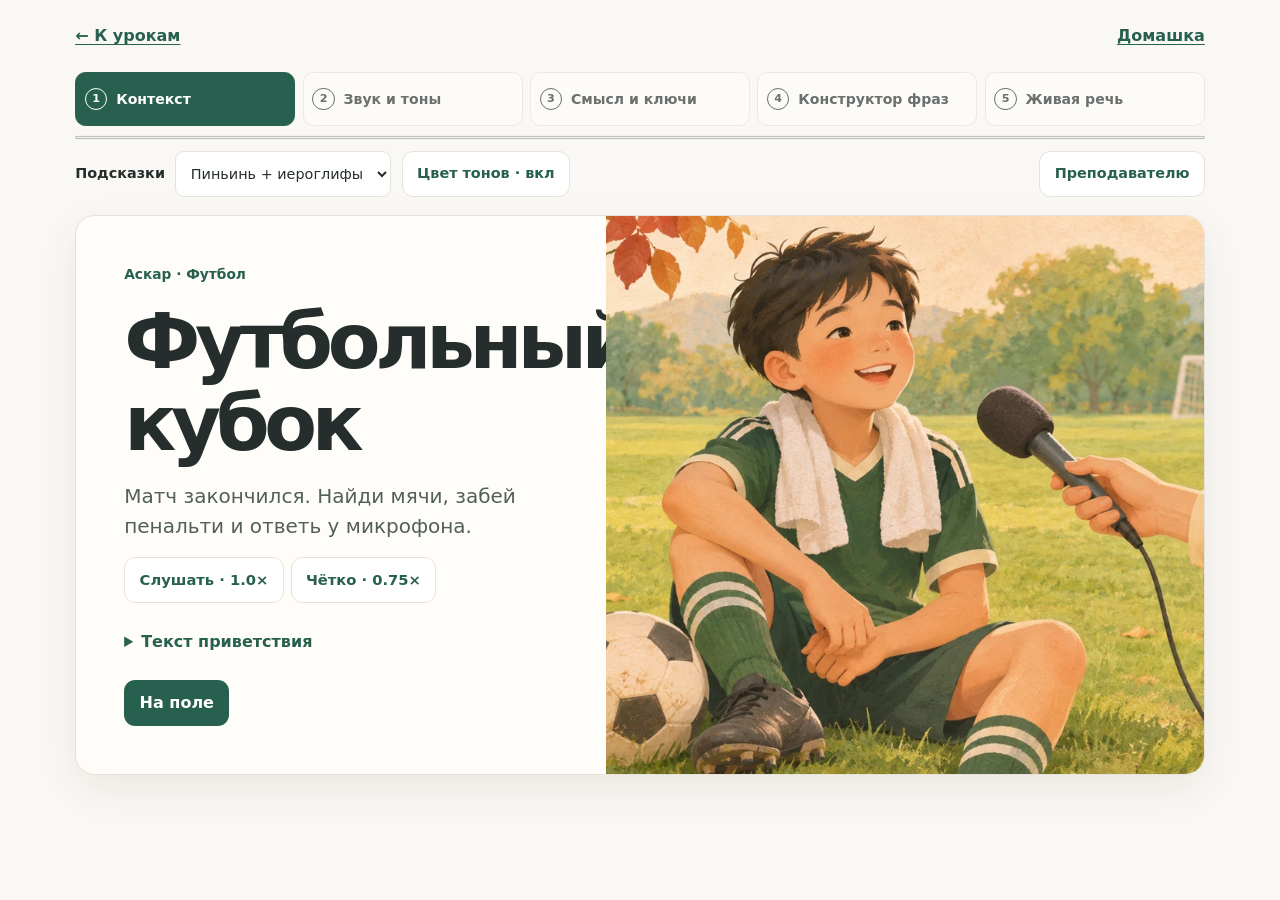
<file: lessons/2026-11-22-press-room.html>
<!doctype html>
<html lang="ru">
<head>
  <meta charset="utf-8">
  <meta name="viewport" content="width=device-width, initial-scale=1">
  <meta name="theme-color" content="#27604e">
  <title>Футбольный кубок · Китайский</title>
  <link rel="stylesheet" href="lesson-studio-v2.css">
  <link rel="preload" as="image" href="media/press-room/studio/hero.webp">
  <script type="application/json" id="lesson-content">{"file":"2026-11-22-press-room.html","slug":"press-room","name":"Аскар","title":"Футбольный кубок","hero":"Юный футболист на поле даёт интервью после матча","accent":"#27604e","intro":"Матч закончился. Найди мячи, забей пенальти и ответь у микрофона.","go":"На поле","theme":"Футбол","finish":"Кубок твой!","success":"Ты понял слова на слух и ответил как игрок.","hook":{"zh":"你好！你喜欢足球吗？","py":"nǐ hǎo  nǐ xǐ huan zú qiú ma","ru":"Привет! Любишь футбол?","voice":"host"},"words":[{"id":"football","zh":"足球","py":"zú qiú","ru":"футбол","parts":"足 — стопа, 球 — мяч. Представь, как нога толкает мяч."},{"id":"basketball","zh":"篮球","py":"lán qiú","ru":"баскетбол","parts":"篮 — корзина, 球 — мяч. Мяч летит в корзину."},{"id":"goal","zh":"进球","py":"jìn qiú","ru":"забить гол","parts":"进 — войти, 球 — мяч. Мяч входит в ворота."}],"tones":[{"clip":"football","index":0,"tone":2,"why":"В zú голос поднимается, как мяч от ноги."},{"clip":"goal","index":0,"tone":4,"why":"В jìn голос идёт вниз коротко и уверенно."}],"secret":{"clip":"greeting","body":"你好 пишем nǐ hǎo (3 + 3). В живой речи первый слог поднимается: ní hǎo. Повтори слитно. В 一个球 一 звучит yí перед 个.","extra":"ballone"},"phrases":{"greeting":{"zh":"你好！","py":"nǐ hǎo","ru":"Привет!"},"me":{"zh":"我","py":"wǒ","ru":"я"},"like":{"zh":"喜欢","py":"xǐ huan","ru":"люблю"},"scored":{"zh":"进了","py":"jìn le","ru":"забил"},"ballone":{"zh":"一个球","py":"yí ge qiú","ru":"один мяч"},"a1":{"zh":"我喜欢足球。","py":"wǒ xǐ huan zú qiú","ru":"Я люблю футбол."},"a2":{"zh":"我喜欢篮球。","py":"wǒ xǐ huan lán qiú","ru":"Я люблю баскетбол."},"one":{"zh":"我进了一个球！","py":"wǒ jìn le yí ge qiú","ru":"Я забил один гол!"},"two":{"zh":"我进了两个球！","py":"wǒ jìn le liǎng ge qiú","ru":"Я забил два гола!"},"three":{"zh":"我进了三个球！","py":"wǒ jìn le sān ge qiú","ru":"Я забил три гола!"},"which":{"zh":"你喜欢什么运动？","py":"nǐ xǐ huan shén me yùn dòng","ru":"Какой спорт ты любишь?","voice":"host"},"howmany":{"zh":"你进了几个球？","py":"nǐ jìn le jǐ ge qiú","ru":"Сколько голов ты забил?","voice":"host"}},"bonus":{"type":"goals","title":"Пробей пенальти","prompt":"Сколько голов? Выбери ворота и пробей.","rounds":[{"clip":"two","answer":2,"choices":[3,2,1]},{"clip":"one","answer":1,"choices":[1,3,2]},{"clip":"three","answer":3,"choices":[2,1,3]}]},"builds":[{"key":"hobby","task":"Скажи, что любишь футбол.","pieces":["me","like","football"],"full":"a1"},{"key":"goal","task":"Скажи, что забил один гол.","pieces":["me","scored","ballone"],"full":"one"}],"roles":[{"question":"which","task":"Выбери любимый спорт. Ответь журналисту вслух.","models":["a1","a2"]},{"question":"howmany","task":"Представь, что только что забил. Сколько голов?","models":["one","two"]}],"teacher":{"can":"На слух отличает 足球, 篮球, 进球, говорит 我喜欢… и отвечает на один вопрос о матче.","warm":"Покажите ногой удар, рукой бросок в корзину. Пусть Аскар назовёт действие и сам даст сигнал к началу игры.","extra":"Сыграйте второй раунд с 我最喜欢足球 или 我也喜欢篮球. Добавляйте одну новую конструкцию за раз.","sound":"В zú не заменяйте z русским «з». Сделайте короткую непридыхательную аффрикату. В 喜欢 второй слог легче и короче. В 你好 свяжите два слога и поднимите первый.","home":"Дома пусть кто-то спросит 你喜欢什么运动？, а Аскар ответит одной фразой."},"praise":{"great":{"zh":"太棒了！","py":"tài bàng le","ru":"Здорово!"},"nice":{"zh":"真厉害！","py":"zhēn lì hai","ru":"Вот это да!"},"again":{"zh":"加油，再试一次！","py":"jiā yóu  zài shì yí cì","ru":"Давай, попробуй ещё раз!"},"passed":{"zh":"做得好！","py":"zuò de hǎo","ru":"Хорошая работа!"},"ready":{"zh":"继续加油！","py":"jì xù jiā yóu","ru":"Продолжай в том же духе!"}}}</script>
  <script type="module" src="lesson-studio-v2.js"></script>
</head>
<body style="--accent: #27604e">
  <a class="skip" href="#lesson-play">Перейти к уроку</a>
  <main>
    <header class="top">
      <a href="../index.html">← К урокам</a>
      <a href="../homework-penalties.html">Домашка</a>
    </header>
    <div class="toolbar">
      <nav class="steps" aria-label="Пять этапов урока"></nav>
      <progress class="progress" id="stage-progress" max="5" value="0" aria-label="Прогресс урока"></progress>
      <div class="settings">
        <label for="mode">Подсказки</label>
        <select id="mode">
          <option value="pinyin">Пиньинь + иероглифы</option>
          <option value="hanzi">Только иероглифы</option>
          <option value="sound">Только звук (профи)</option>
        </select>
        <button class="btn secondary" id="tone-color" type="button" aria-pressed="true">Цвет тонов</button>
        <button class="btn secondary teacher-trigger" id="teacher-open" type="button" title="Клавиша T">Преподавателю</button>
      </div>
      <p id="audio-notice" class="status" role="status"></p>
    </div>
    <section class="stage" id="lesson-play" tabindex="-1" aria-label="Футбольный кубок">
      <noscript>Включи JavaScript, чтобы открыть задания урока.</noscript>
    </section>
  </main>
  <dialog id="teacher-panel" aria-labelledby="teacher-title">
    <h2 id="teacher-title">Шторка преподавателя</h2>
    <p><strong>Цель урока</strong><br>На слух отличает 足球, 篮球, 进球, говорит 我喜欢… и отвечает на один вопрос о матче.</p>
    <p><strong>Устный разогрев</strong><br>Покажите ногой удар, рукой бросок в корзину. Пусть Аскар назовёт действие и сам даст сигнал к началу игры.</p>
    <p><strong>Если легко</strong><br>Сыграйте второй раунд с 我最喜欢足球 или 我也喜欢篮球. Добавляйте одну новую конструкцию за раз.</p>
    <p><strong>На что обратить внимание в произношении</strong><br>В zú не заменяйте z русским «з». Сделайте короткую непридыхательную аффрикату. В 喜欢 второй слог легче и короче. В 你好 свяжите два слога и поднимите первый.</p>
    <p><strong>После урока</strong><br>Дома пусть кто-то спросит 你喜欢什么运动？, а Аскар ответит одной фразой.</p>
    <form method="dialog"><button class="btn" autofocus>Закрыть</button></form>
  </dialog>
</body>
</html>
</file>
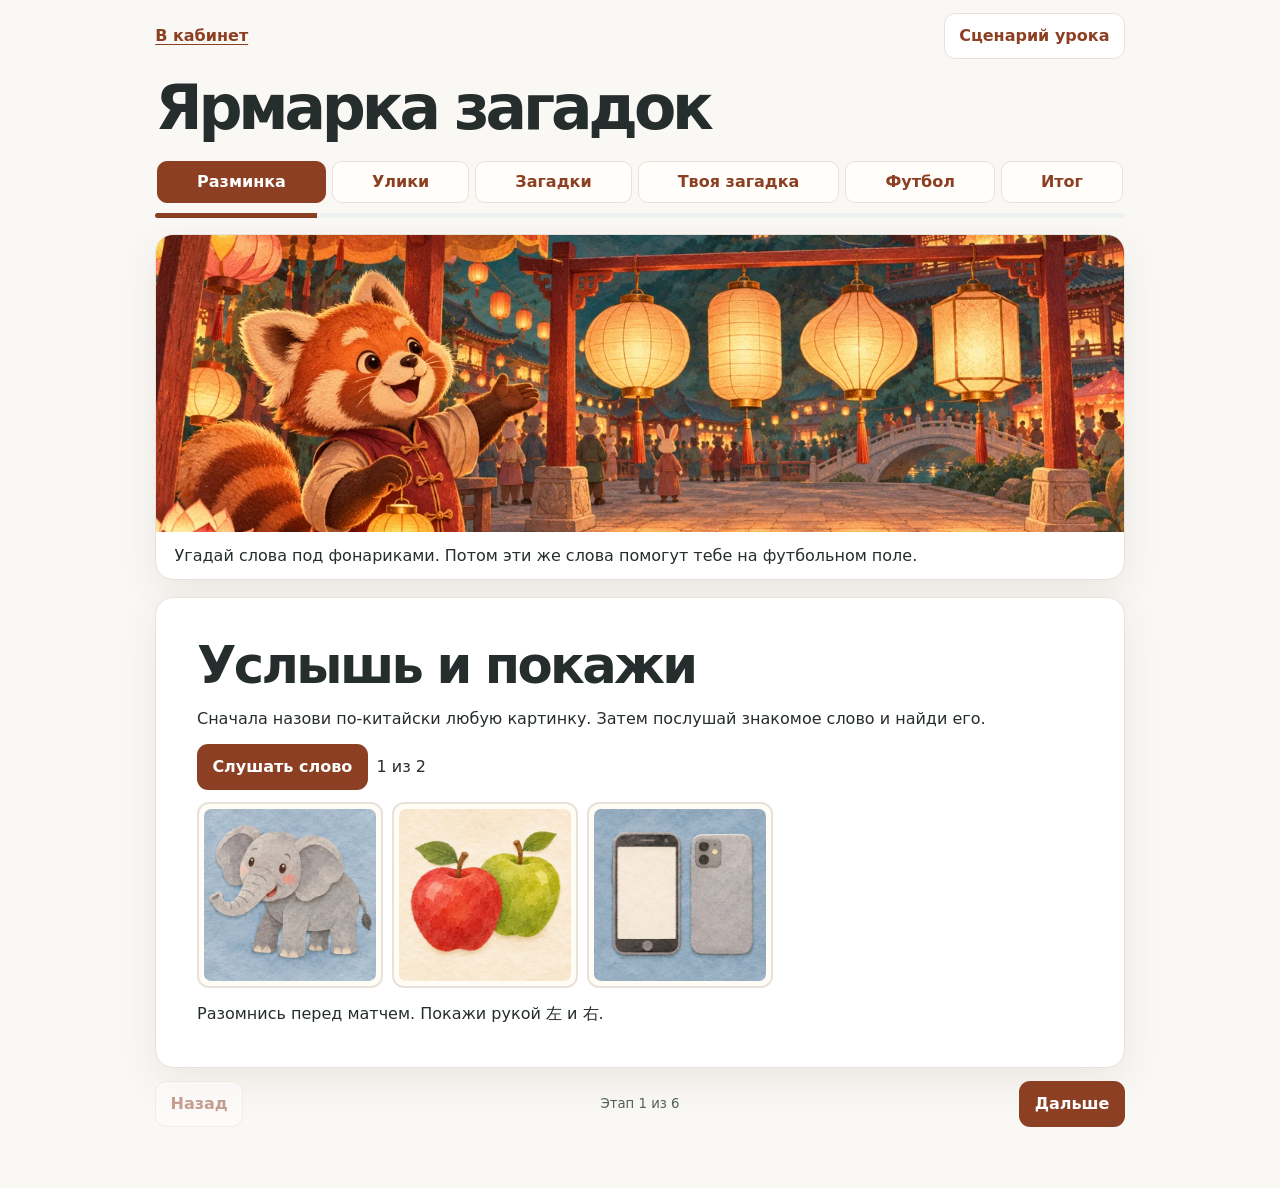
<file: lessons/riddle-fair.html>
<!doctype html>
<html lang="ru">
<head>
  <meta charset="utf-8">
  <meta name="viewport" content="width=device-width, initial-scale=1">
  <title>Ярмарка загадок · Аскар</title>
  <link rel="stylesheet" href="lesson-studio-v2.css">
  <link rel="stylesheet" href="lesson-nov27.css?v=route">
  <link rel="stylesheet" href="lesson-route.css">
  <script type="module" src="riddle-fair.js?v=route"></script>
</head>
<body style="--accent:#8c3f23">
<main>
  <nav class="top" aria-label="Навигация урока">
    <a href="../index.html">В кабинет</a><button class="btn secondary" type="button" id="lesson-teacher-open">Сценарий урока</button>
  </nav>
  <h1 class="journey-title">Ярмарка загадок</h1>
  <nav id="lesson-route" aria-label="Этапы урока" hidden>
    <ol><li><a href="#warmup" data-stage>Разминка</a></li><li><a href="#clues" data-stage>Улики</a></li>
      <li><a href="#lanterns" data-stage>Загадки</a></li><li><a href="#your-riddle" data-stage>Твоя загадка</a></li>
      <li><a href="#football" data-stage>Футбол</a></li><li><a href="#review" data-stage>Итог</a></li></ol>
    <progress id="lesson-progress" value="1" max="6" aria-label="Позиция в уроке"></progress>
  </nav>
  <p id="lesson-audio-status" class="status listen-status" role="status"></p>
  <header class="cover-lesson" id="lesson-cover">
    <img src="media/riddle-fair/hero.webp" width="1280" height="720" alt="Панда с фонариком на вечерней ярмарке">
    <div class="cover-copy"><p>Угадай слова под фонариками. Потом эти же слова помогут тебе на футбольном поле.</p></div>
  </header>
  <section class="sheet lesson-block" id="warmup" aria-labelledby="warmup-title">
    <h2 id="warmup-title">Услышь и покажи</h2>
    <p>Сначала назови по-китайски любую картинку. Затем послушай знакомое слово и найди его.</p>
    <div class="actions"><button class="btn" type="button" id="warm-listen">Слушать слово</button><span id="warm-round"></span></div>
    <div class="riddle-options" id="warm-pics"></div>
    <p class="status" id="warm-status" role="status"></p>
    <button class="btn secondary" type="button" id="warm-next" hidden>Второе слово</button>
    <p>Разомнись перед матчем. Покажи рукой <span lang="zh">左</span> и <span lang="zh">右</span>.</p>
  </section>
  <section class="sheet lesson-block" id="clues" aria-labelledby="clues-title">
    <h2 id="clues-title">Как устроена загадка?</h2>
    <div class="lessons-columns">
      <article class="lesson-cell"><h3 lang="zh">我有一个球。</h3><p>У меня есть мяч. <strong lang="zh">我有</strong> помогает описать, что есть у героя.</p></article>
      <article class="lesson-cell"><h3 lang="zh">我会跑。</h3><p>Я умею бегать. <strong lang="zh">我会</strong> помогает назвать действие.</p></article>
    </div>
    <p>Покажи жестом, как ловишь мяч. Как сказать «Я умею ловить мяч»?</p>
    <div class="actions" id="clue-check">
      <button class="btn secondary" type="button" data-clue="have" lang="zh">我有</button>
      <button class="btn secondary" type="button" data-clue="can" lang="zh">我会</button>
    </div>
    <p class="status" id="clue-status" role="status"></p>
  </section>
  <section class="sheet lesson-block" id="lanterns" aria-labelledby="lantern-title">
    <h2 id="lantern-title">Зажги пять фонариков</h2>
    <p id="riddle-progress" role="status">0 из 5</p>
    <div id="riddle-tabs" class="riddles-tabs" aria-label="Загадки"></div>
    <div id="riddle-screen" class="riddle-screen"></div>
  </section>
  <section class="sheet lesson-block" id="your-riddle" aria-labelledby="your-riddle-title">
    <h2 id="your-riddle-title">Теперь загадываешь ты</h2>
    <p>Выбери картинку тайком от преподавателя и дай две подсказки. Одну можно показать жестом.</p>
    <div class="riddle-options" id="secret-pics"></div>
    <p id="secret-status" class="status" role="status"></p>
    <details class="hint"><summary>Как начать</summary><p lang="zh" class="listen-line">我有……。我会……。我是什么？</p><p>Можно дать две подсказки о внешности или действии. Поменяйтесь ролями после ответа.</p></details>
  </section>
  <section class="sheet lesson-block" id="football" aria-labelledby="football-title">
    <h2 id="football-title">Футбол на слух</h2>
    <p>Послушай слово и найди ворота. Затем веди мяч, обойди защитника и выбери момент для удара.</p>
    <p class="translation" id="field-help">На компьютере используй стрелки и пробел. На телефоне удерживай кнопки под полем.</p>
    <div class="field-score"><strong id="field-score">Голы: 0 из 5</strong><span id="field-round"></span></div>
    <div class="field-target" id="field-target" hidden>
      <h3>Где нужная картинка?</h3>
      <button id="field-listen" class="btn secondary" type="button">Послушать слово</button>
      <div id="field-targets" class="riddle-options"></div>
    </div>
    <p class="status" id="field-status" role="status"></p>
    <canvas id="field" width="720" height="440" tabindex="0" aria-label="Футбольное поле" aria-describedby="field-help"></canvas>
    <div class="field-controls">
      <div class="actions"><button id="field-start" class="btn" type="button">Начать матч</button><button id="field-replay" class="btn secondary" type="button" hidden>Повторить слово</button></div>
      <div class="field-pad" aria-label="Управление футболистом">
        <button type="button" data-move="up" aria-label="Двигаться вперёд" disabled>↑</button>
        <button type="button" data-move="left" aria-label="Двигаться влево" disabled>←</button>
        <button type="button" data-move="down" aria-label="Двигаться назад" disabled>↓</button>
        <button type="button" data-move="right" aria-label="Двигаться вправо" disabled>→</button>
        <button type="button" id="field-shoot" class="btn" disabled>Удар</button>
      </div>
    </div>
    <p id="field-language" class="field-language"></p>
    <details class="hint" id="field-text" hidden><summary>Подсказка к слову</summary><p id="field-word"></p></details>
  </section>
  <section class="sheet lesson-block" id="review" aria-labelledby="review-title">
    <h2 id="review-title">Последний фонарик</h2>
    <p>Услышь знакомую загадку ещё раз. Назови ответ по-китайски без картинки.</p>
    <button class="btn" type="button" data-riddle-audio="elephant">Слушать загадку</button>
    <details class="hint"><summary>Проверить себя</summary><p lang="zh">大象</p><button class="btn secondary" type="button" data-riddle-audio="elephantword">Послушать</button></details>
    <p>Вспомни ещё одну разгадку и придумай для неё подсказку с <span lang="zh">我有</span> или <span lang="zh">我会</span>.</p>
    <p id="fair-summary" class="status" role="status"></p>
  </section>
  <nav id="lesson-footer" aria-label="Предыдущий и следующий этап" hidden>
    <button class="btn secondary" type="button" id="lesson-back">Назад</button><p id="lesson-count" aria-live="polite"></p>
    <button class="btn" type="button" id="lesson-next">Дальше</button><a id="lesson-home" class="btn" href="../index.html" hidden>В кабинет</a>
  </nav>
  <dialog class="notes" id="lesson-teacher" aria-labelledby="teacher-title">
    <form method="dialog"><button class="btn secondary" type="submit">Закрыть</button></form>
    <h2 id="teacher-title">Сценарий урока</h2>
    <p><strong>5 мин · разминка.</strong> Два слова на слух, затем жесты 左 и 右.</p>
    <p><strong>5 мин · улики.</strong> Произнесите 我有… и 我会… с предметом и жестом. Попросите Аскара самому дать один пример.</p>
    <p><strong>15 мин · загадки.</strong> Дайте время сказать ответ вслух. Картинки откроются после паузы. Возьмите три фонарика, остальные используйте при наличии времени.</p>
    <p><strong>10 мин · своя загадка.</strong> Аскар загадывает, преподаватель угадывает. При затруднении подсказку можно показать жестом.</p>
    <p><strong>10 мин · футбол.</strong> Сначала назовите или покажите нужные ворота. После выбора начинается движение. Если устаёт, остановитесь после двух-трёх слов.</p>
    <p><strong>5 мин · итог.</strong> Вспомнить две разгадки и повторить одну подсказку по-китайски.</p>
    <p>Источники загадок <a href="https://www.hbhr.gov.cn/hrqxxgk/xxgkml/ggqsydwxxgk/jyly/hlhdyxx/202508/t20250821_720581.html">яблоко</a>, <a href="https://www.aoshu.com/e/20150603/556ebf8d75e44.shtml">краб</a>, <a href="https://jy.k12res.com/space/uploads/resource/doc/20230520/646842aef04ca.docx.pdf">слон</a>.</p>
  </dialog>
  <noscript><p>Для звука, загадок и футбола включи JavaScript.</p></noscript>
</main>
</body>
</html>
</file>
<file: homework-penalties.css>
:root { color-scheme: dark; color: #fff8e7; background: #102822; font: 1rem/1.4 "Segoe UI",system-ui,sans-serif; }
* { box-sizing: border-box; }
body { margin: 0; background: radial-gradient(ellipse at 50% 0,#245344,transparent 65%); min-height:100vh; }
main { max-width: 48rem; margin: auto; padding: .65rem clamp(.75rem,4vw,2rem) 2.5rem; }
header { margin: 1rem 0; }
h1,h2,p { margin:0; }
header p:last-child { color:#deebdf; }
h1 { font-size:clamp(2.55rem,8vw,5.35rem); line-height:.99; letter-spacing:-.07em; margin:.25rem 0 .55rem; }
h2 { font-size:clamp(1.4rem,5vw,2.1rem); line-height:1.1; }
.kicker { font-weight:800; font-size:.79rem; color:#ffda72; letter-spacing:.055em; }
.top { display:flex; justify-content:space-between; gap:.5rem; align-items:center; min-height:3rem; }
.top a, .do { font-weight:740; color:#fff8e7; text-underline-offset:.2rem; }
button { color:inherit; font:inherit; cursor:pointer; }
button:disabled { cursor:default; }
button:focus-visible,a:focus-visible,summary:focus-visible { outline:3px solid #ffd56a; outline-offset:3px; }
[hidden] { display:none!important; }
#effects,.light { border:1px solid #5d897a; border-radius:999px; background:#1b3d33; padding:.45rem .8rem; min-height:2.75rem; font-size:.88rem; }
#game { background:#162f27; border:1px solid #426c5d; border-radius:1rem; overflow:hidden; box-shadow:0 1rem 4rem #071a1670; }
.scoreboard { display:flex; align-items:center; justify-content:space-between; gap:.4rem; background:#0f1d1a; padding:.62rem clamp(.6rem,3vw,1.15rem); font-weight:800; }
.score { display:flex; gap:.3rem; }
.score i { width:.65rem; height:.65rem; border:1px solid #8aa69d; border-radius:50%; }
.score .won { background:#ffd66d; border-color:#ffd66d; }
.panel { padding:clamp(.7rem,3vw,1.15rem); }
.panel:focus { outline:none; }
.panel h2+p { margin:.55rem 0; }
.actions { display:flex; flex-wrap:wrap; gap:.55rem; align-items:center; }
.primary { border:0; min-height:3rem; border-radius:.72rem; padding:.55rem .9rem; color:#1d2c24; background:#ffda74; font-weight:850; }
.primary:hover:not(:disabled) { background:#ffe596; }
.stands { height:2.1rem; background:radial-gradient(circle,#ffc98588 1px,transparent 2px) 0 0/13px 9px, linear-gradient(#173025,#09251c); border-bottom:.25rem solid #eee6bd; }
.pitch { position:relative; isolation:isolate; min-height: clamp(13.5rem,43vw,20rem); padding:1rem clamp(.5rem,4vw,1.6rem) 5.1rem; overflow:hidden; background:repeating-linear-gradient(0deg,#236245 0 24%,#286e4d 24% 48%); }
.pitch::before { content:""; position:absolute; inset:0 9% 21%; border:2px solid #f4f0cf70; border-top:0; pointer-events:none; }
.goals { position:relative; display:grid; grid-template-columns:repeat(3,minmax(0,1fr)); gap:.35rem; border:.22rem solid #fcf2d2; border-radius:.6rem .6rem .12rem .12rem; padding:.28rem; background:linear-gradient(#18392bba,#2864489e), repeating-linear-gradient(0deg,#f5f0d1 0 1px,transparent 1px 10px),repeating-linear-gradient(90deg,#f5f0d1 0 1px,transparent 1px 10px); }
.goal { min-width:0; min-height:clamp(3.4rem,12vw,5rem); display:grid; place-items:center; border:1px dashed #f7eacca0; border-radius:.3rem; background:#093a26b8; color:white; padding:.18rem; }
.goal:not(:disabled):hover,.goal[data-over] { border-color:#ffd66d; background:#2a7355; }
.goal[data-hit] { outline:2px solid #ffd66d; }
.flag { position:relative; display:block; width:clamp(1.9rem,9vw,3.6rem); aspect-ratio:1.55; border-radius:.14rem; box-shadow:0 3px 7px #061e18ad; overflow:hidden; }
.flag.france { background:linear-gradient(90deg,#244795 0 33.33%,#fff 33.33% 66.66%,#dc3044 66.66%); }
.flag.argentina { background:linear-gradient(#79c8ee 0 33.33%,#fff 33.33% 66.66%,#79c8ee 66.66%); }
.flag.argentina::after { position:absolute; content:""; width:18%; aspect-ratio:1; border-radius:50%; top:50%; left:50%; translate:-50% -50%; background:#f0a534; }
.flag.brazil { background:#159254; }
.flag.brazil::before { content:""; position:absolute; inset:11% 10%; background:#ffda38; clip-path:polygon(50% 0,100% 50%,50% 100%,0 50%); }
.flag.brazil::after { content:""; position:absolute; width:33%; aspect-ratio:1; background:#19448f; border-radius:50%; inset:50% auto auto 50%; translate:-50% -50%; }
.target-icon { font-size:clamp(1.4rem,6vw,2.1rem); }
.keeper { position:absolute; left:50%; top:calc(1rem + clamp(3.4rem,12vw,5rem)); width:2.05rem; height:2rem; translate:-50% -.12rem; text-align:center; pointer-events:none; filter:drop-shadow(0 3px 2px #172720aa); }
.keeper::before { content:""; position:absolute; left:50%; top:0; translate:-50% 0; width:.66rem; height:.66rem; background:#f2bd86; border-radius:50%; }
.keeper::after { content:""; position:absolute; width:100%; left:0; top:.59rem; height:1.2rem; background:#fdad4c; clip-path:polygon(0 7%,36% 19%,64% 19%,100% 7%,100% 37%,69% 47%,71% 100%,29% 100%,31% 47%,0 37%); }
.spot { position:absolute; width:.5rem; height:.5rem; left:50%; bottom:1.3rem; translate:-50% 0; background:#f7f5d9; border-radius:50%; }
.ball { position:absolute; display:grid; place-items:center; width:2.75rem; height:2.75rem; left:50%; bottom:1.6rem; translate:-50% 0; font-size:2rem; line-height:1; touch-action:none; user-select:none; filter:drop-shadow(0 3px 2px #122d1ddd); z-index:3; cursor:grab; }
.ball[data-grab] { cursor:grabbing; }
.aim { color:#e2eddf; font-size:.85rem; min-height:1.2rem; }
.status { margin:.55rem 0; min-height:1.35rem; color:#ffe69e; font-weight:740; }
.clue { color:#ddebe4; }
.clue summary { cursor:pointer; min-height:2.75rem; align-content:center; }
.clue p { margin-bottom:.4rem; }
.trophy { color:#ffdc77; font-size:3rem; }
@media(prefers-reduced-motion:reduce){*,*::before,*::after{animation:none!important;transition:none!important}}
.flag.england {
  background:linear-gradient(90deg,transparent 43%,#c9233e 43% 57%,transparent 57%),
    linear-gradient(0deg,transparent 38%,#c9233e 38% 62%,transparent 62%),
    linear-gradient(90deg,transparent 36%,#fff 36% 64%,transparent 64%),
    linear-gradient(0deg,transparent 27%,#fff 27% 73%,transparent 73%),
    linear-gradient(33deg,transparent 44%,#c9233e 44% 52%,transparent 52%),
    linear-gradient(-33deg,transparent 43%,#c9233e 43% 50%,transparent 50%),
    linear-gradient(33deg,transparent 39%,#fff 39% 58%,transparent 58%),
    linear-gradient(-33deg,transparent 38%,#fff 38% 57%,transparent 57%),#203b74;
}
.ball[data-grab]{pointer-events:none}
</file>
<file: life-stories.css>
:root{--paper:#f7f3e9;--ink:#253d35;--accent:#32674e;--muted:#68736b;--line:#d9dece;--gold:#bc8b4b}*{box-sizing:border-box}body{margin:0;background:var(--paper);color:var(--ink);font-family:'Manrope',system-ui,sans-serif;line-height:1.6}body[data-student=lera]{--ink:#473648;--accent:#76516b;--line:#e0d4dc;--muted:#786c77}body[data-student=askar]{--accent:#226575;--ink:#203f48}a{color:inherit;text-decoration:none}button,select{font:inherit}button,a,select{-webkit-tap-highlight-color:transparent}button{cursor:pointer}button:disabled{cursor:default}button:focus-visible,a:focus-visible,select:focus-visible{outline:3px solid var(--gold);outline-offset:4px}[hidden]{display:none!important}.shell{max-width:1120px;margin:auto;padding:24px}.topbar{display:flex;justify-content:space-between;gap:20px;align-items:center;padding-bottom:24px;border-bottom:1px solid var(--line);font-size:14px}.brand{font-weight:800;letter-spacing:.04em}.brand span{color:var(--gold)}.eyebrow{text-transform:uppercase;font-size:11px;font-weight:800;letter-spacing:.14em;color:var(--accent)}.intro-head{max-width:720px;margin:54px auto 32px;text-align:center}h1{font-size:clamp(34px,5vw,60px);line-height:1.12;letter-spacing:-.045em;margin:16px 0 22px}h2{font-size:clamp(26px,3vw,36px);line-height:1.2;letter-spacing:-.03em;margin:12px 0 20px}p{margin:12px 0}.intro-head>p{font-size:17px;color:var(--muted)}.collection{display:grid;grid-template-columns:repeat(4,1fr);gap:16px}.scene-card{background:#fffdf8;border:1px solid var(--line);border-radius:20px;overflow:hidden;box-shadow:0 10px 28px #283c3010}.scene-art{background-image:url('assets/life-stories/scenes.webp');background-size:200% 200%;aspect-ratio:1;width:100%;background-repeat:no-repeat;border-radius:18px}.scene-0{background-position:0 0}.scene-1{background-position:100% 0}.scene-2{background-position:0 100%}.scene-3{background-position:100% 100%}.scene-card .scene-art{border-radius:0}.scene-card>span{display:block;padding:14px;font-size:13px;font-weight:800}.begin{text-align:center;padding:30px 0}.primary,.secondary{display:inline-flex;justify-content:center;align-items:center;gap:8px;min-height:50px;padding:13px 23px;border:1px solid var(--accent);border-radius:14px;background:var(--accent);color:white;font-weight:800}.secondary{background:transparent;color:var(--accent)}.primary:disabled{opacity:.6}.begin small{display:block;color:var(--muted);margin:15px}.how{display:grid;grid-template-columns:repeat(3,1fr);gap:24px;border-top:1px solid var(--line);padding:26px 0}.how b{display:block}.how span{font-size:14px;color:var(--muted)}.round-top{display:flex;justify-content:space-between;gap:16px;font-size:13px;margin:28px 0 12px}.round-top a{font-weight:800}progress{display:block;width:100%;height:6px;border:0;border-radius:20px;overflow:hidden;background:var(--line);accent-color:var(--accent);margin:0 0 28px}progress::-webkit-progress-bar{background:var(--line)}progress::-webkit-progress-value{background:var(--accent)}.play-grid{display:grid;grid-template-columns:minmax(0,1fr) minmax(0,1.1fr);gap:36px;align-items:start}.play-grid>.scene-art{position:sticky;top:24px;box-shadow:0 16px 45px #283c3016}.context{font-size:19px;line-height:1.65}.instruction{font-size:13px;color:var(--muted)}.dialogue{background:#fffdf8;border-left:3px solid var(--gold);padding:18px 22px;border-radius:0 14px 14px 0;font-size:26px;margin:22px 0}.gap{display:inline-block;border-bottom:2px solid var(--gold);min-width:48px;text-align:center}.choices{display:grid;gap:10px}.choice{display:grid;grid-template-columns:30px 1fr;align-items:center;text-align:left;background:#fffdf8;border:1px solid var(--line);border-radius:14px;padding:14px 18px;color:var(--ink);min-height:64px;gap:10px;font-size:24px;transition:border-color .15s,background .15s}.choice:hover:not(:disabled){border-color:var(--accent);background:white}.option-number{font-size:12px;color:var(--muted)}.choice small{grid-column:2;font-size:12px;color:var(--muted)}.choice:disabled{opacity:1}.choice.right{border:2px solid #3a795d;background:#edf5eb}.choice.wrong{border:2px solid #bb704b;background:#fff0e7}.text-button{border:0;background:none;color:var(--accent);padding:14px 0;text-align:left;text-decoration:underline;text-underline-offset:4px;font-size:13px}.text-button:disabled{color:var(--muted);text-decoration:none}.feedback{margin-top:18px;border:1px solid var(--line);border-radius:16px;padding:18px;background:white}.feedback.success{background:#f0f6eb}.feedback p{font-size:14px}.feedback p span,.feedback .model{font-size:22px}.feedback small{display:block;color:var(--muted)}.actions{display:flex;gap:12px;flex-wrap:wrap;margin-top:22px}.result{max-width:760px;margin:45px auto;text-align:center}.result .actions{justify-content:center}.score{font-size:76px;font-weight:800;line-height:1.2;color:var(--accent)}.independent{color:var(--muted)}.result-list{text-align:left;border-top:1px solid var(--line);margin-top:30px}.result-list>div{display:flex;justify-content:space-between;gap:20px;padding:16px 0;border-bottom:1px solid var(--line)}.result-list [lang]{font-size:24px}.result-list>div>span:last-child{font-size:13px;color:var(--muted);text-align:right}.footer{margin-top:40px;border-top:1px solid var(--line);padding:24px 0;color:var(--muted);font-size:12px}.voice{margin:18px 0}.voice summary{cursor:pointer}.voice-controls{display:flex;flex-wrap:wrap;align-items:center;gap:14px;padding:14px 0}.voice label{display:grid;gap:4px}.voice select{max-width:230px;padding:8px;border:1px solid var(--line);border-radius:8px;background:white}.voice button{background:white;border:1px solid var(--line);border-radius:8px;padding:8px}.voice-status{display:block}.skip{position:absolute;left:-9999px}.skip:focus{left:20px;top:20px;background:white;z-index:10;padding:15px}[lang=zh-CN]{font-family:'Noto Sans SC',sans-serif;overflow-wrap:anywhere}@media(max-width:760px){.shell{padding:18px}.intro-head{margin-top:34px}.collection{grid-template-columns:repeat(2,1fr);gap:12px}.how{grid-template-columns:1fr;gap:16px}.play-grid{grid-template-columns:1fr;gap:24px}.play-grid>.scene-art{position:static;max-width:360px;margin:auto}.context{font-size:17px}.topbar{font-size:12px}.round-top{font-size:12px}.result-list>div{gap:10px}.actions>*{width:100%}.scene-card>span{padding:11px;font-size:12px}.dialogue{font-size:24px}.voice-controls{display:block}.voice-controls>*{margin-bottom:12px}}@media(prefers-reduced-motion:reduce){*{scroll-behavior:auto!important;transition:none!important}}
.answer-word {
  display: grid;
  min-width: 0;
}
.choice .answer-pinyin, .result-list .answer-pinyin {
  grid-column: 1;
  font-size: .875rem;
  line-height: 1.4;
  color: var(--muted);
  overflow-wrap: anywhere;
}
.dialogue-pinyin {
  display: block;
  color: var(--muted);
  font-size: .875rem;
  margin-top: .4rem;
}
</file>
<file: practice.css>
:root{--bg:#f6f7f4;--paper:#fff;--ink:#233730;--muted:#6d7770;--line:#e5e8e0;--accent:#27634e;--dark:#1c4c3b;--soft:#eaf1e9;--warm:#faf1df;--gold:#bc8b37;--radius:22px;--shadow:0 5px 24px #263c2d05;color-scheme:light}
*{box-sizing:border-box}html{scroll-behavior:smooth;scroll-padding-top:24px}body{margin:0;background:var(--bg);color:var(--ink);font:14px/1.65 'Manrope',system-ui,-apple-system,'Segoe UI',sans-serif;-webkit-font-smoothing:antialiased}h1,h2,h3,p{margin:0}h1,h2,h3{line-height:1.25}a{color:inherit;text-decoration:none}button,input,select{font:inherit;color:inherit}button{cursor:pointer;background:none;border:0}a,button,input,select,summary{-webkit-tap-highlight-color:transparent}a,button{touch-action:manipulation;transition:background .16s,box-shadow .16s,transform .16s}a:focus-visible,button:focus-visible,input:focus-visible,select:focus-visible,summary:focus-visible{outline:3px solid var(--gold);outline-offset:4px}button:disabled{cursor:default;opacity:.58}button:hover:not(:disabled),.btn:hover{transform:translateY(-1px)}[hidden]{display:none!important}.icon{width:21px;height:21px;flex-shrink:0;vertical-align:middle}.skip{position:fixed;top:-100px;left:12px;z-index:100;background:var(--accent);color:white;padding:12px;border-radius:9px}.skip:focus{top:12px}.sidebar{position:fixed;inset:0 auto 0 0;width:228px;padding:31px 22px 23px;background:#fff;border-right:1px solid var(--line);z-index:30;display:flex;flex-direction:column}.brand{display:flex;gap:11px;align-items:center}.brand-mark{width:44px;height:44px;display:grid;place-items:center;background:var(--accent);color:white;border-radius:12px;font:21px 'Noto Sans SC',sans-serif;letter-spacing:-2px;padding-right:2px}.brand strong{display:block;font-size:16px;letter-spacing:-.5px}.brand small{display:block;font-size:10px;color:var(--muted);letter-spacing:1px;text-transform:uppercase}.profile{display:flex;gap:11px;align-items:center;margin:36px 0 27px;padding-bottom:24px;border-bottom:1px solid var(--line)}.avatar{width:40px;height:40px;flex-shrink:0;display:grid;place-items:center;border-radius:50%;background:var(--soft);color:var(--accent);font-size:18px;font-weight:800}.profile b{display:block;font-size:15px}.profile small{display:block;color:var(--muted);font-size:10px;margin-top:3px}.nav{display:grid;gap:7px}.nav a{display:flex;gap:12px;align-items:center;padding:12px 11px;font-size:12px;font-weight:650;border-radius:11px;color:var(--muted)}.nav a.active,.nav a:hover{background:var(--soft);color:var(--accent)}.nav a.active{font-weight:800}.sidebar-bottom{margin-top:auto;padding:25px 7px 0;font-size:11px}.panda-avatar{width:58px;height:58px;background:url('assets/dashboard-hero.webp') 78% 40% / 300%;border-radius:18px;margin-bottom:13px}.sidebar-bottom b{font-size:11px}.sidebar-bottom p{font-size:10px;color:var(--muted);margin:7px 0 11px}.workspace{margin-left:228px;padding:27px 40px 30px;max-width:1660px}.topbar{display:flex;align-items:center;justify-content:space-between;margin-bottom:21px;font-size:11px;color:var(--muted);gap:15px}.breadcrumbs{display:flex;gap:10px;align-items:center;flex-wrap:wrap}.breadcrumbs b{color:var(--ink);font-weight:650}.breadcrumbs a:hover{color:var(--accent)}.help-button{display:flex;align-items:center;gap:7px;font-size:11px;min-height:35px;white-space:nowrap}.help-button .icon{width:17px;height:17px}.soundbar{display:flex;align-items:center;gap:15px;flex-wrap:wrap;padding:14px 18px 11px;border:1px solid var(--line);border-radius:16px;background:#fff;margin-bottom:28px}.sound-icon{display:grid;place-items:center;color:var(--accent);width:35px;height:35px;background:var(--soft);border-radius:10px}.voice-field{flex:1;min-width:180px;max-width:500px}.speed-field{min-width:120px}.soundbar label{display:block;font-size:9px;font-weight:750;color:var(--muted);margin-bottom:3px}.soundbar select{width:100%;min-height:33px;border:0;padding:4px 24px 4px 0;background:#fff;font-size:12px;font-weight:750;cursor:pointer;text-overflow:ellipsis}.voice-status{width:100%;margin-left:50px;font-size:9px;line-height:1.6;color:var(--muted)}.btn{display:inline-flex;align-items:center;justify-content:center;gap:8px;background:var(--accent);color:#fff;border:1px solid var(--accent);border-radius:11px;padding:12px 18px;min-height:45px;font-size:12px;font-weight:750;line-height:1.45}.btn:hover{background:var(--dark);box-shadow:0 3px 10px #1e412314}.btn .icon{width:18px;height:18px}.btn-light{background:var(--soft);border-color:transparent;color:var(--accent)}.btn-light:hover{background:#dee9dc}.btn-outline{background:white;border-color:var(--line);color:var(--accent)}.btn-outline:hover{background:var(--soft)}.text-button{display:inline-flex;align-items:center;gap:6px;font-size:11px;font-weight:750;color:var(--accent);padding:6px 0;min-height:35px}.text-button .icon{width:15px;height:15px}.text-button:hover{text-decoration:underline}.back-link{display:inline-flex;align-items:center;gap:6px;font-size:12px;color:var(--accent);font-weight:750;margin-bottom:18px;padding:8px 0;min-height:40px}.card{border:1px solid var(--line);border-radius:var(--radius);background:#fff;box-shadow:var(--shadow)}.page-heading{display:flex;align-items:center;justify-content:space-between;gap:20px;margin-bottom:24px}.page-heading h1{font-size:32px;font-weight:800;letter-spacing:-1.2px;margin-top:8px}.page-heading p{color:var(--muted);font-size:12px;margin-top:9px}.eyebrow{font-size:9px;font-weight:800;letter-spacing:1.5px;text-transform:uppercase;color:var(--accent)}.pill{display:inline-flex;align-items:center;gap:5px;background:var(--soft);color:var(--accent);font-weight:750;font-size:10px;line-height:1.4;padding:6px 11px;border-radius:99px;white-space:nowrap}.welcome-grid{display:grid;grid-template-columns:minmax(0,1.65fr) minmax(290px,1fr);gap:22px;margin-bottom:33px}.practice-hero{position:relative;border-radius:var(--radius);overflow:hidden;isolation:isolate;min-height:330px;background:#fcf4e5}.practice-hero>img{position:absolute;inset:0;width:100%;height:100%;object-fit:cover;object-position:72% center;z-index:-2}.practice-hero::after{content:'';position:absolute;inset:0;z-index:-1;background:linear-gradient(90deg,#fcf4e5 0%,#fcf4e5f2 22%,#fcf4e570 49%,transparent 80%)}.hero-copy{padding:31px 29px;max-width:380px;width:66%}.hero-copy h2{font-size:29px;letter-spacing:-1px;line-height:1.2;margin:15px 0}.hero-copy p{max-width:245px;color:#656957;font-size:12px;line-height:1.7}.hero-copy .btn{margin-top:24px;font-size:11px}.mission-card{padding:24px;display:flex;flex-direction:column}.mission-card h2{font-size:20px;letter-spacing:-.5px;margin:9px 0 6px}.mission-card>p{font-size:11px;color:var(--muted)}.mini-steps{list-style:none;margin:16px 0;padding:0;display:grid;gap:13px}.mini-steps li{display:flex;gap:10px;align-items:center}.mini-steps li>span{background:var(--soft);color:var(--accent);border-radius:50%;width:25px;height:25px;display:grid;place-items:center;font-size:10px;font-weight:750}.mini-steps b{font-size:11px;display:block}.mini-steps small{font-size:9px;color:var(--muted);display:block;margin-top:1px}.mission-card .btn{margin-top:auto;width:100%}.mission-time{font-size:8px;color:var(--muted);text-align:center;display:block;margin-top:9px}.section-head{display:flex;justify-content:space-between;align-items:center;gap:15px;margin:0 0 19px}.section-head h2{font-size:20px;letter-spacing:-.6px}.section-head p{font-size:11px;color:var(--muted);margin-top:7px}.search-row{display:flex;justify-content:space-between;align-items:center;gap:18px;margin-bottom:16px}.search-field{display:flex;align-items:center;gap:10px;background:white;border:1px solid var(--line);border-radius:12px;width:360px;max-width:100%;padding:0 13px;color:var(--muted)}.search-field input{border:0;background:none;min-width:0;width:100%;height:45px;font-size:12px;outline:0!important}.search-field:focus-within{outline:2px solid var(--gold);outline-offset:2px}.search-field .icon{width:17px;height:17px}.muted{color:var(--muted);font-size:10px}.filter-pills{display:flex;flex-wrap:wrap;gap:8px;margin-bottom:21px}.filter-pills button{border:1px solid var(--line);border-radius:99px;background:white;padding:8px 14px;min-height:36px;font-size:10px;font-weight:650;color:var(--muted)}.filter-pills button.active{color:#fff;background:var(--accent);border-color:var(--accent)}.topics-grid{display:grid;grid-template-columns:repeat(4,minmax(0,1fr));gap:15px}.topic-card{text-align:left;position:relative;padding:20px;display:flex;flex-direction:column;min-height:182px;min-width:0}.topic-card:hover{border-color:var(--accent);box-shadow:0 6px 19px #2337300a;transform:translateY(-2px)}.topic-card.recommended{border-color:#7da58a;background:#fbfdf9}.topic-top{display:flex;align-items:center;justify-content:space-between;gap:7px;margin-bottom:15px}.topic-icon{font-size:25px;background:var(--soft);border-radius:12px;width:43px;height:43px;display:grid;place-items:center;flex-shrink:0}.topic-top small{color:var(--muted);font-size:8px;text-align:right}.topic-card h3{font-size:13px;font-weight:800;line-height:1.45;letter-spacing:-.2px;margin-bottom:5px}.topic-cn{font-family:'Noto Sans SC',sans-serif;font-size:11px;color:var(--muted);margin-bottom:15px}.topic-footer{display:flex;justify-content:space-between;gap:8px;align-items:center;margin-top:auto;border-top:1px solid var(--line);padding-top:11px;font-size:9px;font-weight:650;color:var(--accent)}.topic-footer .icon{width:16px;height:16px}.topic-banner{display:flex;align-items:center;gap:18px;padding:26px;margin-bottom:28px;background:linear-gradient(110deg,#edf3e9,#fff)}.topic-big-icon{width:63px;height:63px;font-size:34px;background:#fff;border-radius:19px;display:grid;place-items:center;flex-shrink:0}.topic-banner h1{font-size:28px;letter-spacing:-.9px;margin:8px 0}.topic-banner p{font-size:11px;color:var(--muted)}.topic-banner .btn{margin-left:auto;white-space:nowrap}.mode-grid{display:grid;grid-template-columns:repeat(3,minmax(0,1fr));gap:17px;margin-bottom:25px}.mode-card{text-align:left;padding:22px;display:flex;flex-direction:column;min-height:220px;min-width:0}.mode-card:hover{border-color:var(--accent);box-shadow:0 6px 20px #2337300b;transform:translateY(-2px)}.mode-top{display:flex;align-items:center;justify-content:space-between;gap:12px;margin-bottom:16px}.mode-icon{width:42px;height:42px;border-radius:13px;background:var(--soft);color:var(--accent);display:grid;place-items:center}.mode-icon .icon{width:23px;height:23px}.mode-top small{font-size:9px;color:var(--muted)}.mode-card h3{font-size:16px;letter-spacing:-.3px;margin:0 0 9px}.mode-card p{font-size:11px;color:var(--muted);line-height:1.75;margin-bottom:17px}.mode-footer{margin-top:auto;display:flex;justify-content:space-between;align-items:center;color:var(--accent);font-weight:750;font-size:10px}.mode-footer .icon{width:16px;height:16px}.mode-card[data-group=games] .mode-icon{background:#f8edd7;color:#a5782d}.mode-card[data-group=phrases] .mode-icon{background:#edf0f8;color:#626e98}.mode-card[data-mode=writing]{background:var(--warm)}.word-library{padding:0 23px;margin-top:20px}.word-library summary{padding:18px 0;font-weight:750;font-size:13px;cursor:pointer;min-height:48px}.word-list{display:grid;grid-template-columns:repeat(3,minmax(0,1fr));gap:11px;padding-bottom:23px}.word-item{display:grid;grid-template-columns:minmax(0,1fr) 34px;gap:8px;align-items:center;border:1px solid var(--line);padding:13px;border-radius:12px}.word-item .hz{font-size:22px}.word-item .py{font-size:10px}.word-item .ru{font-size:10px;line-height:1.6}.audio-mini{border:1px solid var(--line);border-radius:50%;width:34px;height:34px;display:grid;place-items:center;color:var(--accent);background:#fff}.audio-mini .icon{width:16px;height:16px}.topic-picker{padding:17px 21px;display:flex;justify-content:space-between;align-items:center;gap:20px;margin-bottom:24px}.topic-picker label{font-size:12px;font-weight:750}.topic-picker select,.writing-studio>select{border:1px solid var(--line);border-radius:10px;background:white;min-height:44px;padding:9px 30px 9px 12px;font-size:12px;max-width:100%}.games-grid .mode-card{min-height:220px}.fc-banner{position:relative;overflow:hidden;display:flex;align-items:center;padding:28px;min-height:210px;isolation:isolate;background:var(--warm);margin-bottom:25px}.fc-banner>img{position:absolute;right:0;top:0;width:55%;height:100%;object-fit:cover;object-position:80% center;z-index:-2}.fc-banner::after{content:'';position:absolute;inset:0;background:linear-gradient(90deg,#fcf4e5 35%,#fcf4e5dc 55%,transparent 85%);z-index:-1}.fc-banner>div{max-width:450px}.fc-banner h2{font-size:27px;letter-spacing:-1px;margin:10px 0}.fc-banner p{font-size:12px;color:var(--muted);max-width:320px}.fc-banner .text-button{margin-top:12px}.writing-layout{display:grid;grid-template-columns:minmax(0,1.3fr) minmax(0,1fr);gap:22px;align-items:start}.writing-studio{padding:24px;text-align:center}.writing-studio>label{display:block;text-align:left;font-weight:750;font-size:12px;margin-bottom:7px}.writing-studio>select{width:100%;margin-bottom:16px}.char-chips{display:flex;justify-content:center;gap:7px;margin:0 0 18px;flex-wrap:wrap}.char-chips button{font-family:'Noto Sans SC',sans-serif;font-size:20px;min-width:41px;height:41px;border:1px solid var(--line);border-radius:10px;background:#fff}.char-chips button.active{color:white;background:var(--accent);border-color:var(--accent)}.writer-grid{width:280px;height:280px;max-width:100%;margin:0 auto;border:1px solid #d8cdbb;position:relative;touch-action:none;background:linear-gradient(45deg,transparent calc(50% - .5px),#e8e1d5 50%,transparent calc(50% + .5px)),linear-gradient(-45deg,transparent calc(50% - .5px),#e8e1d5 50%,transparent calc(50% + .5px)),linear-gradient(90deg,transparent calc(50% - .5px),#d6dace 50%,transparent calc(50% + .5px)),linear-gradient(0deg,transparent calc(50% - .5px),#d6dace 50%,transparent calc(50% + .5px)),#fdfbf5;border-radius:8px}.writer-grid svg{display:block;touch-action:none;max-width:100%}.writing-status{font-size:12px;color:var(--muted);min-height:45px;margin:17px 0 9px}.writing-buttons{display:flex;justify-content:center;flex-wrap:wrap;gap:9px}.writing-buttons .btn{font-size:11px;padding:11px 14px}.writing-guide{overflow:hidden}.writing-guide>img{display:block;width:100%;height:225px;object-fit:cover;object-position:center 40%}.writing-guide>div{padding:23px}.writing-guide h2{font-size:19px}.writing-guide ol{padding-left:18px;font-size:12px;line-height:1.9;color:var(--muted);display:grid;gap:10px}.writing-guide p{font-size:11px;color:var(--accent);border-top:1px solid var(--line);padding-top:15px}.progress-stats{display:grid;grid-template-columns:repeat(4,1fr);gap:17px;margin-bottom:23px}.progress-stat{padding:24px}.progress-stat strong{font-size:32px;letter-spacing:-1px;display:block}.progress-stat span{font-size:11px;color:var(--muted);display:block;margin-top:7px}.progress-review,.progress-history{padding:25px;margin-bottom:23px}.progress-review h2,.progress-history h2{font-size:19px;margin-bottom:10px}.progress-review>p{font-size:12px;color:var(--muted);margin-bottom:19px}.review-list{display:grid;grid-template-columns:repeat(3,minmax(0,1fr));gap:10px;margin-top:22px}.round-row{display:flex;gap:15px;justify-content:space-between;padding:14px 0;border-bottom:1px solid var(--line);font-size:11px}.round-row b{display:block;font-size:12px}.round-row small{display:block;color:var(--muted);margin-top:3px}.session-view{max-width:850px;margin:0 auto}.session-nav{display:flex;align-items:center;justify-content:space-between;gap:15px;margin-bottom:12px;font-size:11px;color:var(--muted)}.session-nav .back-link{margin:0}.session-track{height:5px;background:var(--line);border-radius:8px;overflow:hidden;margin-bottom:22px}.session-track>span{height:100%;display:block;background:var(--accent);width:0;transition:width .2s}.exercise-arena{padding:30px 34px;text-align:center;min-height:390px;position:relative;overflow:hidden}.exercise-arena h1{font-size:25px;letter-spacing:-.7px;margin:10px 0 9px}.exercise-arena .instruction{font-size:12px;color:var(--muted);margin:0 auto 18px;max-width:570px;line-height:1.8}.hz{font-family:'Noto Sans SC',sans-serif;font-size:48px;font-weight:500;line-height:1.5;overflow-wrap:anywhere}.py{font-size:16px;color:var(--accent);margin-top:8px}.ru{font-size:15px;margin-top:10px;line-height:1.8}.flashcard{border-radius:18px;border:1px solid var(--line);background:#fcfbf6;padding:28px 15px;margin:23px auto 16px;width:100%;max-width:470px;min-height:200px;display:flex;flex-direction:column;align-items:center;justify-content:center;cursor:pointer}.flashcard .ru{font-size:19px;color:var(--ink);min-height:35px}.card-prompt{font-size:11px;color:var(--muted);margin-top:16px}.exercise-buttons{display:flex;justify-content:center;gap:12px;flex-wrap:wrap;margin-top:20px}.big-sound{display:inline-flex;align-items:center;justify-content:center;width:84px;height:84px;border-radius:50%;background:var(--soft);color:var(--accent);margin:12px auto 10px;border:1px solid #dce7d9}.big-sound .icon{width:34px;height:34px}.options{display:grid;grid-template-columns:1fr 1fr;gap:12px;margin:25px auto 0;max-width:650px}.option{border:1.5px solid var(--line);border-radius:14px;background:#fff;min-height:70px;padding:15px;font-size:15px;font-weight:650;line-height:1.7;min-width:0}.option:hover:not(:disabled){border-color:var(--accent);background:var(--soft)}.option.correct{background:#eaf4e8;border-color:#74a371;color:#28552b;opacity:1}.option.wrong{background:#fff0e8;border-color:#d69874;color:#924923;opacity:1}.option .hz{font-size:28px}.option .py{font-size:11px;margin-top:4px;font-weight:500}.question-ru{font-size:25px;font-weight:800;margin:22px auto;max-width:600px;line-height:1.5}.feedback{border:1px solid #b6ceb0;background:#edf4e9;border-radius:13px;padding:17px 21px;font-size:13px;line-height:1.8;margin-top:17px;display:flex;gap:12px;align-items:flex-start}.feedback.bad{background:#fff4eb;border-color:#e5c7a8;color:#784f31}.feedback .icon{margin-top:3px;flex-shrink:0}.feedback b{display:block;margin-bottom:3px}.session-bottom{display:flex;justify-content:space-between;align-items:center;gap:15px;margin:18px 0 30px}.pinyin-toggle{font-size:10px;color:var(--muted);display:flex;gap:7px;align-items:center;min-height:40px;cursor:pointer}.pinyin-toggle input{accent-color:var(--accent);width:16px;height:16px}.no-pinyin .py{display:none}.token-bank,.sentence-answer{display:flex;flex-wrap:wrap;align-items:center;justify-content:center;gap:9px;min-height:67px;border-radius:13px;padding:13px;margin:15px 0}.sentence-answer{background:var(--soft);border:1px dashed #adc3a4}.token-bank{border:1px solid var(--line);background:#fcfbf6}.token{font-family:'Noto Sans SC',sans-serif;min-width:46px;min-height:45px;padding:8px 15px;background:white;box-shadow:0 2px 3px #1c4c3b08;border:1px solid #d6dfd0;border-radius:9px;font-size:20px}.sentence-empty{font-size:11px;color:var(--muted)}.sentence-check{margin-top:7px}.grammar-rule{font-size:12px;color:var(--muted);background:var(--warm);padding:13px 17px;border-radius:11px;margin:15px auto;max-width:600px}.gap-sentence{font-family:'Noto Sans SC',sans-serif;font-size:34px;line-height:1.7;margin:25px auto 20px}.gap{display:inline-block;min-width:50px;border-bottom:2px solid var(--gold);color:var(--gold);padding:0 8px}.memory-board{display:grid;grid-template-columns:repeat(4,minmax(0,1fr));gap:12px;margin:22px auto 0;max-width:650px}.memory-tile{min-height:120px;background:var(--soft);border:1.5px solid #d8e5d1;border-radius:15px;padding:13px;display:flex;flex-direction:column;justify-content:center;align-items:center;min-width:0}.memory-tile .icon{width:30px;height:30px;color:var(--accent);opacity:.65}.memory-tile .hz{font-size:28px}.memory-tile .ru{font-size:12px;margin:0}.memory-tile .py{font-size:10px}.memory-tile.flipped{background:#fcfbf6;border-color:var(--gold)}.memory-tile.matched{background:#e2f0dc;border-color:#7fa273;opacity:1}.memory-count{font-size:12px;color:var(--muted);margin-top:15px}.penalty-field{background:linear-gradient(0deg,#eef4e6,#fbfcf9);border:1px solid #dce5d3;border-radius:18px;padding:20px 16px 10px;position:relative;max-width:630px;margin:18px auto}.goal-frame{border:3px solid #a9bca2;border-bottom:0;border-radius:14px 14px 0 0;width:180px;height:90px;margin:0 auto 17px;display:flex;justify-content:center;align-items:center;background:repeating-linear-gradient(0deg,transparent 0 14px,#a9bca225 14px 15px),repeating-linear-gradient(90deg,transparent 0 14px,#a9bca225 14px 15px)}.goal-frame .panda-avatar{margin:0;width:64px;height:64px;border-radius:50%}.penalty-field .options{margin-top:10px;grid-template-columns:repeat(3,1fr);gap:9px}.ball-option{font-size:12px;min-height:100px;padding:10px 8px}.ball-option::before{content:'⚽';display:block;font-size:26px;margin-bottom:5px}.balloons-options{grid-template-columns:repeat(4,1fr);gap:12px;align-items:start}.balloon-option{background:#f7e9e6;border:1px solid #dfbeb6;border-radius:45% 45% 42% 42%;min-height:150px;position:relative;padding:25px 9px 30px}.balloon-option:nth-child(2){background:#e7eff5;border-color:#c1d2e2}.balloon-option:nth-child(3){background:#edf2df;border-color:#c8d4ae}.balloon-option:nth-child(4){background:#faf0d5;border-color:#e2d4a9}.balloon-option::after{content:'';position:absolute;left:50%;bottom:-15px;height:15px;width:1px;background:#c4b89d}.balloon-option .hz{font-size:27px}.balloon-option .py{font-size:9px}.tone-options .option{display:flex;align-items:center;justify-content:center;gap:14px}.tone-symbol{font-size:32px;color:var(--accent);line-height:1}.tone-name{text-align:left;font-size:12px}.tone-name small{display:block;color:var(--muted);font-size:10px;font-weight:500}.sprint-clock{display:inline-flex;align-items:center;gap:7px;background:var(--warm);color:#846325;font-size:18px;font-weight:800;border-radius:99px;padding:8px 18px;margin:12px auto}.sprint-clock .icon{width:20px;height:20px}.result-card{padding:40px 25px}.result-emblem{display:grid;place-items:center;width:85px;height:85px;border-radius:50%;background:var(--soft);color:var(--accent);margin:0 auto 20px}.result-emblem .icon{width:39px;height:39px}.result-number{font-size:48px;letter-spacing:-2px;color:var(--accent);font-weight:800;margin:17px 0}.result-subtitle{font-size:13px;color:var(--muted);max-width:500px;margin:0 auto}.mistake-list{text-align:left;font-size:12px;max-width:470px;margin:20px auto;padding:15px 20px;background:var(--warm);border-radius:12px;line-height:2}.result-actions{display:flex;justify-content:center;gap:12px;flex-wrap:wrap;margin-top:26px}.audio-unavailable{border:1px solid #dfd2b7;background:#fff8e9;border-radius:12px;padding:18px;text-align:left;font-size:12px;margin:20px 0}.audio-unavailable p{margin:7px 0 14px;color:var(--muted)}.audio-progress{font-size:10px;color:var(--muted);min-height:20px}.loading,.empty{text-align:center;padding:45px 25px;color:var(--muted)}.empty h1{font-size:23px;color:var(--ink);margin-bottom:16px}.empty .btn{margin-top:20px}.device-note{font-size:9px;color:var(--muted);line-height:1.9;margin:28px 0 20px}.device-note a{text-decoration:underline;color:var(--accent)}.footer{display:flex;justify-content:space-between;gap:20px;border-top:1px solid var(--line);padding-top:21px;font-size:9px;color:var(--muted)}.footer a{white-space:nowrap}.mobile-nav{display:none}dialog{border:1px solid var(--line);border-radius:23px;max-width:570px;width:calc(100% - 32px);padding:30px;color:var(--ink);box-shadow:0 15px 80px #0002}dialog::backdrop{background:#18312888;backdrop-filter:blur(5px)}dialog h2{font-size:25px;margin:12px 0 20px}dialog ol{padding-left:20px;font-size:12px;line-height:1.9;display:grid;gap:12px;color:var(--muted)}dialog ol b{color:var(--ink)}dialog p{font-size:12px;color:var(--muted);line-height:1.9;margin:20px 0}body.session-active .sidebar-bottom{display:none}summary::marker{color:var(--accent)}
@media(max-width:1250px){.sidebar{width:200px;padding:28px 16px}.workspace{margin-left:200px;padding:25px}.topics-grid{grid-template-columns:repeat(3,minmax(0,1fr))}.hero-copy{width:71%;padding:28px 23px}.hero-copy h2{font-size:26px}.welcome-grid{grid-template-columns:minmax(0,1.5fr) minmax(270px,1fr);gap:18px}.mission-card{padding:21px}.mode-grid{gap:14px}.mode-card{padding:20px}.topic-banner{flex-wrap:wrap}.topic-banner .btn{margin-left:81px}.word-list{grid-template-columns:repeat(2,minmax(0,1fr))}.progress-stats{gap:12px}.progress-stat{padding:20px}.progress-stat strong{font-size:27px}.review-list{grid-template-columns:1fr 1fr}.soundbar{gap:12px}.writing-layout{grid-template-columns:1.25fr 1fr}.writing-guide>img{height:210px}.writing-buttons .btn{font-size:10px}}
@media(max-width:1000px){.sidebar{width:176px;padding:26px 13px}.workspace{margin-left:176px;padding:22px}.brand strong{font-size:13px}.brand small{font-size:8px}.brand-mark{width:36px;height:36px;font-size:18px}.brand{gap:7px}.nav a{padding:12px 9px;font-size:10px;gap:9px}.profile b{font-size:13px}.profile small{font-size:9px}.welcome-grid{grid-template-columns:1fr}.practice-hero{min-height:290px}.hero-copy{width:65%;max-width:440px;padding:28px}.hero-copy h2{font-size:30px}.mission-card{display:grid;grid-template-columns:1fr 1fr;column-gap:22px}.mission-card .eyebrow{grid-column:1}.mission-card h2{grid-column:1;grid-row:2;margin-top:10px}.mission-card>p{grid-column:1;grid-row:3}.mission-card .mini-steps{grid-column:2;grid-row:1/5;margin:0}.mission-card .btn{grid-column:1;grid-row:4;margin-top:18px}.mission-time{grid-column:1;margin-top:10px}.topics-grid{grid-template-columns:repeat(2,minmax(0,1fr))}.mode-grid{grid-template-columns:repeat(2,minmax(0,1fr))}.mode-card{min-height:215px}.progress-stats{grid-template-columns:1fr 1fr}.sound-icon{display:none}.voice-status{margin-left:0}.sound-test{font-size:10px;min-height:39px;padding:9px 12px}.voice-field{min-width:200px;max-width:none}.writing-layout{grid-template-columns:1fr}.writing-guide{display:grid;grid-template-columns:.8fr 1.2fr}.writing-guide>img{height:100%;min-height:240px}.writing-guide>div{padding:22px}.writing-guide h2{font-size:17px}.writing-guide ol{font-size:11px;gap:6px}.writing-guide p{font-size:10px}.page-heading h1{font-size:29px}.page-heading{align-items:flex-start}.page-heading .pill{font-size:8px}.topic-banner .btn{margin-left:0}.topic-banner h1{font-size:25px}.exercise-arena{padding:27px 23px}.memory-tile{min-height:105px;padding:9px}.memory-tile .hz{font-size:23px}.memory-tile .ru{font-size:11px}.balloons-options{grid-template-columns:1fr 1fr;row-gap:24px}.balloon-option{min-height:145px}.balloon-option .hz{font-size:30px}}
@media(max-width:700px){.sidebar{display:none}.workspace{margin:0;padding:19px 17px 100px}.topbar{font-size:9px;gap:8px;margin-bottom:16px}.help-button{font-size:9px;gap:5px}.help-button .icon{width:15px;height:15px}.breadcrumbs{gap:7px}.soundbar{padding:12px 13px 9px;gap:8px 12px;margin-bottom:23px;border-radius:14px}.voice-field{flex:1;min-width:0;width:calc(100% - 117px)}.speed-field{width:105px;min-width:105px}.soundbar label{font-size:8px}.soundbar select{font-size:10px;min-height:32px;padding-right:15px}.sound-test{min-height:34px;font-size:9px;padding:8px 12px}.sound-test .icon{width:14px;height:14px}.voice-status{font-size:8px;flex:1;width:auto;min-width:160px;line-height:1.7}.page-heading{gap:12px;flex-wrap:wrap;margin-bottom:21px}.page-heading h1{font-size:27px;letter-spacing:-1px}.page-heading p{font-size:12px}.page-heading .pill{font-size:9px}.eyebrow{font-size:8px}.welcome-grid{gap:17px;margin-bottom:27px}.practice-hero{min-height:320px}.hero-copy{width:75%;padding:26px 22px}.hero-copy h2{font-size:27px;max-width:235px;margin:16px 0}.hero-copy p{font-size:11px;max-width:195px}.hero-copy .btn{font-size:10px;margin-top:23px}.practice-hero::after{background:linear-gradient(90deg,#fcf4e5f5 0%,#fcf4e5e0 25%,#fcf4e596 55%,transparent 90%)}.practice-hero>img{object-position:73% center}.mission-card{padding:20px;display:block}.mission-card .eyebrow{font-size:8px}.mission-card h2{font-size:20px}.mini-steps{grid-template-columns:1fr;gap:13px!important;margin:18px 0!important}.mini-steps b{font-size:12px}.mini-steps small{font-size:10px}.mission-card .btn{margin-top:4px}.mission-time{font-size:9px}.section-head h2{font-size:19px}.section-head p{font-size:11px;line-height:1.8}.section-head{align-items:flex-start;gap:10px}.pill{font-size:9px}.search-row{gap:10px;flex-wrap:wrap}.search-field{width:100%;padding:0 12px}.search-field input{font-size:12px}.filter-pills{gap:7px}.filter-pills button{font-size:9px;padding:8px 12px;min-height:35px}.topics-grid{gap:11px}.topic-card{padding:16px;min-height:181px}.topic-top{margin-bottom:12px}.topic-top small{font-size:7px}.topic-icon{width:37px;height:37px;font-size:22px;border-radius:11px}.topic-card h3{font-size:12px;line-height:1.5}.topic-cn{font-size:10px}.topic-footer{font-size:8px}.topic-footer .icon{width:14px;height:14px}.topic-banner{padding:20px;gap:12px}.topic-big-icon{width:49px;height:49px;font-size:27px;border-radius:14px}.topic-banner h1{font-size:23px;margin-top:7px}.topic-banner>div{flex:1;min-width:0}.topic-banner .btn{width:100%;font-size:12px;margin-top:6px}.topic-banner p{font-size:10px;line-height:1.8}.mode-grid{gap:12px}.mode-card{padding:17px;min-height:228px}.mode-card h3{font-size:14px;line-height:1.5}.mode-card p{font-size:10px;line-height:1.85}.mode-top{margin-bottom:13px;gap:7px}.mode-top small{font-size:8px}.mode-icon{width:35px;height:35px;border-radius:11px}.mode-icon .icon{width:20px;height:20px}.mode-footer{font-size:9px;gap:7px}.mode-footer .icon{width:15px;height:15px}.word-library{padding:0 17px}.word-library summary{font-size:12px}.word-list{grid-template-columns:1fr;gap:9px;padding-bottom:18px}.word-item{grid-template-columns:minmax(0,1fr) 39px;padding:13px}.word-item .hz{font-size:24px}.word-item .py{font-size:11px}.word-item .ru{font-size:12px}.audio-mini{width:39px;height:39px}.topic-picker{display:block;padding:17px}.topic-picker label{display:block;margin-bottom:9px;font-size:12px}.topic-picker select{width:100%;font-size:12px}.fc-banner{padding:23px;min-height:235px}.fc-banner>div{max-width:235px}.fc-banner h2{font-size:26px}.fc-banner p{font-size:11px;max-width:210px}.fc-banner>img{width:100%;object-position:75% center}.fc-banner::after{background:linear-gradient(90deg,#fcf4e5f5 0%,#fcf4e5e0 40%,#fcf4e580 65%,transparent 100%)}.writing-studio{padding:20px 15px}.writing-studio>select{font-size:11px}.writing-layout{gap:19px}.writing-guide{display:block}.writing-guide>img{height:210px;min-height:0}.writing-guide ol{font-size:12px;gap:9px}.writing-guide h2{font-size:20px}.writing-guide p{font-size:11px}.writer-grid{width:270px;height:270px}.writing-status{font-size:11px}.writing-buttons{gap:8px}.writing-buttons .btn{font-size:10px;min-height:43px;padding:10px 12px}.progress-stats{gap:12px}.progress-stat{padding:20px}.progress-stat strong{font-size:28px}.progress-stat span{font-size:10px}.progress-review,.progress-history{padding:21px}.progress-review h2,.progress-history h2{font-size:18px;line-height:1.5}.review-list{grid-template-columns:1fr}.round-row{font-size:10px}.round-row b{font-size:11px}.round-row small{font-size:9px}.session-nav{font-size:9px;gap:8px;flex-wrap:wrap}.session-nav .back-link{font-size:11px}.session-nav .pill{font-size:8px}.session-nav>span:not(.pill){font-size:9px;max-width:130px;text-align:center}.session-track{margin-bottom:18px}.exercise-arena{padding:24px 17px;min-height:370px}.exercise-arena h1{font-size:23px;letter-spacing:-.6px}.exercise-arena .instruction{font-size:11px}.hz{font-size:44px}.py{font-size:15px}.ru{font-size:14px}.flashcard{padding:25px 13px;min-height:205px;margin-top:20px}.flashcard .ru{font-size:18px}.exercise-buttons .btn{font-size:11px;padding:12px 14px}.options{gap:10px;margin-top:21px}.option{font-size:12px;min-height:75px;padding:13px 10px}.option .hz{font-size:28px}.option .py{font-size:10px}.question-ru{font-size:23px;margin:20px 0}.feedback{font-size:12px;padding:15px;gap:9px}.feedback .icon{width:17px;height:17px}.session-bottom{gap:10px;flex-wrap:wrap}.session-bottom .btn{font-size:12px;padding:11px 17px}.pinyin-toggle{font-size:9px}.token{font-size:18px;padding:8px 11px;min-width:41px}.gap-sentence{font-size:28px}.memory-board{gap:8px;grid-template-columns:repeat(2,1fr)}.memory-tile{min-height:109px}.memory-tile .hz{font-size:29px}.memory-tile .ru{font-size:13px}.memory-tile .py{font-size:11px}.penalty-field{padding:17px 9px 11px}.penalty-field .options{grid-template-columns:1fr;gap:9px}.ball-option{min-height:60px;display:flex;align-items:center;justify-content:center;gap:15px;font-size:13px}.ball-option::before{font-size:25px;margin:0}.goal-frame{height:70px;width:160px}.goal-frame .panda-avatar{height:50px;width:50px}.balloons-options{gap:22px 10px}.balloon-option{min-height:145px;padding:24px 9px 25px}.tone-options .option{gap:10px}.tone-name{font-size:11px}.tone-name small{font-size:9px}.tone-symbol{font-size:29px}.result-card{padding:30px 16px}.result-number{font-size:43px}.result-subtitle{font-size:12px}.result-actions{gap:9px}.result-actions .btn{font-size:11px}.device-note{font-size:9px;margin-top:23px}.footer{font-size:9px;flex-wrap:wrap;gap:9px}.mobile-nav{display:grid;position:fixed;bottom:0;left:0;right:0;grid-template-columns:repeat(5,1fr);background:#ffffffed;backdrop-filter:blur(16px);border-top:1px solid var(--line);box-shadow:0 -4px 20px #1d3e2708;z-index:50;padding:9px 4px max(10px,env(safe-area-inset-bottom))}.mobile-nav a{display:flex;flex-direction:column;align-items:center;justify-content:center;gap:4px;font-size:8px;color:var(--muted);min-height:43px;border-radius:10px}.mobile-nav a.active{background:var(--soft);color:var(--accent)}.mobile-nav .icon{width:19px;height:19px}body.session-active .mobile-nav{display:none}body.session-active .workspace{padding-bottom:30px}dialog{padding:25px}dialog h2{font-size:23px}}
@media(max-width:370px){.workspace{padding-left:13px;padding-right:13px}.hero-copy{width:83%;padding:25px 18px}.hero-copy h2{font-size:25px}.hero-copy .btn{font-size:10px}.page-heading h1{font-size:25px}.soundbar{gap:8px}.voice-field{width:calc(100% - 103px)}.speed-field{width:95px;min-width:95px}.soundbar select{font-size:9px}.voice-status{font-size:8px;min-width:140px}.topic-card{padding:13px;min-height:180px}.topic-top small{font-size:7px}.topic-card h3{font-size:11px}.topic-footer{font-size:8px}.mode-grid{grid-template-columns:1fr}.mode-card{min-height:0;padding:20px}.mode-card p{font-size:12px}.mode-card h3{font-size:16px}.mode-top small{font-size:10px}.mode-footer{font-size:11px}.writer-grid{width:240px;height:240px}.exercise-arena{padding:23px 14px}.option{font-size:11px}.gap-sentence{font-size:25px}.sound-test{font-size:8px;padding:8px 10px}}
@media(prefers-reduced-motion:reduce){html{scroll-behavior:auto}*,*::before,*::after{transition:none!important;animation:none!important}}

@media(min-width:371px) and (max-width:700px){.topic-card{min-height:192px}.topic-card h3{font-size:13px}.mode-card h3{font-size:15px}.mode-card p{font-size:11px}.mode-card{min-height:247px}.mode-footer{font-size:10px}.option{font-size:14px}}
@media(max-width:700px){.voice-field{flex:1 1 calc(100% - 117px);width:auto;min-width:0}.speed-field{flex:0 0 105px}.sound-test{flex:0 0 auto}.voice-status{flex:1 1 160px}}
@media(max-width:370px){.voice-field{flex-basis:calc(100% - 103px)}.speed-field{flex-basis:95px}.voice-status{flex-basis:140px}}

/* Topic artwork: real illustrations, Russian labels remain the accessible names. */
.topic-card{padding-top:0;overflow:hidden}.topic-art{display:block;width:calc(100% + 52px);max-width:none;height:165px;object-fit:cover;object-position:center;margin:0 -26px 20px}.topic-detail-art{width:104px;height:104px;object-fit:cover;border-radius:18px;flex-shrink:0}.topic-card .topic-icon{display:none}.topic-card .topic-top{margin-bottom:10px}.topic-card:has(.topic-art){text-align:left}@media(max-width:1000px){.topic-art{height:155px}}@media(max-width:700px){.topic-art{width:calc(100% + 32px);height:120px;margin:0 -16px 14px}.topic-detail-art{width:72px;height:72px}.topic-card{padding-top:0;min-height:250px}}@media(max-width:370px){.topic-art{width:calc(100% + 26px);margin-left:-13px;margin-right:-13px;height:106px}.topic-card{min-height:238px}}

.topic-big-icon:has(.topic-detail-art){width:auto;height:auto;background:none}.topic-art{border-bottom:1px solid var(--line)}

/* Square illustrations: preserve the complete artwork on every screen. */
.topic-card .topic-art{height:auto;aspect-ratio:1 / 1;object-fit:contain;background:#f5f1e8}
.topic-detail-art{object-fit:contain;background:#f5f1e8}
</file>
<file: lessons/lesson-studio-v2.css>
:root {
  --paper: #faf8f5;
  --ink: #252e2c;
  --muted: #535f59;
  --line: #e7e2d9;
  --accent: #27604e;
  --tint: color-mix(in srgb, var(--accent) 8%, white);
  --t1: #a93f37;
  --t2: #18704d;
  --t3: #275fa0;
  --t4: #7d429a;
  --t0: #4e555a;
  --shadow: 0 14px 42px #3b301014;
  color-scheme: light;
  font: 1rem/1.5 "Segoe UI Variable", "Avenir Next", system-ui, sans-serif;
}
* { box-sizing: border-box; }
body { margin: 0; color: var(--ink); background: var(--paper); }
main { max-width: 77rem; padding: 0 clamp(1rem, 4vw, 3.2rem) 3rem; margin: auto; }
h1, h2, h3, p { margin: 0; }
h1, h2, h3 { line-height: 1.07; text-wrap: balance; }
h1 { font-size: clamp(2.5rem, 6vw, 5.3rem); letter-spacing: -.068em; }
h2 { font-size: clamp(1.85rem, 4vw, 3.55rem); letter-spacing: -.052em; }
h3 { font-size: clamp(1.3rem, 2.4vw, 1.8rem); letter-spacing: -.025em; }
[lang="zh"] { font-family: "Noto Sans SC", "Microsoft YaHei", "PingFang SC", sans-serif; }
button, select { color: inherit; font: inherit; }
button { cursor: pointer; }
button:disabled { cursor: default; }
a { color: var(--accent); text-underline-offset: .2em; }
:focus-visible { outline: .19rem solid #6c4825; outline-offset: .22rem; }
[hidden] { display: none !important; }
.skip { position: fixed; z-index: 4; top: .5rem; left: .5rem; background: white; padding: .8rem; }
.skip:not(:focus) { clip-path: inset(50%); }
.top {
  min-height: 4.5rem;
  display: flex;
  align-items: center;
  justify-content: space-between;
  gap: .7rem;
  font-weight: 700;
}
.top a { text-decoration-thickness: 1px; }
.top .theme { color: var(--muted); text-align: center; font-size: .94rem; font-weight: 600; }
.btn, .settings button, select, summary { min-height: 2.85rem; }
.btn {
  display: inline-flex;
  align-items: center;
  justify-content: center;
  gap: .4rem;
  border: 1px solid transparent;
  border-radius: .7rem;
  padding: .55rem .9rem;
  font-weight: 730;
  background: var(--accent);
  color: white;
  text-decoration: none;
}
.btn:hover:not(:disabled) { filter: brightness(1.075); }
.btn.secondary { background: white; color: var(--accent); border-color: var(--line); }
.btn:disabled { opacity: .48; }
.toolbar { margin-bottom: 1.15rem; }
.steps { display: grid; grid-template-columns: repeat(5, minmax(0, 1fr)); gap: .45rem; }
.step {
  min-width: 0;
  min-height: 3.4rem;
  display: flex;
  align-items: center;
  gap: .55rem;
  text-align: left;
  border: 1px solid var(--line);
  background: #fffdfa;
  padding: .45rem .55rem;
  border-radius: .65rem;
  font-size: .88rem;
  line-height: 1.2;
  font-weight: 700;
}
.step[aria-current="step"] { color: white; background: var(--accent); border-color: var(--accent); }
.step[data-done]:not([aria-current]) { background: var(--tint); color: var(--accent); }
.step:disabled { opacity: .67; }
.step-no {
  flex: 0 0 1.4rem;
  display: grid;
  width: 1.4rem;
  height: 1.4rem;
  place-items: center;
  border: 1px solid currentColor;
  border-radius: 50%;
  font-size: .7rem;
}
.progress { display: block; width: 100%; height: .42rem; margin: .48rem 0 .65rem; accent-color: var(--accent); }
.settings { display: flex; flex-wrap: wrap; align-items: center; gap: .45rem .65rem; }
.settings label, .settings button, select { font-size: .9rem; }
.settings label { font-weight: 650; }
select {
  max-width: 100%;
  border-radius: .55rem;
  border: 1px solid var(--line);
  padding: .3rem .65rem;
  background: white;
}
.settings .teacher-trigger { margin-left: auto; }
.stage:focus { outline: none; }
.hero {
  display: grid;
  grid-template-columns: minmax(0,.94fr) minmax(0,1.06fr);
  color: var(--ink);
  border: 1px solid var(--line);
  background: #fffdf9;
  border-radius: 1.25rem;
  overflow: hidden;
  box-shadow: var(--shadow);
}
.hero-copy { display: grid; align-content: center; justify-items: start; gap: 1rem; padding: clamp(1.15rem, 4vw, 3rem); }
.hero .lead { max-width: 29rem; color: var(--muted); font-size: clamp(1.05rem, 2vw, 1.25rem); }
.hero-image { display: block; width: 100%; height: 100%; min-height: 320px; object-fit: cover; }
.hero .eyebrow { color: var(--accent); }
.eyebrow { color: var(--accent); font-size: .86rem; font-weight: 780; }
.actions { display: flex; flex-wrap: wrap; gap: .55rem; align-items: center; }
.sheet {
  border: 1px solid var(--line);
  border-radius: 1.15rem;
  background: white;
  box-shadow: var(--shadow);
  padding: clamp(1rem, 4vw, 2.55rem);
}
.sheet-header { display: grid; gap: .5rem; margin-bottom: 1.1rem; }
.sheet-header p:not(.eyebrow) { color: var(--muted); max-width: 54rem; font-size: 1.07rem; }
.lesson-grid { display: grid; grid-template-columns: minmax(0,1.1fr) minmax(0,.85fr); gap: .95rem; }
.lesson-grid:has(> :only-child) { grid-template-columns: 1fr; }
.section-card { border: 1px solid var(--line); background: #fffefa; padding: clamp(.8rem, 3vw, 1.25rem); border-radius: .85rem; min-width: 0; }
.section-card > * + *, .panel > * + * { margin-top: .65rem; }
.practice { border: 1px solid var(--line); border-radius: .85rem; background: white; padding: clamp(.85rem, 3vw, 1.35rem); }
.practice > * + * { margin-top: .65rem; }
.quiz-area { margin-top: 1rem; }
.quiz-area:empty { display: none; }
.audio-controls { display: flex; align-items: center; flex-wrap: wrap; gap: .42rem; }
.audio-controls button { font-size: .92rem; }
.audio-controls button[aria-pressed="true"] { background: var(--tint); border-color: var(--accent); }
.phrase { overflow-wrap: anywhere; }
.chinese { display: flex; flex-wrap: wrap; align-items: flex-end; column-gap: .06em; row-gap: .26rem; font-size: clamp(1.5rem, 3.65vw, 2.9rem); font-weight: 650; line-height: 1.17; }
ruby { ruby-align: center; padding-inline: .035em; }
rt { font-family: "Segoe UI", sans-serif; font-weight: 550; font-size: .42em; text-align: center; white-space: nowrap; }
.tones-on [data-tone="1"] { color: var(--t1); }
.tones-on [data-tone="2"] { color: var(--t2); }
.tones-on [data-tone="3"] { color: var(--t3); }
.tones-on [data-tone="4"] { color: var(--t4); }
.tones-on [data-tone="0"] { color: var(--t0); }
.tones-on .tint-tone { color: inherit; }
body[data-mode="hanzi"] .adaptive rt, body[data-mode="sound"] .adaptive { display: none; }
.translation { margin-top: .4rem; color: var(--muted); font-size: .96rem; }
.hint { color: var(--accent); }
summary { display: list-item; width: fit-content; align-content: center; cursor: pointer; font-weight: 750; }
.hint p { color: var(--ink); }
.secret { padding: .7rem .85rem; border-radius: .7rem; background: var(--tint); }
.secret summary { color: var(--accent); }
.secret p, .secret .audio-controls { margin-bottom: .45rem; }
.tone-grid { display: grid; gap: .45rem; grid-template-columns: repeat(4,minmax(0,1fr)); }
.opt {
  width: 100%;
  min-width: 0;
  min-height: 3.3rem;
  border: 1px solid var(--line);
  border-radius: .7rem;
  background: #fcfaf6;
  font-weight: 700;
  padding: .45rem;
}
.opt:hover:not(:disabled), .opt[data-correct] { border-color: var(--accent); background: var(--tint); }
.opt[data-correct] { box-shadow: 0 0 0 2px var(--accent) inset; }
.opt[data-retry] { animation: nudge .3s ease-out; }
@keyframes nudge { 25% { transform: translateX(-.25rem); } 65% { transform: translateX(.25rem); } }
.tone-grid .opt { display: grid; place-items: center; gap: 0; min-height: 4.3rem; }
.contour { font-size: 1.65rem; line-height: 1; }
.status { color: var(--accent); min-height: 1lh; font-weight: 700; }
.status:empty { min-height: 0; margin: 0; }
.deck {
  display: grid;
  grid-template-columns: repeat(auto-fit, minmax(min(100%, 9.1rem), 1fr));
  gap: .65rem;
}
.word {
  min-width: 0;
  align-self: start;
  border: 1px solid var(--line);
  border-radius: .75rem;
  padding: .48rem;
  background: #fffefa;
}
.word img, .picture-choices img {
  width: 100%; height: auto; display: block; aspect-ratio: 1; object-fit: cover; border-radius: .48rem;
}
.word .chinese { justify-content: center; font-size: clamp(1.22rem, 2vw, 1.75rem); margin: .4rem 0; }
.word .audio-controls { justify-content: center; }
.word .audio-controls button { padding-inline: .45rem; font-size: .83rem; }
.word .hint { font-size: .84rem; }
.word .hint summary { margin-inline: auto; text-align: center; }
.word .hint p { margin: .25rem .2rem; }
.picture-choices, .option-grid { display: grid; grid-template-columns: repeat(3, minmax(0,1fr)); gap: .6rem; }
.picture-choices img { max-width: 10rem; margin-inline: auto; }
.picture-choices .opt { padding: .35rem; }
.chunk-target { min-height: 4.25rem; border: 1px dashed #a5a299; background: var(--tint); border-radius: .75rem; padding: .5rem; }
.chunks { display: flex; flex-wrap: wrap; gap: .5rem; align-items: stretch; }
.chunk { width: auto; padding: .48rem .68rem; }
.chunk .chinese { font-size: clamp(1.25rem, 3.25vw, 2rem); justify-content: center; }
.chunk [aria-hidden] { white-space: nowrap; }
.chunk:disabled { opacity: .5; }
.role-models { display: grid; gap: .75rem; }
.role-model { padding: .65rem; border-radius: .6rem; background: var(--tint); }
.role-model .audio-controls { margin-top: .46rem; }
.recorder { margin-top: 1rem; background: var(--tint); }
.recorder audio { display: block; max-width: 100%; }
.hidden-audio { display: block; width: 100%; margin-top: .5rem; }
.clock {
  position: relative;
  width: min(4.25rem,90%);
  aspect-ratio: 1;
  display: block;
  margin: .2rem auto;
  border: 2px solid var(--accent);
  border-radius: 50%;
  background: white;
}
.clock::after { content: ""; width: .27rem; aspect-ratio: 1; position: absolute; top: 50%; left: 50%; translate: -50% -50%; background: var(--ink); border-radius: 50%; }
.clock b { font-size: .65rem; position: absolute; top: 0; left: 50%; translate: -50% 0; }
.hand { position: absolute; left: 50%; bottom: 50%; border-radius: 2px; width: 3px; height: 28%; background: var(--ink); transform-origin: center bottom; transform: translateX(-50%) rotate(var(--deg)); }
.hand.minute { height: 41%; background: var(--accent); }
.pitch { border-radius: .75rem; position: relative; padding: .65rem .65rem 3.2rem; font-size: 1.25rem; background: repeating-linear-gradient(90deg, #e1eed8 0 16.66%, #eef4e8 16.66% 33.33%); }
.pitch .opt { background: repeating-linear-gradient(0deg,#fff9 0 1px,transparent 1px 10px), repeating-linear-gradient(90deg,#fff9 0 1px,transparent 1px 10px), #cae3d2; border: 2px solid var(--accent); }
.ball-shot { position: absolute; bottom: .25rem; left: var(--aim,50%); translate: -50% 0; transition: left .38s, bottom .38s; }
.pitch[data-scored] .ball-shot { bottom: 2.8rem; }
.board { display: grid; gap: .35rem; }
.board .opt, .board-head { display: grid; align-items: center; grid-template-columns: repeat(3,minmax(0,1fr)); gap: .25rem; text-align: center; }
.board-head { border-radius: .55rem; background: var(--accent); color: white; padding: .42rem; font-weight: 650; font-size: .86rem; }
.footer-actions { margin-top: 1.05rem; }
.result { background: linear-gradient(145deg, var(--tint), white 63%); }
.results-data { display: grid; grid-template-columns: repeat(2,minmax(0,1fr)); gap: .65rem; margin: 1rem 0; }
.results-data p { border: 1px solid var(--line); background: white; border-radius: .7rem; padding: .75rem; }
.results-data strong { display: block; color: var(--accent); font-size: clamp(1.45rem, 3vw, 2rem); }
dialog { color: var(--ink); border: 1px solid var(--line); border-radius: 1rem; padding: 1.2rem; width: min(95%, 42rem); max-height: 86dvh; box-shadow: var(--shadow); }
dialog::backdrop { background: #151c1b65; }
dialog p { margin: .75rem 0; }
dialog form { margin-top: 1rem; }
.error-note { padding: .5rem; color: #694924; }
@media (max-width: 860px) {
  .lesson-grid { grid-template-columns: 1fr; }
  .hero-image { min-height: 240px; }
}
@media (max-width: 640px) {
  .hero { grid-template-columns: 1fr; }
  .hero-image { grid-row: 1; min-height: 0; max-height: 46vw; aspect-ratio: 16/9; }
  .step { font-size: .69rem; align-items: flex-start; gap: .25rem; flex-direction: column; padding: .33rem .24rem; }
  .steps { gap: .25rem; }
  .step-no { flex: none; }
  .picture-choices, .option-grid { gap: .35rem; }
  .deck { grid-template-columns: repeat(2,minmax(0,1fr)); }
  .top { font-size: .88rem; min-height: 3.5rem; }
  .top .theme { font-size: .8rem; }
}
@media (prefers-reduced-motion: reduce) {
  *, *::before, *::after { animation: none !important; transition: none !important; }
}

.phrase, .translation { display: block; }
.award { width: 5rem; height: 5rem; object-fit: cover; border-radius: 50%; }

.step-short { display: none; }
@media (max-width: 640px) {
  .step-full { position: absolute; width: 1px; height: 1px; overflow: hidden; clip-path: inset(50%); }
  .step-short { display: inline; }
  .pitch { font-size: 1rem; }
}

.tile-toggle { display: flex; align-items: center; flex-wrap: wrap; gap: .45rem; color: var(--muted); font-size: .9rem; font-weight: 650; }
</file>
<file: lessons/lesson-nov27.css>
main { max-width: 67rem; }
.top { gap: 1rem; }
.cover-lesson { overflow:hidden; border:1px solid var(--line); border-radius:1.15rem; background:white; box-shadow:var(--shadow); }
.cover-lesson img { display:block; width:100%; height:auto; aspect-ratio:2.6; object-fit:cover; object-position:center 51%; }
.cover-copy { padding:clamp(1rem,4vw,2rem); display:grid; gap:.65rem; }
.cover-copy h1 { font-size:clamp(2.2rem,6vw,4.3rem); }
.lesson-block { margin-top:1.05rem; scroll-margin-top:1rem; }
.lesson-block > * + * { margin-top:.85rem; }
.lessons-columns { display:grid; grid-template-columns:repeat(2,minmax(0,1fr)); gap:.7rem; }
.lesson-cell { min-width:0; border:1px solid var(--line); border-radius:.75rem; padding:clamp(.7rem,2vw,1.2rem); background:#fffdf8; }
.lesson-cell > * + *, .answer-box > * + * { margin-top:.55rem; }
.lesson-cell .btn { margin:.45rem .35rem 0 0; }
.notes { padding:.75rem 1rem; border:1px solid var(--line); border-radius:.65rem; background:white; }
.notes p + p { margin-top:.5rem; }
.listen-status:empty { display:none; }
.listen-line { font-size:1.1rem; color:var(--ink); }
.riddles-tabs { display:grid; grid-template-columns:repeat(5,minmax(0,1fr)); gap:.45rem; margin-top:.8rem; }
.lantern-tab { min-height:3rem; border-radius:.7rem; border:1px solid #e2d8c8; background:#fff7e6; color:var(--ink); font-weight:750; padding:.3rem; }
.lantern-tab[aria-current="step"] { background:var(--accent); color:white; }
.lantern-tab[data-solved]:not([aria-current]) { background:#f8dd97; }
.riddle-screen { margin-top:.8rem; }
.riddle-options { display:grid; grid-template-columns:repeat(3,minmax(0,1fr)); gap:.55rem; margin:.75rem 0; }
.riddle-option { width:100%; min-width:0; min-height:3rem; border-radius:.75rem; border:2px solid var(--line); background:#fffcf5; padding:.3rem; }
.riddle-option img { width:100%; height:auto; aspect-ratio:1; object-fit:cover; display:block; border-radius:.45rem; }
.riddle-option:hover:not(:disabled), .riddle-option[data-correct] { border-color:var(--accent); }
.riddle-option[data-correct] { background:#f8dd97; }
.answer-box { margin-top:.7rem; padding:.75rem 1rem; border-radius:.7rem; background:#fff0cf; }
.answer-box [lang="zh"] { font-size:1.55rem; font-weight:700; }
.riddle-hint { margin:.7rem 0; }
.day-table { width:100%; border-collapse:collapse; background:white; }
.day-table th,.day-table td { text-align:left; padding:.55rem .45rem; border-bottom:1px solid var(--line); }
.day-table thead { background:#f2e2e1; }
.day-table select { width:100%; min-width:0; padding:.25rem .36rem; }
.day-table [data-correct] { border:2px solid #47806a; }
.day-table [data-retry] { border:2px solid #a24450; }
.day-table th[scope="row"] span { display:block; color:var(--muted); font-weight:400; font-size:.8rem; }
.speak-grid { display:grid; grid-template-columns:repeat(2,minmax(0,1fr)); gap:.65rem; }
.oral-choices { display:flex; gap:.45rem; flex-wrap:wrap; }
.oral-choices .btn[aria-pressed="true"] { background:var(--tint); border-color:var(--accent); }
@media (max-width:550px) {
  .cover-lesson img { aspect-ratio:1.76; }
  .lessons-columns { grid-template-columns:1fr; }
  .day-table th,.day-table td { padding:.42rem .22rem; }
  .day-table th[scope="row"] { width:34%; font-size:.86rem; }
  .day-table select { font-size:.89rem; }
  .riddle-options { gap:.3rem; }
  .riddles-tabs { gap:.25rem; }
}

.answer-box img { display:block; width:min(100%,9rem); height:auto; border-radius:.6rem; }
.field-score { display:flex; align-items:center; justify-content:space-between; gap:.55rem; color:var(--accent); font-weight:750; }
#field { width:100%; height:auto; display:block; aspect-ratio:720/440; background:#285b48; border-radius:.9rem; }
#field:focus-visible { outline:3px solid #c58332; outline-offset:3px; }
.field-controls { display:flex; justify-content:space-between; align-items:center; gap:.65rem; flex-wrap:wrap; }
.field-pad { display:flex; gap:.32rem; flex-wrap:wrap; }
.field-pad [data-move] { touch-action:none; user-select:none; min-width:2.6rem; min-height:2.7rem; font-size:1.2rem; font-weight:750; border:1px solid var(--line); border-radius:.6rem; background:var(--tint); color:var(--ink); }
.field-pad [data-move]:active { background:var(--accent); color:white; }
.field-pad [data-move]:disabled { opacity:.55; }
.field-target { padding:.75rem; border:1px solid var(--line); border-radius:.75rem; background:var(--tint); }
.field-target > * + * { margin-top:.5rem; }
#field-targets,.riddle-options#warm-pics,.riddle-options#secret-pics { max-width:36rem; }
.field-language { color:var(--muted); font-weight:650; }
.field-language:empty { display:none; }
.riddle-option[aria-pressed=true],#clue-check [data-correct] { border-color:var(--accent); background:var(--tint); }
.riddle-option[data-correct]:disabled { opacity:1; }
#field-status { min-height:2.5em; }
#field,#field-target { scroll-margin-block:4.4rem 5rem; }
</file>
<file: lessons/lesson-route.css>
.journey-title { font-size:clamp(2.15rem,5.5vw,3.85rem); margin:.25rem 0 .7rem; overflow-wrap:break-word; }
#lesson-route { position:sticky; inset-block-start:0; z-index:3; padding:.4rem 0 .45rem; background:var(--paper); }
#lesson-route ol { display:flex; gap:.38rem; margin:0 0 .35rem; padding:.12rem .12rem .23rem; overflow:auto; scrollbar-width:thin; list-style:none; }
#lesson-route li { flex:1 0 auto; }
#lesson-route a { display:block; min-height:2.45rem; padding:.5rem .65rem; border:1px solid var(--line); border-radius:.62rem; background:var(--surface,#fffefa); color:var(--accent); font-weight:700; text-decoration:none; text-align:center; white-space:nowrap; }
#lesson-route a[aria-current=step] { background:var(--accent); border-color:var(--accent); color:white; }
#lesson-progress { display:block; width:100%; height:.32rem; border:0; border-radius:1rem; overflow:hidden; appearance:none; accent-color:var(--accent); background:var(--tint); }
#lesson-progress::-webkit-progress-bar { background:var(--tint); }
#lesson-progress::-webkit-progress-value { background:var(--accent); }
#lesson-progress::-moz-progress-bar { background:var(--accent); }
#lesson-cover { margin-top:.55rem; }
#lesson-cover img { aspect-ratio:3.25; }
#lesson-cover .cover-copy { padding:.7rem min(4vw,1.15rem); }
#lesson-footer { display:grid; grid-template-columns:1fr auto 1fr; align-items:center; gap:.5rem; margin:.85rem 0; }
#lesson-footer .btn:first-child { justify-self:start; }
#lesson-footer .btn:nth-child(n+3) { justify-self:end; }
#lesson-count { color:var(--muted); font-size:.83rem; }
#lesson-teacher { width:min(45rem,calc(100% - 1.1rem)); max-height:calc(100% - 1.1rem); padding:1rem; color:var(--ink); background:var(--paper); }
#lesson-teacher h2 { margin:.45rem 0 .65rem; font-size:clamp(1.4rem,3vw,2.15rem); }
#lesson-teacher form { display:flex; justify-content:end; }
#lesson-audio-status { margin:.35rem 0; }
.lesson-block > details + details { margin-top:.45rem; }
@media(max-width:640px) {
  main { padding-bottom:5rem; }
  .top { flex-wrap:wrap; min-height:3.15rem; }
  #lesson-cover img { aspect-ratio:2.35; }
  #lesson-route a { padding:.44rem .55rem; min-height:2.25rem; font-size:.85rem; }
  #lesson-footer { position:fixed; z-index:4; inset:auto 0 0; margin:0; padding:.45rem .7rem calc(.45rem + env(safe-area-inset-bottom,0px)); border-top:1px solid var(--line); background:var(--paper); }
}
</file>
